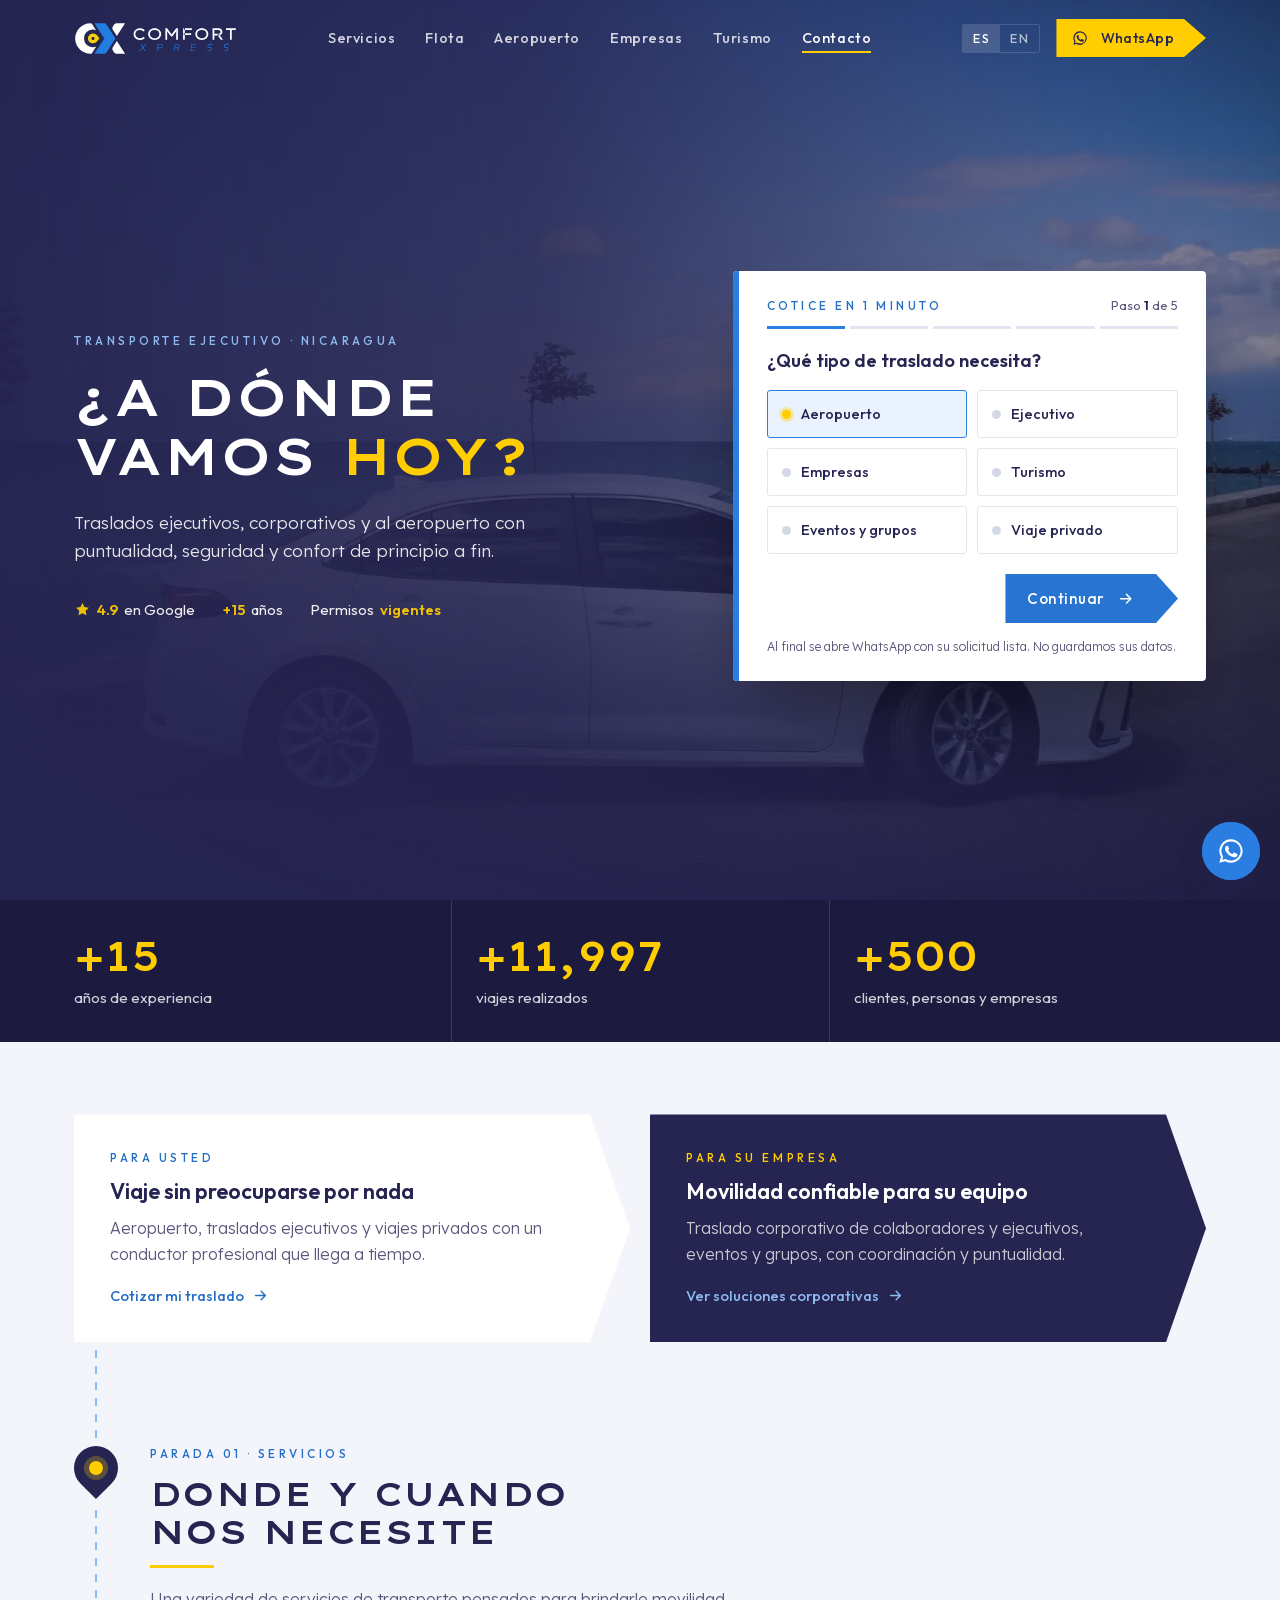
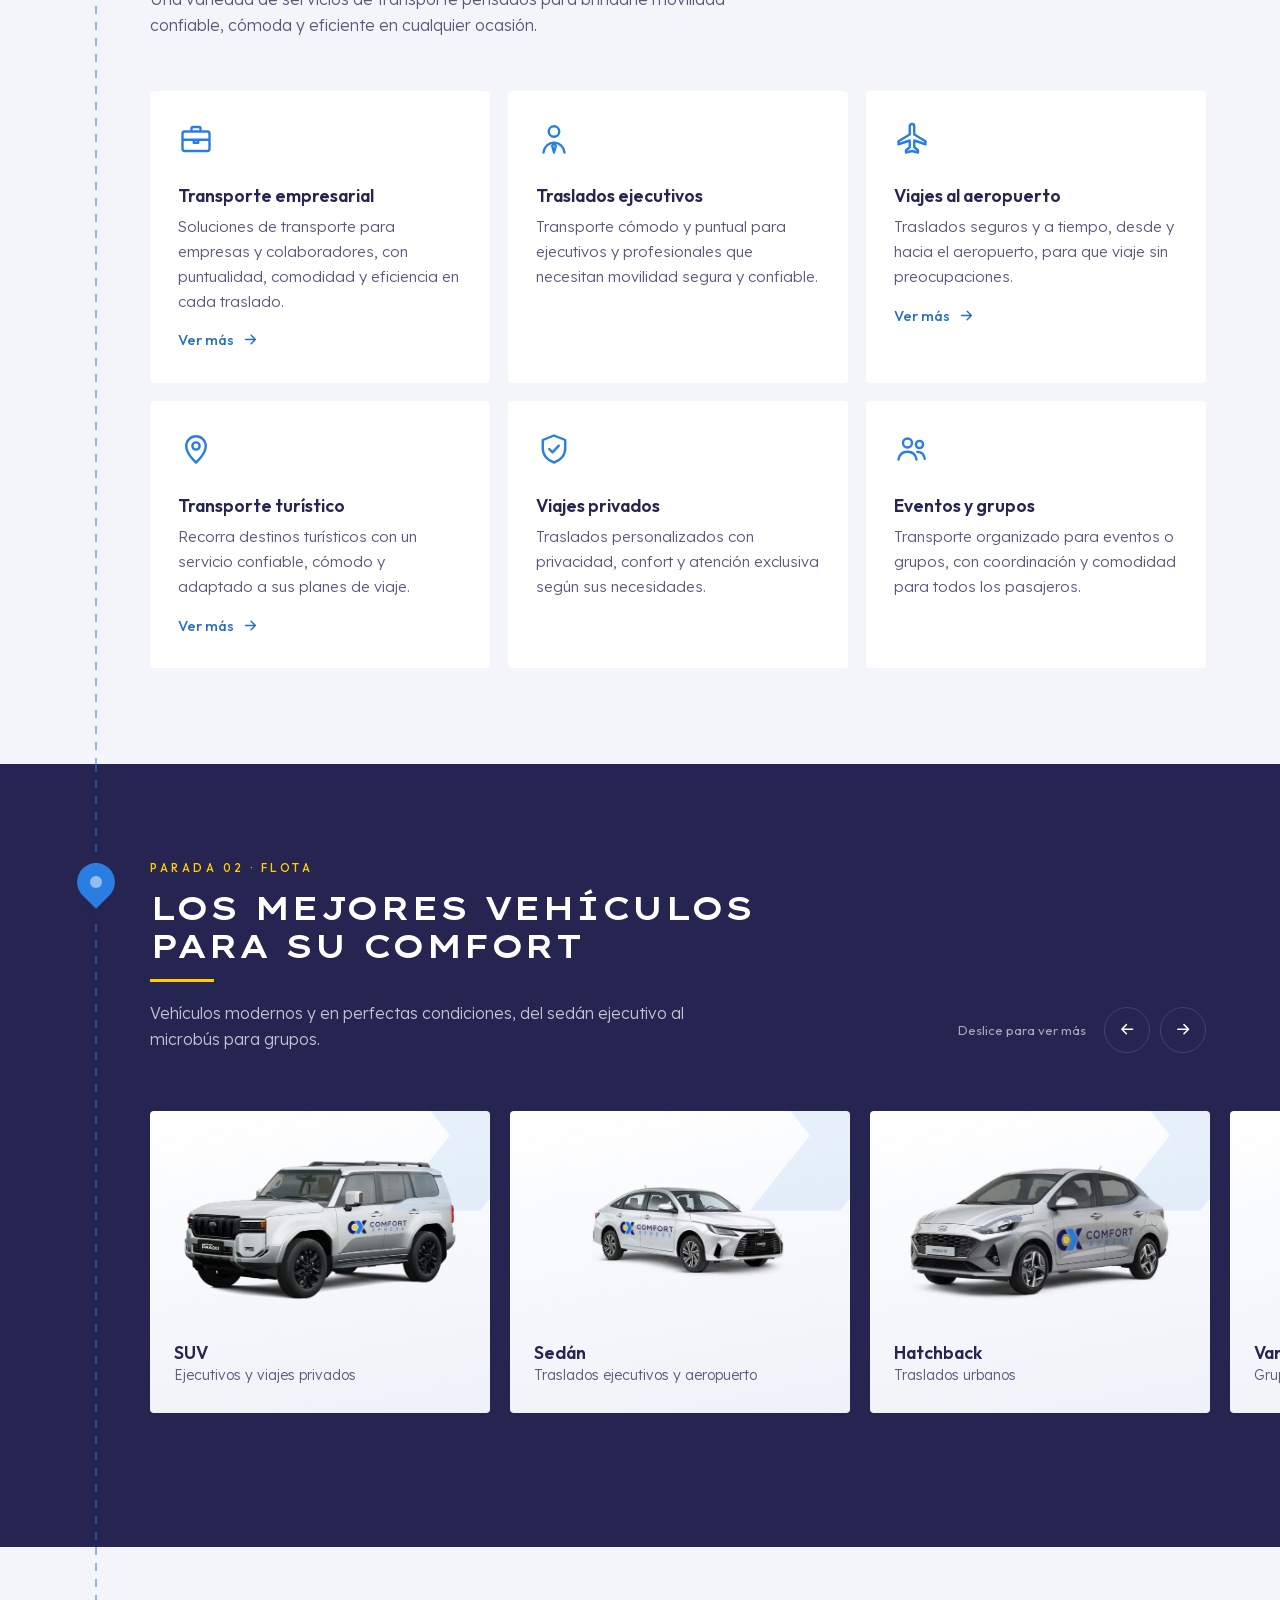
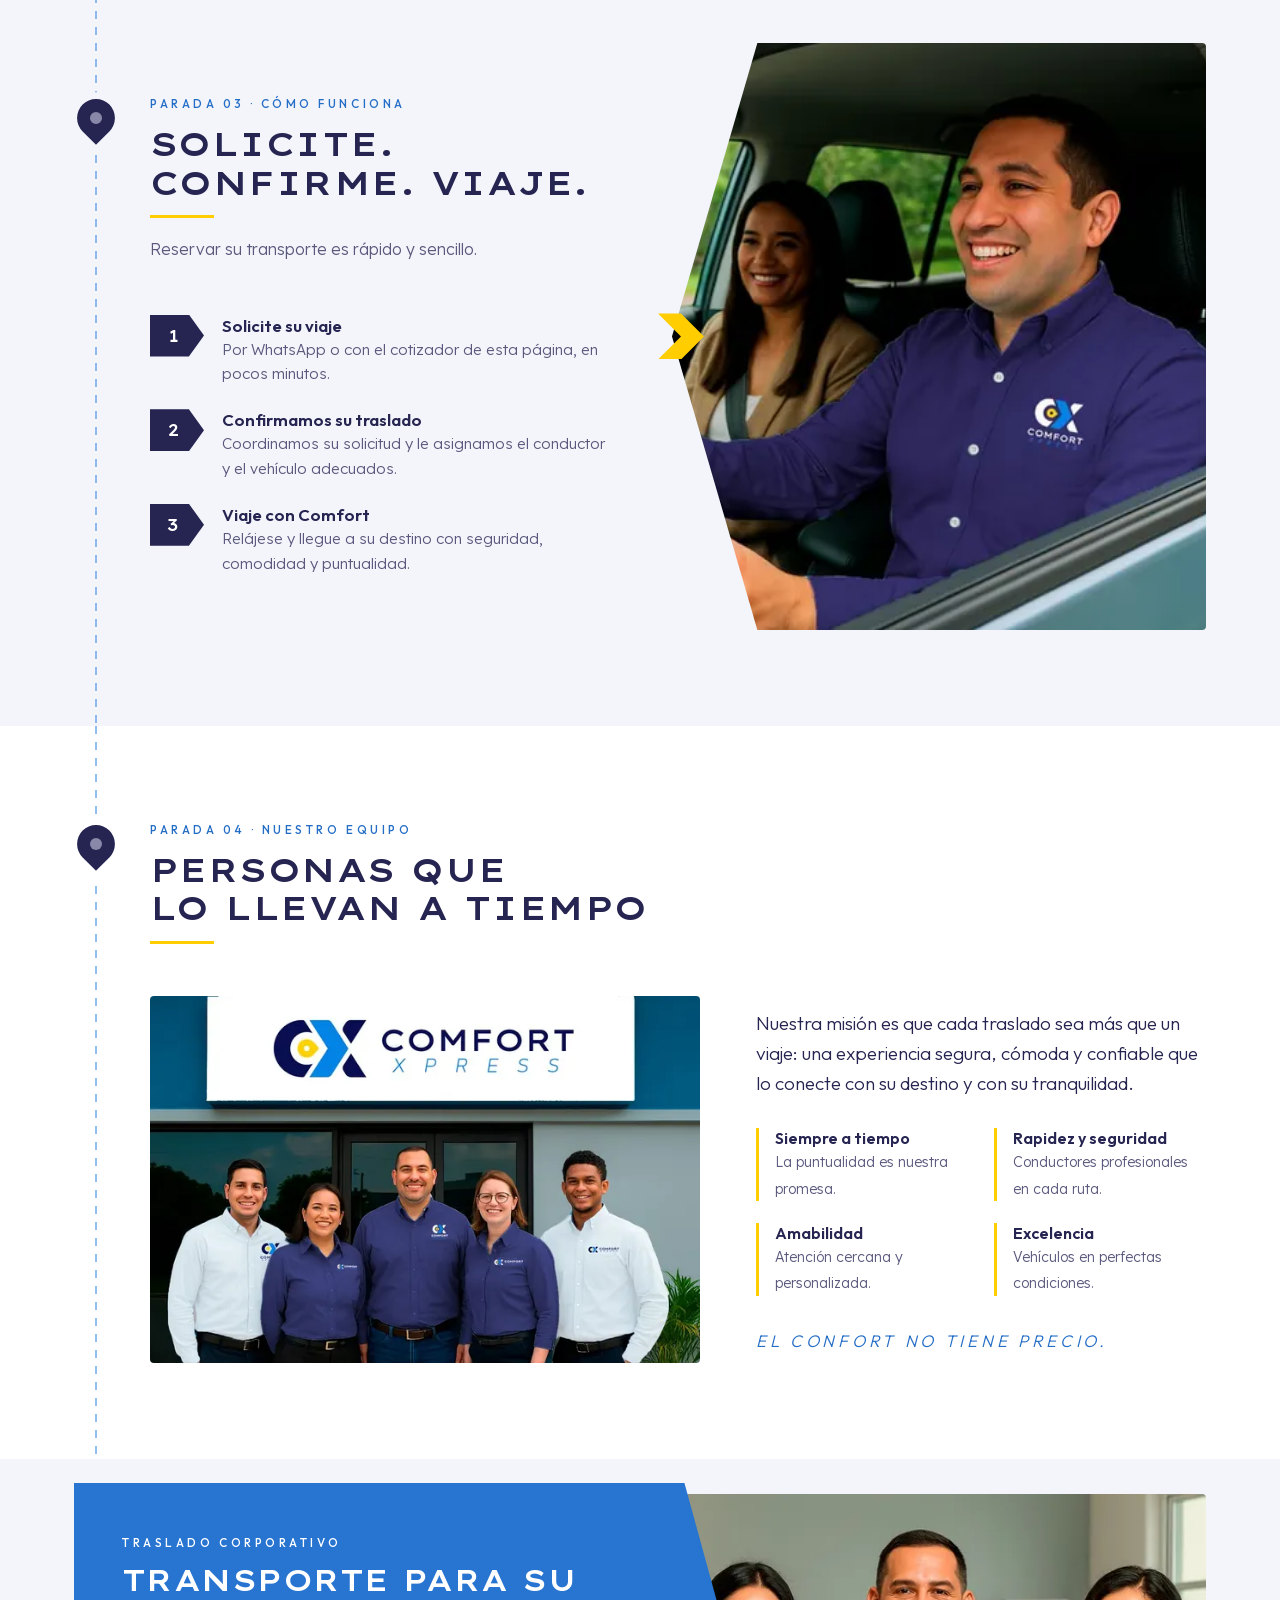
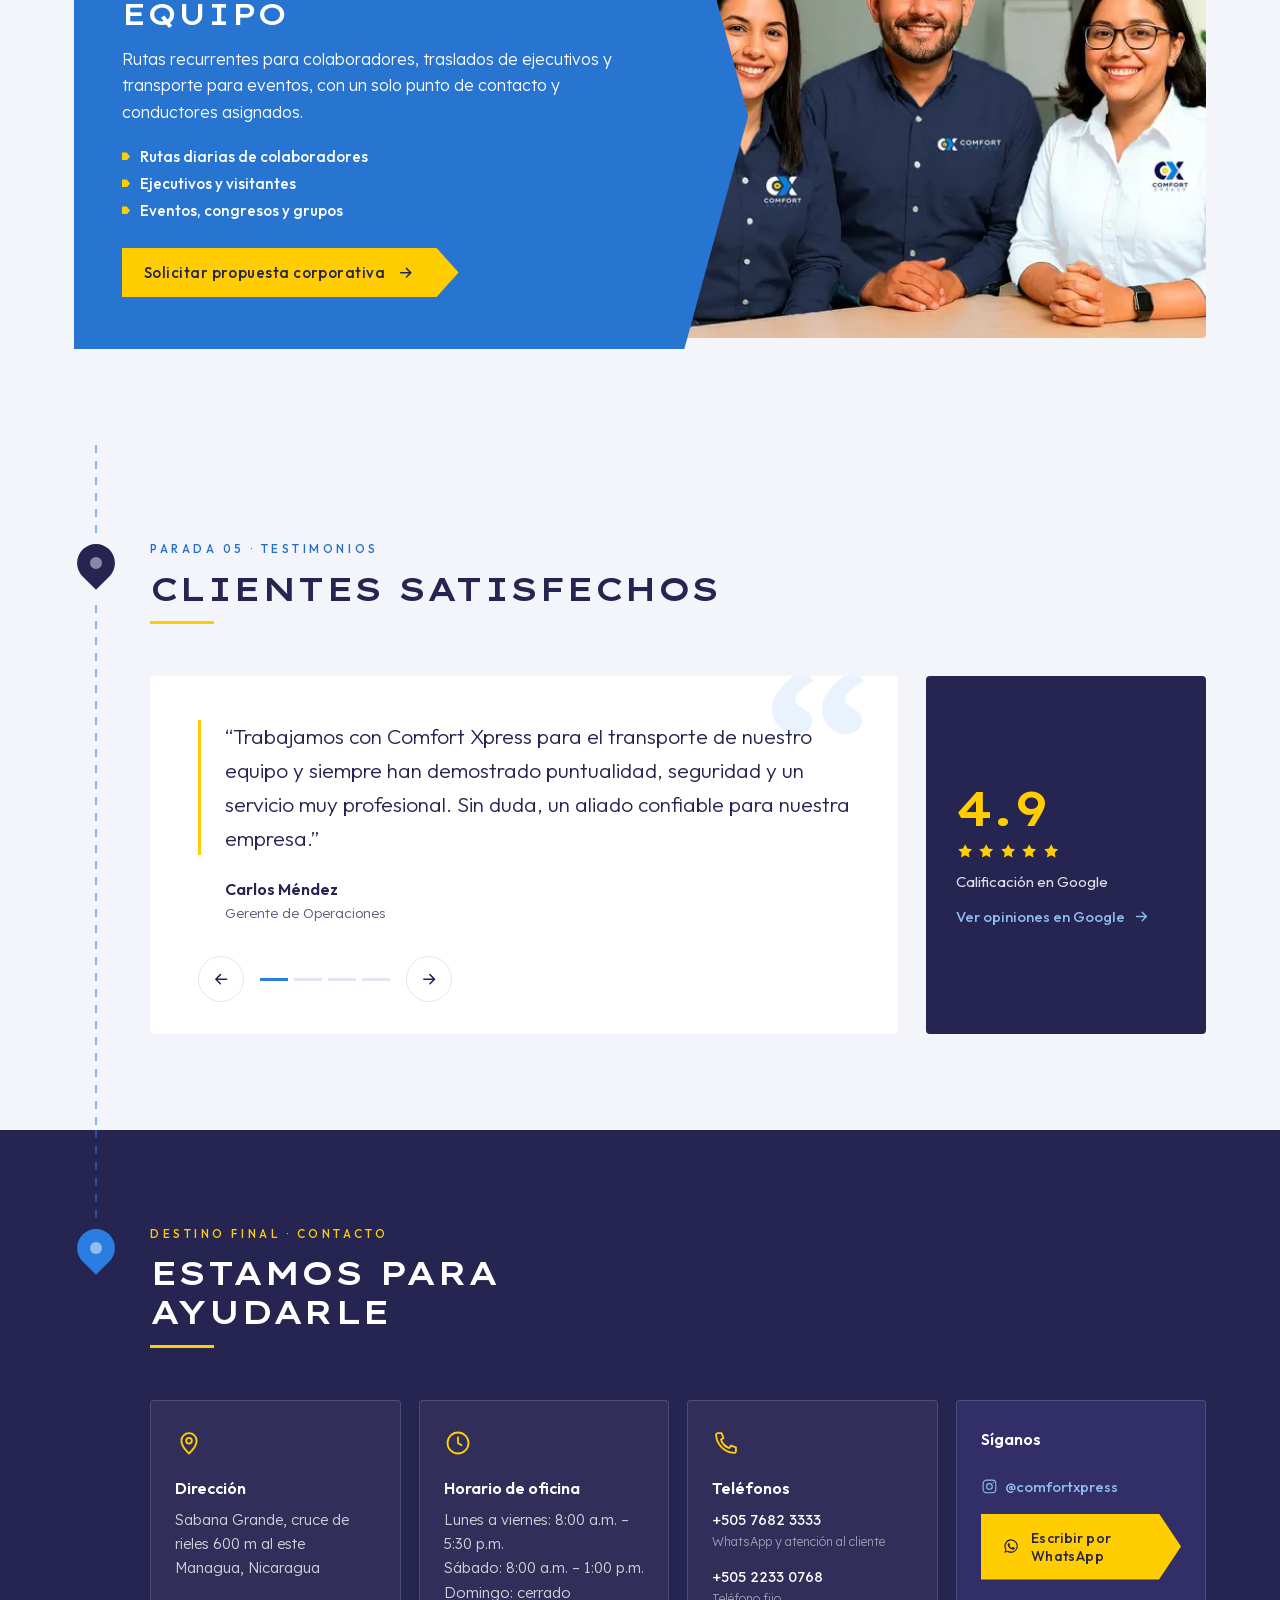
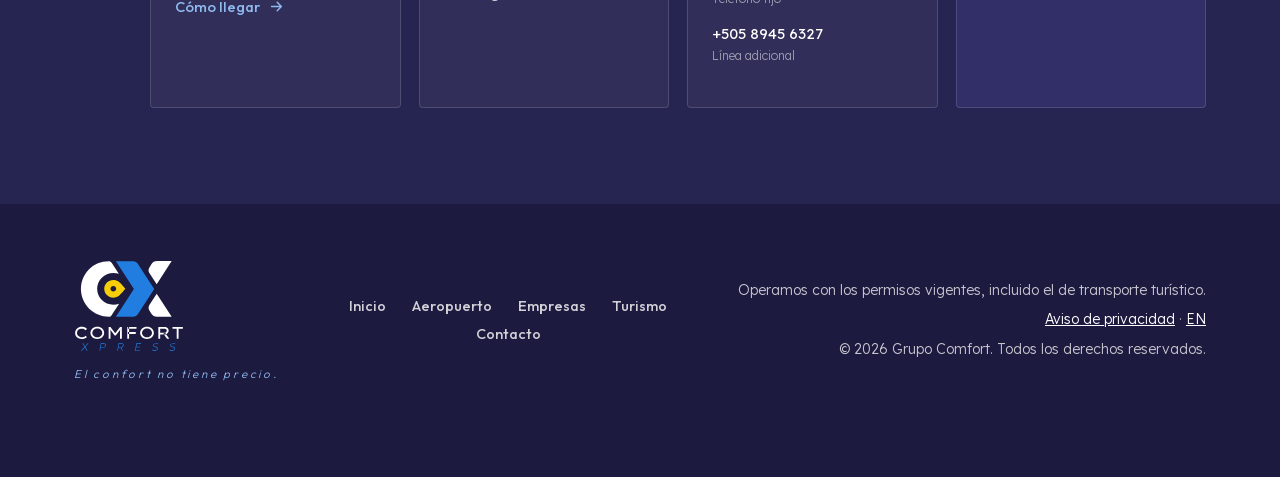
<file: index.html>
<!doctype html>
<html lang="es" class="no-js">
<head>
<meta charset="utf-8">
<meta name="viewport" content="width=device-width, initial-scale=1">
<title>Transporte Ejecutivo y Aeropuerto en Nicaragua | Comfort Xpress</title>
<meta name="description" content="Traslados ejecutivos, corporativos, turísticos y al aeropuerto en Managua y toda Nicaragua. Más de 15 años de experiencia, conductores profesionales y reserva por WhatsApp.">
<meta name="theme-color" content="#262451">
<link rel="canonical" href="https://jorgeeke-source.github.io/comfort-xpress/">
<link rel="alternate" hreflang="es" href="https://jorgeeke-source.github.io/comfort-xpress/">
<link rel="alternate" hreflang="en" href="https://jorgeeke-source.github.io/comfort-xpress/en/">
<link rel="alternate" hreflang="x-default" href="https://jorgeeke-source.github.io/comfort-xpress/">
<meta property="og:type" content="website">
<meta property="og:locale" content="es_NI">
<meta property="og:title" content="Transporte Ejecutivo y Aeropuerto en Nicaragua | Comfort Xpress">
<meta property="og:description" content="Traslados ejecutivos, corporativos, turísticos y al aeropuerto en Managua y toda Nicaragua. Más de 15 años de experiencia, conductores profesionales y reserva por WhatsApp.">
<meta property="og:image" content="https://jorgeeke-source.github.io/comfort-xpress/img/auto-corolla-costa-1200.webp">
<link rel="icon" href="favicon.svg" type="image/svg+xml">
<link rel="apple-touch-icon" href="apple-touch-icon.png">
<link rel="preload" href="fonts/lexend.woff2" as="font" type="font/woff2" crossorigin>
<link rel="preload" href="fonts/lexend-peta.woff2" as="font" type="font/woff2" crossorigin>
<link rel="preload" as="image" href="img/auto-corolla-costa-1200.webp" imagesrcset="img/auto-corolla-costa-640.webp 640w, img/auto-corolla-costa-1200.webp 1200w" imagesizes="100vw">
<link rel="stylesheet" href="css/estilos.css?v=20261024">
<script>document.documentElement.className='js';</script>
<script type="application/ld+json">{"@context": "https://schema.org", "@type": "LocalBusiness", "name": "Comfort Xpress", "description": "Traslados ejecutivos, corporativos, turísticos y al aeropuerto en Managua y toda Nicaragua. Más de 15 años de experiencia, conductores profesionales y reserva por WhatsApp.", "telephone": "+505 7682 3333", "image": "https://jorgeeke-source.github.io/comfort-xpress/img/auto-corolla-costa-1200.webp", "address": {"@type": "PostalAddress", "streetAddress": "Sabana Grande, cruce de rieles 600 m al este", "addressLocality": "Managua", "addressCountry": "NI"}, "openingHoursSpecification": [{"@type": "OpeningHoursSpecification", "dayOfWeek": ["Monday", "Tuesday", "Wednesday", "Thursday", "Friday"], "opens": "08:00", "closes": "17:30"}, {"@type": "OpeningHoursSpecification", "dayOfWeek": "Saturday", "opens": "08:00", "closes": "13:00"}], "sameAs": ["https://www.instagram.com/comfortxpress"], "url": "https://jorgeeke-source.github.io/comfort-xpress/"}</script>
</head>
<body>
<a class="saltar" href="#contenido">Saltar al contenido</a>

<svg width="0" height="0" style="position:absolute" aria-hidden="true">
  <symbol id="i-wa" viewBox="0 0 24 24"><path fill="currentColor" d="M12 2a10 10 0 0 0-8.6 15.1L2 22l5-1.3A10 10 0 1 0 12 2Zm0 18.2a8.2 8.2 0 0 1-4.2-1.2l-.3-.2-3 .8.8-2.9-.2-.3A8.2 8.2 0 1 1 12 20.2Zm4.5-6.1c-.2-.1-1.5-.7-1.7-.8-.2-.1-.4-.1-.6.1l-.8 1c-.1.2-.3.2-.5.1a6.7 6.7 0 0 1-3.3-2.9c-.3-.4.2-.4.7-1.4.1-.2 0-.3 0-.4l-.8-1.8c-.2-.5-.4-.4-.6-.4h-.5a1 1 0 0 0-.7.3 3 3 0 0 0-.9 2.2 5.2 5.2 0 0 0 1.1 2.7 11.8 11.8 0 0 0 4.5 4c1.7.7 2.4.8 3.2.6a2.8 2.8 0 0 0 1.8-1.3c.2-.6.2-1.1.2-1.3-.1-.1-.3-.2-.5-.3Z"/></symbol>
  <symbol id="i-empresa" viewBox="0 0 24 24"><g fill="none" stroke="currentColor" stroke-width="1.6" stroke-linejoin="round"><rect x="3" y="7" width="18" height="13" rx="1.5"/><path d="M9 7V5a1 1 0 0 1 1-1h4a1 1 0 0 1 1 1v2M3 12.5h18M10.5 12.5v2h3v-2"/></g></symbol>
  <symbol id="i-ejecutivo" viewBox="0 0 24 24"><g fill="none" stroke="currentColor" stroke-width="1.6" stroke-linejoin="round" stroke-linecap="round"><circle cx="12" cy="7" r="3.5"/><path d="M5 21c.6-4 3.3-6.5 7-6.5s6.4 2.5 7 6.5"/><path d="m12 14.5 1.2 2.2L12 21l-1.2-4.3z"/></g></symbol>
  <symbol id="i-aeropuerto" viewBox="0 0 24 24"><path fill="none" stroke="currentColor" stroke-width="1.6" stroke-linejoin="round" d="M10.5 3.5c0-.8.7-1.5 1.5-1.5s1.5.7 1.5 1.5V9l7.5 4.5v2L13.5 13v4.5l2.5 2V21L12 20l-4 1v-1.5l2.5-2V13L3 15.5v-2L10.5 9z"/></symbol>
  <symbol id="i-turismo" viewBox="0 0 24 24"><g fill="none" stroke="currentColor" stroke-width="1.6" stroke-linecap="round" stroke-linejoin="round"><path d="M12 21s-6.5-5.6-6.5-11a6.5 6.5 0 0 1 13 0c0 5.4-6.5 11-6.5 11Z"/><circle cx="12" cy="10" r="2.4"/></g></symbol>
  <symbol id="i-privado" viewBox="0 0 24 24"><g fill="none" stroke="currentColor" stroke-width="1.6" stroke-linejoin="round"><path d="M12 3 4.5 6v5.5c0 4.6 3.2 8.2 7.5 9.5 4.3-1.3 7.5-4.9 7.5-9.5V6z"/><path d="m8.8 12 2.2 2.2 4.2-4.4" stroke-linecap="round"/></g></symbol>
  <symbol id="i-grupo" viewBox="0 0 24 24"><g fill="none" stroke="currentColor" stroke-width="1.6" stroke-linecap="round"><circle cx="9" cy="8" r="3"/><circle cx="17" cy="9" r="2.4"/><path d="M3 19c.5-3.3 2.8-5.2 6-5.2s5.5 1.9 6 5.2M15.5 13.9c2.8.1 4.6 1.8 5 4.6"/></g></symbol>
  <symbol id="i-flecha" viewBox="0 0 24 24"><path fill="none" stroke="currentColor" stroke-width="2" stroke-linecap="round" stroke-linejoin="round" d="M5 12h14m-6-6 6 6-6 6"/></symbol>
  <symbol id="i-ig" viewBox="0 0 24 24"><g fill="none" stroke="currentColor" stroke-width="1.6"><rect x="3" y="3" width="18" height="18" rx="5"/><circle cx="12" cy="12" r="4"/><circle cx="17.3" cy="6.7" r=".9" fill="currentColor" stroke="none"/></g></symbol>
  <symbol id="i-pin" viewBox="0 0 24 24"><g fill="none" stroke="currentColor" stroke-width="1.6"><path d="M12 21s-6.5-5.6-6.5-11a6.5 6.5 0 0 1 13 0c0 5.4-6.5 11-6.5 11Z"/><circle cx="12" cy="10" r="2.4"/></g></symbol>
  <symbol id="i-reloj" viewBox="0 0 24 24"><g fill="none" stroke="currentColor" stroke-width="1.6" stroke-linecap="round"><circle cx="12" cy="12" r="9"/><path d="M12 7v5l3 2"/></g></symbol>
  <symbol id="i-tel" viewBox="0 0 24 24"><path fill="none" stroke="currentColor" stroke-width="1.6" stroke-linejoin="round" d="M5 3.5h3.2l1.6 4.2-2.1 1.4a11 11 0 0 0 7.2 7.2l1.4-2.1 4.2 1.6V19a1.5 1.5 0 0 1-1.6 1.5A16.5 16.5 0 0 1 3.5 5.1 1.5 1.5 0 0 1 5 3.5Z"/></symbol>
  <symbol id="i-estrella" viewBox="0 0 24 24"><path fill="currentColor" d="m12 2.8 2.8 5.8 6.3.9-4.6 4.4 1.1 6.3L12 17.2l-5.6 3 1.1-6.3-4.6-4.4 6.3-.9z"/></symbol>
</svg>

<!-- ============ BARRA ============ -->
<header class="barra" id="barra">
  <div class="wrap barra-in">
    <a class="barra-logo" href="./" aria-label="Comfort Xpress">
      <img src="img/cx-horizontal-color-negativo.svg" alt="Comfort Xpress" width="146" height="33">
    </a>
    <nav class="menu" id="menu" aria-label="Principal">
      <a href="#servicios">Servicios</a>
      <a href="#flota">Flota</a>
      <a href="aeropuerto/">Aeropuerto</a>
      <a href="empresas/">Empresas</a>
      <a href="turismo/">Turismo</a>
      <a href="#contacto">Contacto</a>
      <a class="menu-idioma" href="en/" hreflang="en" lang="en">English</a>
    </nav>
    <div class="barra-acciones">
      <div class="idioma" role="group" aria-label="Cambiar idioma a inglés">
        <span class="on" aria-current="true">ES</span>
        <a href="en/" hreflang="en" lang="en">EN</a>
      </div>
      <a class="btn btn-amarillo btn-sm" href="https://wa.me/50576823333?text=Hola%2C%20Comfort%20Xpress.%20Quisiera%20informaci%C3%B3n%20sobre%20sus%20servicios%20de%20transporte." target="_blank" rel="noopener">
        <svg class="ico"><use href="#i-wa"/></svg><span class="solo-escritorio">WhatsApp</span>
      </a>
      <button class="hamburguesa" id="hamburguesa" aria-expanded="false" aria-controls="menu" aria-label="Abrir menú" data-abrir="Abrir menú" data-cerrar="Cerrar menú"><span></span><span></span></button>
    </div>
  </div>
</header>

<main id="contenido">

<!-- ============ HERO ============ -->
<section class="hero" id="inicio">
  <picture class="hero-foto">
    <source type="image/webp" srcset="img/auto-corolla-costa-640.webp 640w, img/auto-corolla-costa-1200.webp 1200w, img/auto-corolla-costa-1600.webp 1600w" sizes="100vw">
    <img src="img/auto-corolla-costa-1200.webp" alt="Sedán blanco de Comfort Xpress en una carretera junto al mar" width="1600" height="1087" fetchpriority="high">
  </picture>
  <div class="hero-velo" aria-hidden="true"></div>
  <div class="wrap hero-grid">
    <div class="hero-txt">
      <p class="etq etq-claro">Transporte ejecutivo · Nicaragua</p>
      <h1 class="titulo hero-titulo">¿A dónde<br>vamos <em>hoy?</em></h1>
      <p class="hero-lead">Traslados ejecutivos, corporativos y al aeropuerto con puntualidad, seguridad y confort de principio a fin.</p>
      <ul class="confianza">
        <li><svg class="ico ico-amarillo"><use href="#i-estrella"/></svg><b>4.9</b> en Google</li>
        <li><b>+15</b> años</li>
        <li>Permisos <b>vigentes</b></li>
      </ul>
    </div>

    <!-- Cotizador -->
    <form class="cotizador" id="cotizador" novalidate aria-labelledby="cot-titulo">
      <div class="cot-cab">
        <p class="etq" id="cot-titulo">Cotice en 1 minuto</p>
        <p class="cot-contador" aria-live="polite"><span>Paso</span> <b id="cot-n">1</b> de 5</p>
      </div>
      <div class="cot-barra" aria-hidden="true"><span></span><span></span><span></span><span></span><span></span></div>

      <div class="cot-fallback">
        <p>Escríbanos por WhatsApp y le cotizamos en minutos.</p>
        <a class="btn" href="https://wa.me/50576823333?text=Hola%2C%20Comfort%20Xpress.%20Quisiera%20informaci%C3%B3n%20sobre%20sus%20servicios%20de%20transporte." target="_blank" rel="noopener"><svg class="ico"><use href="#i-wa"/></svg>Enviar por WhatsApp</a>
      </div>

      <fieldset class="cot-paso activo" data-paso="1">
        <legend class="cot-pregunta">¿Qué tipo de traslado necesita?</legend>
        <div class="cot-opciones">
          <label class="cot-op"><input type="radio" name="servicio" value="Aeropuerto" checked><span><i aria-hidden="true"></i>Aeropuerto</span></label><label class="cot-op"><input type="radio" name="servicio" value="Ejecutivo"><span><i aria-hidden="true"></i>Ejecutivo</span></label><label class="cot-op"><input type="radio" name="servicio" value="Empresas"><span><i aria-hidden="true"></i>Empresas</span></label><label class="cot-op"><input type="radio" name="servicio" value="Turismo"><span><i aria-hidden="true"></i>Turismo</span></label><label class="cot-op"><input type="radio" name="servicio" value="Eventos y grupos"><span><i aria-hidden="true"></i>Eventos y grupos</span></label><label class="cot-op"><input type="radio" name="servicio" value="Viaje privado"><span><i aria-hidden="true"></i>Viaje privado</span></label>
        </div>
      </fieldset>

      <fieldset class="cot-paso" data-paso="2" hidden>
        <legend class="cot-pregunta">¿Cuándo lo necesita?</legend>
        <div class="cot-fila">
          <label class="campo"><span>Fecha</span><input type="date" name="fecha" required></label>
          <label class="campo"><span>Hora</span><input type="time" name="hora" required></label>
        </div>
        <div class="cot-opciones cot-opciones-2">
          <label class="cot-op"><input type="radio" name="tipo" value="Solo ida" checked><span><i aria-hidden="true"></i>Solo ida</span></label>
          <label class="cot-op"><input type="radio" name="tipo" value="Ida y vuelta"><span><i aria-hidden="true"></i>Ida y vuelta</span></label>
        </div>
      </fieldset>

      <fieldset class="cot-paso" data-paso="3" hidden>
        <legend class="cot-pregunta">¿Cuántas personas viajan?</legend>
        <div class="contador">
          <button type="button" class="contador-btn" data-delta="-1" aria-label="Restar un pasajero">−</button>
          <label class="contador-campo"><span class="sr">Pasajeros</span><input type="number" name="pasajeros" value="1" min="1" max="60" inputmode="numeric"></label>
          <button type="button" class="contador-btn" data-delta="1" aria-label="Sumar un pasajero">+</button>
        </div>
        <p class="contador-txt">Pasajeros</p>
      </fieldset>

      <fieldset class="cot-paso" data-paso="4" hidden>
        <legend class="cot-pregunta">¿Desde dónde y hacia dónde?</legend>
        <label class="campo"><span>Origen</span><input type="text" name="origen" placeholder="Ej.: Aeropuerto Augusto C. Sandino" required autocomplete="off"></label>
        <label class="campo"><span>Destino</span><input type="text" name="destino" placeholder="Ej.: Hotel en Managua" required autocomplete="off"></label>
      </fieldset>

      <fieldset class="cot-paso" data-paso="5" hidden>
        <legend class="cot-pregunta">¿A nombre de quién?</legend>
        <label class="campo"><span>Nombre</span><input type="text" name="nombre" required autocomplete="name"></label>
        <label class="campo"><span>Empresa (opcional)</span><input type="text" name="empresa" autocomplete="organization"></label>
      </fieldset>

      <p class="cot-error" id="cot-error" role="alert" hidden>Complete este paso para continuar.</p>

      <div class="cot-acciones">
        <button type="button" class="btn-texto" id="cot-atras" hidden>← Atrás</button>
        <button type="submit" class="btn" id="cot-siguiente"><span>Continuar</span><svg class="ico flecha"><use href="#i-flecha"/></svg></button>
      </div>
      <p class="cot-nota">Al final se abre WhatsApp con su solicitud lista. No guardamos sus datos.</p>
    </form>
  </div>
</section>

<!-- ============ CIFRAS ============ -->
<section class="cifras" aria-label="Comfort Xpress">
  <div class="wrap cifras-in">
    <div class="cifra"><b><span>+</span><span class="cuenta" data-a="15">15</span></b><span>años de experiencia</span></div><div class="cifra"><b><span>+</span><span class="cuenta" data-a="12,000">12,000</span></b><span>viajes realizados</span></div><div class="cifra"><b><span>+</span><span class="cuenta" data-a="500">500</span></b><span>clientes, personas y empresas</span></div>
  </div>
</section>

<!-- ============ DOS CAMINOS ============ -->
<section class="caminos">
  <div class="wrap caminos-in">
    <a class="camino" href="#cotizador" data-servicio="0">
      <p class="etq">Para usted</p>
      <h2 class="camino-titulo">Viaje sin preocuparse por nada</h2>
      <p>Aeropuerto, traslados ejecutivos y viajes privados con un conductor profesional que llega a tiempo.</p>
      <span class="camino-cta">Cotizar mi traslado <svg class="ico flecha"><use href="#i-flecha"/></svg></span>
    </a>
    <a class="camino camino-empresa" href="empresas/">
      <p class="etq">Para su empresa</p>
      <h2 class="camino-titulo">Movilidad confiable para su equipo</h2>
      <p>Traslado corporativo de colaboradores y ejecutivos, eventos y grupos, con coordinación y puntualidad.</p>
      <span class="camino-cta">Ver soluciones corporativas <svg class="ico flecha"><use href="#i-flecha"/></svg></span>
    </a>
  </div>
</section>

<!-- ============ PARADA 01 · SERVICIOS ============ -->
<section class="tramo" id="servicios">
  <div class="wrap">
    <header class="cabeza">
      <span class="pin" aria-hidden="true"></span>
      <div>
        <p class="etq">Parada 01 · Servicios</p>
        <h2 class="titulo subraya">Donde y cuando<br>nos necesite</h2>
        <p class="cabeza-intro">Una variedad de servicios de transporte pensados para brindarle movilidad confiable, cómoda y eficiente en cualquier ocasión.</p>
      </div>
    </header>
    <div class="servicios-grid">
      <article class="servicio aparece">
        <svg class="servicio-ico" aria-hidden="true"><use href="#i-empresa"/></svg>
        <h3>Transporte empresarial</h3>
        <p>Soluciones de transporte para empresas y colaboradores, con puntualidad, comodidad y eficiencia en cada traslado.</p>
        <a class="enlace servicio-enlace" href="empresas/">Ver más <svg class="ico flecha"><use href="#i-flecha"/></svg></a>
      </article><article class="servicio aparece">
        <svg class="servicio-ico" aria-hidden="true"><use href="#i-ejecutivo"/></svg>
        <h3>Traslados ejecutivos</h3>
        <p>Transporte cómodo y puntual para ejecutivos y profesionales que necesitan movilidad segura y confiable.</p>
        
      </article><article class="servicio aparece">
        <svg class="servicio-ico" aria-hidden="true"><use href="#i-aeropuerto"/></svg>
        <h3>Viajes al aeropuerto</h3>
        <p>Traslados seguros y a tiempo, desde y hacia el aeropuerto, para que viaje sin preocupaciones.</p>
        <a class="enlace servicio-enlace" href="aeropuerto/">Ver más <svg class="ico flecha"><use href="#i-flecha"/></svg></a>
      </article><article class="servicio aparece">
        <svg class="servicio-ico" aria-hidden="true"><use href="#i-turismo"/></svg>
        <h3>Transporte turístico</h3>
        <p>Recorra destinos turísticos con un servicio confiable, cómodo y adaptado a sus planes de viaje.</p>
        <a class="enlace servicio-enlace" href="turismo/">Ver más <svg class="ico flecha"><use href="#i-flecha"/></svg></a>
      </article><article class="servicio aparece">
        <svg class="servicio-ico" aria-hidden="true"><use href="#i-privado"/></svg>
        <h3>Viajes privados</h3>
        <p>Traslados personalizados con privacidad, confort y atención exclusiva según sus necesidades.</p>
        
      </article><article class="servicio aparece">
        <svg class="servicio-ico" aria-hidden="true"><use href="#i-grupo"/></svg>
        <h3>Eventos y grupos</h3>
        <p>Transporte organizado para eventos o grupos, con coordinación y comodidad para todos los pasajeros.</p>
        
      </article>
    </div>
  </div>
</section>

<!-- ============ PARADA 02 · FLOTA ============ -->
<section class="tramo tramo-oscuro" id="flota">
  <div class="wrap">
    <header class="cabeza cabeza-fila">
      <span class="pin" aria-hidden="true"></span>
      <div>
        <p class="etq etq-amarillo">Parada 02 · Flota</p>
        <h2 class="titulo subraya">Los mejores vehículos<br>para su comfort</h2>
        <p class="cabeza-intro">Vehículos modernos y en perfectas condiciones, del sedán ejecutivo al microbús para grupos.</p>
      </div>
      <div class="carril-ctrl">
        <span class="carril-ayuda">Deslice para ver más</span>
        <button type="button" class="redondo" data-carril="-1" aria-label="Vehículo anterior"><svg class="ico" style="transform:scaleX(-1)"><use href="#i-flecha"/></svg></button>
        <button type="button" class="redondo" data-carril="1" aria-label="Vehículo siguiente"><svg class="ico"><use href="#i-flecha"/></svg></button>
      </div>
    </header>
  </div>
  <div class="carril" id="carril" tabindex="0" aria-label="Flota">
    <article class="auto">
      <div class="auto-img"><img src="img/vehiculo-suv-toyota-prado-640.webp" alt="SUV blanca con el logo de Comfort Xpress" loading="lazy" width="640" height="420"></div>
      <h3>SUV</h3>
      <p>Ejecutivos y viajes privados</p>
    </article><article class="auto">
      <div class="auto-img"><img src="img/vehiculo-sedan-toyota-640.webp" alt="Sedán blanco con el logo de Comfort Xpress" loading="lazy" width="640" height="420"></div>
      <h3>Sedán</h3>
      <p>Traslados ejecutivos y aeropuerto</p>
    </article><article class="auto">
      <div class="auto-img"><img src="img/vehiculo-hatchback-hyundai-640.webp" alt="Hatchback gris con el logo de Comfort Xpress" loading="lazy" width="640" height="420"></div>
      <h3>Hatchback</h3>
      <p>Traslados urbanos</p>
    </article><article class="auto">
      <div class="auto-img"><img src="img/vehiculo-van-toyota-hiace-640.webp" alt="Van blanca con el logo de Comfort Xpress" loading="lazy" width="640" height="420"></div>
      <h3>Van</h3>
      <p>Grupos y aeropuerto</p>
    </article><article class="auto">
      <div class="auto-img"><img src="img/vehiculo-microbus-toyota-coaster-640.webp" alt="Microbús blanco con el logo de Comfort Xpress" loading="lazy" width="640" height="420"></div>
      <h3>Microbús</h3>
      <p>Eventos y colaboradores</p>
    </article><article class="auto">
      <div class="auto-img"><img src="img/vehiculo-pickup-isuzu-640.webp" alt="Pick-up blanca con el logo de Comfort Xpress" loading="lazy" width="640" height="420"></div>
      <h3>Pick-up</h3>
      <p>Turismo y rutas exigentes</p>
    </article>
  </div>
</section>

<!-- ============ PARADA 03 · CÓMO FUNCIONA ============ -->
<section class="tramo" id="como">
  <div class="wrap como-grid">
    <div>
      <header class="cabeza">
        <span class="pin" aria-hidden="true"></span>
        <div>
          <p class="etq">Parada 03 · Cómo funciona</p>
          <h2 class="titulo subraya">Solicite.<br>Confirme. Viaje.</h2>
          <p class="cabeza-intro">Reservar su transporte es rápido y sencillo.</p>
        </div>
      </header>
      <ol class="pasos">
        <li class="paso aparece"><span class="paso-n">1</span><div><h3>Solicite su viaje</h3><p>Por WhatsApp o con el cotizador de esta página, en pocos minutos.</p></div></li><li class="paso aparece"><span class="paso-n">2</span><div><h3>Confirmamos su traslado</h3><p>Coordinamos su solicitud y le asignamos el conductor y el vehículo adecuados.</p></div></li><li class="paso aparece"><span class="paso-n">3</span><div><h3>Viaje con Comfort</h3><p>Relájese y llegue a su destino con seguridad, comodidad y puntualidad.</p></div></li>
      </ol>
    </div>
    <figure class="foto-chevron aparece">
      <img src="img/conductor-con-pasajera-1200.webp" srcset="img/conductor-con-pasajera-640.webp 640w, img/conductor-con-pasajera-1200.webp 1200w" sizes="(max-width: 860px) 100vw, 560px" alt="Conductor de Comfort Xpress con uniforme llevando a una pasajera" loading="lazy" width="1200" height="800">
    </figure>
  </div>
</section>

<!-- ============ PARADA 04 · EQUIPO ============ -->
<section class="tramo tramo-blanco" id="equipo">
  <div class="wrap">
    <header class="cabeza">
      <span class="pin" aria-hidden="true"></span>
      <div>
        <p class="etq">Parada 04 · Nuestro equipo</p>
        <h2 class="titulo subraya">Personas que<br>lo llevan a tiempo</h2>
      </div>
    </header>
    <div class="equipo-grid">
      <figure class="equipo-foto aparece">
        <img src="img/equipo-frente-a-oficina-1200.webp" srcset="img/equipo-frente-a-oficina-640.webp 640w, img/equipo-frente-a-oficina-1200.webp 1200w" sizes="(max-width: 860px) 100vw, 640px" alt="Equipo de Comfort Xpress con uniforme frente a la oficina" loading="lazy" width="1200" height="800">
      </figure>
      <div class="equipo-txt">
        <p class="equipo-mision">Nuestra misión es que cada traslado sea más que un viaje: una experiencia segura, cómoda y confiable que lo conecte con su destino y con su tranquilidad.</p>
        <ul class="valores">
          <li class="aparece"><b>Siempre a tiempo</b><span>La puntualidad es nuestra promesa.</span></li><li class="aparece"><b>Rapidez y seguridad</b><span>Conductores profesionales en cada ruta.</span></li><li class="aparece"><b>Amabilidad</b><span>Atención cercana y personalizada.</span></li><li class="aparece"><b>Excelencia</b><span>Vehículos en perfectas condiciones.</span></li>
        </ul>
        <p class="lema">El confort no tiene precio.</p>
      </div>
    </div>
  </div>
</section>

<!-- ============ EMPRESAS ============ -->
<section class="empresas" id="empresas">
  <div class="wrap empresas-in">
    <div class="empresas-cinta aparece">
      <p class="etq etq-claro">Traslado corporativo</p>
      <h2 class="titulo">Transporte para su equipo</h2>
      <p>Rutas recurrentes para colaboradores, traslados de ejecutivos y transporte para eventos, con un solo punto de contacto y conductores asignados.</p>
      <ul class="empresas-puntos"><li>Rutas diarias de colaboradores</li><li>Ejecutivos y visitantes</li><li>Eventos, congresos y grupos</li></ul>
      <a class="btn btn-amarillo" href="https://wa.me/50576823333?text=Hola%2C%20Comfort%20Xpress.%20Represento%20a%20una%20empresa%20y%20quisiera%20una%20propuesta%20de%20transporte%20corporativo." target="_blank" rel="noopener"><span>Solicitar propuesta corporativa</span><svg class="ico flecha"><use href="#i-flecha"/></svg></a>
    </div>
    <figure class="empresas-foto">
      <img src="img/equipo-trio-oficina-1200.webp" srcset="img/equipo-trio-oficina-640.webp 640w, img/equipo-trio-oficina-1200.webp 1200w" sizes="(max-width: 860px) 100vw, 600px" alt="Equipo de Comfort Xpress en la oficina" loading="lazy" width="1200" height="800">
    </figure>
  </div>
</section>

<!-- ============ PARADA 05 · TESTIMONIOS ============ -->
<section class="tramo" id="testimonios">
  <div class="wrap">
    <header class="cabeza">
      <span class="pin" aria-hidden="true"></span>
      <div>
        <p class="etq">Parada 05 · Testimonios</p>
        <h2 class="titulo subraya">Clientes satisfechos</h2>
      </div>
    </header>
    <div class="testi-grid">
      <div class="testi" id="testi" aria-roledescription="carousel">
        <div class="testi-pista">
          <figure class="testi-item" aria-roledescription="slide" aria-label="1 / 4">
            <blockquote>“Trabajamos con Comfort Xpress para el transporte de nuestro equipo y siempre han demostrado puntualidad, seguridad y un servicio muy profesional. Sin duda, un aliado confiable para nuestra empresa.”</blockquote>
            <figcaption><b>Carlos Méndez</b><span>Gerente de Operaciones</span></figcaption>
          </figure><figure class="testi-item" aria-roledescription="slide" aria-label="2 / 4">
            <blockquote>“Hemos utilizado Comfort Xpress para eventos corporativos y traslados al aeropuerto. El servicio es eficiente, cómodo y siempre cumplen con los tiempos establecidos.”</blockquote>
            <figcaption><b>Ana Gutiérrez</b><span>Gerente de Recursos Humanos</span></figcaption>
          </figure><figure class="testi-item" aria-roledescription="slide" aria-label="3 / 4">
            <blockquote>“Necesitábamos un servicio de transporte confiable para nuestros ejecutivos y Comfort Xpress superó nuestras expectativas. Puntuales, organizados y con gran atención al cliente.”</blockquote>
            <figcaption><b>Luis Rodríguez</b><span>Director Comercial</span></figcaption>
          </figure><figure class="testi-item" aria-roledescription="slide" aria-label="4 / 4">
            <blockquote>“El servicio es excelente. Los conductores son muy amables y los vehículos siempre están en perfectas condiciones. Comfort Xpress nos brinda tranquilidad en cada traslado.”</blockquote>
            <figcaption><b>María Fernández</b><span>Coordinadora Administrativa</span></figcaption>
          </figure>
        </div>
        <div class="testi-ctrl">
          <button type="button" class="redondo redondo-claro" data-testi="-1" aria-label="Testimonio anterior"><svg class="ico" style="transform:scaleX(-1)"><use href="#i-flecha"/></svg></button>
          <div class="testi-puntos"><button type="button" data-ir="0" aria-label="Ver testimonio 1"></button><button type="button" data-ir="1" aria-label="Ver testimonio 2"></button><button type="button" data-ir="2" aria-label="Ver testimonio 3"></button><button type="button" data-ir="3" aria-label="Ver testimonio 4"></button></div>
          <button type="button" class="redondo redondo-claro" data-testi="1" aria-label="Testimonio siguiente"><svg class="ico"><use href="#i-flecha"/></svg></button>
        </div>
      </div>
      <a class="google" href="https://www.google.com/maps/search/?api=1&amp;query=Comfort+Xpress+Sabana+Grande+Managua" target="_blank" rel="noopener">
        <span class="google-nota">4.9</span>
        <span class="google-estrellas" aria-hidden="true"><svg class="ico"><use href="#i-estrella"/></svg><svg class="ico"><use href="#i-estrella"/></svg><svg class="ico"><use href="#i-estrella"/></svg><svg class="ico"><use href="#i-estrella"/></svg><svg class="ico"><use href="#i-estrella"/></svg></span>
        <span>Calificación en Google</span>
        <span class="camino-cta">Ver opiniones en Google <svg class="ico flecha"><use href="#i-flecha"/></svg></span>
      </a>
    </div>
  </div>
</section>

<!-- ============ DESTINO · CONTACTO ============ -->
<section class="tramo tramo-oscuro tramo-final" id="contacto">
  <div class="wrap">
    <header class="cabeza">
      <span class="pin pin-final" aria-hidden="true"></span>
      <div>
        <p class="etq etq-amarillo">Destino final · Contacto</p>
        <h2 class="titulo subraya">Estamos para<br>ayudarle</h2>
      </div>
    </header>
    <div class="contacto-grid">
      <div class="dato aparece">
        <svg class="ico dato-ico"><use href="#i-pin"/></svg>
        <h3>Dirección</h3>
        <p>Sabana Grande, cruce de rieles 600 m al este<br>Managua, Nicaragua</p>
        <a class="enlace" href="https://www.google.com/maps/search/?api=1&amp;query=Comfort+Xpress+Sabana+Grande+Managua" target="_blank" rel="noopener">Cómo llegar <svg class="ico flecha"><use href="#i-flecha"/></svg></a>
      </div>
      <div class="dato aparece">
        <svg class="ico dato-ico"><use href="#i-reloj"/></svg>
        <h3>Horario de oficina</h3>
        <p>Lunes a viernes: 8:00 a.m. – 5:30 p.m.<br>Sábado: 8:00 a.m. – 1:00 p.m.<br>Domingo: cerrado</p>
      </div>
      <div class="dato aparece">
        <svg class="ico dato-ico"><use href="#i-tel"/></svg>
        <h3>Teléfonos</h3>
        <p><a href="https://wa.me/50576823333" target="_blank" rel="noopener">+505 7682 3333</a><small>WhatsApp y atención al cliente</small></p>
        <p><a href="tel:+50522330768">+505 2233 0768</a><small>Teléfono fijo</small></p>
        <p><a href="tel:+50589456327">+505 8945 6327</a><small>Línea adicional</small></p>
      </div>
      <div class="dato dato-cta aparece">
        <h3>Síganos</h3>
        <a class="enlace" href="https://www.instagram.com/comfortxpress" target="_blank" rel="noopener"><svg class="ico"><use href="#i-ig"/></svg> @comfortxpress</a>
        <a class="btn btn-amarillo" href="https://wa.me/50576823333?text=Hola%2C%20Comfort%20Xpress.%20Quisiera%20informaci%C3%B3n%20sobre%20sus%20servicios%20de%20transporte." target="_blank" rel="noopener"><svg class="ico"><use href="#i-wa"/></svg><span>Escribir por WhatsApp</span></a>
      </div>
    </div>
  </div>
</section>

</main>

<!-- ============ PIE ============ -->
<footer class="pie">
  <div class="wrap pie-in">
    <div class="pie-marca">
      <img src="img/cx-vertical-color-negativo.svg" alt="Comfort Xpress" width="120" height="100" loading="lazy">
      <p class="sub">El confort no tiene precio.</p>
    </div>
    <nav class="pie-nav" aria-label="Pie">
      <a href="./">Inicio</a>
      <a href="aeropuerto/">Aeropuerto</a>
      <a href="empresas/">Empresas</a>
      <a href="turismo/">Turismo</a>
      <a href="#contacto">Contacto</a>
    </nav>
    <div class="pie-legal">
      <p>Operamos con los permisos vigentes, incluido el de transporte turístico.</p>
      <p><a href="privacidad/">Aviso de privacidad</a> · <a href="en/" hreflang="en" lang="en">EN</a></p>
      <p>© 2026 Grupo Comfort. Todos los derechos reservados.</p>
    </div>
  </div>
</footer>

<a class="flotante" href="https://wa.me/50576823333?text=Hola%2C%20Comfort%20Xpress.%20Quisiera%20informaci%C3%B3n%20sobre%20sus%20servicios%20de%20transporte." target="_blank" rel="noopener" aria-label="Escríbanos por WhatsApp">
  <svg class="ico"><use href="#i-wa"/></svg>
</a>

<script type="application/json" id="i18n">{"wa": "50576823333", "lang": "es", "etq": "Cotice en 1 minuto", "paso": "Paso", "de": "de", "p1": "¿Qué tipo de traslado necesita?", "p2": "¿Cuándo lo necesita?", "p3": "¿Cuántas personas viajan?", "p4": "¿Desde dónde y hacia dónde?", "p5": "¿A nombre de quién?", "servicios": ["Aeropuerto", "Ejecutivo", "Empresas", "Turismo", "Eventos y grupos", "Viaje privado"], "fecha": "Fecha", "hora": "Hora", "ida": "Solo ida", "idavuelta": "Ida y vuelta", "pasajeros": "Pasajeros", "menos": "Restar un pasajero", "mas": "Sumar un pasajero", "origen": "Origen", "origen_ph": "Ej.: Aeropuerto Augusto C. Sandino", "destino": "Destino", "destino_ph": "Ej.: Hotel en Managua", "nombre": "Nombre", "empresa": "Empresa (opcional)", "siguiente": "Continuar", "atras": "Atrás", "enviar": "Enviar por WhatsApp", "falta": "Complete este paso para continuar.", "nota": "Al final se abre WhatsApp con su solicitud lista. No guardamos sus datos.", "fallback": "Escríbanos por WhatsApp y le cotizamos en minutos.", "msg_saludo": "Hola, Comfort Xpress. Quiero cotizar un traslado:", "msg_servicio": "Servicio", "msg_fecha": "Fecha", "msg_tipo": "Tipo", "msg_pasajeros": "Pasajeros", "msg_origen": "Origen", "msg_destino": "Destino", "msg_nombre": "Nombre", "msg_empresa": "Empresa"}</script>
<script src="js/main.js?v=20261024" defer></script>
</body>
</html>
</file>
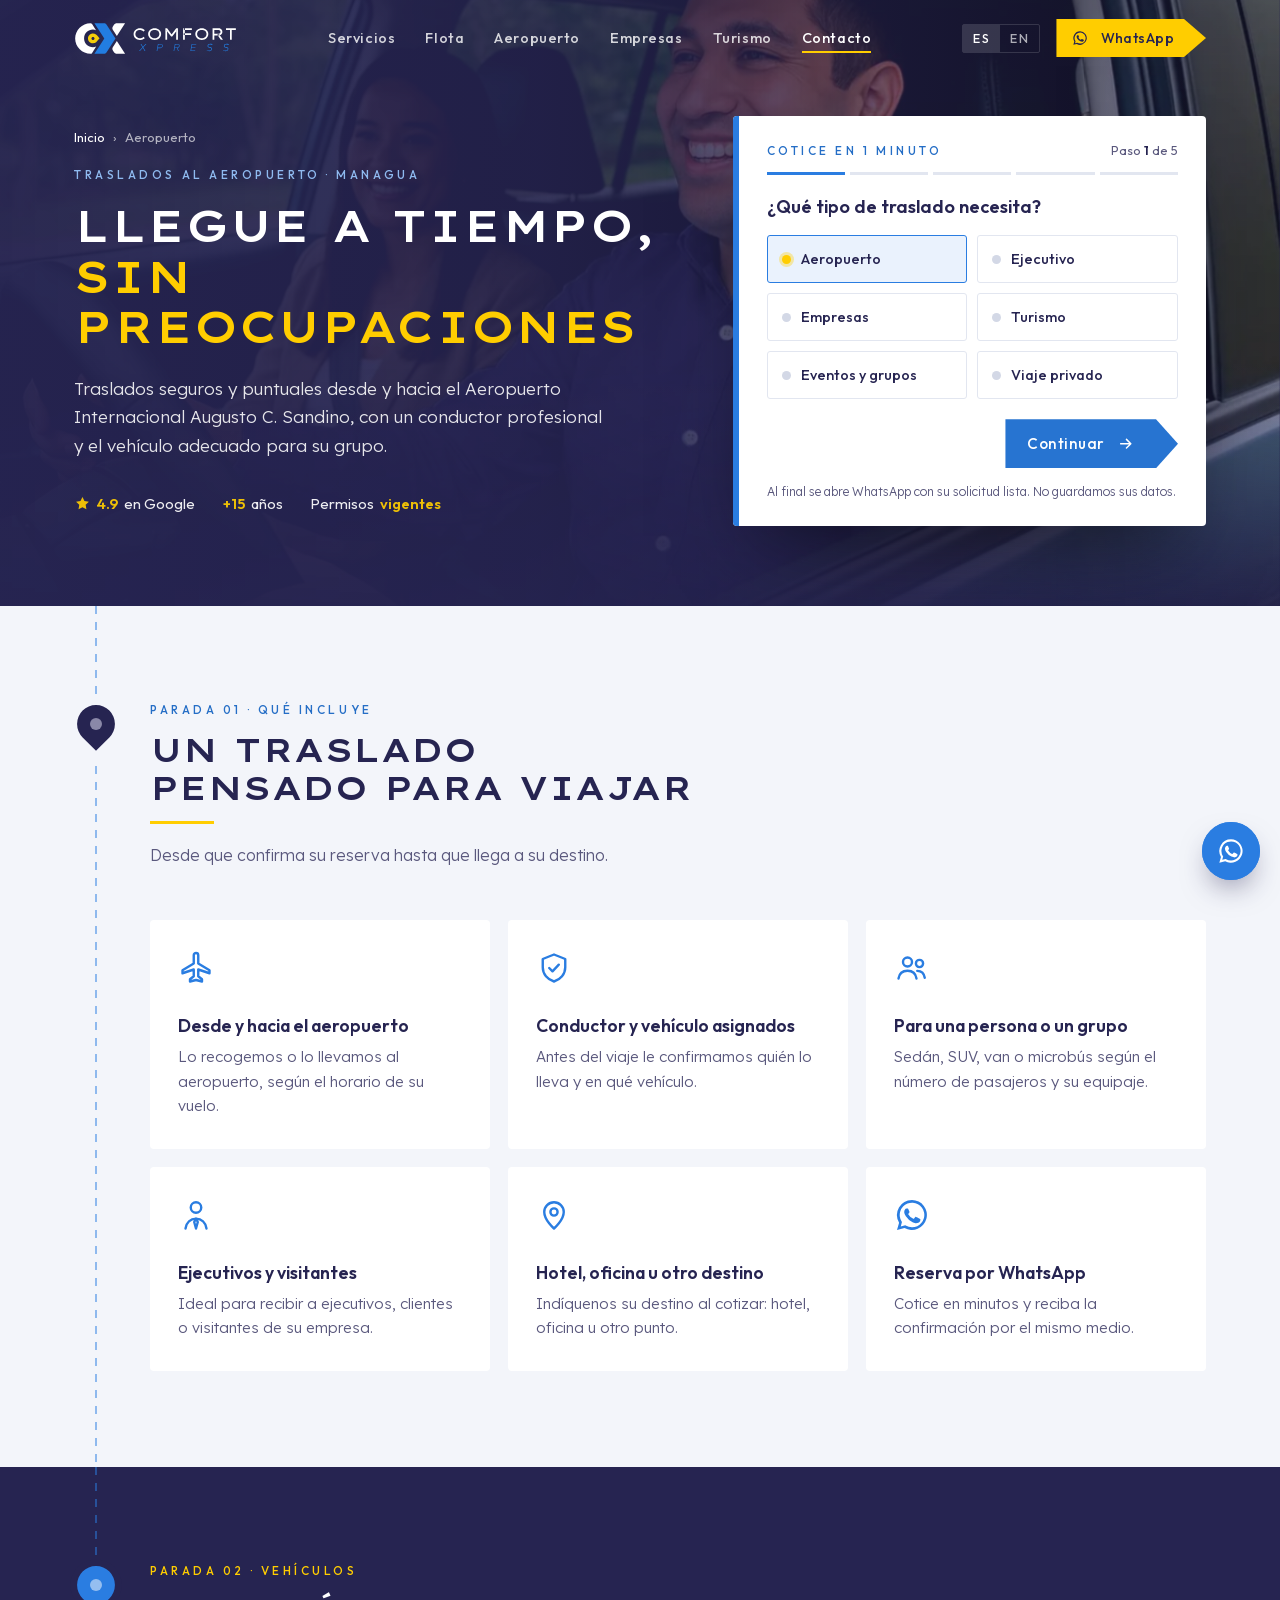
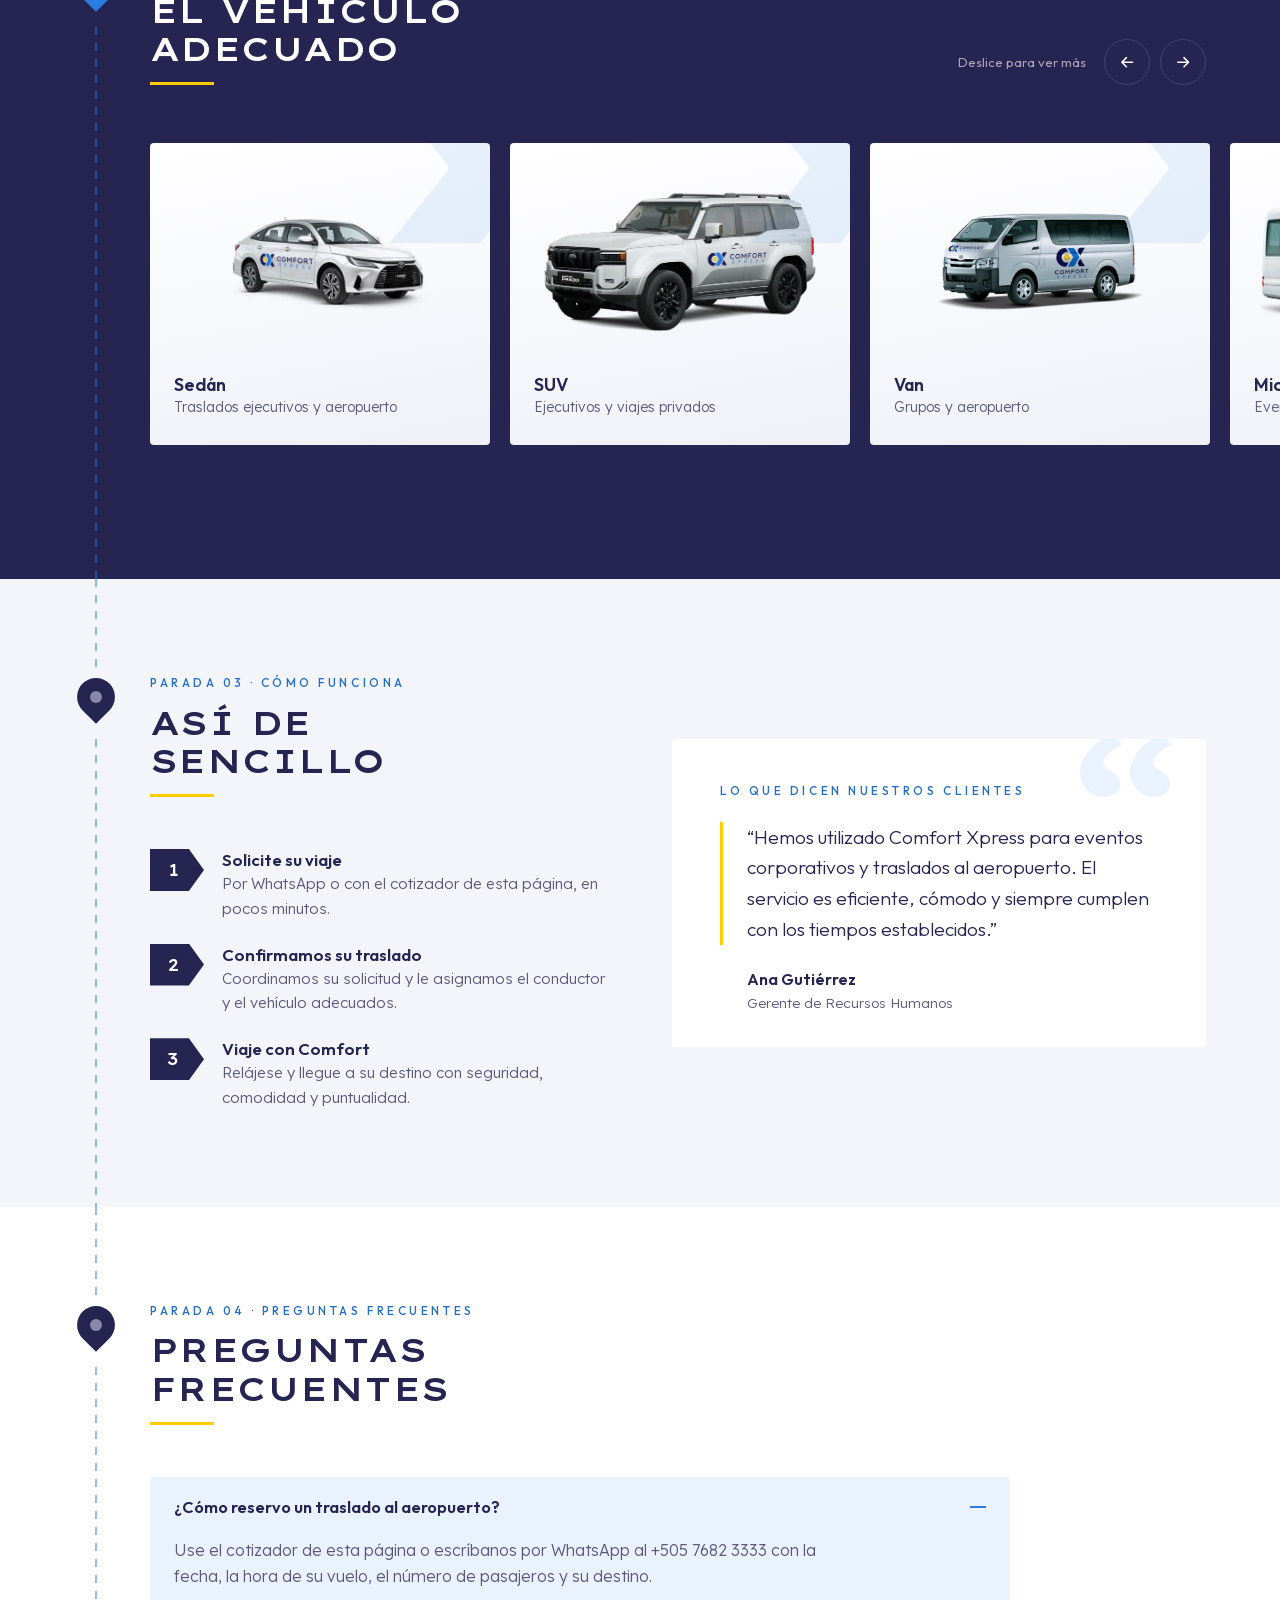
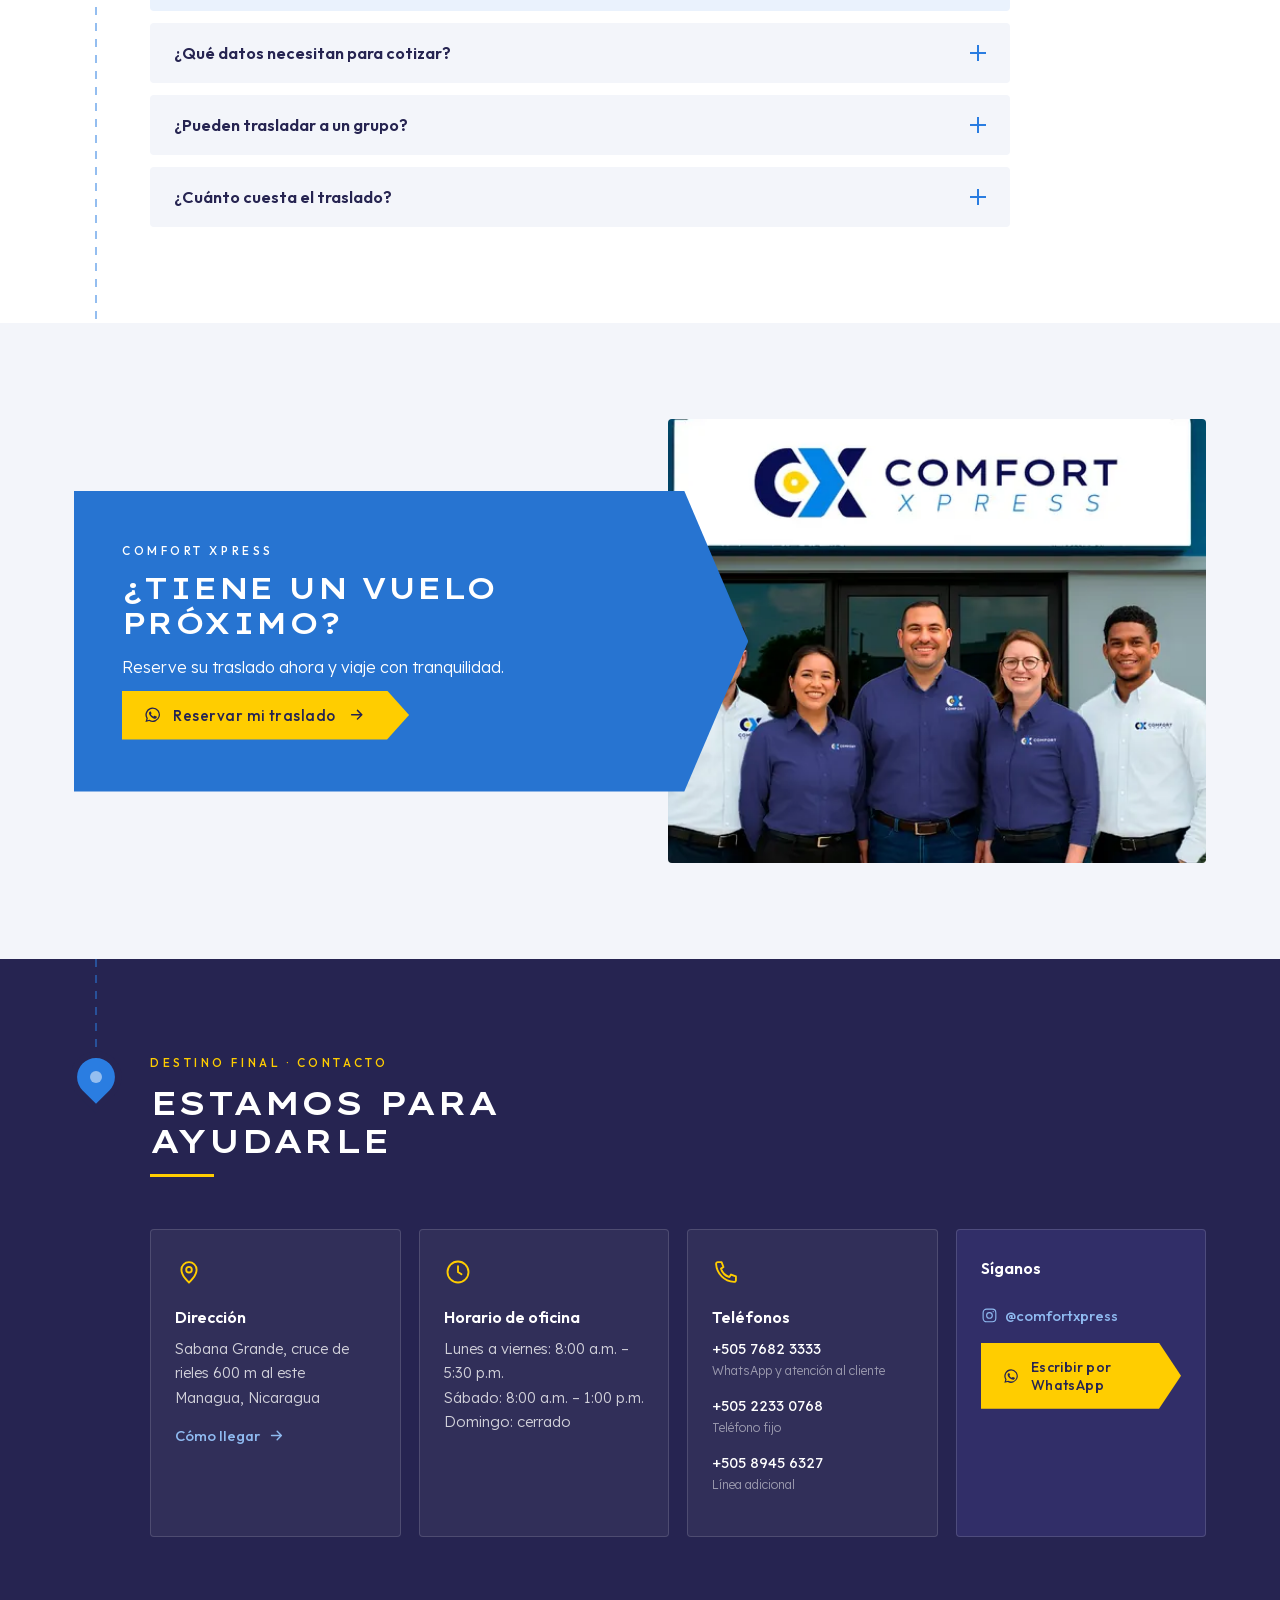
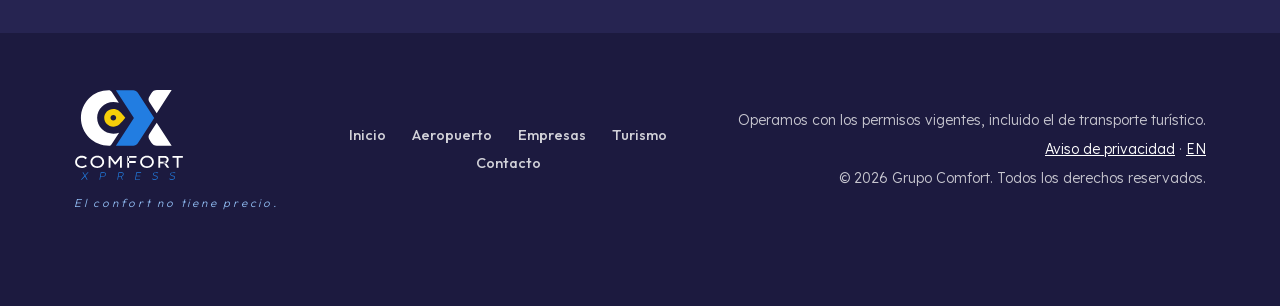
<file: aeropuerto/index.html>
<!doctype html>
<html lang="es" class="no-js">
<head>
<meta charset="utf-8">
<meta name="viewport" content="width=device-width, initial-scale=1">
<title>Traslados al Aeropuerto de Managua | Comfort Xpress</title>
<meta name="description" content="Traslados seguros y puntuales desde y hacia el Aeropuerto Internacional Augusto C. Sandino. Conductores profesionales y vehículos para una persona o grupos. Cotice por WhatsApp.">
<meta name="theme-color" content="#262451">
<link rel="canonical" href="https://jorgeeke-source.github.io/comfort-xpress/aeropuerto/">
<link rel="alternate" hreflang="es" href="https://jorgeeke-source.github.io/comfort-xpress/aeropuerto/">
<link rel="alternate" hreflang="en" href="https://jorgeeke-source.github.io/comfort-xpress/en/airport/">
<link rel="alternate" hreflang="x-default" href="https://jorgeeke-source.github.io/comfort-xpress/aeropuerto/">
<meta property="og:type" content="website">
<meta property="og:locale" content="es_NI">
<meta property="og:title" content="Traslados al Aeropuerto de Managua | Comfort Xpress">
<meta property="og:description" content="Traslados seguros y puntuales desde y hacia el Aeropuerto Internacional Augusto C. Sandino. Conductores profesionales y vehículos para una persona o grupos. Cotice por WhatsApp.">
<meta property="og:image" content="https://jorgeeke-source.github.io/comfort-xpress/img/conductor-con-pasajera-1200.webp">
<link rel="icon" href="../favicon.svg" type="image/svg+xml">
<link rel="apple-touch-icon" href="../apple-touch-icon.png">
<link rel="preload" href="../fonts/lexend.woff2" as="font" type="font/woff2" crossorigin>
<link rel="preload" href="../fonts/lexend-peta.woff2" as="font" type="font/woff2" crossorigin>
<link rel="preload" as="image" href="../img/conductor-con-pasajera-1200.webp" imagesrcset="../img/conductor-con-pasajera-640.webp 640w, ../img/conductor-con-pasajera-1200.webp 1200w" imagesizes="100vw">
<link rel="stylesheet" href="../css/estilos.css?v=20261024">
<script>document.documentElement.className='js';</script>

</head>
<body>
<a class="saltar" href="#contenido">Saltar al contenido</a>

<svg width="0" height="0" style="position:absolute" aria-hidden="true">
  <symbol id="i-wa" viewBox="0 0 24 24"><path fill="currentColor" d="M12 2a10 10 0 0 0-8.6 15.1L2 22l5-1.3A10 10 0 1 0 12 2Zm0 18.2a8.2 8.2 0 0 1-4.2-1.2l-.3-.2-3 .8.8-2.9-.2-.3A8.2 8.2 0 1 1 12 20.2Zm4.5-6.1c-.2-.1-1.5-.7-1.7-.8-.2-.1-.4-.1-.6.1l-.8 1c-.1.2-.3.2-.5.1a6.7 6.7 0 0 1-3.3-2.9c-.3-.4.2-.4.7-1.4.1-.2 0-.3 0-.4l-.8-1.8c-.2-.5-.4-.4-.6-.4h-.5a1 1 0 0 0-.7.3 3 3 0 0 0-.9 2.2 5.2 5.2 0 0 0 1.1 2.7 11.8 11.8 0 0 0 4.5 4c1.7.7 2.4.8 3.2.6a2.8 2.8 0 0 0 1.8-1.3c.2-.6.2-1.1.2-1.3-.1-.1-.3-.2-.5-.3Z"/></symbol>
  <symbol id="i-empresa" viewBox="0 0 24 24"><g fill="none" stroke="currentColor" stroke-width="1.6" stroke-linejoin="round"><rect x="3" y="7" width="18" height="13" rx="1.5"/><path d="M9 7V5a1 1 0 0 1 1-1h4a1 1 0 0 1 1 1v2M3 12.5h18M10.5 12.5v2h3v-2"/></g></symbol>
  <symbol id="i-ejecutivo" viewBox="0 0 24 24"><g fill="none" stroke="currentColor" stroke-width="1.6" stroke-linejoin="round" stroke-linecap="round"><circle cx="12" cy="7" r="3.5"/><path d="M5 21c.6-4 3.3-6.5 7-6.5s6.4 2.5 7 6.5"/><path d="m12 14.5 1.2 2.2L12 21l-1.2-4.3z"/></g></symbol>
  <symbol id="i-aeropuerto" viewBox="0 0 24 24"><path fill="none" stroke="currentColor" stroke-width="1.6" stroke-linejoin="round" d="M10.5 3.5c0-.8.7-1.5 1.5-1.5s1.5.7 1.5 1.5V9l7.5 4.5v2L13.5 13v4.5l2.5 2V21L12 20l-4 1v-1.5l2.5-2V13L3 15.5v-2L10.5 9z"/></symbol>
  <symbol id="i-turismo" viewBox="0 0 24 24"><g fill="none" stroke="currentColor" stroke-width="1.6" stroke-linecap="round" stroke-linejoin="round"><path d="M12 21s-6.5-5.6-6.5-11a6.5 6.5 0 0 1 13 0c0 5.4-6.5 11-6.5 11Z"/><circle cx="12" cy="10" r="2.4"/></g></symbol>
  <symbol id="i-privado" viewBox="0 0 24 24"><g fill="none" stroke="currentColor" stroke-width="1.6" stroke-linejoin="round"><path d="M12 3 4.5 6v5.5c0 4.6 3.2 8.2 7.5 9.5 4.3-1.3 7.5-4.9 7.5-9.5V6z"/><path d="m8.8 12 2.2 2.2 4.2-4.4" stroke-linecap="round"/></g></symbol>
  <symbol id="i-grupo" viewBox="0 0 24 24"><g fill="none" stroke="currentColor" stroke-width="1.6" stroke-linecap="round"><circle cx="9" cy="8" r="3"/><circle cx="17" cy="9" r="2.4"/><path d="M3 19c.5-3.3 2.8-5.2 6-5.2s5.5 1.9 6 5.2M15.5 13.9c2.8.1 4.6 1.8 5 4.6"/></g></symbol>
  <symbol id="i-flecha" viewBox="0 0 24 24"><path fill="none" stroke="currentColor" stroke-width="2" stroke-linecap="round" stroke-linejoin="round" d="M5 12h14m-6-6 6 6-6 6"/></symbol>
  <symbol id="i-ig" viewBox="0 0 24 24"><g fill="none" stroke="currentColor" stroke-width="1.6"><rect x="3" y="3" width="18" height="18" rx="5"/><circle cx="12" cy="12" r="4"/><circle cx="17.3" cy="6.7" r=".9" fill="currentColor" stroke="none"/></g></symbol>
  <symbol id="i-pin" viewBox="0 0 24 24"><g fill="none" stroke="currentColor" stroke-width="1.6"><path d="M12 21s-6.5-5.6-6.5-11a6.5 6.5 0 0 1 13 0c0 5.4-6.5 11-6.5 11Z"/><circle cx="12" cy="10" r="2.4"/></g></symbol>
  <symbol id="i-reloj" viewBox="0 0 24 24"><g fill="none" stroke="currentColor" stroke-width="1.6" stroke-linecap="round"><circle cx="12" cy="12" r="9"/><path d="M12 7v5l3 2"/></g></symbol>
  <symbol id="i-tel" viewBox="0 0 24 24"><path fill="none" stroke="currentColor" stroke-width="1.6" stroke-linejoin="round" d="M5 3.5h3.2l1.6 4.2-2.1 1.4a11 11 0 0 0 7.2 7.2l1.4-2.1 4.2 1.6V19a1.5 1.5 0 0 1-1.6 1.5A16.5 16.5 0 0 1 3.5 5.1 1.5 1.5 0 0 1 5 3.5Z"/></symbol>
  <symbol id="i-estrella" viewBox="0 0 24 24"><path fill="currentColor" d="m12 2.8 2.8 5.8 6.3.9-4.6 4.4 1.1 6.3L12 17.2l-5.6 3 1.1-6.3-4.6-4.4 6.3-.9z"/></symbol>
</svg>

<!-- ============ BARRA ============ -->
<header class="barra" id="barra">
  <div class="wrap barra-in">
    <a class="barra-logo" href=".././" aria-label="Comfort Xpress">
      <img src="../img/cx-horizontal-color-negativo.svg" alt="Comfort Xpress" width="146" height="33">
    </a>
    <nav class="menu" id="menu" aria-label="Principal">
      <a href="../#servicios">Servicios</a>
      <a href="../#flota">Flota</a>
      <a href="../aeropuerto/">Aeropuerto</a>
      <a href="../empresas/">Empresas</a>
      <a href="../turismo/">Turismo</a>
      <a href="#contacto">Contacto</a>
      <a class="menu-idioma" href="../en/airport/" hreflang="en" lang="en">English</a>
    </nav>
    <div class="barra-acciones">
      <div class="idioma" role="group" aria-label="Cambiar idioma a inglés">
        <span class="on" aria-current="true">ES</span>
        <a href="../en/airport/" hreflang="en" lang="en">EN</a>
      </div>
      <a class="btn btn-amarillo btn-sm" href="https://wa.me/50576823333?text=Hola%2C%20Comfort%20Xpress.%20Quisiera%20informaci%C3%B3n%20sobre%20sus%20servicios%20de%20transporte." target="_blank" rel="noopener">
        <svg class="ico"><use href="#i-wa"/></svg><span class="solo-escritorio">WhatsApp</span>
      </a>
      <button class="hamburguesa" id="hamburguesa" aria-expanded="false" aria-controls="menu" aria-label="Abrir menú" data-abrir="Abrir menú" data-cerrar="Cerrar menú"><span></span><span></span></button>
    </div>
  </div>
</header>

<main id="contenido">

<!-- ============ HERO DE SERVICIO ============ -->
<section class="hero hero-sub" id="inicio">
  <picture class="hero-foto">
    <source type="image/webp" srcset="../img/conductor-con-pasajera-640.webp 640w, ../img/conductor-con-pasajera-1200.webp 1200w" sizes="100vw">
    <img src="../img/conductor-con-pasajera-1200.webp" alt="Conductor de Comfort Xpress con uniforme llevando a una pasajera" width="1200" height="800" fetchpriority="high">
  </picture>
  <div class="hero-velo" aria-hidden="true"></div>
  <div class="wrap hero-grid">
    <div class="hero-txt">
      <nav class="migas" aria-label="Breadcrumb"><a href=".././">Inicio</a><span aria-hidden="true">›</span><span aria-current="page">Aeropuerto</span></nav>
      <p class="etq etq-claro">Traslados al aeropuerto · Managua</p>
      <h1 class="titulo hero-titulo">Llegue a tiempo,<br><em>sin preocupaciones</em></h1>
      <p class="hero-lead">Traslados seguros y puntuales desde y hacia el Aeropuerto Internacional Augusto C. Sandino, con un conductor profesional y el vehículo adecuado para su grupo.</p>
      <ul class="confianza">
        <li><svg class="ico ico-amarillo"><use href="#i-estrella"/></svg><b>4.9</b> en Google</li>
        <li><b>+15</b> años</li>
        <li>Permisos <b>vigentes</b></li>
      </ul>
    </div>

    <!-- Cotizador -->
    <form class="cotizador" id="cotizador" novalidate aria-labelledby="cot-titulo">
      <div class="cot-cab">
        <p class="etq" id="cot-titulo">Cotice en 1 minuto</p>
        <p class="cot-contador" aria-live="polite"><span>Paso</span> <b id="cot-n">1</b> de 5</p>
      </div>
      <div class="cot-barra" aria-hidden="true"><span></span><span></span><span></span><span></span><span></span></div>

      <div class="cot-fallback">
        <p>Escríbanos por WhatsApp y le cotizamos en minutos.</p>
        <a class="btn" href="https://wa.me/50576823333?text=Hola%2C%20Comfort%20Xpress.%20Quisiera%20informaci%C3%B3n%20sobre%20sus%20servicios%20de%20transporte." target="_blank" rel="noopener"><svg class="ico"><use href="#i-wa"/></svg>Enviar por WhatsApp</a>
      </div>

      <fieldset class="cot-paso activo" data-paso="1">
        <legend class="cot-pregunta">¿Qué tipo de traslado necesita?</legend>
        <div class="cot-opciones">
          <label class="cot-op"><input type="radio" name="servicio" value="Aeropuerto" checked><span><i aria-hidden="true"></i>Aeropuerto</span></label><label class="cot-op"><input type="radio" name="servicio" value="Ejecutivo"><span><i aria-hidden="true"></i>Ejecutivo</span></label><label class="cot-op"><input type="radio" name="servicio" value="Empresas"><span><i aria-hidden="true"></i>Empresas</span></label><label class="cot-op"><input type="radio" name="servicio" value="Turismo"><span><i aria-hidden="true"></i>Turismo</span></label><label class="cot-op"><input type="radio" name="servicio" value="Eventos y grupos"><span><i aria-hidden="true"></i>Eventos y grupos</span></label><label class="cot-op"><input type="radio" name="servicio" value="Viaje privado"><span><i aria-hidden="true"></i>Viaje privado</span></label>
        </div>
      </fieldset>

      <fieldset class="cot-paso" data-paso="2" hidden>
        <legend class="cot-pregunta">¿Cuándo lo necesita?</legend>
        <div class="cot-fila">
          <label class="campo"><span>Fecha</span><input type="date" name="fecha" required></label>
          <label class="campo"><span>Hora</span><input type="time" name="hora" required></label>
        </div>
        <div class="cot-opciones cot-opciones-2">
          <label class="cot-op"><input type="radio" name="tipo" value="Solo ida" checked><span><i aria-hidden="true"></i>Solo ida</span></label>
          <label class="cot-op"><input type="radio" name="tipo" value="Ida y vuelta"><span><i aria-hidden="true"></i>Ida y vuelta</span></label>
        </div>
      </fieldset>

      <fieldset class="cot-paso" data-paso="3" hidden>
        <legend class="cot-pregunta">¿Cuántas personas viajan?</legend>
        <div class="contador">
          <button type="button" class="contador-btn" data-delta="-1" aria-label="Restar un pasajero">−</button>
          <label class="contador-campo"><span class="sr">Pasajeros</span><input type="number" name="pasajeros" value="1" min="1" max="60" inputmode="numeric"></label>
          <button type="button" class="contador-btn" data-delta="1" aria-label="Sumar un pasajero">+</button>
        </div>
        <p class="contador-txt">Pasajeros</p>
      </fieldset>

      <fieldset class="cot-paso" data-paso="4" hidden>
        <legend class="cot-pregunta">¿Desde dónde y hacia dónde?</legend>
        <label class="campo"><span>Origen</span><input type="text" name="origen" placeholder="Ej.: Aeropuerto Augusto C. Sandino" required autocomplete="off"></label>
        <label class="campo"><span>Destino</span><input type="text" name="destino" placeholder="Ej.: Hotel en Managua" required autocomplete="off"></label>
      </fieldset>

      <fieldset class="cot-paso" data-paso="5" hidden>
        <legend class="cot-pregunta">¿A nombre de quién?</legend>
        <label class="campo"><span>Nombre</span><input type="text" name="nombre" required autocomplete="name"></label>
        <label class="campo"><span>Empresa (opcional)</span><input type="text" name="empresa" autocomplete="organization"></label>
      </fieldset>

      <p class="cot-error" id="cot-error" role="alert" hidden>Complete este paso para continuar.</p>

      <div class="cot-acciones">
        <button type="button" class="btn-texto" id="cot-atras" hidden>← Atrás</button>
        <button type="submit" class="btn" id="cot-siguiente"><span>Continuar</span><svg class="ico flecha"><use href="#i-flecha"/></svg></button>
      </div>
      <p class="cot-nota">Al final se abre WhatsApp con su solicitud lista. No guardamos sus datos.</p>
    </form>
  </div>
</section>

<!-- ============ PARADA 01 · QUÉ INCLUYE ============ -->
<section class="tramo" id="servicios">
  <div class="wrap">
    <header class="cabeza">
      <span class="pin" aria-hidden="true"></span>
      <div>
        <p class="etq">Parada 01 · Qué incluye</p>
        <h2 class="titulo subraya">Un traslado<br>pensado para viajar</h2>
        <p class="cabeza-intro">Desde que confirma su reserva hasta que llega a su destino.</p>
      </div>
    </header>
    <div class="servicios-grid">
      <article class="servicio aparece">
        <svg class="servicio-ico" aria-hidden="true"><use href="#i-aeropuerto"/></svg>
        <h3>Desde y hacia el aeropuerto</h3>
        <p>Lo recogemos o lo llevamos al aeropuerto, según el horario de su vuelo.</p>
      </article><article class="servicio aparece">
        <svg class="servicio-ico" aria-hidden="true"><use href="#i-privado"/></svg>
        <h3>Conductor y vehículo asignados</h3>
        <p>Antes del viaje le confirmamos quién lo lleva y en qué vehículo.</p>
      </article><article class="servicio aparece">
        <svg class="servicio-ico" aria-hidden="true"><use href="#i-grupo"/></svg>
        <h3>Para una persona o un grupo</h3>
        <p>Sedán, SUV, van o microbús según el número de pasajeros y su equipaje.</p>
      </article><article class="servicio aparece">
        <svg class="servicio-ico" aria-hidden="true"><use href="#i-ejecutivo"/></svg>
        <h3>Ejecutivos y visitantes</h3>
        <p>Ideal para recibir a ejecutivos, clientes o visitantes de su empresa.</p>
      </article><article class="servicio aparece">
        <svg class="servicio-ico" aria-hidden="true"><use href="#i-turismo"/></svg>
        <h3>Hotel, oficina u otro destino</h3>
        <p>Indíquenos su destino al cotizar: hotel, oficina u otro punto.</p>
      </article><article class="servicio aparece">
        <svg class="servicio-ico" aria-hidden="true"><use href="#i-wa"/></svg>
        <h3>Reserva por WhatsApp</h3>
        <p>Cotice en minutos y reciba la confirmación por el mismo medio.</p>
      </article>
    </div>
  </div>
</section>

<!-- ============ PARADA 02 · VEHÍCULOS ============ -->
<section class="tramo tramo-oscuro" id="flota">
  <div class="wrap">
    <header class="cabeza cabeza-fila">
      <span class="pin" aria-hidden="true"></span>
      <div>
        <p class="etq etq-amarillo">Parada 02 · Vehículos</p>
        <h2 class="titulo subraya">El vehículo<br>adecuado</h2>
      </div>
      <div class="carril-ctrl">
        <span class="carril-ayuda">Deslice para ver más</span>
        <button type="button" class="redondo" data-carril="-1" aria-label="Vehículo anterior"><svg class="ico" style="transform:scaleX(-1)"><use href="#i-flecha"/></svg></button>
        <button type="button" class="redondo" data-carril="1" aria-label="Vehículo siguiente"><svg class="ico"><use href="#i-flecha"/></svg></button>
      </div>
    </header>
  </div>
  <div class="carril" id="carril" tabindex="0" aria-label="Flota">
    <article class="auto">
      <div class="auto-img"><img src="../img/vehiculo-sedan-toyota-640.webp" alt="Sedán blanco con el logo de Comfort Xpress" loading="lazy" width="640" height="420"></div>
      <h3>Sedán</h3>
      <p>Traslados ejecutivos y aeropuerto</p>
    </article><article class="auto">
      <div class="auto-img"><img src="../img/vehiculo-suv-toyota-prado-640.webp" alt="SUV blanca con el logo de Comfort Xpress" loading="lazy" width="640" height="420"></div>
      <h3>SUV</h3>
      <p>Ejecutivos y viajes privados</p>
    </article><article class="auto">
      <div class="auto-img"><img src="../img/vehiculo-van-toyota-hiace-640.webp" alt="Van blanca con el logo de Comfort Xpress" loading="lazy" width="640" height="420"></div>
      <h3>Van</h3>
      <p>Grupos y aeropuerto</p>
    </article><article class="auto">
      <div class="auto-img"><img src="../img/vehiculo-microbus-toyota-coaster-640.webp" alt="Microbús blanco con el logo de Comfort Xpress" loading="lazy" width="640" height="420"></div>
      <h3>Microbús</h3>
      <p>Eventos y colaboradores</p>
    </article>
  </div>
</section>

<!-- ============ PARADA 03 · CÓMO FUNCIONA ============ -->
<section class="tramo" id="como">
  <div class="wrap como-grid">
    <div>
      <header class="cabeza">
        <span class="pin" aria-hidden="true"></span>
        <div>
          <p class="etq">Parada 03 · Cómo funciona</p>
          <h2 class="titulo subraya">Así de<br>sencillo</h2>
        </div>
      </header>
      <ol class="pasos">
        <li class="paso aparece"><span class="paso-n">1</span><div><h3>Solicite su viaje</h3><p>Por WhatsApp o con el cotizador de esta página, en pocos minutos.</p></div></li><li class="paso aparece"><span class="paso-n">2</span><div><h3>Confirmamos su traslado</h3><p>Coordinamos su solicitud y le asignamos el conductor y el vehículo adecuados.</p></div></li><li class="paso aparece"><span class="paso-n">3</span><div><h3>Viaje con Comfort</h3><p>Relájese y llegue a su destino con seguridad, comodidad y puntualidad.</p></div></li>
      </ol>
    </div>
    <figure class="testi testi-solo aparece">
      <p class="etq">Lo que dicen nuestros clientes</p>
      <blockquote>“Hemos utilizado Comfort Xpress para eventos corporativos y traslados al aeropuerto. El servicio es eficiente, cómodo y siempre cumplen con los tiempos establecidos.”</blockquote>
      <figcaption><b>Ana Gutiérrez</b><span>Gerente de Recursos Humanos</span></figcaption>
    </figure>
  </div>
</section>

<!-- ============ PARADA 04 · PREGUNTAS ============ -->
<section class="tramo tramo-blanco" id="preguntas">
  <div class="wrap">
    <header class="cabeza">
      <span class="pin" aria-hidden="true"></span>
      <div>
        <p class="etq">Parada 04 · Preguntas frecuentes</p>
        <h2 class="titulo subraya">Preguntas<br>frecuentes</h2>
      </div>
    </header>
    <div class="faq">
      <details class="faq-item aparece" open>
        <summary>¿Cómo reservo un traslado al aeropuerto?<span class="faq-mas" aria-hidden="true"></span></summary>
        <p>Use el cotizador de esta página o escríbanos por WhatsApp al +505 7682 3333 con la fecha, la hora de su vuelo, el número de pasajeros y su destino.</p>
      </details><details class="faq-item aparece">
        <summary>¿Qué datos necesitan para cotizar?<span class="faq-mas" aria-hidden="true"></span></summary>
        <p>El tipo de traslado, la fecha y la hora, el número de pasajeros, el punto de origen y el destino. Con eso le enviamos la cotización.</p>
      </details><details class="faq-item aparece">
        <summary>¿Pueden trasladar a un grupo?<span class="faq-mas" aria-hidden="true"></span></summary>
        <p>Sí. Contamos con vans y microbuses para grupos, además de sedanes y SUV para viajes individuales o ejecutivos.</p>
      </details><details class="faq-item aparece">
        <summary>¿Cuánto cuesta el traslado?<span class="faq-mas" aria-hidden="true"></span></summary>
        <p>Cada traslado se cotiza según la ruta, la fecha y el número de pasajeros. Solicite su cotización sin compromiso.</p>
      </details>
    </div>
  </div>
</section>

<!-- ============ LLAMADO A LA ACCIÓN ============ -->
<section class="empresas" id="reservar">
  <div class="wrap empresas-in">
    <div class="empresas-cinta aparece">
      <p class="etq etq-claro">Comfort Xpress</p>
      <h2 class="titulo">¿Tiene un vuelo próximo?</h2>
      <p>Reserve su traslado ahora y viaje con tranquilidad.</p>
      <p class="cta-espacio"></p>
      <a class="btn btn-amarillo" href="https://wa.me/50576823333?text=Hola%2C%20Comfort%20Xpress.%20Quisiera%20cotizar%20un%20traslado%20al%20aeropuerto." target="_blank" rel="noopener"><svg class="ico"><use href="#i-wa"/></svg><span>Reservar mi traslado</span><svg class="ico flecha"><use href="#i-flecha"/></svg></a>
    </div>
    <figure class="empresas-foto">
      <img src="../img/equipo-frente-a-oficina-1200.webp" srcset="../img/equipo-frente-a-oficina-640.webp 640w, ../img/equipo-frente-a-oficina-1200.webp 1200w" sizes="(max-width: 860px) 100vw, 600px" alt="Equipo de Comfort Xpress frente a la oficina" loading="lazy" width="1200" height="800">
    </figure>
  </div>
</section>

<!-- ============ DESTINO · CONTACTO ============ -->
<section class="tramo tramo-oscuro tramo-final" id="contacto">
  <div class="wrap">
    <header class="cabeza">
      <span class="pin pin-final" aria-hidden="true"></span>
      <div>
        <p class="etq etq-amarillo">Destino final · Contacto</p>
        <h2 class="titulo subraya">Estamos para<br>ayudarle</h2>
      </div>
    </header>
    <div class="contacto-grid">
      <div class="dato aparece">
        <svg class="ico dato-ico"><use href="#i-pin"/></svg>
        <h3>Dirección</h3>
        <p>Sabana Grande, cruce de rieles 600 m al este<br>Managua, Nicaragua</p>
        <a class="enlace" href="https://www.google.com/maps/search/?api=1&amp;query=Comfort+Xpress+Sabana+Grande+Managua" target="_blank" rel="noopener">Cómo llegar <svg class="ico flecha"><use href="#i-flecha"/></svg></a>
      </div>
      <div class="dato aparece">
        <svg class="ico dato-ico"><use href="#i-reloj"/></svg>
        <h3>Horario de oficina</h3>
        <p>Lunes a viernes: 8:00 a.m. – 5:30 p.m.<br>Sábado: 8:00 a.m. – 1:00 p.m.<br>Domingo: cerrado</p>
      </div>
      <div class="dato aparece">
        <svg class="ico dato-ico"><use href="#i-tel"/></svg>
        <h3>Teléfonos</h3>
        <p><a href="https://wa.me/50576823333" target="_blank" rel="noopener">+505 7682 3333</a><small>WhatsApp y atención al cliente</small></p>
        <p><a href="tel:+50522330768">+505 2233 0768</a><small>Teléfono fijo</small></p>
        <p><a href="tel:+50589456327">+505 8945 6327</a><small>Línea adicional</small></p>
      </div>
      <div class="dato dato-cta aparece">
        <h3>Síganos</h3>
        <a class="enlace" href="https://www.instagram.com/comfortxpress" target="_blank" rel="noopener"><svg class="ico"><use href="#i-ig"/></svg> @comfortxpress</a>
        <a class="btn btn-amarillo" href="https://wa.me/50576823333?text=Hola%2C%20Comfort%20Xpress.%20Quisiera%20informaci%C3%B3n%20sobre%20sus%20servicios%20de%20transporte." target="_blank" rel="noopener"><svg class="ico"><use href="#i-wa"/></svg><span>Escribir por WhatsApp</span></a>
      </div>
    </div>
  </div>
</section>

</main>

<!-- ============ PIE ============ -->
<footer class="pie">
  <div class="wrap pie-in">
    <div class="pie-marca">
      <img src="../img/cx-vertical-color-negativo.svg" alt="Comfort Xpress" width="120" height="100" loading="lazy">
      <p class="sub">El confort no tiene precio.</p>
    </div>
    <nav class="pie-nav" aria-label="Pie">
      <a href=".././">Inicio</a>
      <a href="../aeropuerto/">Aeropuerto</a>
      <a href="../empresas/">Empresas</a>
      <a href="../turismo/">Turismo</a>
      <a href="#contacto">Contacto</a>
    </nav>
    <div class="pie-legal">
      <p>Operamos con los permisos vigentes, incluido el de transporte turístico.</p>
      <p><a href="../privacidad/">Aviso de privacidad</a> · <a href="../en/airport/" hreflang="en" lang="en">EN</a></p>
      <p>© 2026 Grupo Comfort. Todos los derechos reservados.</p>
    </div>
  </div>
</footer>

<a class="flotante" href="https://wa.me/50576823333?text=Hola%2C%20Comfort%20Xpress.%20Quisiera%20informaci%C3%B3n%20sobre%20sus%20servicios%20de%20transporte." target="_blank" rel="noopener" aria-label="Escríbanos por WhatsApp">
  <svg class="ico"><use href="#i-wa"/></svg>
</a>

<script type="application/json" id="i18n">{"wa": "50576823333", "lang": "es", "etq": "Cotice en 1 minuto", "paso": "Paso", "de": "de", "p1": "¿Qué tipo de traslado necesita?", "p2": "¿Cuándo lo necesita?", "p3": "¿Cuántas personas viajan?", "p4": "¿Desde dónde y hacia dónde?", "p5": "¿A nombre de quién?", "servicios": ["Aeropuerto", "Ejecutivo", "Empresas", "Turismo", "Eventos y grupos", "Viaje privado"], "fecha": "Fecha", "hora": "Hora", "ida": "Solo ida", "idavuelta": "Ida y vuelta", "pasajeros": "Pasajeros", "menos": "Restar un pasajero", "mas": "Sumar un pasajero", "origen": "Origen", "origen_ph": "Ej.: Aeropuerto Augusto C. Sandino", "destino": "Destino", "destino_ph": "Ej.: Hotel en Managua", "nombre": "Nombre", "empresa": "Empresa (opcional)", "siguiente": "Continuar", "atras": "Atrás", "enviar": "Enviar por WhatsApp", "falta": "Complete este paso para continuar.", "nota": "Al final se abre WhatsApp con su solicitud lista. No guardamos sus datos.", "fallback": "Escríbanos por WhatsApp y le cotizamos en minutos.", "msg_saludo": "Hola, Comfort Xpress. Quiero cotizar un traslado:", "msg_servicio": "Servicio", "msg_fecha": "Fecha", "msg_tipo": "Tipo", "msg_pasajeros": "Pasajeros", "msg_origen": "Origen", "msg_destino": "Destino", "msg_nombre": "Nombre", "msg_empresa": "Empresa"}</script>
<script src="../js/main.js?v=20261024" defer></script>
</body>
</html>
</file>
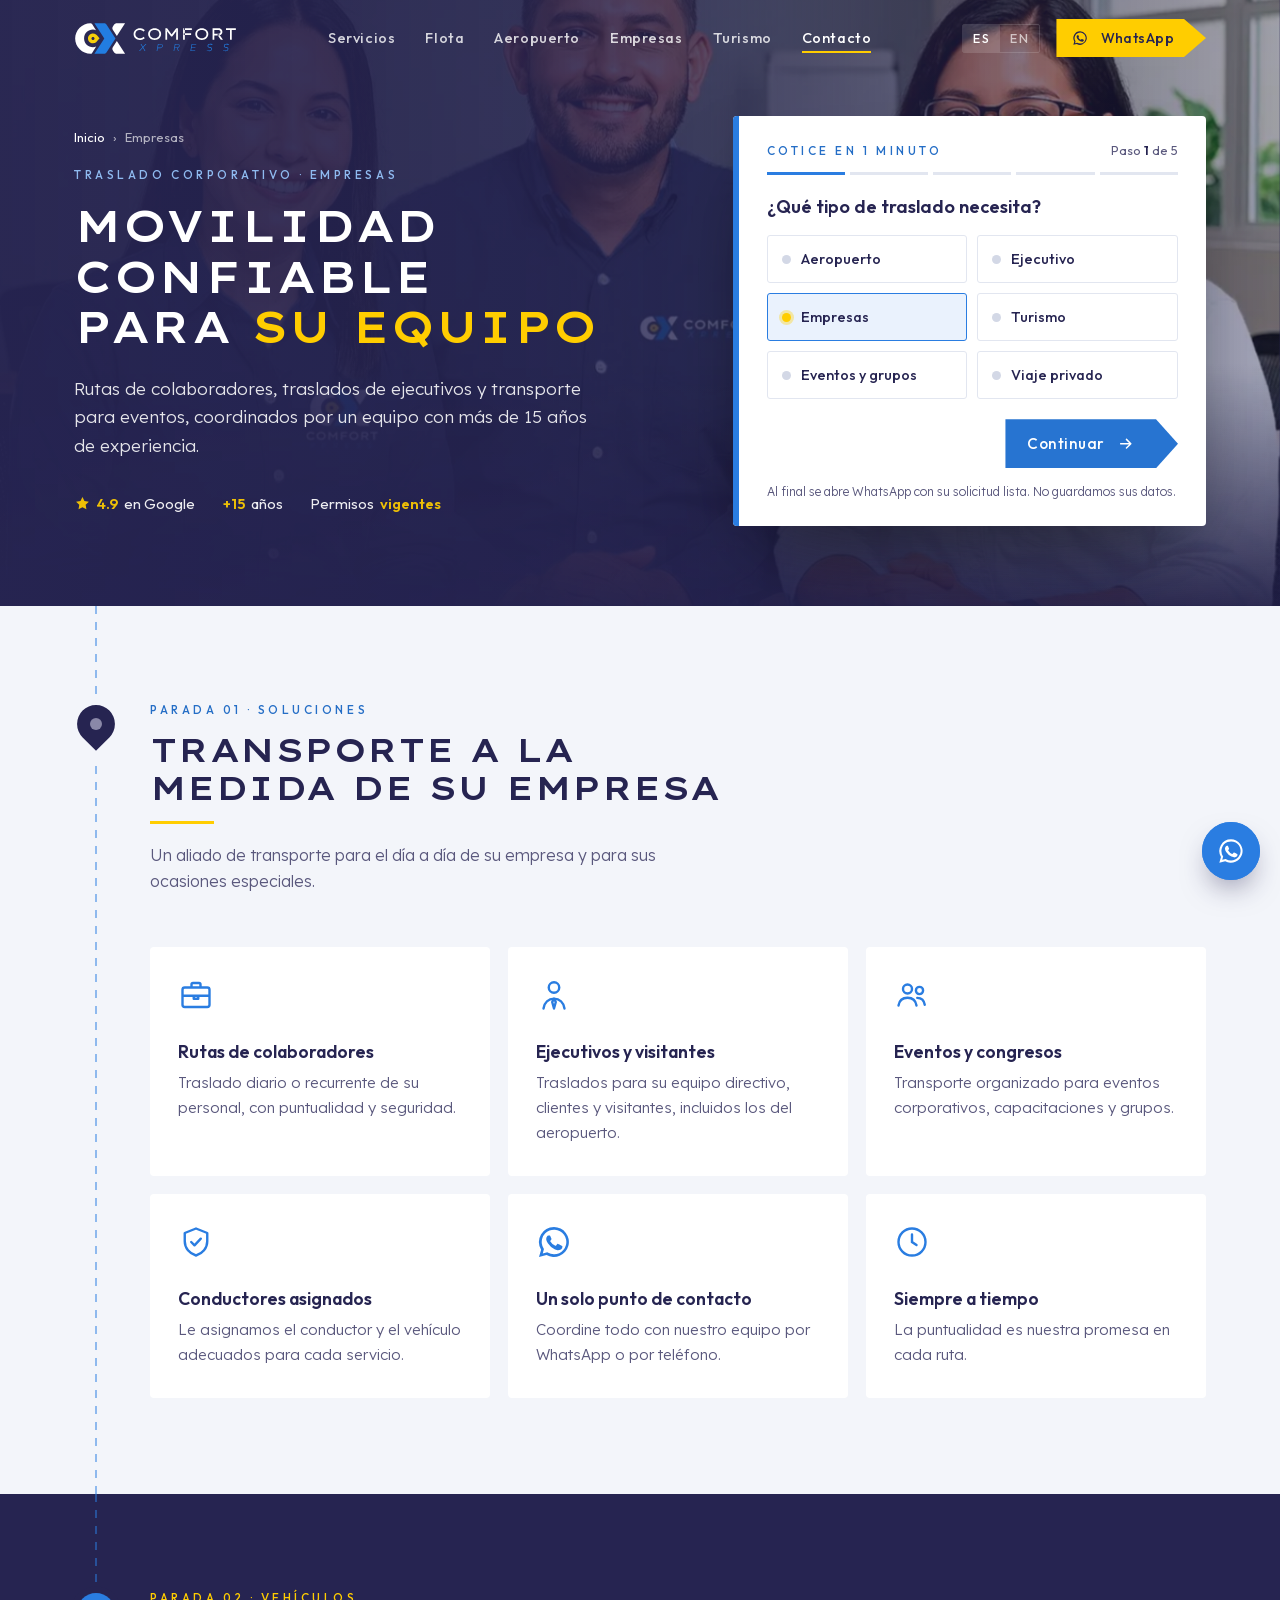
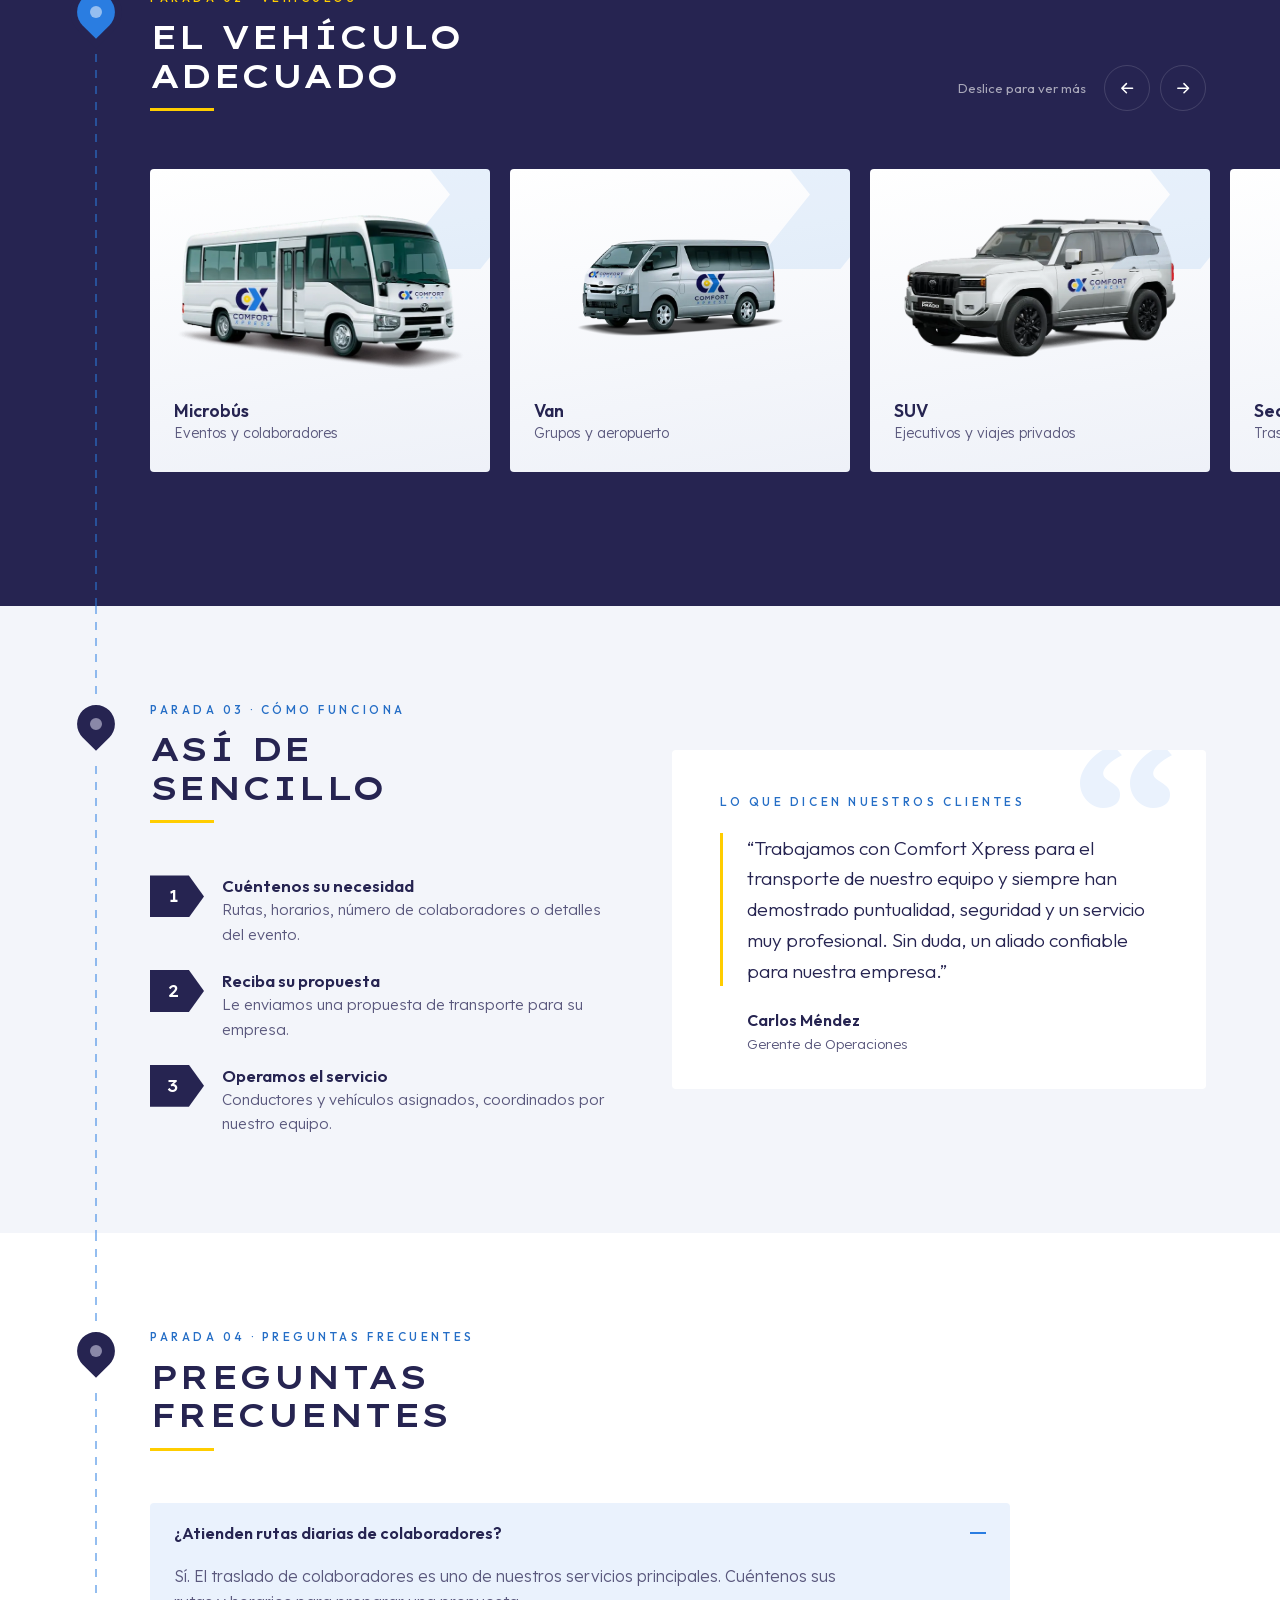
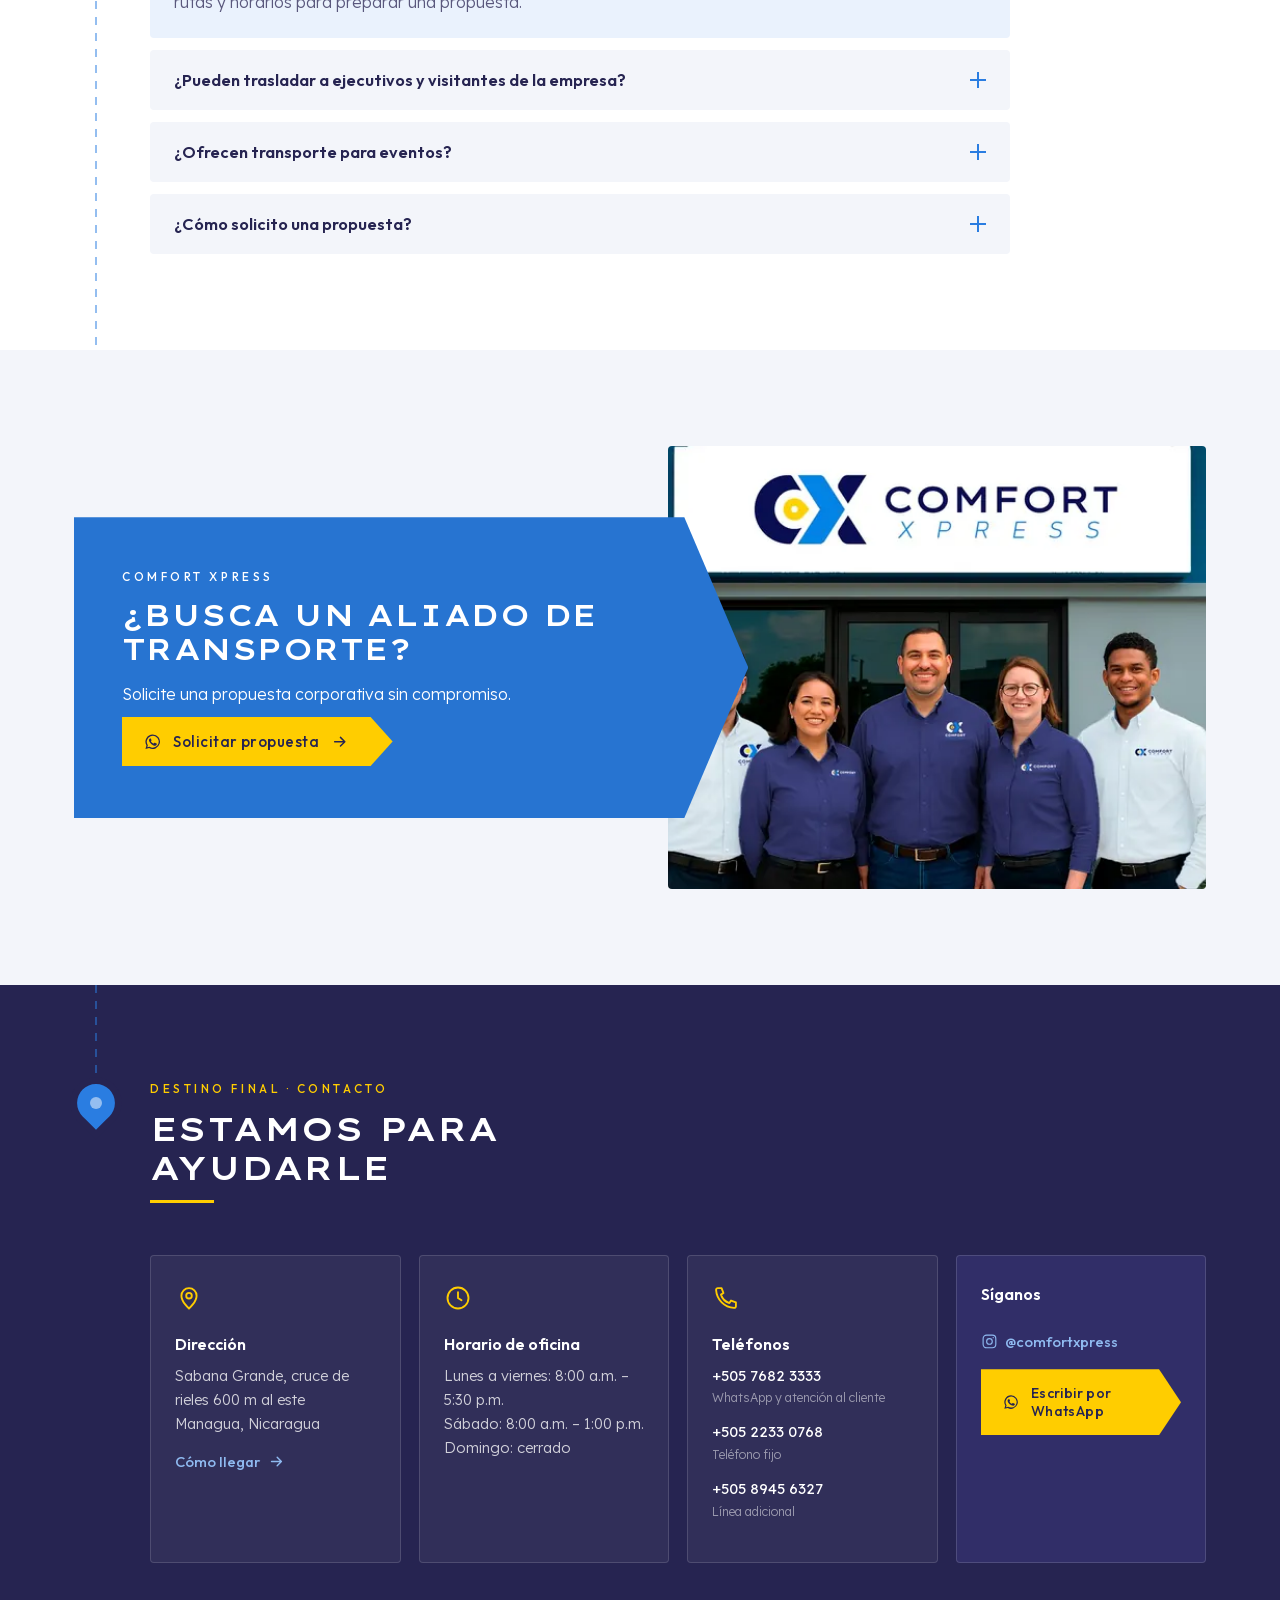
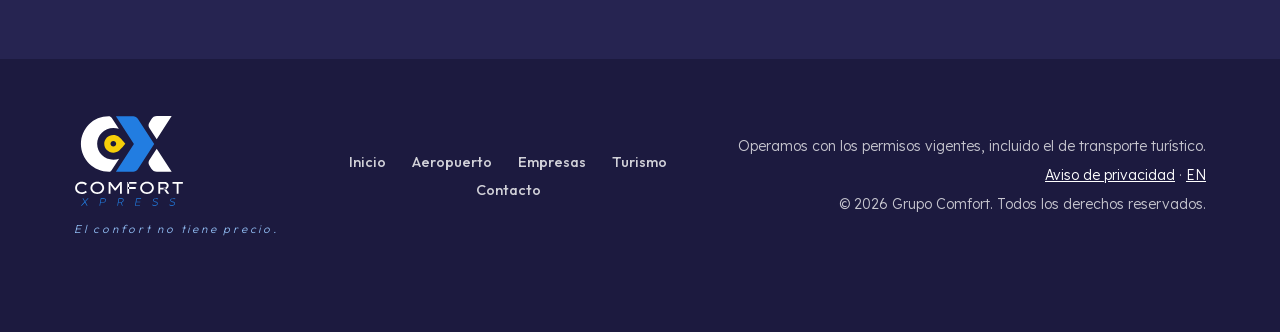
<file: empresas/index.html>
<!doctype html>
<html lang="es" class="no-js">
<head>
<meta charset="utf-8">
<meta name="viewport" content="width=device-width, initial-scale=1">
<title>Transporte Empresarial y de Colaboradores en Nicaragua | Comfort Xpress</title>
<meta name="description" content="Traslado corporativo para empresas en Managua: rutas de colaboradores, ejecutivos y visitantes, eventos y grupos. Conductores asignados y un solo punto de contacto.">
<meta name="theme-color" content="#262451">
<link rel="canonical" href="https://jorgeeke-source.github.io/comfort-xpress/empresas/">
<link rel="alternate" hreflang="es" href="https://jorgeeke-source.github.io/comfort-xpress/empresas/">
<link rel="alternate" hreflang="en" href="https://jorgeeke-source.github.io/comfort-xpress/en/corporate/">
<link rel="alternate" hreflang="x-default" href="https://jorgeeke-source.github.io/comfort-xpress/empresas/">
<meta property="og:type" content="website">
<meta property="og:locale" content="es_NI">
<meta property="og:title" content="Transporte Empresarial y de Colaboradores en Nicaragua | Comfort Xpress">
<meta property="og:description" content="Traslado corporativo para empresas en Managua: rutas de colaboradores, ejecutivos y visitantes, eventos y grupos. Conductores asignados y un solo punto de contacto.">
<meta property="og:image" content="https://jorgeeke-source.github.io/comfort-xpress/img/equipo-trio-oficina-1200.webp">
<link rel="icon" href="../favicon.svg" type="image/svg+xml">
<link rel="apple-touch-icon" href="../apple-touch-icon.png">
<link rel="preload" href="../fonts/lexend.woff2" as="font" type="font/woff2" crossorigin>
<link rel="preload" href="../fonts/lexend-peta.woff2" as="font" type="font/woff2" crossorigin>
<link rel="preload" as="image" href="../img/equipo-trio-oficina-1200.webp" imagesrcset="../img/equipo-trio-oficina-640.webp 640w, ../img/equipo-trio-oficina-1200.webp 1200w" imagesizes="100vw">
<link rel="stylesheet" href="../css/estilos.css?v=20261024">
<script>document.documentElement.className='js';</script>

</head>
<body>
<a class="saltar" href="#contenido">Saltar al contenido</a>

<svg width="0" height="0" style="position:absolute" aria-hidden="true">
  <symbol id="i-wa" viewBox="0 0 24 24"><path fill="currentColor" d="M12 2a10 10 0 0 0-8.6 15.1L2 22l5-1.3A10 10 0 1 0 12 2Zm0 18.2a8.2 8.2 0 0 1-4.2-1.2l-.3-.2-3 .8.8-2.9-.2-.3A8.2 8.2 0 1 1 12 20.2Zm4.5-6.1c-.2-.1-1.5-.7-1.7-.8-.2-.1-.4-.1-.6.1l-.8 1c-.1.2-.3.2-.5.1a6.7 6.7 0 0 1-3.3-2.9c-.3-.4.2-.4.7-1.4.1-.2 0-.3 0-.4l-.8-1.8c-.2-.5-.4-.4-.6-.4h-.5a1 1 0 0 0-.7.3 3 3 0 0 0-.9 2.2 5.2 5.2 0 0 0 1.1 2.7 11.8 11.8 0 0 0 4.5 4c1.7.7 2.4.8 3.2.6a2.8 2.8 0 0 0 1.8-1.3c.2-.6.2-1.1.2-1.3-.1-.1-.3-.2-.5-.3Z"/></symbol>
  <symbol id="i-empresa" viewBox="0 0 24 24"><g fill="none" stroke="currentColor" stroke-width="1.6" stroke-linejoin="round"><rect x="3" y="7" width="18" height="13" rx="1.5"/><path d="M9 7V5a1 1 0 0 1 1-1h4a1 1 0 0 1 1 1v2M3 12.5h18M10.5 12.5v2h3v-2"/></g></symbol>
  <symbol id="i-ejecutivo" viewBox="0 0 24 24"><g fill="none" stroke="currentColor" stroke-width="1.6" stroke-linejoin="round" stroke-linecap="round"><circle cx="12" cy="7" r="3.5"/><path d="M5 21c.6-4 3.3-6.5 7-6.5s6.4 2.5 7 6.5"/><path d="m12 14.5 1.2 2.2L12 21l-1.2-4.3z"/></g></symbol>
  <symbol id="i-aeropuerto" viewBox="0 0 24 24"><path fill="none" stroke="currentColor" stroke-width="1.6" stroke-linejoin="round" d="M10.5 3.5c0-.8.7-1.5 1.5-1.5s1.5.7 1.5 1.5V9l7.5 4.5v2L13.5 13v4.5l2.5 2V21L12 20l-4 1v-1.5l2.5-2V13L3 15.5v-2L10.5 9z"/></symbol>
  <symbol id="i-turismo" viewBox="0 0 24 24"><g fill="none" stroke="currentColor" stroke-width="1.6" stroke-linecap="round" stroke-linejoin="round"><path d="M12 21s-6.5-5.6-6.5-11a6.5 6.5 0 0 1 13 0c0 5.4-6.5 11-6.5 11Z"/><circle cx="12" cy="10" r="2.4"/></g></symbol>
  <symbol id="i-privado" viewBox="0 0 24 24"><g fill="none" stroke="currentColor" stroke-width="1.6" stroke-linejoin="round"><path d="M12 3 4.5 6v5.5c0 4.6 3.2 8.2 7.5 9.5 4.3-1.3 7.5-4.9 7.5-9.5V6z"/><path d="m8.8 12 2.2 2.2 4.2-4.4" stroke-linecap="round"/></g></symbol>
  <symbol id="i-grupo" viewBox="0 0 24 24"><g fill="none" stroke="currentColor" stroke-width="1.6" stroke-linecap="round"><circle cx="9" cy="8" r="3"/><circle cx="17" cy="9" r="2.4"/><path d="M3 19c.5-3.3 2.8-5.2 6-5.2s5.5 1.9 6 5.2M15.5 13.9c2.8.1 4.6 1.8 5 4.6"/></g></symbol>
  <symbol id="i-flecha" viewBox="0 0 24 24"><path fill="none" stroke="currentColor" stroke-width="2" stroke-linecap="round" stroke-linejoin="round" d="M5 12h14m-6-6 6 6-6 6"/></symbol>
  <symbol id="i-ig" viewBox="0 0 24 24"><g fill="none" stroke="currentColor" stroke-width="1.6"><rect x="3" y="3" width="18" height="18" rx="5"/><circle cx="12" cy="12" r="4"/><circle cx="17.3" cy="6.7" r=".9" fill="currentColor" stroke="none"/></g></symbol>
  <symbol id="i-pin" viewBox="0 0 24 24"><g fill="none" stroke="currentColor" stroke-width="1.6"><path d="M12 21s-6.5-5.6-6.5-11a6.5 6.5 0 0 1 13 0c0 5.4-6.5 11-6.5 11Z"/><circle cx="12" cy="10" r="2.4"/></g></symbol>
  <symbol id="i-reloj" viewBox="0 0 24 24"><g fill="none" stroke="currentColor" stroke-width="1.6" stroke-linecap="round"><circle cx="12" cy="12" r="9"/><path d="M12 7v5l3 2"/></g></symbol>
  <symbol id="i-tel" viewBox="0 0 24 24"><path fill="none" stroke="currentColor" stroke-width="1.6" stroke-linejoin="round" d="M5 3.5h3.2l1.6 4.2-2.1 1.4a11 11 0 0 0 7.2 7.2l1.4-2.1 4.2 1.6V19a1.5 1.5 0 0 1-1.6 1.5A16.5 16.5 0 0 1 3.5 5.1 1.5 1.5 0 0 1 5 3.5Z"/></symbol>
  <symbol id="i-estrella" viewBox="0 0 24 24"><path fill="currentColor" d="m12 2.8 2.8 5.8 6.3.9-4.6 4.4 1.1 6.3L12 17.2l-5.6 3 1.1-6.3-4.6-4.4 6.3-.9z"/></symbol>
</svg>

<!-- ============ BARRA ============ -->
<header class="barra" id="barra">
  <div class="wrap barra-in">
    <a class="barra-logo" href=".././" aria-label="Comfort Xpress">
      <img src="../img/cx-horizontal-color-negativo.svg" alt="Comfort Xpress" width="146" height="33">
    </a>
    <nav class="menu" id="menu" aria-label="Principal">
      <a href="../#servicios">Servicios</a>
      <a href="../#flota">Flota</a>
      <a href="../aeropuerto/">Aeropuerto</a>
      <a href="../empresas/">Empresas</a>
      <a href="../turismo/">Turismo</a>
      <a href="#contacto">Contacto</a>
      <a class="menu-idioma" href="../en/corporate/" hreflang="en" lang="en">English</a>
    </nav>
    <div class="barra-acciones">
      <div class="idioma" role="group" aria-label="Cambiar idioma a inglés">
        <span class="on" aria-current="true">ES</span>
        <a href="../en/corporate/" hreflang="en" lang="en">EN</a>
      </div>
      <a class="btn btn-amarillo btn-sm" href="https://wa.me/50576823333?text=Hola%2C%20Comfort%20Xpress.%20Quisiera%20informaci%C3%B3n%20sobre%20sus%20servicios%20de%20transporte." target="_blank" rel="noopener">
        <svg class="ico"><use href="#i-wa"/></svg><span class="solo-escritorio">WhatsApp</span>
      </a>
      <button class="hamburguesa" id="hamburguesa" aria-expanded="false" aria-controls="menu" aria-label="Abrir menú" data-abrir="Abrir menú" data-cerrar="Cerrar menú"><span></span><span></span></button>
    </div>
  </div>
</header>

<main id="contenido">

<!-- ============ HERO DE SERVICIO ============ -->
<section class="hero hero-sub" id="inicio">
  <picture class="hero-foto">
    <source type="image/webp" srcset="../img/equipo-trio-oficina-640.webp 640w, ../img/equipo-trio-oficina-1200.webp 1200w" sizes="100vw">
    <img src="../img/equipo-trio-oficina-1200.webp" alt="Equipo de Comfort Xpress en la oficina" width="1200" height="800" fetchpriority="high">
  </picture>
  <div class="hero-velo" aria-hidden="true"></div>
  <div class="wrap hero-grid">
    <div class="hero-txt">
      <nav class="migas" aria-label="Breadcrumb"><a href=".././">Inicio</a><span aria-hidden="true">›</span><span aria-current="page">Empresas</span></nav>
      <p class="etq etq-claro">Traslado corporativo · Empresas</p>
      <h1 class="titulo hero-titulo">Movilidad confiable<br>para <em>su equipo</em></h1>
      <p class="hero-lead">Rutas de colaboradores, traslados de ejecutivos y transporte para eventos, coordinados por un equipo con más de 15 años de experiencia.</p>
      <ul class="confianza">
        <li><svg class="ico ico-amarillo"><use href="#i-estrella"/></svg><b>4.9</b> en Google</li>
        <li><b>+15</b> años</li>
        <li>Permisos <b>vigentes</b></li>
      </ul>
    </div>

    <!-- Cotizador -->
    <form class="cotizador" id="cotizador" novalidate aria-labelledby="cot-titulo">
      <div class="cot-cab">
        <p class="etq" id="cot-titulo">Cotice en 1 minuto</p>
        <p class="cot-contador" aria-live="polite"><span>Paso</span> <b id="cot-n">1</b> de 5</p>
      </div>
      <div class="cot-barra" aria-hidden="true"><span></span><span></span><span></span><span></span><span></span></div>

      <div class="cot-fallback">
        <p>Escríbanos por WhatsApp y le cotizamos en minutos.</p>
        <a class="btn" href="https://wa.me/50576823333?text=Hola%2C%20Comfort%20Xpress.%20Quisiera%20informaci%C3%B3n%20sobre%20sus%20servicios%20de%20transporte." target="_blank" rel="noopener"><svg class="ico"><use href="#i-wa"/></svg>Enviar por WhatsApp</a>
      </div>

      <fieldset class="cot-paso activo" data-paso="1">
        <legend class="cot-pregunta">¿Qué tipo de traslado necesita?</legend>
        <div class="cot-opciones">
          <label class="cot-op"><input type="radio" name="servicio" value="Aeropuerto"><span><i aria-hidden="true"></i>Aeropuerto</span></label><label class="cot-op"><input type="radio" name="servicio" value="Ejecutivo"><span><i aria-hidden="true"></i>Ejecutivo</span></label><label class="cot-op"><input type="radio" name="servicio" value="Empresas" checked><span><i aria-hidden="true"></i>Empresas</span></label><label class="cot-op"><input type="radio" name="servicio" value="Turismo"><span><i aria-hidden="true"></i>Turismo</span></label><label class="cot-op"><input type="radio" name="servicio" value="Eventos y grupos"><span><i aria-hidden="true"></i>Eventos y grupos</span></label><label class="cot-op"><input type="radio" name="servicio" value="Viaje privado"><span><i aria-hidden="true"></i>Viaje privado</span></label>
        </div>
      </fieldset>

      <fieldset class="cot-paso" data-paso="2" hidden>
        <legend class="cot-pregunta">¿Cuándo lo necesita?</legend>
        <div class="cot-fila">
          <label class="campo"><span>Fecha</span><input type="date" name="fecha" required></label>
          <label class="campo"><span>Hora</span><input type="time" name="hora" required></label>
        </div>
        <div class="cot-opciones cot-opciones-2">
          <label class="cot-op"><input type="radio" name="tipo" value="Solo ida" checked><span><i aria-hidden="true"></i>Solo ida</span></label>
          <label class="cot-op"><input type="radio" name="tipo" value="Ida y vuelta"><span><i aria-hidden="true"></i>Ida y vuelta</span></label>
        </div>
      </fieldset>

      <fieldset class="cot-paso" data-paso="3" hidden>
        <legend class="cot-pregunta">¿Cuántas personas viajan?</legend>
        <div class="contador">
          <button type="button" class="contador-btn" data-delta="-1" aria-label="Restar un pasajero">−</button>
          <label class="contador-campo"><span class="sr">Pasajeros</span><input type="number" name="pasajeros" value="1" min="1" max="60" inputmode="numeric"></label>
          <button type="button" class="contador-btn" data-delta="1" aria-label="Sumar un pasajero">+</button>
        </div>
        <p class="contador-txt">Pasajeros</p>
      </fieldset>

      <fieldset class="cot-paso" data-paso="4" hidden>
        <legend class="cot-pregunta">¿Desde dónde y hacia dónde?</legend>
        <label class="campo"><span>Origen</span><input type="text" name="origen" placeholder="Ej.: Aeropuerto Augusto C. Sandino" required autocomplete="off"></label>
        <label class="campo"><span>Destino</span><input type="text" name="destino" placeholder="Ej.: Hotel en Managua" required autocomplete="off"></label>
      </fieldset>

      <fieldset class="cot-paso" data-paso="5" hidden>
        <legend class="cot-pregunta">¿A nombre de quién?</legend>
        <label class="campo"><span>Nombre</span><input type="text" name="nombre" required autocomplete="name"></label>
        <label class="campo"><span>Empresa (opcional)</span><input type="text" name="empresa" autocomplete="organization"></label>
      </fieldset>

      <p class="cot-error" id="cot-error" role="alert" hidden>Complete este paso para continuar.</p>

      <div class="cot-acciones">
        <button type="button" class="btn-texto" id="cot-atras" hidden>← Atrás</button>
        <button type="submit" class="btn" id="cot-siguiente"><span>Continuar</span><svg class="ico flecha"><use href="#i-flecha"/></svg></button>
      </div>
      <p class="cot-nota">Al final se abre WhatsApp con su solicitud lista. No guardamos sus datos.</p>
    </form>
  </div>
</section>

<!-- ============ PARADA 01 · QUÉ INCLUYE ============ -->
<section class="tramo" id="servicios">
  <div class="wrap">
    <header class="cabeza">
      <span class="pin" aria-hidden="true"></span>
      <div>
        <p class="etq">Parada 01 · Soluciones</p>
        <h2 class="titulo subraya">Transporte a la<br>medida de su empresa</h2>
        <p class="cabeza-intro">Un aliado de transporte para el día a día de su empresa y para sus ocasiones especiales.</p>
      </div>
    </header>
    <div class="servicios-grid">
      <article class="servicio aparece">
        <svg class="servicio-ico" aria-hidden="true"><use href="#i-empresa"/></svg>
        <h3>Rutas de colaboradores</h3>
        <p>Traslado diario o recurrente de su personal, con puntualidad y seguridad.</p>
      </article><article class="servicio aparece">
        <svg class="servicio-ico" aria-hidden="true"><use href="#i-ejecutivo"/></svg>
        <h3>Ejecutivos y visitantes</h3>
        <p>Traslados para su equipo directivo, clientes y visitantes, incluidos los del aeropuerto.</p>
      </article><article class="servicio aparece">
        <svg class="servicio-ico" aria-hidden="true"><use href="#i-grupo"/></svg>
        <h3>Eventos y congresos</h3>
        <p>Transporte organizado para eventos corporativos, capacitaciones y grupos.</p>
      </article><article class="servicio aparece">
        <svg class="servicio-ico" aria-hidden="true"><use href="#i-privado"/></svg>
        <h3>Conductores asignados</h3>
        <p>Le asignamos el conductor y el vehículo adecuados para cada servicio.</p>
      </article><article class="servicio aparece">
        <svg class="servicio-ico" aria-hidden="true"><use href="#i-wa"/></svg>
        <h3>Un solo punto de contacto</h3>
        <p>Coordine todo con nuestro equipo por WhatsApp o por teléfono.</p>
      </article><article class="servicio aparece">
        <svg class="servicio-ico" aria-hidden="true"><use href="#i-reloj"/></svg>
        <h3>Siempre a tiempo</h3>
        <p>La puntualidad es nuestra promesa en cada ruta.</p>
      </article>
    </div>
  </div>
</section>

<!-- ============ PARADA 02 · VEHÍCULOS ============ -->
<section class="tramo tramo-oscuro" id="flota">
  <div class="wrap">
    <header class="cabeza cabeza-fila">
      <span class="pin" aria-hidden="true"></span>
      <div>
        <p class="etq etq-amarillo">Parada 02 · Vehículos</p>
        <h2 class="titulo subraya">El vehículo<br>adecuado</h2>
      </div>
      <div class="carril-ctrl">
        <span class="carril-ayuda">Deslice para ver más</span>
        <button type="button" class="redondo" data-carril="-1" aria-label="Vehículo anterior"><svg class="ico" style="transform:scaleX(-1)"><use href="#i-flecha"/></svg></button>
        <button type="button" class="redondo" data-carril="1" aria-label="Vehículo siguiente"><svg class="ico"><use href="#i-flecha"/></svg></button>
      </div>
    </header>
  </div>
  <div class="carril" id="carril" tabindex="0" aria-label="Flota">
    <article class="auto">
      <div class="auto-img"><img src="../img/vehiculo-microbus-toyota-coaster-640.webp" alt="Microbús blanco con el logo de Comfort Xpress" loading="lazy" width="640" height="420"></div>
      <h3>Microbús</h3>
      <p>Eventos y colaboradores</p>
    </article><article class="auto">
      <div class="auto-img"><img src="../img/vehiculo-van-toyota-hiace-640.webp" alt="Van blanca con el logo de Comfort Xpress" loading="lazy" width="640" height="420"></div>
      <h3>Van</h3>
      <p>Grupos y aeropuerto</p>
    </article><article class="auto">
      <div class="auto-img"><img src="../img/vehiculo-suv-toyota-prado-640.webp" alt="SUV blanca con el logo de Comfort Xpress" loading="lazy" width="640" height="420"></div>
      <h3>SUV</h3>
      <p>Ejecutivos y viajes privados</p>
    </article><article class="auto">
      <div class="auto-img"><img src="../img/vehiculo-sedan-toyota-640.webp" alt="Sedán blanco con el logo de Comfort Xpress" loading="lazy" width="640" height="420"></div>
      <h3>Sedán</h3>
      <p>Traslados ejecutivos y aeropuerto</p>
    </article>
  </div>
</section>

<!-- ============ PARADA 03 · CÓMO FUNCIONA ============ -->
<section class="tramo" id="como">
  <div class="wrap como-grid">
    <div>
      <header class="cabeza">
        <span class="pin" aria-hidden="true"></span>
        <div>
          <p class="etq">Parada 03 · Cómo funciona</p>
          <h2 class="titulo subraya">Así de<br>sencillo</h2>
        </div>
      </header>
      <ol class="pasos">
        <li class="paso aparece"><span class="paso-n">1</span><div><h3>Cuéntenos su necesidad</h3><p>Rutas, horarios, número de colaboradores o detalles del evento.</p></div></li><li class="paso aparece"><span class="paso-n">2</span><div><h3>Reciba su propuesta</h3><p>Le enviamos una propuesta de transporte para su empresa.</p></div></li><li class="paso aparece"><span class="paso-n">3</span><div><h3>Operamos el servicio</h3><p>Conductores y vehículos asignados, coordinados por nuestro equipo.</p></div></li>
      </ol>
    </div>
    <figure class="testi testi-solo aparece">
      <p class="etq">Lo que dicen nuestros clientes</p>
      <blockquote>“Trabajamos con Comfort Xpress para el transporte de nuestro equipo y siempre han demostrado puntualidad, seguridad y un servicio muy profesional. Sin duda, un aliado confiable para nuestra empresa.”</blockquote>
      <figcaption><b>Carlos Méndez</b><span>Gerente de Operaciones</span></figcaption>
    </figure>
  </div>
</section>

<!-- ============ PARADA 04 · PREGUNTAS ============ -->
<section class="tramo tramo-blanco" id="preguntas">
  <div class="wrap">
    <header class="cabeza">
      <span class="pin" aria-hidden="true"></span>
      <div>
        <p class="etq">Parada 04 · Preguntas frecuentes</p>
        <h2 class="titulo subraya">Preguntas<br>frecuentes</h2>
      </div>
    </header>
    <div class="faq">
      <details class="faq-item aparece" open>
        <summary>¿Atienden rutas diarias de colaboradores?<span class="faq-mas" aria-hidden="true"></span></summary>
        <p>Sí. El traslado de colaboradores es uno de nuestros servicios principales. Cuéntenos sus rutas y horarios para preparar una propuesta.</p>
      </details><details class="faq-item aparece">
        <summary>¿Pueden trasladar a ejecutivos y visitantes de la empresa?<span class="faq-mas" aria-hidden="true"></span></summary>
        <p>Sí. Realizamos traslados ejecutivos, incluidos los traslados desde y hacia el aeropuerto.</p>
      </details><details class="faq-item aparece">
        <summary>¿Ofrecen transporte para eventos?<span class="faq-mas" aria-hidden="true"></span></summary>
        <p>Sí. Coordinamos el transporte de grupos para eventos corporativos, congresos y capacitaciones.</p>
      </details><details class="faq-item aparece">
        <summary>¿Cómo solicito una propuesta?<span class="faq-mas" aria-hidden="true"></span></summary>
        <p>Escríbanos por WhatsApp al +505 7682 3333 o use el cotizador de esta página indicando el nombre de su empresa.</p>
      </details>
    </div>
  </div>
</section>

<!-- ============ LLAMADO A LA ACCIÓN ============ -->
<section class="empresas" id="reservar">
  <div class="wrap empresas-in">
    <div class="empresas-cinta aparece">
      <p class="etq etq-claro">Comfort Xpress</p>
      <h2 class="titulo">¿Busca un aliado de transporte?</h2>
      <p>Solicite una propuesta corporativa sin compromiso.</p>
      <p class="cta-espacio"></p>
      <a class="btn btn-amarillo" href="https://wa.me/50576823333?text=Hola%2C%20Comfort%20Xpress.%20Represento%20a%20una%20empresa%20y%20quisiera%20una%20propuesta%20de%20transporte%20corporativo." target="_blank" rel="noopener"><svg class="ico"><use href="#i-wa"/></svg><span>Solicitar propuesta</span><svg class="ico flecha"><use href="#i-flecha"/></svg></a>
    </div>
    <figure class="empresas-foto">
      <img src="../img/equipo-frente-a-oficina-1200.webp" srcset="../img/equipo-frente-a-oficina-640.webp 640w, ../img/equipo-frente-a-oficina-1200.webp 1200w" sizes="(max-width: 860px) 100vw, 600px" alt="Equipo de Comfort Xpress frente a la oficina" loading="lazy" width="1200" height="800">
    </figure>
  </div>
</section>

<!-- ============ DESTINO · CONTACTO ============ -->
<section class="tramo tramo-oscuro tramo-final" id="contacto">
  <div class="wrap">
    <header class="cabeza">
      <span class="pin pin-final" aria-hidden="true"></span>
      <div>
        <p class="etq etq-amarillo">Destino final · Contacto</p>
        <h2 class="titulo subraya">Estamos para<br>ayudarle</h2>
      </div>
    </header>
    <div class="contacto-grid">
      <div class="dato aparece">
        <svg class="ico dato-ico"><use href="#i-pin"/></svg>
        <h3>Dirección</h3>
        <p>Sabana Grande, cruce de rieles 600 m al este<br>Managua, Nicaragua</p>
        <a class="enlace" href="https://www.google.com/maps/search/?api=1&amp;query=Comfort+Xpress+Sabana+Grande+Managua" target="_blank" rel="noopener">Cómo llegar <svg class="ico flecha"><use href="#i-flecha"/></svg></a>
      </div>
      <div class="dato aparece">
        <svg class="ico dato-ico"><use href="#i-reloj"/></svg>
        <h3>Horario de oficina</h3>
        <p>Lunes a viernes: 8:00 a.m. – 5:30 p.m.<br>Sábado: 8:00 a.m. – 1:00 p.m.<br>Domingo: cerrado</p>
      </div>
      <div class="dato aparece">
        <svg class="ico dato-ico"><use href="#i-tel"/></svg>
        <h3>Teléfonos</h3>
        <p><a href="https://wa.me/50576823333" target="_blank" rel="noopener">+505 7682 3333</a><small>WhatsApp y atención al cliente</small></p>
        <p><a href="tel:+50522330768">+505 2233 0768</a><small>Teléfono fijo</small></p>
        <p><a href="tel:+50589456327">+505 8945 6327</a><small>Línea adicional</small></p>
      </div>
      <div class="dato dato-cta aparece">
        <h3>Síganos</h3>
        <a class="enlace" href="https://www.instagram.com/comfortxpress" target="_blank" rel="noopener"><svg class="ico"><use href="#i-ig"/></svg> @comfortxpress</a>
        <a class="btn btn-amarillo" href="https://wa.me/50576823333?text=Hola%2C%20Comfort%20Xpress.%20Quisiera%20informaci%C3%B3n%20sobre%20sus%20servicios%20de%20transporte." target="_blank" rel="noopener"><svg class="ico"><use href="#i-wa"/></svg><span>Escribir por WhatsApp</span></a>
      </div>
    </div>
  </div>
</section>

</main>

<!-- ============ PIE ============ -->
<footer class="pie">
  <div class="wrap pie-in">
    <div class="pie-marca">
      <img src="../img/cx-vertical-color-negativo.svg" alt="Comfort Xpress" width="120" height="100" loading="lazy">
      <p class="sub">El confort no tiene precio.</p>
    </div>
    <nav class="pie-nav" aria-label="Pie">
      <a href=".././">Inicio</a>
      <a href="../aeropuerto/">Aeropuerto</a>
      <a href="../empresas/">Empresas</a>
      <a href="../turismo/">Turismo</a>
      <a href="#contacto">Contacto</a>
    </nav>
    <div class="pie-legal">
      <p>Operamos con los permisos vigentes, incluido el de transporte turístico.</p>
      <p><a href="../privacidad/">Aviso de privacidad</a> · <a href="../en/corporate/" hreflang="en" lang="en">EN</a></p>
      <p>© 2026 Grupo Comfort. Todos los derechos reservados.</p>
    </div>
  </div>
</footer>

<a class="flotante" href="https://wa.me/50576823333?text=Hola%2C%20Comfort%20Xpress.%20Quisiera%20informaci%C3%B3n%20sobre%20sus%20servicios%20de%20transporte." target="_blank" rel="noopener" aria-label="Escríbanos por WhatsApp">
  <svg class="ico"><use href="#i-wa"/></svg>
</a>

<script type="application/json" id="i18n">{"wa": "50576823333", "lang": "es", "etq": "Cotice en 1 minuto", "paso": "Paso", "de": "de", "p1": "¿Qué tipo de traslado necesita?", "p2": "¿Cuándo lo necesita?", "p3": "¿Cuántas personas viajan?", "p4": "¿Desde dónde y hacia dónde?", "p5": "¿A nombre de quién?", "servicios": ["Aeropuerto", "Ejecutivo", "Empresas", "Turismo", "Eventos y grupos", "Viaje privado"], "fecha": "Fecha", "hora": "Hora", "ida": "Solo ida", "idavuelta": "Ida y vuelta", "pasajeros": "Pasajeros", "menos": "Restar un pasajero", "mas": "Sumar un pasajero", "origen": "Origen", "origen_ph": "Ej.: Aeropuerto Augusto C. Sandino", "destino": "Destino", "destino_ph": "Ej.: Hotel en Managua", "nombre": "Nombre", "empresa": "Empresa (opcional)", "siguiente": "Continuar", "atras": "Atrás", "enviar": "Enviar por WhatsApp", "falta": "Complete este paso para continuar.", "nota": "Al final se abre WhatsApp con su solicitud lista. No guardamos sus datos.", "fallback": "Escríbanos por WhatsApp y le cotizamos en minutos.", "msg_saludo": "Hola, Comfort Xpress. Quiero cotizar un traslado:", "msg_servicio": "Servicio", "msg_fecha": "Fecha", "msg_tipo": "Tipo", "msg_pasajeros": "Pasajeros", "msg_origen": "Origen", "msg_destino": "Destino", "msg_nombre": "Nombre", "msg_empresa": "Empresa"}</script>
<script src="../js/main.js?v=20261024" defer></script>
</body>
</html>
</file>
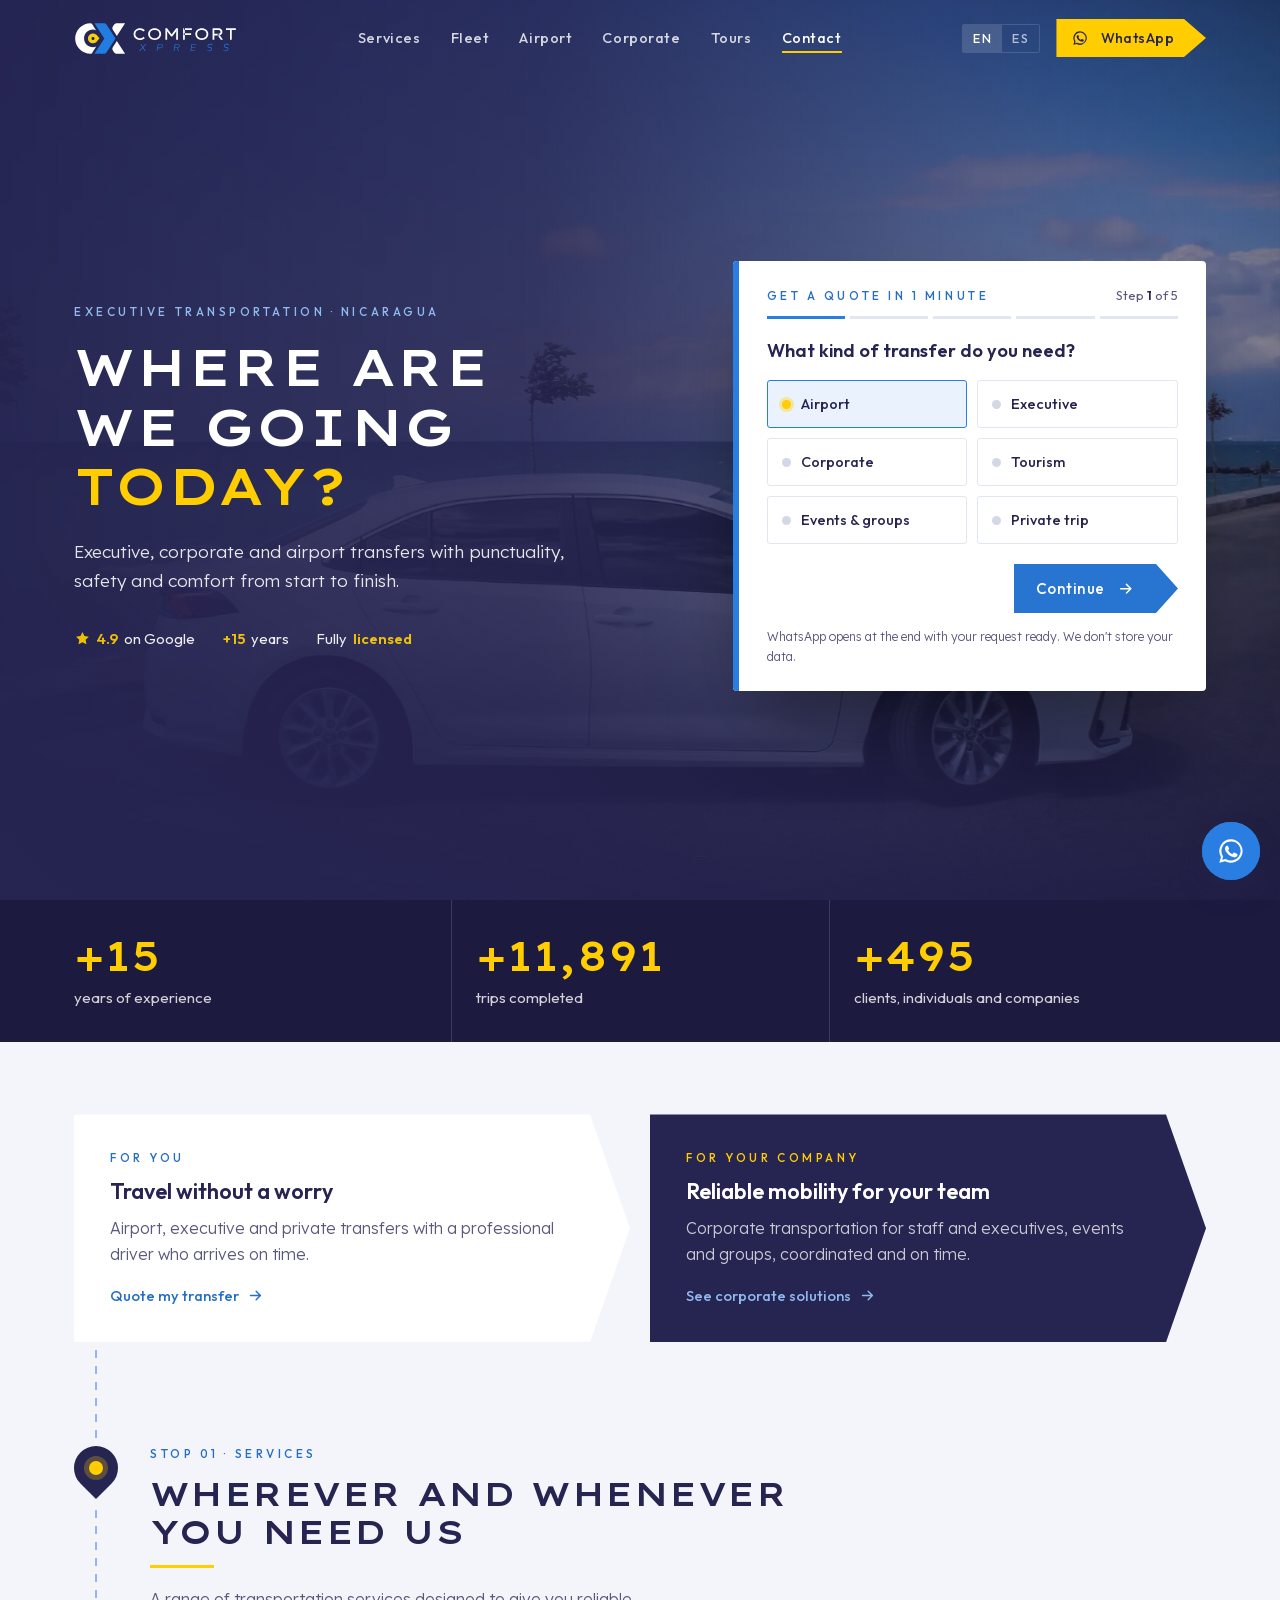
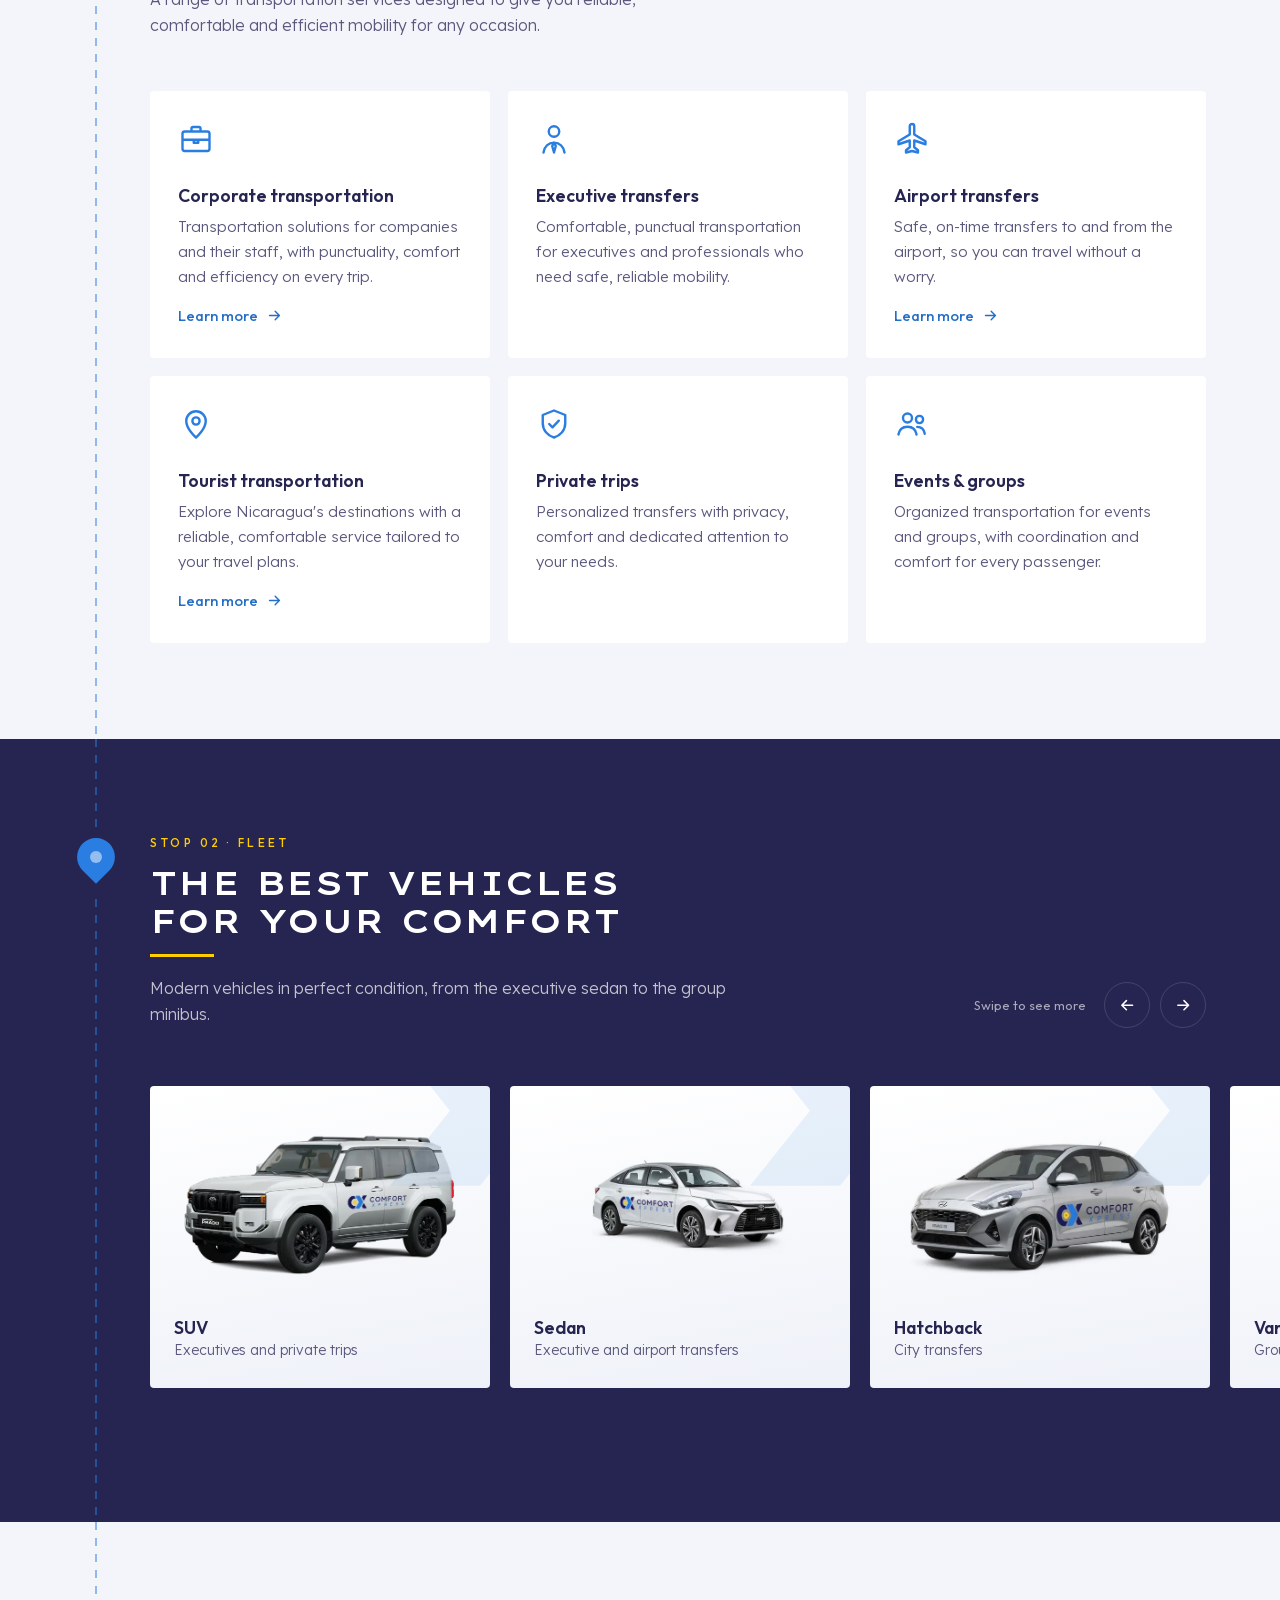
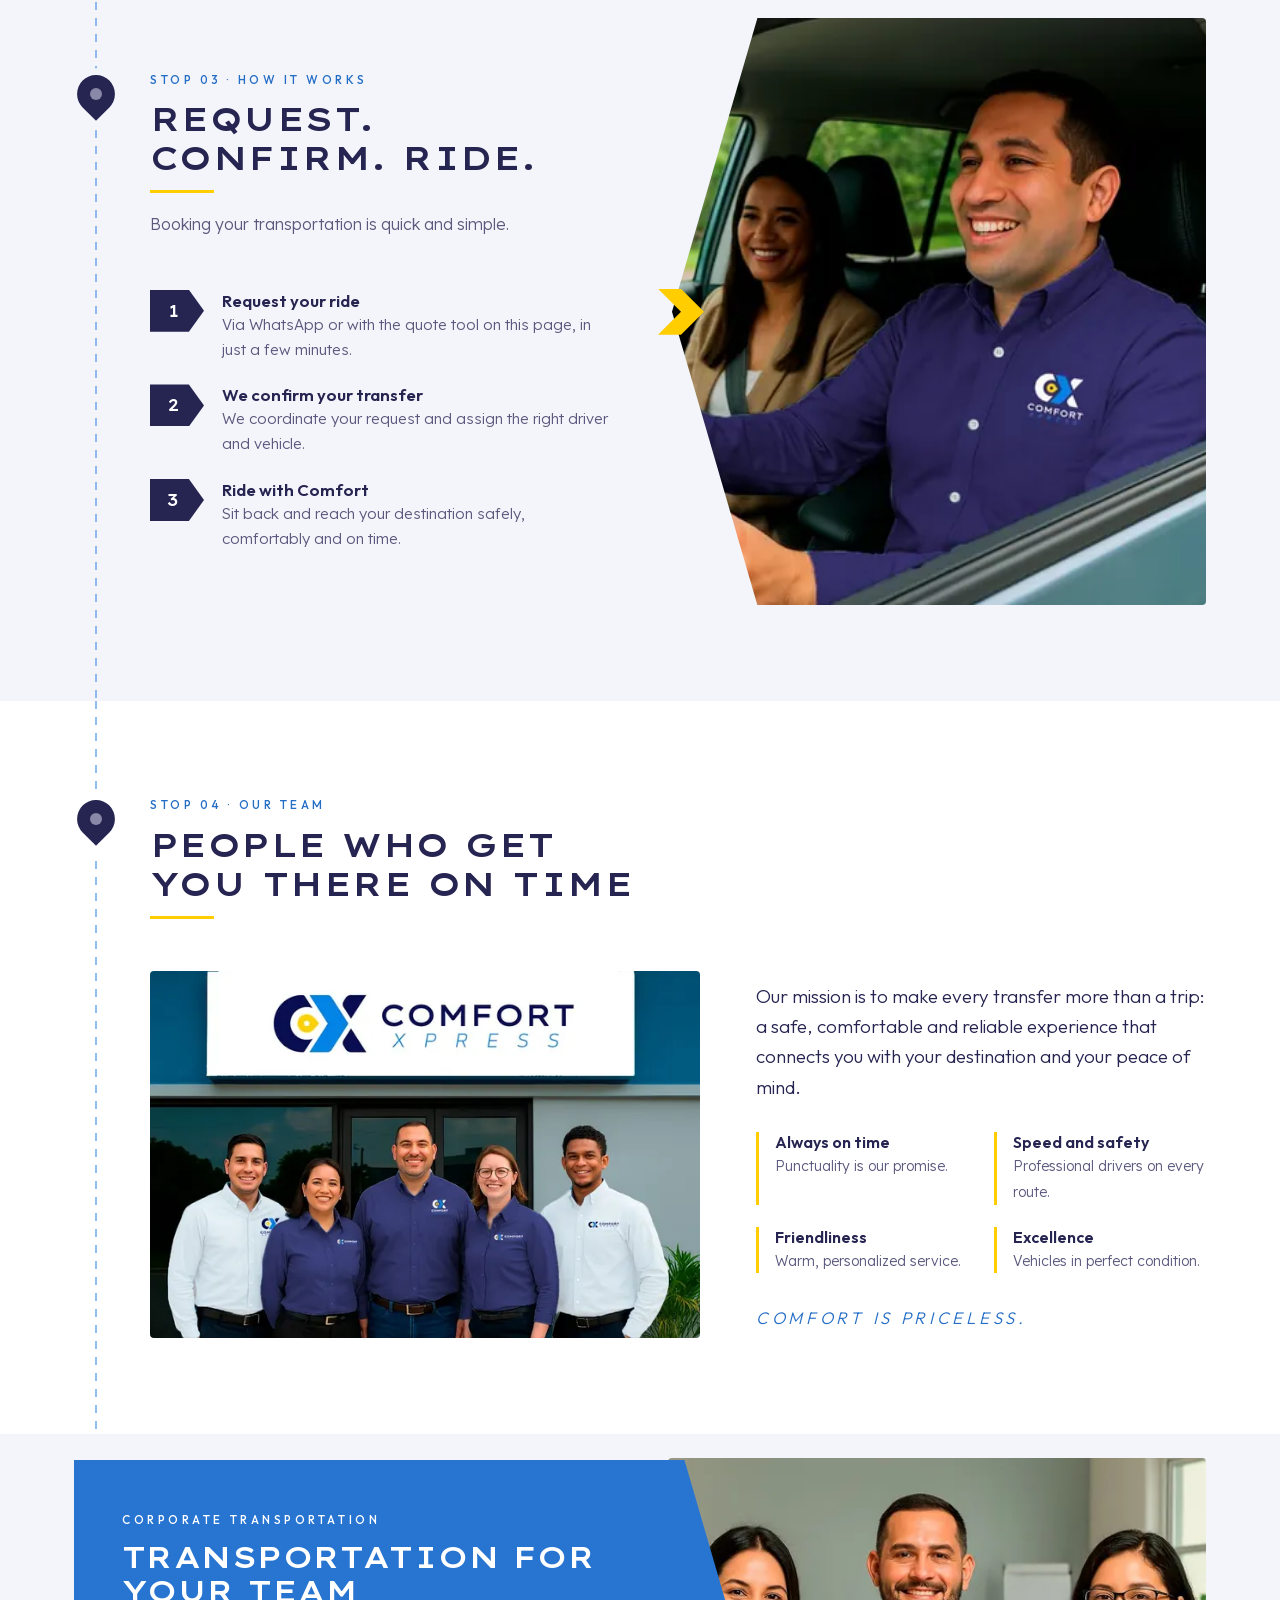
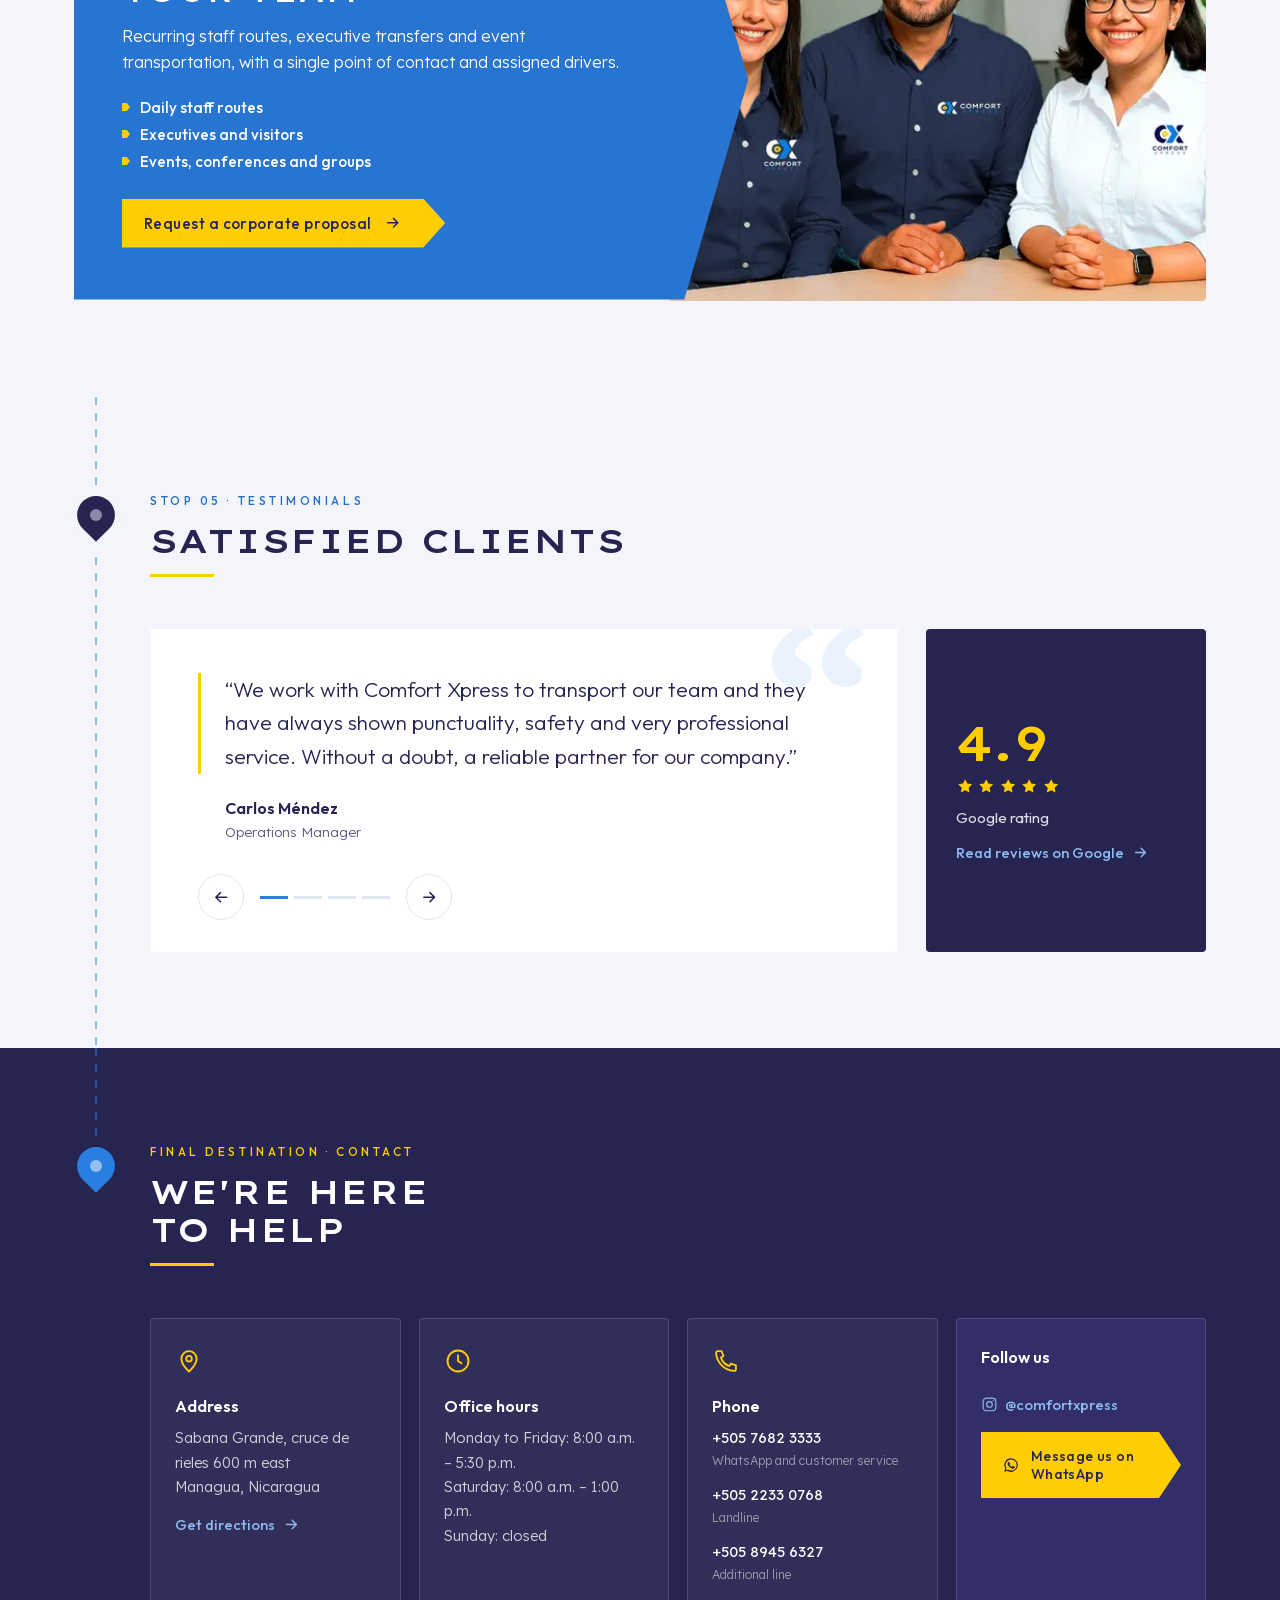
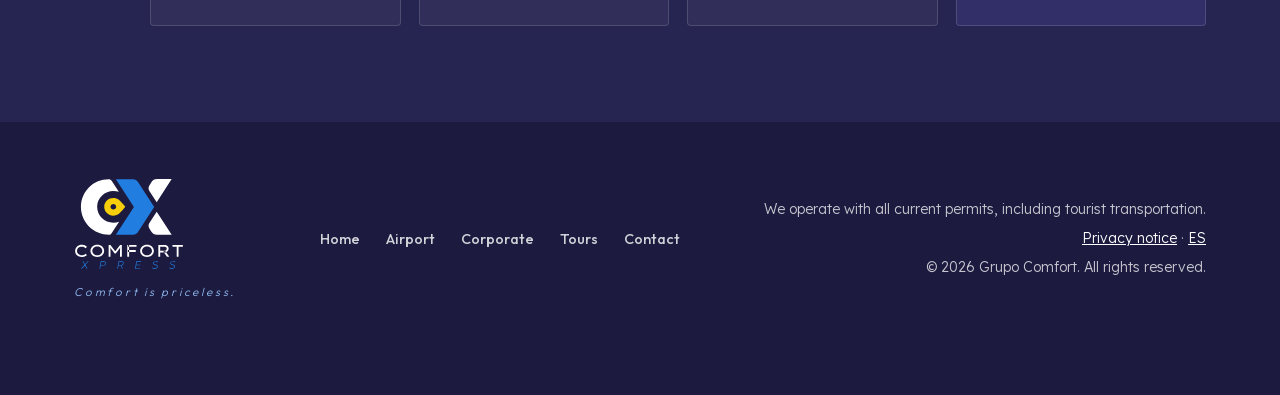
<file: en/index.html>
<!doctype html>
<html lang="en" class="no-js">
<head>
<meta charset="utf-8">
<meta name="viewport" content="width=device-width, initial-scale=1">
<title>Executive &amp; Airport Transportation in Nicaragua | Comfort Xpress</title>
<meta name="description" content="Executive, corporate, tourist and airport transfers in Managua and throughout Nicaragua. Over 15 years of experience, professional drivers and WhatsApp booking.">
<meta name="theme-color" content="#262451">
<link rel="canonical" href="https://jorgeeke-source.github.io/comfort-xpress/en/">
<link rel="alternate" hreflang="es" href="https://jorgeeke-source.github.io/comfort-xpress/">
<link rel="alternate" hreflang="en" href="https://jorgeeke-source.github.io/comfort-xpress/en/">
<link rel="alternate" hreflang="x-default" href="https://jorgeeke-source.github.io/comfort-xpress/">
<meta property="og:type" content="website">
<meta property="og:locale" content="en_US">
<meta property="og:title" content="Executive &amp; Airport Transportation in Nicaragua | Comfort Xpress">
<meta property="og:description" content="Executive, corporate, tourist and airport transfers in Managua and throughout Nicaragua. Over 15 years of experience, professional drivers and WhatsApp booking.">
<meta property="og:image" content="https://jorgeeke-source.github.io/comfort-xpress/img/auto-corolla-costa-1200.webp">
<link rel="icon" href="../favicon.svg" type="image/svg+xml">
<link rel="apple-touch-icon" href="../apple-touch-icon.png">
<link rel="preload" href="../fonts/lexend.woff2" as="font" type="font/woff2" crossorigin>
<link rel="preload" href="../fonts/lexend-peta.woff2" as="font" type="font/woff2" crossorigin>
<link rel="preload" as="image" href="../img/auto-corolla-costa-1200.webp" imagesrcset="../img/auto-corolla-costa-640.webp 640w, ../img/auto-corolla-costa-1200.webp 1200w" imagesizes="100vw">
<link rel="stylesheet" href="../css/estilos.css?v=20261024">
<script>document.documentElement.className='js';</script>
<script type="application/ld+json">{"@context": "https://schema.org", "@type": "LocalBusiness", "name": "Comfort Xpress", "description": "Executive, corporate, tourist and airport transfers in Managua and throughout Nicaragua. Over 15 years of experience, professional drivers and WhatsApp booking.", "telephone": "+505 7682 3333", "image": "https://jorgeeke-source.github.io/comfort-xpress/img/auto-corolla-costa-1200.webp", "address": {"@type": "PostalAddress", "streetAddress": "Sabana Grande, cruce de rieles 600 m al este", "addressLocality": "Managua", "addressCountry": "NI"}, "openingHoursSpecification": [{"@type": "OpeningHoursSpecification", "dayOfWeek": ["Monday", "Tuesday", "Wednesday", "Thursday", "Friday"], "opens": "08:00", "closes": "17:30"}, {"@type": "OpeningHoursSpecification", "dayOfWeek": "Saturday", "opens": "08:00", "closes": "13:00"}], "sameAs": ["https://www.instagram.com/comfortxpress"], "url": "https://jorgeeke-source.github.io/comfort-xpress/"}</script>
</head>
<body>
<a class="saltar" href="#contenido">Skip to content</a>

<svg width="0" height="0" style="position:absolute" aria-hidden="true">
  <symbol id="i-wa" viewBox="0 0 24 24"><path fill="currentColor" d="M12 2a10 10 0 0 0-8.6 15.1L2 22l5-1.3A10 10 0 1 0 12 2Zm0 18.2a8.2 8.2 0 0 1-4.2-1.2l-.3-.2-3 .8.8-2.9-.2-.3A8.2 8.2 0 1 1 12 20.2Zm4.5-6.1c-.2-.1-1.5-.7-1.7-.8-.2-.1-.4-.1-.6.1l-.8 1c-.1.2-.3.2-.5.1a6.7 6.7 0 0 1-3.3-2.9c-.3-.4.2-.4.7-1.4.1-.2 0-.3 0-.4l-.8-1.8c-.2-.5-.4-.4-.6-.4h-.5a1 1 0 0 0-.7.3 3 3 0 0 0-.9 2.2 5.2 5.2 0 0 0 1.1 2.7 11.8 11.8 0 0 0 4.5 4c1.7.7 2.4.8 3.2.6a2.8 2.8 0 0 0 1.8-1.3c.2-.6.2-1.1.2-1.3-.1-.1-.3-.2-.5-.3Z"/></symbol>
  <symbol id="i-empresa" viewBox="0 0 24 24"><g fill="none" stroke="currentColor" stroke-width="1.6" stroke-linejoin="round"><rect x="3" y="7" width="18" height="13" rx="1.5"/><path d="M9 7V5a1 1 0 0 1 1-1h4a1 1 0 0 1 1 1v2M3 12.5h18M10.5 12.5v2h3v-2"/></g></symbol>
  <symbol id="i-ejecutivo" viewBox="0 0 24 24"><g fill="none" stroke="currentColor" stroke-width="1.6" stroke-linejoin="round" stroke-linecap="round"><circle cx="12" cy="7" r="3.5"/><path d="M5 21c.6-4 3.3-6.5 7-6.5s6.4 2.5 7 6.5"/><path d="m12 14.5 1.2 2.2L12 21l-1.2-4.3z"/></g></symbol>
  <symbol id="i-aeropuerto" viewBox="0 0 24 24"><path fill="none" stroke="currentColor" stroke-width="1.6" stroke-linejoin="round" d="M10.5 3.5c0-.8.7-1.5 1.5-1.5s1.5.7 1.5 1.5V9l7.5 4.5v2L13.5 13v4.5l2.5 2V21L12 20l-4 1v-1.5l2.5-2V13L3 15.5v-2L10.5 9z"/></symbol>
  <symbol id="i-turismo" viewBox="0 0 24 24"><g fill="none" stroke="currentColor" stroke-width="1.6" stroke-linecap="round" stroke-linejoin="round"><path d="M12 21s-6.5-5.6-6.5-11a6.5 6.5 0 0 1 13 0c0 5.4-6.5 11-6.5 11Z"/><circle cx="12" cy="10" r="2.4"/></g></symbol>
  <symbol id="i-privado" viewBox="0 0 24 24"><g fill="none" stroke="currentColor" stroke-width="1.6" stroke-linejoin="round"><path d="M12 3 4.5 6v5.5c0 4.6 3.2 8.2 7.5 9.5 4.3-1.3 7.5-4.9 7.5-9.5V6z"/><path d="m8.8 12 2.2 2.2 4.2-4.4" stroke-linecap="round"/></g></symbol>
  <symbol id="i-grupo" viewBox="0 0 24 24"><g fill="none" stroke="currentColor" stroke-width="1.6" stroke-linecap="round"><circle cx="9" cy="8" r="3"/><circle cx="17" cy="9" r="2.4"/><path d="M3 19c.5-3.3 2.8-5.2 6-5.2s5.5 1.9 6 5.2M15.5 13.9c2.8.1 4.6 1.8 5 4.6"/></g></symbol>
  <symbol id="i-flecha" viewBox="0 0 24 24"><path fill="none" stroke="currentColor" stroke-width="2" stroke-linecap="round" stroke-linejoin="round" d="M5 12h14m-6-6 6 6-6 6"/></symbol>
  <symbol id="i-ig" viewBox="0 0 24 24"><g fill="none" stroke="currentColor" stroke-width="1.6"><rect x="3" y="3" width="18" height="18" rx="5"/><circle cx="12" cy="12" r="4"/><circle cx="17.3" cy="6.7" r=".9" fill="currentColor" stroke="none"/></g></symbol>
  <symbol id="i-pin" viewBox="0 0 24 24"><g fill="none" stroke="currentColor" stroke-width="1.6"><path d="M12 21s-6.5-5.6-6.5-11a6.5 6.5 0 0 1 13 0c0 5.4-6.5 11-6.5 11Z"/><circle cx="12" cy="10" r="2.4"/></g></symbol>
  <symbol id="i-reloj" viewBox="0 0 24 24"><g fill="none" stroke="currentColor" stroke-width="1.6" stroke-linecap="round"><circle cx="12" cy="12" r="9"/><path d="M12 7v5l3 2"/></g></symbol>
  <symbol id="i-tel" viewBox="0 0 24 24"><path fill="none" stroke="currentColor" stroke-width="1.6" stroke-linejoin="round" d="M5 3.5h3.2l1.6 4.2-2.1 1.4a11 11 0 0 0 7.2 7.2l1.4-2.1 4.2 1.6V19a1.5 1.5 0 0 1-1.6 1.5A16.5 16.5 0 0 1 3.5 5.1 1.5 1.5 0 0 1 5 3.5Z"/></symbol>
  <symbol id="i-estrella" viewBox="0 0 24 24"><path fill="currentColor" d="m12 2.8 2.8 5.8 6.3.9-4.6 4.4 1.1 6.3L12 17.2l-5.6 3 1.1-6.3-4.6-4.4 6.3-.9z"/></symbol>
</svg>

<!-- ============ BARRA ============ -->
<header class="barra" id="barra">
  <div class="wrap barra-in">
    <a class="barra-logo" href="../en/./" aria-label="Comfort Xpress">
      <img src="../img/cx-horizontal-color-negativo.svg" alt="Comfort Xpress" width="146" height="33">
    </a>
    <nav class="menu" id="menu" aria-label="Principal">
      <a href="../en/#servicios">Services</a>
      <a href="../en/#flota">Fleet</a>
      <a href="../en/airport/">Airport</a>
      <a href="../en/corporate/">Corporate</a>
      <a href="../en/tours/">Tours</a>
      <a href="#contacto">Contact</a>
      <a class="menu-idioma" href="../" hreflang="es" lang="es">Español</a>
    </nav>
    <div class="barra-acciones">
      <div class="idioma" role="group" aria-label="Switch language to Spanish">
        <span class="on" aria-current="true">EN</span>
        <a href="../" hreflang="es" lang="es">ES</a>
      </div>
      <a class="btn btn-amarillo btn-sm" href="https://wa.me/50576823333?text=Hello%2C%20Comfort%20Xpress.%20I%27d%20like%20information%20about%20your%20transportation%20services." target="_blank" rel="noopener">
        <svg class="ico"><use href="#i-wa"/></svg><span class="solo-escritorio">WhatsApp</span>
      </a>
      <button class="hamburguesa" id="hamburguesa" aria-expanded="false" aria-controls="menu" aria-label="Open menu" data-abrir="Open menu" data-cerrar="Close menu"><span></span><span></span></button>
    </div>
  </div>
</header>

<main id="contenido">

<!-- ============ HERO ============ -->
<section class="hero" id="inicio">
  <picture class="hero-foto">
    <source type="image/webp" srcset="../img/auto-corolla-costa-640.webp 640w, ../img/auto-corolla-costa-1200.webp 1200w, ../img/auto-corolla-costa-1600.webp 1600w" sizes="100vw">
    <img src="../img/auto-corolla-costa-1200.webp" alt="White Comfort Xpress sedan on a seaside road" width="1600" height="1087" fetchpriority="high">
  </picture>
  <div class="hero-velo" aria-hidden="true"></div>
  <div class="wrap hero-grid">
    <div class="hero-txt">
      <p class="etq etq-claro">Executive transportation · Nicaragua</p>
      <h1 class="titulo hero-titulo">Where are<br>we going <em>today?</em></h1>
      <p class="hero-lead">Executive, corporate and airport transfers with punctuality, safety and comfort from start to finish.</p>
      <ul class="confianza">
        <li><svg class="ico ico-amarillo"><use href="#i-estrella"/></svg><b>4.9</b> on Google</li>
        <li><b>+15</b> years</li>
        <li>Fully <b>licensed</b></li>
      </ul>
    </div>

    <!-- Cotizador -->
    <form class="cotizador" id="cotizador" novalidate aria-labelledby="cot-titulo">
      <div class="cot-cab">
        <p class="etq" id="cot-titulo">Get a quote in 1 minute</p>
        <p class="cot-contador" aria-live="polite"><span>Step</span> <b id="cot-n">1</b> of 5</p>
      </div>
      <div class="cot-barra" aria-hidden="true"><span></span><span></span><span></span><span></span><span></span></div>

      <div class="cot-fallback">
        <p>Message us on WhatsApp and we&#x27;ll quote you in minutes.</p>
        <a class="btn" href="https://wa.me/50576823333?text=Hello%2C%20Comfort%20Xpress.%20I%27d%20like%20information%20about%20your%20transportation%20services." target="_blank" rel="noopener"><svg class="ico"><use href="#i-wa"/></svg>Send via WhatsApp</a>
      </div>

      <fieldset class="cot-paso activo" data-paso="1">
        <legend class="cot-pregunta">What kind of transfer do you need?</legend>
        <div class="cot-opciones">
          <label class="cot-op"><input type="radio" name="servicio" value="Airport" checked><span><i aria-hidden="true"></i>Airport</span></label><label class="cot-op"><input type="radio" name="servicio" value="Executive"><span><i aria-hidden="true"></i>Executive</span></label><label class="cot-op"><input type="radio" name="servicio" value="Corporate"><span><i aria-hidden="true"></i>Corporate</span></label><label class="cot-op"><input type="radio" name="servicio" value="Tourism"><span><i aria-hidden="true"></i>Tourism</span></label><label class="cot-op"><input type="radio" name="servicio" value="Events &amp; groups"><span><i aria-hidden="true"></i>Events &amp; groups</span></label><label class="cot-op"><input type="radio" name="servicio" value="Private trip"><span><i aria-hidden="true"></i>Private trip</span></label>
        </div>
      </fieldset>

      <fieldset class="cot-paso" data-paso="2" hidden>
        <legend class="cot-pregunta">When do you need it?</legend>
        <div class="cot-fila">
          <label class="campo"><span>Date</span><input type="date" name="fecha" required></label>
          <label class="campo"><span>Time</span><input type="time" name="hora" required></label>
        </div>
        <div class="cot-opciones cot-opciones-2">
          <label class="cot-op"><input type="radio" name="tipo" value="One way" checked><span><i aria-hidden="true"></i>One way</span></label>
          <label class="cot-op"><input type="radio" name="tipo" value="Round trip"><span><i aria-hidden="true"></i>Round trip</span></label>
        </div>
      </fieldset>

      <fieldset class="cot-paso" data-paso="3" hidden>
        <legend class="cot-pregunta">How many people are traveling?</legend>
        <div class="contador">
          <button type="button" class="contador-btn" data-delta="-1" aria-label="Remove one passenger">−</button>
          <label class="contador-campo"><span class="sr">Passengers</span><input type="number" name="pasajeros" value="1" min="1" max="60" inputmode="numeric"></label>
          <button type="button" class="contador-btn" data-delta="1" aria-label="Add one passenger">+</button>
        </div>
        <p class="contador-txt">Passengers</p>
      </fieldset>

      <fieldset class="cot-paso" data-paso="4" hidden>
        <legend class="cot-pregunta">From where, and to where?</legend>
        <label class="campo"><span>Pick-up</span><input type="text" name="origen" placeholder="e.g. Augusto C. Sandino Airport" required autocomplete="off"></label>
        <label class="campo"><span>Drop-off</span><input type="text" name="destino" placeholder="e.g. Hotel in Managua" required autocomplete="off"></label>
      </fieldset>

      <fieldset class="cot-paso" data-paso="5" hidden>
        <legend class="cot-pregunta">Who is the booking for?</legend>
        <label class="campo"><span>Name</span><input type="text" name="nombre" required autocomplete="name"></label>
        <label class="campo"><span>Company (optional)</span><input type="text" name="empresa" autocomplete="organization"></label>
      </fieldset>

      <p class="cot-error" id="cot-error" role="alert" hidden>Please complete this step to continue.</p>

      <div class="cot-acciones">
        <button type="button" class="btn-texto" id="cot-atras" hidden>← Back</button>
        <button type="submit" class="btn" id="cot-siguiente"><span>Continue</span><svg class="ico flecha"><use href="#i-flecha"/></svg></button>
      </div>
      <p class="cot-nota">WhatsApp opens at the end with your request ready. We don&#x27;t store your data.</p>
    </form>
  </div>
</section>

<!-- ============ CIFRAS ============ -->
<section class="cifras" aria-label="Comfort Xpress">
  <div class="wrap cifras-in">
    <div class="cifra"><b><span>+</span><span class="cuenta" data-a="15">15</span></b><span>years of experience</span></div><div class="cifra"><b><span>+</span><span class="cuenta" data-a="12,000">12,000</span></b><span>trips completed</span></div><div class="cifra"><b><span>+</span><span class="cuenta" data-a="500">500</span></b><span>clients, individuals and companies</span></div>
  </div>
</section>

<!-- ============ DOS CAMINOS ============ -->
<section class="caminos">
  <div class="wrap caminos-in">
    <a class="camino" href="#cotizador" data-servicio="0">
      <p class="etq">For you</p>
      <h2 class="camino-titulo">Travel without a worry</h2>
      <p>Airport, executive and private transfers with a professional driver who arrives on time.</p>
      <span class="camino-cta">Quote my transfer <svg class="ico flecha"><use href="#i-flecha"/></svg></span>
    </a>
    <a class="camino camino-empresa" href="../en/corporate/">
      <p class="etq">For your company</p>
      <h2 class="camino-titulo">Reliable mobility for your team</h2>
      <p>Corporate transportation for staff and executives, events and groups, coordinated and on time.</p>
      <span class="camino-cta">See corporate solutions <svg class="ico flecha"><use href="#i-flecha"/></svg></span>
    </a>
  </div>
</section>

<!-- ============ PARADA 01 · SERVICIOS ============ -->
<section class="tramo" id="servicios">
  <div class="wrap">
    <header class="cabeza">
      <span class="pin" aria-hidden="true"></span>
      <div>
        <p class="etq">Stop 01 · Services</p>
        <h2 class="titulo subraya">Wherever and whenever<br>you need us</h2>
        <p class="cabeza-intro">A range of transportation services designed to give you reliable, comfortable and efficient mobility for any occasion.</p>
      </div>
    </header>
    <div class="servicios-grid">
      <article class="servicio aparece">
        <svg class="servicio-ico" aria-hidden="true"><use href="#i-empresa"/></svg>
        <h3>Corporate transportation</h3>
        <p>Transportation solutions for companies and their staff, with punctuality, comfort and efficiency on every trip.</p>
        <a class="enlace servicio-enlace" href="../en/corporate/">Learn more <svg class="ico flecha"><use href="#i-flecha"/></svg></a>
      </article><article class="servicio aparece">
        <svg class="servicio-ico" aria-hidden="true"><use href="#i-ejecutivo"/></svg>
        <h3>Executive transfers</h3>
        <p>Comfortable, punctual transportation for executives and professionals who need safe, reliable mobility.</p>
        
      </article><article class="servicio aparece">
        <svg class="servicio-ico" aria-hidden="true"><use href="#i-aeropuerto"/></svg>
        <h3>Airport transfers</h3>
        <p>Safe, on-time transfers to and from the airport, so you can travel without a worry.</p>
        <a class="enlace servicio-enlace" href="../en/airport/">Learn more <svg class="ico flecha"><use href="#i-flecha"/></svg></a>
      </article><article class="servicio aparece">
        <svg class="servicio-ico" aria-hidden="true"><use href="#i-turismo"/></svg>
        <h3>Tourist transportation</h3>
        <p>Explore Nicaragua&#x27;s destinations with a reliable, comfortable service tailored to your travel plans.</p>
        <a class="enlace servicio-enlace" href="../en/tours/">Learn more <svg class="ico flecha"><use href="#i-flecha"/></svg></a>
      </article><article class="servicio aparece">
        <svg class="servicio-ico" aria-hidden="true"><use href="#i-privado"/></svg>
        <h3>Private trips</h3>
        <p>Personalized transfers with privacy, comfort and dedicated attention to your needs.</p>
        
      </article><article class="servicio aparece">
        <svg class="servicio-ico" aria-hidden="true"><use href="#i-grupo"/></svg>
        <h3>Events &amp; groups</h3>
        <p>Organized transportation for events and groups, with coordination and comfort for every passenger.</p>
        
      </article>
    </div>
  </div>
</section>

<!-- ============ PARADA 02 · FLOTA ============ -->
<section class="tramo tramo-oscuro" id="flota">
  <div class="wrap">
    <header class="cabeza cabeza-fila">
      <span class="pin" aria-hidden="true"></span>
      <div>
        <p class="etq etq-amarillo">Stop 02 · Fleet</p>
        <h2 class="titulo subraya">The best vehicles<br>for your comfort</h2>
        <p class="cabeza-intro">Modern vehicles in perfect condition, from the executive sedan to the group minibus.</p>
      </div>
      <div class="carril-ctrl">
        <span class="carril-ayuda">Swipe to see more</span>
        <button type="button" class="redondo" data-carril="-1" aria-label="Previous vehicle"><svg class="ico" style="transform:scaleX(-1)"><use href="#i-flecha"/></svg></button>
        <button type="button" class="redondo" data-carril="1" aria-label="Next vehicle"><svg class="ico"><use href="#i-flecha"/></svg></button>
      </div>
    </header>
  </div>
  <div class="carril" id="carril" tabindex="0" aria-label="Fleet">
    <article class="auto">
      <div class="auto-img"><img src="../img/vehiculo-suv-toyota-prado-640.webp" alt="White SUV with the Comfort Xpress logo" loading="lazy" width="640" height="420"></div>
      <h3>SUV</h3>
      <p>Executives and private trips</p>
    </article><article class="auto">
      <div class="auto-img"><img src="../img/vehiculo-sedan-toyota-640.webp" alt="White sedan with the Comfort Xpress logo" loading="lazy" width="640" height="420"></div>
      <h3>Sedan</h3>
      <p>Executive and airport transfers</p>
    </article><article class="auto">
      <div class="auto-img"><img src="../img/vehiculo-hatchback-hyundai-640.webp" alt="Grey hatchback with the Comfort Xpress logo" loading="lazy" width="640" height="420"></div>
      <h3>Hatchback</h3>
      <p>City transfers</p>
    </article><article class="auto">
      <div class="auto-img"><img src="../img/vehiculo-van-toyota-hiace-640.webp" alt="White van with the Comfort Xpress logo" loading="lazy" width="640" height="420"></div>
      <h3>Van</h3>
      <p>Groups and airport</p>
    </article><article class="auto">
      <div class="auto-img"><img src="../img/vehiculo-microbus-toyota-coaster-640.webp" alt="White minibus with the Comfort Xpress logo" loading="lazy" width="640" height="420"></div>
      <h3>Minibus</h3>
      <p>Events and staff</p>
    </article><article class="auto">
      <div class="auto-img"><img src="../img/vehiculo-pickup-isuzu-640.webp" alt="White pickup truck with the Comfort Xpress logo" loading="lazy" width="640" height="420"></div>
      <h3>Pickup</h3>
      <p>Tours and rough roads</p>
    </article>
  </div>
</section>

<!-- ============ PARADA 03 · CÓMO FUNCIONA ============ -->
<section class="tramo" id="como">
  <div class="wrap como-grid">
    <div>
      <header class="cabeza">
        <span class="pin" aria-hidden="true"></span>
        <div>
          <p class="etq">Stop 03 · How it works</p>
          <h2 class="titulo subraya">Request.<br>Confirm. Ride.</h2>
          <p class="cabeza-intro">Booking your transportation is quick and simple.</p>
        </div>
      </header>
      <ol class="pasos">
        <li class="paso aparece"><span class="paso-n">1</span><div><h3>Request your ride</h3><p>Via WhatsApp or with the quote tool on this page, in just a few minutes.</p></div></li><li class="paso aparece"><span class="paso-n">2</span><div><h3>We confirm your transfer</h3><p>We coordinate your request and assign the right driver and vehicle.</p></div></li><li class="paso aparece"><span class="paso-n">3</span><div><h3>Ride with Comfort</h3><p>Sit back and reach your destination safely, comfortably and on time.</p></div></li>
      </ol>
    </div>
    <figure class="foto-chevron aparece">
      <img src="../img/conductor-con-pasajera-1200.webp" srcset="../img/conductor-con-pasajera-640.webp 640w, ../img/conductor-con-pasajera-1200.webp 1200w" sizes="(max-width: 860px) 100vw, 560px" alt="Uniformed Comfort Xpress driver with a passenger" loading="lazy" width="1200" height="800">
    </figure>
  </div>
</section>

<!-- ============ PARADA 04 · EQUIPO ============ -->
<section class="tramo tramo-blanco" id="equipo">
  <div class="wrap">
    <header class="cabeza">
      <span class="pin" aria-hidden="true"></span>
      <div>
        <p class="etq">Stop 04 · Our team</p>
        <h2 class="titulo subraya">People who get<br>you there on time</h2>
      </div>
    </header>
    <div class="equipo-grid">
      <figure class="equipo-foto aparece">
        <img src="../img/equipo-frente-a-oficina-1200.webp" srcset="../img/equipo-frente-a-oficina-640.webp 640w, ../img/equipo-frente-a-oficina-1200.webp 1200w" sizes="(max-width: 860px) 100vw, 640px" alt="Uniformed Comfort Xpress team in front of the office" loading="lazy" width="1200" height="800">
      </figure>
      <div class="equipo-txt">
        <p class="equipo-mision">Our mission is to make every transfer more than a trip: a safe, comfortable and reliable experience that connects you with your destination and your peace of mind.</p>
        <ul class="valores">
          <li class="aparece"><b>Always on time</b><span>Punctuality is our promise.</span></li><li class="aparece"><b>Speed and safety</b><span>Professional drivers on every route.</span></li><li class="aparece"><b>Friendliness</b><span>Warm, personalized service.</span></li><li class="aparece"><b>Excellence</b><span>Vehicles in perfect condition.</span></li>
        </ul>
        <p class="lema">Comfort is priceless.</p>
      </div>
    </div>
  </div>
</section>

<!-- ============ EMPRESAS ============ -->
<section class="empresas" id="empresas">
  <div class="wrap empresas-in">
    <div class="empresas-cinta aparece">
      <p class="etq etq-claro">Corporate transportation</p>
      <h2 class="titulo">Transportation for your team</h2>
      <p>Recurring staff routes, executive transfers and event transportation, with a single point of contact and assigned drivers.</p>
      <ul class="empresas-puntos"><li>Daily staff routes</li><li>Executives and visitors</li><li>Events, conferences and groups</li></ul>
      <a class="btn btn-amarillo" href="https://wa.me/50576823333?text=Hello%2C%20Comfort%20Xpress.%20I%20represent%20a%20company%20and%20would%20like%20a%20corporate%20transportation%20proposal." target="_blank" rel="noopener"><span>Request a corporate proposal</span><svg class="ico flecha"><use href="#i-flecha"/></svg></a>
    </div>
    <figure class="empresas-foto">
      <img src="../img/equipo-trio-oficina-1200.webp" srcset="../img/equipo-trio-oficina-640.webp 640w, ../img/equipo-trio-oficina-1200.webp 1200w" sizes="(max-width: 860px) 100vw, 600px" alt="Comfort Xpress team at the office" loading="lazy" width="1200" height="800">
    </figure>
  </div>
</section>

<!-- ============ PARADA 05 · TESTIMONIOS ============ -->
<section class="tramo" id="testimonios">
  <div class="wrap">
    <header class="cabeza">
      <span class="pin" aria-hidden="true"></span>
      <div>
        <p class="etq">Stop 05 · Testimonials</p>
        <h2 class="titulo subraya">Satisfied clients</h2>
      </div>
    </header>
    <div class="testi-grid">
      <div class="testi" id="testi" aria-roledescription="carousel">
        <div class="testi-pista">
          <figure class="testi-item" aria-roledescription="slide" aria-label="1 / 4">
            <blockquote>“We work with Comfort Xpress to transport our team and they have always shown punctuality, safety and very professional service. Without a doubt, a reliable partner for our company.”</blockquote>
            <figcaption><b>Carlos Méndez</b><span>Operations Manager</span></figcaption>
          </figure><figure class="testi-item" aria-roledescription="slide" aria-label="2 / 4">
            <blockquote>“We have used Comfort Xpress for corporate events and airport transfers. The service is efficient, comfortable and always on schedule.”</blockquote>
            <figcaption><b>Ana Gutiérrez</b><span>Human Resources Manager</span></figcaption>
          </figure><figure class="testi-item" aria-roledescription="slide" aria-label="3 / 4">
            <blockquote>“We needed a reliable transportation service for our executives and Comfort Xpress exceeded our expectations. Punctual, organized and with great customer service.”</blockquote>
            <figcaption><b>Luis Rodríguez</b><span>Sales Director</span></figcaption>
          </figure><figure class="testi-item" aria-roledescription="slide" aria-label="4 / 4">
            <blockquote>“The service is excellent. The drivers are very friendly and the vehicles are always in perfect condition. Comfort Xpress gives us peace of mind on every trip.”</blockquote>
            <figcaption><b>María Fernández</b><span>Administrative Coordinator</span></figcaption>
          </figure>
        </div>
        <div class="testi-ctrl">
          <button type="button" class="redondo redondo-claro" data-testi="-1" aria-label="Previous testimonial"><svg class="ico" style="transform:scaleX(-1)"><use href="#i-flecha"/></svg></button>
          <div class="testi-puntos"><button type="button" data-ir="0" aria-label="Show testimonial 1"></button><button type="button" data-ir="1" aria-label="Show testimonial 2"></button><button type="button" data-ir="2" aria-label="Show testimonial 3"></button><button type="button" data-ir="3" aria-label="Show testimonial 4"></button></div>
          <button type="button" class="redondo redondo-claro" data-testi="1" aria-label="Next testimonial"><svg class="ico"><use href="#i-flecha"/></svg></button>
        </div>
      </div>
      <a class="google" href="https://www.google.com/maps/search/?api=1&amp;query=Comfort+Xpress+Sabana+Grande+Managua" target="_blank" rel="noopener">
        <span class="google-nota">4.9</span>
        <span class="google-estrellas" aria-hidden="true"><svg class="ico"><use href="#i-estrella"/></svg><svg class="ico"><use href="#i-estrella"/></svg><svg class="ico"><use href="#i-estrella"/></svg><svg class="ico"><use href="#i-estrella"/></svg><svg class="ico"><use href="#i-estrella"/></svg></span>
        <span>Google rating</span>
        <span class="camino-cta">Read reviews on Google <svg class="ico flecha"><use href="#i-flecha"/></svg></span>
      </a>
    </div>
  </div>
</section>

<!-- ============ DESTINO · CONTACTO ============ -->
<section class="tramo tramo-oscuro tramo-final" id="contacto">
  <div class="wrap">
    <header class="cabeza">
      <span class="pin pin-final" aria-hidden="true"></span>
      <div>
        <p class="etq etq-amarillo">Final destination · Contact</p>
        <h2 class="titulo subraya">We're here<br>to help</h2>
      </div>
    </header>
    <div class="contacto-grid">
      <div class="dato aparece">
        <svg class="ico dato-ico"><use href="#i-pin"/></svg>
        <h3>Address</h3>
        <p>Sabana Grande, cruce de rieles 600 m east<br>Managua, Nicaragua</p>
        <a class="enlace" href="https://www.google.com/maps/search/?api=1&amp;query=Comfort+Xpress+Sabana+Grande+Managua" target="_blank" rel="noopener">Get directions <svg class="ico flecha"><use href="#i-flecha"/></svg></a>
      </div>
      <div class="dato aparece">
        <svg class="ico dato-ico"><use href="#i-reloj"/></svg>
        <h3>Office hours</h3>
        <p>Monday to Friday: 8:00 a.m. – 5:30 p.m.<br>Saturday: 8:00 a.m. – 1:00 p.m.<br>Sunday: closed</p>
      </div>
      <div class="dato aparece">
        <svg class="ico dato-ico"><use href="#i-tel"/></svg>
        <h3>Phone</h3>
        <p><a href="https://wa.me/50576823333" target="_blank" rel="noopener">+505 7682 3333</a><small>WhatsApp and customer service</small></p>
        <p><a href="tel:+50522330768">+505 2233 0768</a><small>Landline</small></p>
        <p><a href="tel:+50589456327">+505 8945 6327</a><small>Additional line</small></p>
      </div>
      <div class="dato dato-cta aparece">
        <h3>Follow us</h3>
        <a class="enlace" href="https://www.instagram.com/comfortxpress" target="_blank" rel="noopener"><svg class="ico"><use href="#i-ig"/></svg> @comfortxpress</a>
        <a class="btn btn-amarillo" href="https://wa.me/50576823333?text=Hello%2C%20Comfort%20Xpress.%20I%27d%20like%20information%20about%20your%20transportation%20services." target="_blank" rel="noopener"><svg class="ico"><use href="#i-wa"/></svg><span>Message us on WhatsApp</span></a>
      </div>
    </div>
  </div>
</section>

</main>

<!-- ============ PIE ============ -->
<footer class="pie">
  <div class="wrap pie-in">
    <div class="pie-marca">
      <img src="../img/cx-vertical-color-negativo.svg" alt="Comfort Xpress" width="120" height="100" loading="lazy">
      <p class="sub">Comfort is priceless.</p>
    </div>
    <nav class="pie-nav" aria-label="Pie">
      <a href="../en/./">Home</a>
      <a href="../en/airport/">Airport</a>
      <a href="../en/corporate/">Corporate</a>
      <a href="../en/tours/">Tours</a>
      <a href="#contacto">Contact</a>
    </nav>
    <div class="pie-legal">
      <p>We operate with all current permits, including tourist transportation.</p>
      <p><a href="../en/privacy/">Privacy notice</a> · <a href="../" hreflang="es" lang="es">ES</a></p>
      <p>© 2026 Grupo Comfort. All rights reserved.</p>
    </div>
  </div>
</footer>

<a class="flotante" href="https://wa.me/50576823333?text=Hello%2C%20Comfort%20Xpress.%20I%27d%20like%20information%20about%20your%20transportation%20services." target="_blank" rel="noopener" aria-label="Message us on WhatsApp">
  <svg class="ico"><use href="#i-wa"/></svg>
</a>

<script type="application/json" id="i18n">{"wa": "50576823333", "lang": "en", "etq": "Get a quote in 1 minute", "paso": "Step", "de": "of", "p1": "What kind of transfer do you need?", "p2": "When do you need it?", "p3": "How many people are traveling?", "p4": "From where, and to where?", "p5": "Who is the booking for?", "servicios": ["Airport", "Executive", "Corporate", "Tourism", "Events & groups", "Private trip"], "fecha": "Date", "hora": "Time", "ida": "One way", "idavuelta": "Round trip", "pasajeros": "Passengers", "menos": "Remove one passenger", "mas": "Add one passenger", "origen": "Pick-up", "origen_ph": "e.g. Augusto C. Sandino Airport", "destino": "Drop-off", "destino_ph": "e.g. Hotel in Managua", "nombre": "Name", "empresa": "Company (optional)", "siguiente": "Continue", "atras": "Back", "enviar": "Send via WhatsApp", "falta": "Please complete this step to continue.", "nota": "WhatsApp opens at the end with your request ready. We don't store your data.", "fallback": "Message us on WhatsApp and we'll quote you in minutes.", "msg_saludo": "Hello, Comfort Xpress. I'd like a quote for a transfer:", "msg_servicio": "Service", "msg_fecha": "Date", "msg_tipo": "Type", "msg_pasajeros": "Passengers", "msg_origen": "Pick-up", "msg_destino": "Drop-off", "msg_nombre": "Name", "msg_empresa": "Company"}</script>
<script src="../js/main.js?v=20261024" defer></script>
</body>
</html>
</file>
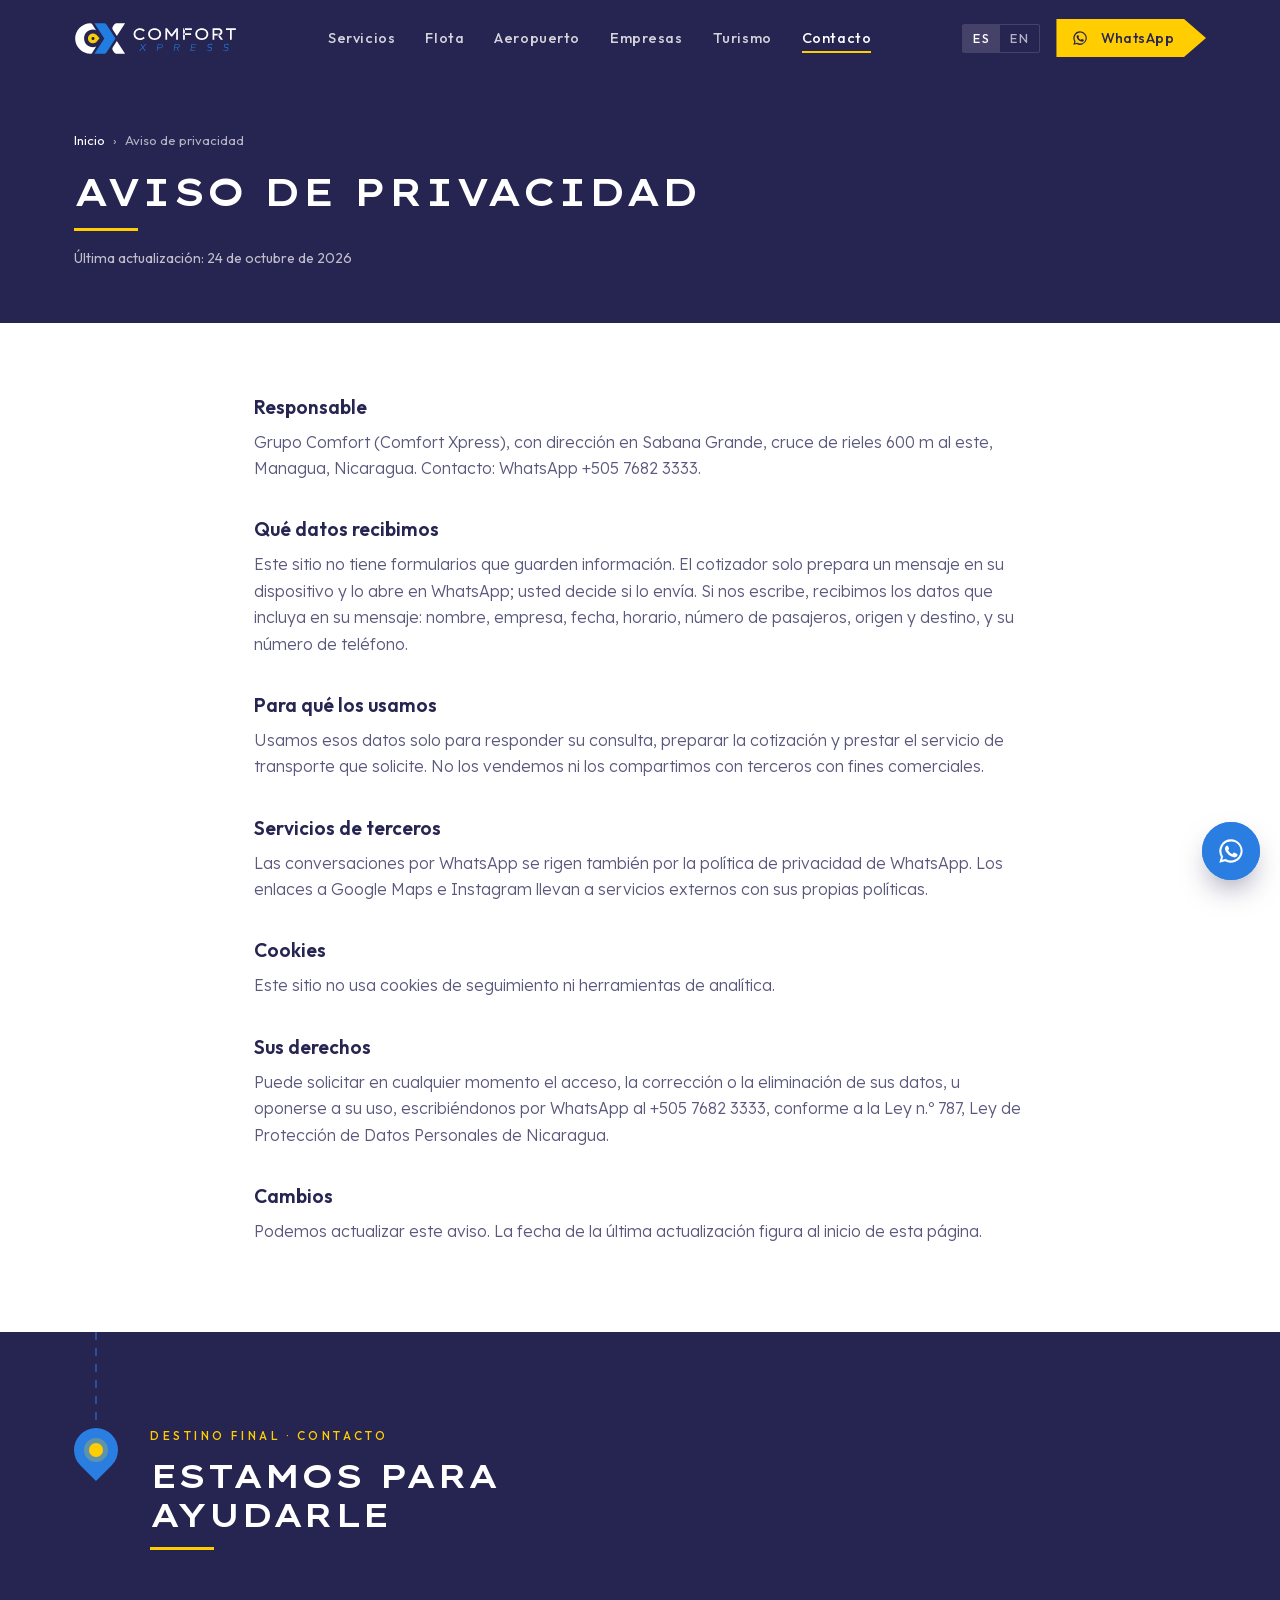
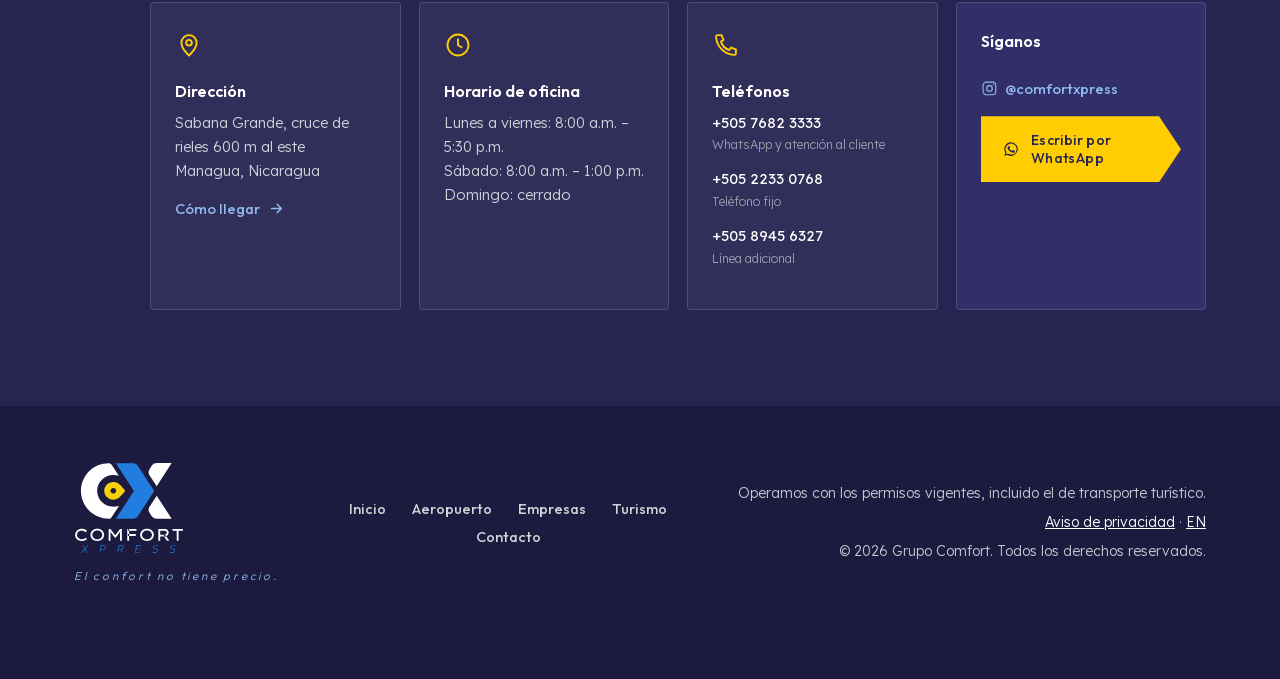
<file: privacidad/index.html>
<!doctype html>
<html lang="es" class="no-js">
<head>
<meta charset="utf-8">
<meta name="viewport" content="width=device-width, initial-scale=1">
<title>Aviso de privacidad | Comfort Xpress</title>
<meta name="description" content="Cómo trata Comfort Xpress los datos personales de quienes visitan su sitio web y solicitan cotizaciones.">
<meta name="theme-color" content="#262451">
<link rel="canonical" href="https://jorgeeke-source.github.io/comfort-xpress/privacidad/">
<link rel="alternate" hreflang="es" href="https://jorgeeke-source.github.io/comfort-xpress/privacidad/">
<link rel="alternate" hreflang="en" href="https://jorgeeke-source.github.io/comfort-xpress/en/privacy/">
<link rel="alternate" hreflang="x-default" href="https://jorgeeke-source.github.io/comfort-xpress/privacidad/">
<meta property="og:type" content="website">
<meta property="og:locale" content="es_NI">
<meta property="og:title" content="Aviso de privacidad | Comfort Xpress">
<meta property="og:description" content="Cómo trata Comfort Xpress los datos personales de quienes visitan su sitio web y solicitan cotizaciones.">
<meta property="og:image" content="https://jorgeeke-source.github.io/comfort-xpress/img/auto-corolla-costa-1200.webp">
<link rel="icon" href="../favicon.svg" type="image/svg+xml">
<link rel="apple-touch-icon" href="../apple-touch-icon.png">
<link rel="preload" href="../fonts/lexend.woff2" as="font" type="font/woff2" crossorigin>
<link rel="preload" href="../fonts/lexend-peta.woff2" as="font" type="font/woff2" crossorigin>

<link rel="stylesheet" href="../css/estilos.css?v=20261024">
<script>document.documentElement.className='js';</script>

</head>
<body>
<a class="saltar" href="#contenido">Saltar al contenido</a>

<svg width="0" height="0" style="position:absolute" aria-hidden="true">
  <symbol id="i-wa" viewBox="0 0 24 24"><path fill="currentColor" d="M12 2a10 10 0 0 0-8.6 15.1L2 22l5-1.3A10 10 0 1 0 12 2Zm0 18.2a8.2 8.2 0 0 1-4.2-1.2l-.3-.2-3 .8.8-2.9-.2-.3A8.2 8.2 0 1 1 12 20.2Zm4.5-6.1c-.2-.1-1.5-.7-1.7-.8-.2-.1-.4-.1-.6.1l-.8 1c-.1.2-.3.2-.5.1a6.7 6.7 0 0 1-3.3-2.9c-.3-.4.2-.4.7-1.4.1-.2 0-.3 0-.4l-.8-1.8c-.2-.5-.4-.4-.6-.4h-.5a1 1 0 0 0-.7.3 3 3 0 0 0-.9 2.2 5.2 5.2 0 0 0 1.1 2.7 11.8 11.8 0 0 0 4.5 4c1.7.7 2.4.8 3.2.6a2.8 2.8 0 0 0 1.8-1.3c.2-.6.2-1.1.2-1.3-.1-.1-.3-.2-.5-.3Z"/></symbol>
  <symbol id="i-empresa" viewBox="0 0 24 24"><g fill="none" stroke="currentColor" stroke-width="1.6" stroke-linejoin="round"><rect x="3" y="7" width="18" height="13" rx="1.5"/><path d="M9 7V5a1 1 0 0 1 1-1h4a1 1 0 0 1 1 1v2M3 12.5h18M10.5 12.5v2h3v-2"/></g></symbol>
  <symbol id="i-ejecutivo" viewBox="0 0 24 24"><g fill="none" stroke="currentColor" stroke-width="1.6" stroke-linejoin="round" stroke-linecap="round"><circle cx="12" cy="7" r="3.5"/><path d="M5 21c.6-4 3.3-6.5 7-6.5s6.4 2.5 7 6.5"/><path d="m12 14.5 1.2 2.2L12 21l-1.2-4.3z"/></g></symbol>
  <symbol id="i-aeropuerto" viewBox="0 0 24 24"><path fill="none" stroke="currentColor" stroke-width="1.6" stroke-linejoin="round" d="M10.5 3.5c0-.8.7-1.5 1.5-1.5s1.5.7 1.5 1.5V9l7.5 4.5v2L13.5 13v4.5l2.5 2V21L12 20l-4 1v-1.5l2.5-2V13L3 15.5v-2L10.5 9z"/></symbol>
  <symbol id="i-turismo" viewBox="0 0 24 24"><g fill="none" stroke="currentColor" stroke-width="1.6" stroke-linecap="round" stroke-linejoin="round"><path d="M12 21s-6.5-5.6-6.5-11a6.5 6.5 0 0 1 13 0c0 5.4-6.5 11-6.5 11Z"/><circle cx="12" cy="10" r="2.4"/></g></symbol>
  <symbol id="i-privado" viewBox="0 0 24 24"><g fill="none" stroke="currentColor" stroke-width="1.6" stroke-linejoin="round"><path d="M12 3 4.5 6v5.5c0 4.6 3.2 8.2 7.5 9.5 4.3-1.3 7.5-4.9 7.5-9.5V6z"/><path d="m8.8 12 2.2 2.2 4.2-4.4" stroke-linecap="round"/></g></symbol>
  <symbol id="i-grupo" viewBox="0 0 24 24"><g fill="none" stroke="currentColor" stroke-width="1.6" stroke-linecap="round"><circle cx="9" cy="8" r="3"/><circle cx="17" cy="9" r="2.4"/><path d="M3 19c.5-3.3 2.8-5.2 6-5.2s5.5 1.9 6 5.2M15.5 13.9c2.8.1 4.6 1.8 5 4.6"/></g></symbol>
  <symbol id="i-flecha" viewBox="0 0 24 24"><path fill="none" stroke="currentColor" stroke-width="2" stroke-linecap="round" stroke-linejoin="round" d="M5 12h14m-6-6 6 6-6 6"/></symbol>
  <symbol id="i-ig" viewBox="0 0 24 24"><g fill="none" stroke="currentColor" stroke-width="1.6"><rect x="3" y="3" width="18" height="18" rx="5"/><circle cx="12" cy="12" r="4"/><circle cx="17.3" cy="6.7" r=".9" fill="currentColor" stroke="none"/></g></symbol>
  <symbol id="i-pin" viewBox="0 0 24 24"><g fill="none" stroke="currentColor" stroke-width="1.6"><path d="M12 21s-6.5-5.6-6.5-11a6.5 6.5 0 0 1 13 0c0 5.4-6.5 11-6.5 11Z"/><circle cx="12" cy="10" r="2.4"/></g></symbol>
  <symbol id="i-reloj" viewBox="0 0 24 24"><g fill="none" stroke="currentColor" stroke-width="1.6" stroke-linecap="round"><circle cx="12" cy="12" r="9"/><path d="M12 7v5l3 2"/></g></symbol>
  <symbol id="i-tel" viewBox="0 0 24 24"><path fill="none" stroke="currentColor" stroke-width="1.6" stroke-linejoin="round" d="M5 3.5h3.2l1.6 4.2-2.1 1.4a11 11 0 0 0 7.2 7.2l1.4-2.1 4.2 1.6V19a1.5 1.5 0 0 1-1.6 1.5A16.5 16.5 0 0 1 3.5 5.1 1.5 1.5 0 0 1 5 3.5Z"/></symbol>
  <symbol id="i-estrella" viewBox="0 0 24 24"><path fill="currentColor" d="m12 2.8 2.8 5.8 6.3.9-4.6 4.4 1.1 6.3L12 17.2l-5.6 3 1.1-6.3-4.6-4.4 6.3-.9z"/></symbol>
</svg>

<!-- ============ BARRA ============ -->
<header class="barra" id="barra">
  <div class="wrap barra-in">
    <a class="barra-logo" href=".././" aria-label="Comfort Xpress">
      <img src="../img/cx-horizontal-color-negativo.svg" alt="Comfort Xpress" width="146" height="33">
    </a>
    <nav class="menu" id="menu" aria-label="Principal">
      <a href="../#servicios">Servicios</a>
      <a href="../#flota">Flota</a>
      <a href="../aeropuerto/">Aeropuerto</a>
      <a href="../empresas/">Empresas</a>
      <a href="../turismo/">Turismo</a>
      <a href="#contacto">Contacto</a>
      <a class="menu-idioma" href="../en/privacy/" hreflang="en" lang="en">English</a>
    </nav>
    <div class="barra-acciones">
      <div class="idioma" role="group" aria-label="Cambiar idioma a inglés">
        <span class="on" aria-current="true">ES</span>
        <a href="../en/privacy/" hreflang="en" lang="en">EN</a>
      </div>
      <a class="btn btn-amarillo btn-sm" href="https://wa.me/50576823333?text=Hola%2C%20Comfort%20Xpress.%20Quisiera%20informaci%C3%B3n%20sobre%20sus%20servicios%20de%20transporte." target="_blank" rel="noopener">
        <svg class="ico"><use href="#i-wa"/></svg><span class="solo-escritorio">WhatsApp</span>
      </a>
      <button class="hamburguesa" id="hamburguesa" aria-expanded="false" aria-controls="menu" aria-label="Abrir menú" data-abrir="Abrir menú" data-cerrar="Cerrar menú"><span></span><span></span></button>
    </div>
  </div>
</header>

<main id="contenido">

<section class="legal-cab">
  <div class="wrap">
    <nav class="migas" aria-label="Breadcrumb"><a href=".././">Inicio</a><span aria-hidden="true">›</span><span aria-current="page">Aviso de privacidad</span></nav>
    <h1 class="titulo subraya">Aviso de privacidad</h1>
    <p class="legal-fecha">Última actualización: 24 de octubre de 2026</p>
  </div>
</section>

<article class="legal">
  <div class="wrap legal-in">
    <section>
      <h2>Responsable</h2>
      <p>Grupo Comfort (Comfort Xpress), con dirección en Sabana Grande, cruce de rieles 600 m al este, Managua, Nicaragua. Contacto: WhatsApp +505 7682 3333.</p>
    </section><section>
      <h2>Qué datos recibimos</h2>
      <p>Este sitio no tiene formularios que guarden información. El cotizador solo prepara un mensaje en su dispositivo y lo abre en WhatsApp; usted decide si lo envía. Si nos escribe, recibimos los datos que incluya en su mensaje: nombre, empresa, fecha, horario, número de pasajeros, origen y destino, y su número de teléfono.</p>
    </section><section>
      <h2>Para qué los usamos</h2>
      <p>Usamos esos datos solo para responder su consulta, preparar la cotización y prestar el servicio de transporte que solicite. No los vendemos ni los compartimos con terceros con fines comerciales.</p>
    </section><section>
      <h2>Servicios de terceros</h2>
      <p>Las conversaciones por WhatsApp se rigen también por la política de privacidad de WhatsApp. Los enlaces a Google Maps e Instagram llevan a servicios externos con sus propias políticas.</p>
    </section><section>
      <h2>Cookies</h2>
      <p>Este sitio no usa cookies de seguimiento ni herramientas de analítica.</p>
    </section><section>
      <h2>Sus derechos</h2>
      <p>Puede solicitar en cualquier momento el acceso, la corrección o la eliminación de sus datos, u oponerse a su uso, escribiéndonos por WhatsApp al +505 7682 3333, conforme a la Ley n.º 787, Ley de Protección de Datos Personales de Nicaragua.</p>
    </section><section>
      <h2>Cambios</h2>
      <p>Podemos actualizar este aviso. La fecha de la última actualización figura al inicio de esta página.</p>
    </section>
  </div>
</article>

<!-- ============ DESTINO · CONTACTO ============ -->
<section class="tramo tramo-oscuro tramo-final" id="contacto">
  <div class="wrap">
    <header class="cabeza">
      <span class="pin pin-final" aria-hidden="true"></span>
      <div>
        <p class="etq etq-amarillo">Destino final · Contacto</p>
        <h2 class="titulo subraya">Estamos para<br>ayudarle</h2>
      </div>
    </header>
    <div class="contacto-grid">
      <div class="dato aparece">
        <svg class="ico dato-ico"><use href="#i-pin"/></svg>
        <h3>Dirección</h3>
        <p>Sabana Grande, cruce de rieles 600 m al este<br>Managua, Nicaragua</p>
        <a class="enlace" href="https://www.google.com/maps/search/?api=1&amp;query=Comfort+Xpress+Sabana+Grande+Managua" target="_blank" rel="noopener">Cómo llegar <svg class="ico flecha"><use href="#i-flecha"/></svg></a>
      </div>
      <div class="dato aparece">
        <svg class="ico dato-ico"><use href="#i-reloj"/></svg>
        <h3>Horario de oficina</h3>
        <p>Lunes a viernes: 8:00 a.m. – 5:30 p.m.<br>Sábado: 8:00 a.m. – 1:00 p.m.<br>Domingo: cerrado</p>
      </div>
      <div class="dato aparece">
        <svg class="ico dato-ico"><use href="#i-tel"/></svg>
        <h3>Teléfonos</h3>
        <p><a href="https://wa.me/50576823333" target="_blank" rel="noopener">+505 7682 3333</a><small>WhatsApp y atención al cliente</small></p>
        <p><a href="tel:+50522330768">+505 2233 0768</a><small>Teléfono fijo</small></p>
        <p><a href="tel:+50589456327">+505 8945 6327</a><small>Línea adicional</small></p>
      </div>
      <div class="dato dato-cta aparece">
        <h3>Síganos</h3>
        <a class="enlace" href="https://www.instagram.com/comfortxpress" target="_blank" rel="noopener"><svg class="ico"><use href="#i-ig"/></svg> @comfortxpress</a>
        <a class="btn btn-amarillo" href="https://wa.me/50576823333?text=Hola%2C%20Comfort%20Xpress.%20Quisiera%20informaci%C3%B3n%20sobre%20sus%20servicios%20de%20transporte." target="_blank" rel="noopener"><svg class="ico"><use href="#i-wa"/></svg><span>Escribir por WhatsApp</span></a>
      </div>
    </div>
  </div>
</section>

</main>

<!-- ============ PIE ============ -->
<footer class="pie">
  <div class="wrap pie-in">
    <div class="pie-marca">
      <img src="../img/cx-vertical-color-negativo.svg" alt="Comfort Xpress" width="120" height="100" loading="lazy">
      <p class="sub">El confort no tiene precio.</p>
    </div>
    <nav class="pie-nav" aria-label="Pie">
      <a href=".././">Inicio</a>
      <a href="../aeropuerto/">Aeropuerto</a>
      <a href="../empresas/">Empresas</a>
      <a href="../turismo/">Turismo</a>
      <a href="#contacto">Contacto</a>
    </nav>
    <div class="pie-legal">
      <p>Operamos con los permisos vigentes, incluido el de transporte turístico.</p>
      <p><a href="../privacidad/">Aviso de privacidad</a> · <a href="../en/privacy/" hreflang="en" lang="en">EN</a></p>
      <p>© 2026 Grupo Comfort. Todos los derechos reservados.</p>
    </div>
  </div>
</footer>

<a class="flotante" href="https://wa.me/50576823333?text=Hola%2C%20Comfort%20Xpress.%20Quisiera%20informaci%C3%B3n%20sobre%20sus%20servicios%20de%20transporte." target="_blank" rel="noopener" aria-label="Escríbanos por WhatsApp">
  <svg class="ico"><use href="#i-wa"/></svg>
</a>

<script type="application/json" id="i18n">{"wa": "50576823333", "lang": "es", "etq": "Cotice en 1 minuto", "paso": "Paso", "de": "de", "p1": "¿Qué tipo de traslado necesita?", "p2": "¿Cuándo lo necesita?", "p3": "¿Cuántas personas viajan?", "p4": "¿Desde dónde y hacia dónde?", "p5": "¿A nombre de quién?", "servicios": ["Aeropuerto", "Ejecutivo", "Empresas", "Turismo", "Eventos y grupos", "Viaje privado"], "fecha": "Fecha", "hora": "Hora", "ida": "Solo ida", "idavuelta": "Ida y vuelta", "pasajeros": "Pasajeros", "menos": "Restar un pasajero", "mas": "Sumar un pasajero", "origen": "Origen", "origen_ph": "Ej.: Aeropuerto Augusto C. Sandino", "destino": "Destino", "destino_ph": "Ej.: Hotel en Managua", "nombre": "Nombre", "empresa": "Empresa (opcional)", "siguiente": "Continuar", "atras": "Atrás", "enviar": "Enviar por WhatsApp", "falta": "Complete este paso para continuar.", "nota": "Al final se abre WhatsApp con su solicitud lista. No guardamos sus datos.", "fallback": "Escríbanos por WhatsApp y le cotizamos en minutos.", "msg_saludo": "Hola, Comfort Xpress. Quiero cotizar un traslado:", "msg_servicio": "Servicio", "msg_fecha": "Fecha", "msg_tipo": "Tipo", "msg_pasajeros": "Pasajeros", "msg_origen": "Origen", "msg_destino": "Destino", "msg_nombre": "Nombre", "msg_empresa": "Empresa"}</script>
<script src="../js/main.js?v=20261024" defer></script>
</body>
</html>
</file>
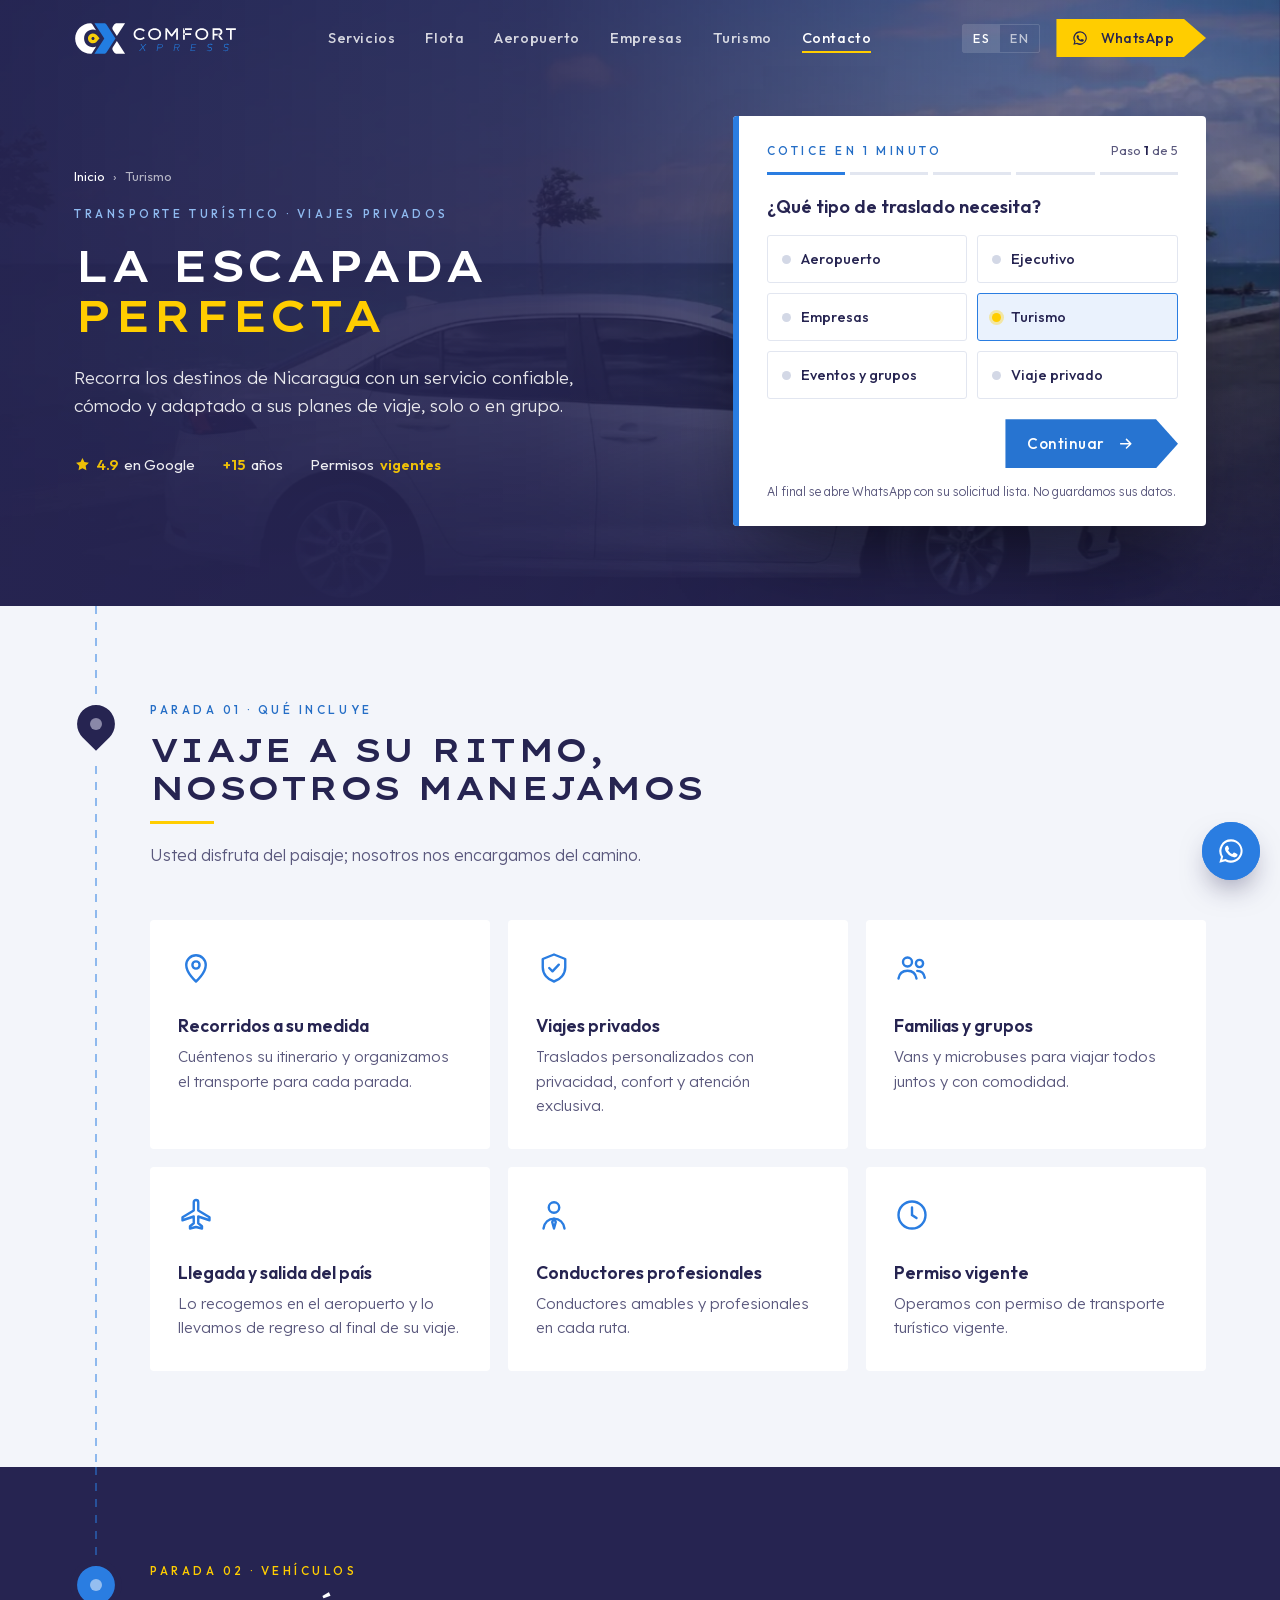
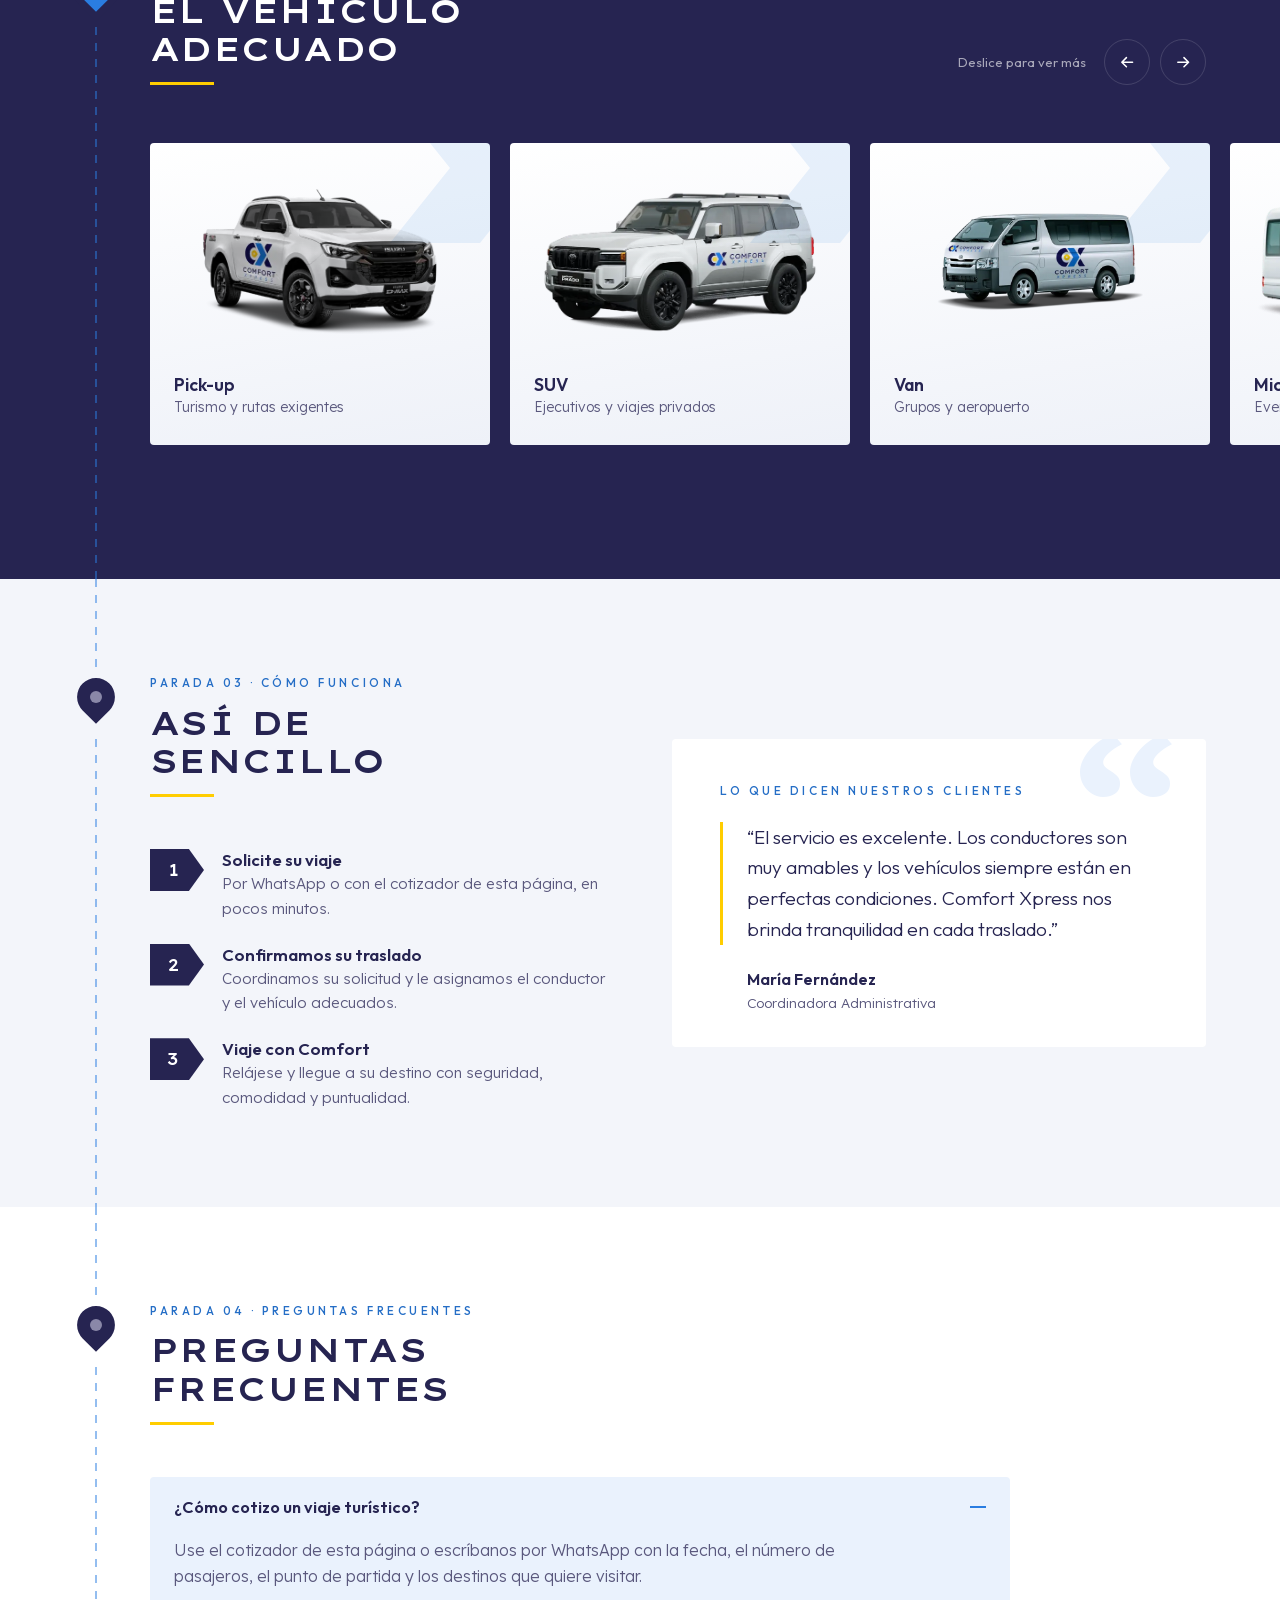
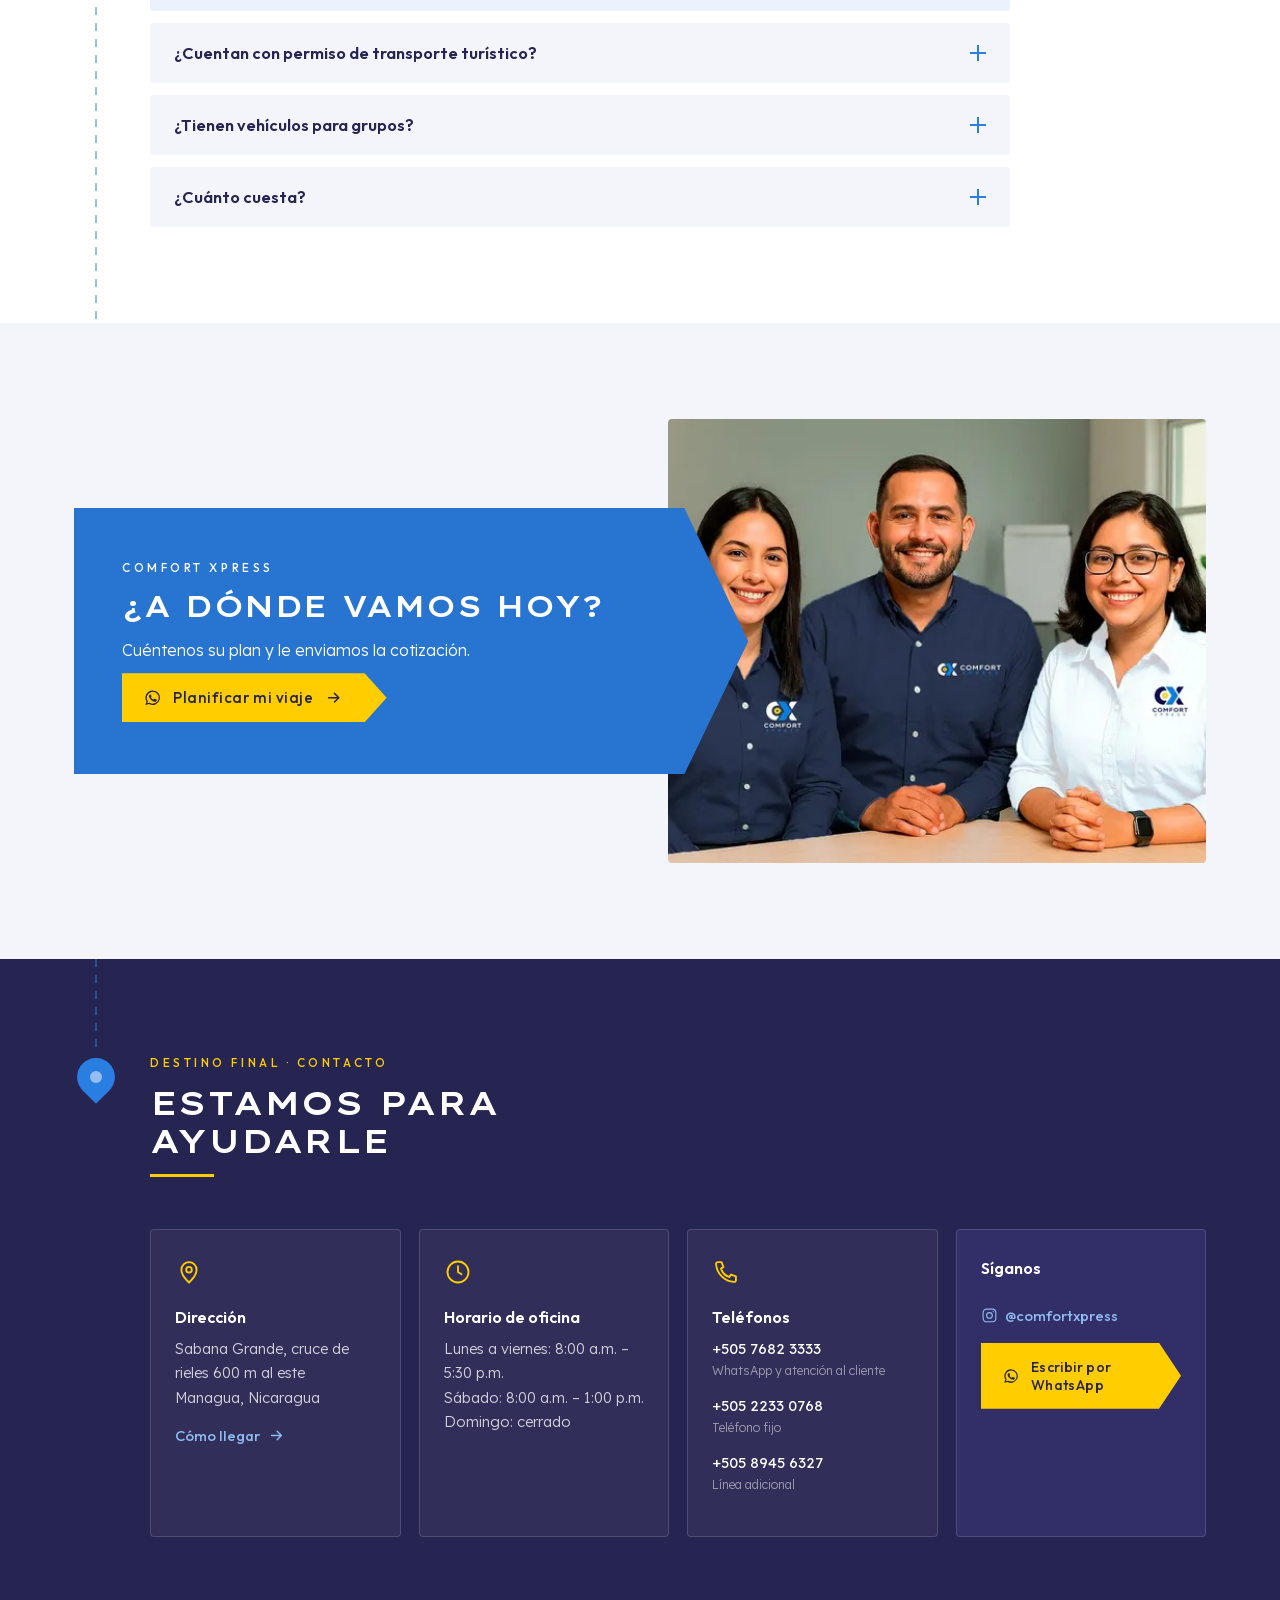
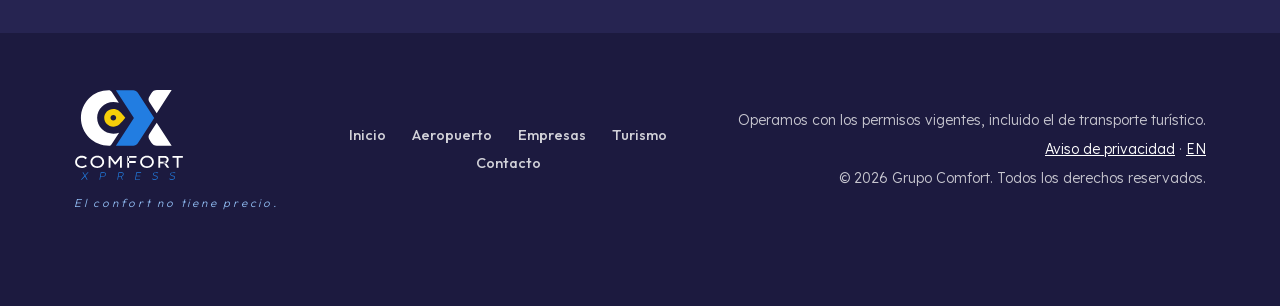
<file: turismo/index.html>
<!doctype html>
<html lang="es" class="no-js">
<head>
<meta charset="utf-8">
<meta name="viewport" content="width=device-width, initial-scale=1">
<title>Transporte Turístico y Viajes Privados en Nicaragua | Comfort Xpress</title>
<meta name="description" content="Recorra Nicaragua con transporte turístico y viajes privados: vehículos cómodos, conductores profesionales y permiso de transporte turístico vigente. Cotice por WhatsApp.">
<meta name="theme-color" content="#262451">
<link rel="canonical" href="https://jorgeeke-source.github.io/comfort-xpress/turismo/">
<link rel="alternate" hreflang="es" href="https://jorgeeke-source.github.io/comfort-xpress/turismo/">
<link rel="alternate" hreflang="en" href="https://jorgeeke-source.github.io/comfort-xpress/en/tours/">
<link rel="alternate" hreflang="x-default" href="https://jorgeeke-source.github.io/comfort-xpress/turismo/">
<meta property="og:type" content="website">
<meta property="og:locale" content="es_NI">
<meta property="og:title" content="Transporte Turístico y Viajes Privados en Nicaragua | Comfort Xpress">
<meta property="og:description" content="Recorra Nicaragua con transporte turístico y viajes privados: vehículos cómodos, conductores profesionales y permiso de transporte turístico vigente. Cotice por WhatsApp.">
<meta property="og:image" content="https://jorgeeke-source.github.io/comfort-xpress/img/auto-corolla-costa-1200.webp">
<link rel="icon" href="../favicon.svg" type="image/svg+xml">
<link rel="apple-touch-icon" href="../apple-touch-icon.png">
<link rel="preload" href="../fonts/lexend.woff2" as="font" type="font/woff2" crossorigin>
<link rel="preload" href="../fonts/lexend-peta.woff2" as="font" type="font/woff2" crossorigin>
<link rel="preload" as="image" href="../img/auto-corolla-costa-1200.webp" imagesrcset="../img/auto-corolla-costa-640.webp 640w, ../img/auto-corolla-costa-1200.webp 1200w" imagesizes="100vw">
<link rel="stylesheet" href="../css/estilos.css?v=20261024">
<script>document.documentElement.className='js';</script>

</head>
<body>
<a class="saltar" href="#contenido">Saltar al contenido</a>

<svg width="0" height="0" style="position:absolute" aria-hidden="true">
  <symbol id="i-wa" viewBox="0 0 24 24"><path fill="currentColor" d="M12 2a10 10 0 0 0-8.6 15.1L2 22l5-1.3A10 10 0 1 0 12 2Zm0 18.2a8.2 8.2 0 0 1-4.2-1.2l-.3-.2-3 .8.8-2.9-.2-.3A8.2 8.2 0 1 1 12 20.2Zm4.5-6.1c-.2-.1-1.5-.7-1.7-.8-.2-.1-.4-.1-.6.1l-.8 1c-.1.2-.3.2-.5.1a6.7 6.7 0 0 1-3.3-2.9c-.3-.4.2-.4.7-1.4.1-.2 0-.3 0-.4l-.8-1.8c-.2-.5-.4-.4-.6-.4h-.5a1 1 0 0 0-.7.3 3 3 0 0 0-.9 2.2 5.2 5.2 0 0 0 1.1 2.7 11.8 11.8 0 0 0 4.5 4c1.7.7 2.4.8 3.2.6a2.8 2.8 0 0 0 1.8-1.3c.2-.6.2-1.1.2-1.3-.1-.1-.3-.2-.5-.3Z"/></symbol>
  <symbol id="i-empresa" viewBox="0 0 24 24"><g fill="none" stroke="currentColor" stroke-width="1.6" stroke-linejoin="round"><rect x="3" y="7" width="18" height="13" rx="1.5"/><path d="M9 7V5a1 1 0 0 1 1-1h4a1 1 0 0 1 1 1v2M3 12.5h18M10.5 12.5v2h3v-2"/></g></symbol>
  <symbol id="i-ejecutivo" viewBox="0 0 24 24"><g fill="none" stroke="currentColor" stroke-width="1.6" stroke-linejoin="round" stroke-linecap="round"><circle cx="12" cy="7" r="3.5"/><path d="M5 21c.6-4 3.3-6.5 7-6.5s6.4 2.5 7 6.5"/><path d="m12 14.5 1.2 2.2L12 21l-1.2-4.3z"/></g></symbol>
  <symbol id="i-aeropuerto" viewBox="0 0 24 24"><path fill="none" stroke="currentColor" stroke-width="1.6" stroke-linejoin="round" d="M10.5 3.5c0-.8.7-1.5 1.5-1.5s1.5.7 1.5 1.5V9l7.5 4.5v2L13.5 13v4.5l2.5 2V21L12 20l-4 1v-1.5l2.5-2V13L3 15.5v-2L10.5 9z"/></symbol>
  <symbol id="i-turismo" viewBox="0 0 24 24"><g fill="none" stroke="currentColor" stroke-width="1.6" stroke-linecap="round" stroke-linejoin="round"><path d="M12 21s-6.5-5.6-6.5-11a6.5 6.5 0 0 1 13 0c0 5.4-6.5 11-6.5 11Z"/><circle cx="12" cy="10" r="2.4"/></g></symbol>
  <symbol id="i-privado" viewBox="0 0 24 24"><g fill="none" stroke="currentColor" stroke-width="1.6" stroke-linejoin="round"><path d="M12 3 4.5 6v5.5c0 4.6 3.2 8.2 7.5 9.5 4.3-1.3 7.5-4.9 7.5-9.5V6z"/><path d="m8.8 12 2.2 2.2 4.2-4.4" stroke-linecap="round"/></g></symbol>
  <symbol id="i-grupo" viewBox="0 0 24 24"><g fill="none" stroke="currentColor" stroke-width="1.6" stroke-linecap="round"><circle cx="9" cy="8" r="3"/><circle cx="17" cy="9" r="2.4"/><path d="M3 19c.5-3.3 2.8-5.2 6-5.2s5.5 1.9 6 5.2M15.5 13.9c2.8.1 4.6 1.8 5 4.6"/></g></symbol>
  <symbol id="i-flecha" viewBox="0 0 24 24"><path fill="none" stroke="currentColor" stroke-width="2" stroke-linecap="round" stroke-linejoin="round" d="M5 12h14m-6-6 6 6-6 6"/></symbol>
  <symbol id="i-ig" viewBox="0 0 24 24"><g fill="none" stroke="currentColor" stroke-width="1.6"><rect x="3" y="3" width="18" height="18" rx="5"/><circle cx="12" cy="12" r="4"/><circle cx="17.3" cy="6.7" r=".9" fill="currentColor" stroke="none"/></g></symbol>
  <symbol id="i-pin" viewBox="0 0 24 24"><g fill="none" stroke="currentColor" stroke-width="1.6"><path d="M12 21s-6.5-5.6-6.5-11a6.5 6.5 0 0 1 13 0c0 5.4-6.5 11-6.5 11Z"/><circle cx="12" cy="10" r="2.4"/></g></symbol>
  <symbol id="i-reloj" viewBox="0 0 24 24"><g fill="none" stroke="currentColor" stroke-width="1.6" stroke-linecap="round"><circle cx="12" cy="12" r="9"/><path d="M12 7v5l3 2"/></g></symbol>
  <symbol id="i-tel" viewBox="0 0 24 24"><path fill="none" stroke="currentColor" stroke-width="1.6" stroke-linejoin="round" d="M5 3.5h3.2l1.6 4.2-2.1 1.4a11 11 0 0 0 7.2 7.2l1.4-2.1 4.2 1.6V19a1.5 1.5 0 0 1-1.6 1.5A16.5 16.5 0 0 1 3.5 5.1 1.5 1.5 0 0 1 5 3.5Z"/></symbol>
  <symbol id="i-estrella" viewBox="0 0 24 24"><path fill="currentColor" d="m12 2.8 2.8 5.8 6.3.9-4.6 4.4 1.1 6.3L12 17.2l-5.6 3 1.1-6.3-4.6-4.4 6.3-.9z"/></symbol>
</svg>

<!-- ============ BARRA ============ -->
<header class="barra" id="barra">
  <div class="wrap barra-in">
    <a class="barra-logo" href=".././" aria-label="Comfort Xpress">
      <img src="../img/cx-horizontal-color-negativo.svg" alt="Comfort Xpress" width="146" height="33">
    </a>
    <nav class="menu" id="menu" aria-label="Principal">
      <a href="../#servicios">Servicios</a>
      <a href="../#flota">Flota</a>
      <a href="../aeropuerto/">Aeropuerto</a>
      <a href="../empresas/">Empresas</a>
      <a href="../turismo/">Turismo</a>
      <a href="#contacto">Contacto</a>
      <a class="menu-idioma" href="../en/tours/" hreflang="en" lang="en">English</a>
    </nav>
    <div class="barra-acciones">
      <div class="idioma" role="group" aria-label="Cambiar idioma a inglés">
        <span class="on" aria-current="true">ES</span>
        <a href="../en/tours/" hreflang="en" lang="en">EN</a>
      </div>
      <a class="btn btn-amarillo btn-sm" href="https://wa.me/50576823333?text=Hola%2C%20Comfort%20Xpress.%20Quisiera%20informaci%C3%B3n%20sobre%20sus%20servicios%20de%20transporte." target="_blank" rel="noopener">
        <svg class="ico"><use href="#i-wa"/></svg><span class="solo-escritorio">WhatsApp</span>
      </a>
      <button class="hamburguesa" id="hamburguesa" aria-expanded="false" aria-controls="menu" aria-label="Abrir menú" data-abrir="Abrir menú" data-cerrar="Cerrar menú"><span></span><span></span></button>
    </div>
  </div>
</header>

<main id="contenido">

<!-- ============ HERO DE SERVICIO ============ -->
<section class="hero hero-sub" id="inicio">
  <picture class="hero-foto">
    <source type="image/webp" srcset="../img/auto-corolla-costa-640.webp 640w, ../img/auto-corolla-costa-1200.webp 1200w" sizes="100vw">
    <img src="../img/auto-corolla-costa-1200.webp" alt="Sedán blanco de Comfort Xpress en una carretera junto al mar" width="1200" height="800" fetchpriority="high">
  </picture>
  <div class="hero-velo" aria-hidden="true"></div>
  <div class="wrap hero-grid">
    <div class="hero-txt">
      <nav class="migas" aria-label="Breadcrumb"><a href=".././">Inicio</a><span aria-hidden="true">›</span><span aria-current="page">Turismo</span></nav>
      <p class="etq etq-claro">Transporte turístico · Viajes privados</p>
      <h1 class="titulo hero-titulo">La escapada<br><em>perfecta</em></h1>
      <p class="hero-lead">Recorra los destinos de Nicaragua con un servicio confiable, cómodo y adaptado a sus planes de viaje, solo o en grupo.</p>
      <ul class="confianza">
        <li><svg class="ico ico-amarillo"><use href="#i-estrella"/></svg><b>4.9</b> en Google</li>
        <li><b>+15</b> años</li>
        <li>Permisos <b>vigentes</b></li>
      </ul>
    </div>

    <!-- Cotizador -->
    <form class="cotizador" id="cotizador" novalidate aria-labelledby="cot-titulo">
      <div class="cot-cab">
        <p class="etq" id="cot-titulo">Cotice en 1 minuto</p>
        <p class="cot-contador" aria-live="polite"><span>Paso</span> <b id="cot-n">1</b> de 5</p>
      </div>
      <div class="cot-barra" aria-hidden="true"><span></span><span></span><span></span><span></span><span></span></div>

      <div class="cot-fallback">
        <p>Escríbanos por WhatsApp y le cotizamos en minutos.</p>
        <a class="btn" href="https://wa.me/50576823333?text=Hola%2C%20Comfort%20Xpress.%20Quisiera%20informaci%C3%B3n%20sobre%20sus%20servicios%20de%20transporte." target="_blank" rel="noopener"><svg class="ico"><use href="#i-wa"/></svg>Enviar por WhatsApp</a>
      </div>

      <fieldset class="cot-paso activo" data-paso="1">
        <legend class="cot-pregunta">¿Qué tipo de traslado necesita?</legend>
        <div class="cot-opciones">
          <label class="cot-op"><input type="radio" name="servicio" value="Aeropuerto"><span><i aria-hidden="true"></i>Aeropuerto</span></label><label class="cot-op"><input type="radio" name="servicio" value="Ejecutivo"><span><i aria-hidden="true"></i>Ejecutivo</span></label><label class="cot-op"><input type="radio" name="servicio" value="Empresas"><span><i aria-hidden="true"></i>Empresas</span></label><label class="cot-op"><input type="radio" name="servicio" value="Turismo" checked><span><i aria-hidden="true"></i>Turismo</span></label><label class="cot-op"><input type="radio" name="servicio" value="Eventos y grupos"><span><i aria-hidden="true"></i>Eventos y grupos</span></label><label class="cot-op"><input type="radio" name="servicio" value="Viaje privado"><span><i aria-hidden="true"></i>Viaje privado</span></label>
        </div>
      </fieldset>

      <fieldset class="cot-paso" data-paso="2" hidden>
        <legend class="cot-pregunta">¿Cuándo lo necesita?</legend>
        <div class="cot-fila">
          <label class="campo"><span>Fecha</span><input type="date" name="fecha" required></label>
          <label class="campo"><span>Hora</span><input type="time" name="hora" required></label>
        </div>
        <div class="cot-opciones cot-opciones-2">
          <label class="cot-op"><input type="radio" name="tipo" value="Solo ida" checked><span><i aria-hidden="true"></i>Solo ida</span></label>
          <label class="cot-op"><input type="radio" name="tipo" value="Ida y vuelta"><span><i aria-hidden="true"></i>Ida y vuelta</span></label>
        </div>
      </fieldset>

      <fieldset class="cot-paso" data-paso="3" hidden>
        <legend class="cot-pregunta">¿Cuántas personas viajan?</legend>
        <div class="contador">
          <button type="button" class="contador-btn" data-delta="-1" aria-label="Restar un pasajero">−</button>
          <label class="contador-campo"><span class="sr">Pasajeros</span><input type="number" name="pasajeros" value="1" min="1" max="60" inputmode="numeric"></label>
          <button type="button" class="contador-btn" data-delta="1" aria-label="Sumar un pasajero">+</button>
        </div>
        <p class="contador-txt">Pasajeros</p>
      </fieldset>

      <fieldset class="cot-paso" data-paso="4" hidden>
        <legend class="cot-pregunta">¿Desde dónde y hacia dónde?</legend>
        <label class="campo"><span>Origen</span><input type="text" name="origen" placeholder="Ej.: Aeropuerto Augusto C. Sandino" required autocomplete="off"></label>
        <label class="campo"><span>Destino</span><input type="text" name="destino" placeholder="Ej.: Hotel en Managua" required autocomplete="off"></label>
      </fieldset>

      <fieldset class="cot-paso" data-paso="5" hidden>
        <legend class="cot-pregunta">¿A nombre de quién?</legend>
        <label class="campo"><span>Nombre</span><input type="text" name="nombre" required autocomplete="name"></label>
        <label class="campo"><span>Empresa (opcional)</span><input type="text" name="empresa" autocomplete="organization"></label>
      </fieldset>

      <p class="cot-error" id="cot-error" role="alert" hidden>Complete este paso para continuar.</p>

      <div class="cot-acciones">
        <button type="button" class="btn-texto" id="cot-atras" hidden>← Atrás</button>
        <button type="submit" class="btn" id="cot-siguiente"><span>Continuar</span><svg class="ico flecha"><use href="#i-flecha"/></svg></button>
      </div>
      <p class="cot-nota">Al final se abre WhatsApp con su solicitud lista. No guardamos sus datos.</p>
    </form>
  </div>
</section>

<!-- ============ PARADA 01 · QUÉ INCLUYE ============ -->
<section class="tramo" id="servicios">
  <div class="wrap">
    <header class="cabeza">
      <span class="pin" aria-hidden="true"></span>
      <div>
        <p class="etq">Parada 01 · Qué incluye</p>
        <h2 class="titulo subraya">Viaje a su ritmo,<br>nosotros manejamos</h2>
        <p class="cabeza-intro">Usted disfruta del paisaje; nosotros nos encargamos del camino.</p>
      </div>
    </header>
    <div class="servicios-grid">
      <article class="servicio aparece">
        <svg class="servicio-ico" aria-hidden="true"><use href="#i-turismo"/></svg>
        <h3>Recorridos a su medida</h3>
        <p>Cuéntenos su itinerario y organizamos el transporte para cada parada.</p>
      </article><article class="servicio aparece">
        <svg class="servicio-ico" aria-hidden="true"><use href="#i-privado"/></svg>
        <h3>Viajes privados</h3>
        <p>Traslados personalizados con privacidad, confort y atención exclusiva.</p>
      </article><article class="servicio aparece">
        <svg class="servicio-ico" aria-hidden="true"><use href="#i-grupo"/></svg>
        <h3>Familias y grupos</h3>
        <p>Vans y microbuses para viajar todos juntos y con comodidad.</p>
      </article><article class="servicio aparece">
        <svg class="servicio-ico" aria-hidden="true"><use href="#i-aeropuerto"/></svg>
        <h3>Llegada y salida del país</h3>
        <p>Lo recogemos en el aeropuerto y lo llevamos de regreso al final de su viaje.</p>
      </article><article class="servicio aparece">
        <svg class="servicio-ico" aria-hidden="true"><use href="#i-ejecutivo"/></svg>
        <h3>Conductores profesionales</h3>
        <p>Conductores amables y profesionales en cada ruta.</p>
      </article><article class="servicio aparece">
        <svg class="servicio-ico" aria-hidden="true"><use href="#i-reloj"/></svg>
        <h3>Permiso vigente</h3>
        <p>Operamos con permiso de transporte turístico vigente.</p>
      </article>
    </div>
  </div>
</section>

<!-- ============ PARADA 02 · VEHÍCULOS ============ -->
<section class="tramo tramo-oscuro" id="flota">
  <div class="wrap">
    <header class="cabeza cabeza-fila">
      <span class="pin" aria-hidden="true"></span>
      <div>
        <p class="etq etq-amarillo">Parada 02 · Vehículos</p>
        <h2 class="titulo subraya">El vehículo<br>adecuado</h2>
      </div>
      <div class="carril-ctrl">
        <span class="carril-ayuda">Deslice para ver más</span>
        <button type="button" class="redondo" data-carril="-1" aria-label="Vehículo anterior"><svg class="ico" style="transform:scaleX(-1)"><use href="#i-flecha"/></svg></button>
        <button type="button" class="redondo" data-carril="1" aria-label="Vehículo siguiente"><svg class="ico"><use href="#i-flecha"/></svg></button>
      </div>
    </header>
  </div>
  <div class="carril" id="carril" tabindex="0" aria-label="Flota">
    <article class="auto">
      <div class="auto-img"><img src="../img/vehiculo-pickup-isuzu-640.webp" alt="Pick-up blanca con el logo de Comfort Xpress" loading="lazy" width="640" height="420"></div>
      <h3>Pick-up</h3>
      <p>Turismo y rutas exigentes</p>
    </article><article class="auto">
      <div class="auto-img"><img src="../img/vehiculo-suv-toyota-prado-640.webp" alt="SUV blanca con el logo de Comfort Xpress" loading="lazy" width="640" height="420"></div>
      <h3>SUV</h3>
      <p>Ejecutivos y viajes privados</p>
    </article><article class="auto">
      <div class="auto-img"><img src="../img/vehiculo-van-toyota-hiace-640.webp" alt="Van blanca con el logo de Comfort Xpress" loading="lazy" width="640" height="420"></div>
      <h3>Van</h3>
      <p>Grupos y aeropuerto</p>
    </article><article class="auto">
      <div class="auto-img"><img src="../img/vehiculo-microbus-toyota-coaster-640.webp" alt="Microbús blanco con el logo de Comfort Xpress" loading="lazy" width="640" height="420"></div>
      <h3>Microbús</h3>
      <p>Eventos y colaboradores</p>
    </article>
  </div>
</section>

<!-- ============ PARADA 03 · CÓMO FUNCIONA ============ -->
<section class="tramo" id="como">
  <div class="wrap como-grid">
    <div>
      <header class="cabeza">
        <span class="pin" aria-hidden="true"></span>
        <div>
          <p class="etq">Parada 03 · Cómo funciona</p>
          <h2 class="titulo subraya">Así de<br>sencillo</h2>
        </div>
      </header>
      <ol class="pasos">
        <li class="paso aparece"><span class="paso-n">1</span><div><h3>Solicite su viaje</h3><p>Por WhatsApp o con el cotizador de esta página, en pocos minutos.</p></div></li><li class="paso aparece"><span class="paso-n">2</span><div><h3>Confirmamos su traslado</h3><p>Coordinamos su solicitud y le asignamos el conductor y el vehículo adecuados.</p></div></li><li class="paso aparece"><span class="paso-n">3</span><div><h3>Viaje con Comfort</h3><p>Relájese y llegue a su destino con seguridad, comodidad y puntualidad.</p></div></li>
      </ol>
    </div>
    <figure class="testi testi-solo aparece">
      <p class="etq">Lo que dicen nuestros clientes</p>
      <blockquote>“El servicio es excelente. Los conductores son muy amables y los vehículos siempre están en perfectas condiciones. Comfort Xpress nos brinda tranquilidad en cada traslado.”</blockquote>
      <figcaption><b>María Fernández</b><span>Coordinadora Administrativa</span></figcaption>
    </figure>
  </div>
</section>

<!-- ============ PARADA 04 · PREGUNTAS ============ -->
<section class="tramo tramo-blanco" id="preguntas">
  <div class="wrap">
    <header class="cabeza">
      <span class="pin" aria-hidden="true"></span>
      <div>
        <p class="etq">Parada 04 · Preguntas frecuentes</p>
        <h2 class="titulo subraya">Preguntas<br>frecuentes</h2>
      </div>
    </header>
    <div class="faq">
      <details class="faq-item aparece" open>
        <summary>¿Cómo cotizo un viaje turístico?<span class="faq-mas" aria-hidden="true"></span></summary>
        <p>Use el cotizador de esta página o escríbanos por WhatsApp con la fecha, el número de pasajeros, el punto de partida y los destinos que quiere visitar.</p>
      </details><details class="faq-item aparece">
        <summary>¿Cuentan con permiso de transporte turístico?<span class="faq-mas" aria-hidden="true"></span></summary>
        <p>Sí. Operamos con los permisos vigentes, incluido el de transporte turístico.</p>
      </details><details class="faq-item aparece">
        <summary>¿Tienen vehículos para grupos?<span class="faq-mas" aria-hidden="true"></span></summary>
        <p>Sí. Contamos con vans y microbuses para grupos, y con SUV o sedanes para viajes privados.</p>
      </details><details class="faq-item aparece">
        <summary>¿Cuánto cuesta?<span class="faq-mas" aria-hidden="true"></span></summary>
        <p>Cada viaje se cotiza según la ruta, la fecha y el número de pasajeros. Solicite su cotización sin compromiso.</p>
      </details>
    </div>
  </div>
</section>

<!-- ============ LLAMADO A LA ACCIÓN ============ -->
<section class="empresas" id="reservar">
  <div class="wrap empresas-in">
    <div class="empresas-cinta aparece">
      <p class="etq etq-claro">Comfort Xpress</p>
      <h2 class="titulo">¿A dónde vamos hoy?</h2>
      <p>Cuéntenos su plan y le enviamos la cotización.</p>
      <p class="cta-espacio"></p>
      <a class="btn btn-amarillo" href="https://wa.me/50576823333?text=Hola%2C%20Comfort%20Xpress.%20Quisiera%20cotizar%20transporte%20tur%C3%ADstico." target="_blank" rel="noopener"><svg class="ico"><use href="#i-wa"/></svg><span>Planificar mi viaje</span><svg class="ico flecha"><use href="#i-flecha"/></svg></a>
    </div>
    <figure class="empresas-foto">
      <img src="../img/equipo-trio-oficina-1200.webp" srcset="../img/equipo-trio-oficina-640.webp 640w, ../img/equipo-trio-oficina-1200.webp 1200w" sizes="(max-width: 860px) 100vw, 600px" alt="Equipo de Comfort Xpress en la oficina" loading="lazy" width="1200" height="800">
    </figure>
  </div>
</section>

<!-- ============ DESTINO · CONTACTO ============ -->
<section class="tramo tramo-oscuro tramo-final" id="contacto">
  <div class="wrap">
    <header class="cabeza">
      <span class="pin pin-final" aria-hidden="true"></span>
      <div>
        <p class="etq etq-amarillo">Destino final · Contacto</p>
        <h2 class="titulo subraya">Estamos para<br>ayudarle</h2>
      </div>
    </header>
    <div class="contacto-grid">
      <div class="dato aparece">
        <svg class="ico dato-ico"><use href="#i-pin"/></svg>
        <h3>Dirección</h3>
        <p>Sabana Grande, cruce de rieles 600 m al este<br>Managua, Nicaragua</p>
        <a class="enlace" href="https://www.google.com/maps/search/?api=1&amp;query=Comfort+Xpress+Sabana+Grande+Managua" target="_blank" rel="noopener">Cómo llegar <svg class="ico flecha"><use href="#i-flecha"/></svg></a>
      </div>
      <div class="dato aparece">
        <svg class="ico dato-ico"><use href="#i-reloj"/></svg>
        <h3>Horario de oficina</h3>
        <p>Lunes a viernes: 8:00 a.m. – 5:30 p.m.<br>Sábado: 8:00 a.m. – 1:00 p.m.<br>Domingo: cerrado</p>
      </div>
      <div class="dato aparece">
        <svg class="ico dato-ico"><use href="#i-tel"/></svg>
        <h3>Teléfonos</h3>
        <p><a href="https://wa.me/50576823333" target="_blank" rel="noopener">+505 7682 3333</a><small>WhatsApp y atención al cliente</small></p>
        <p><a href="tel:+50522330768">+505 2233 0768</a><small>Teléfono fijo</small></p>
        <p><a href="tel:+50589456327">+505 8945 6327</a><small>Línea adicional</small></p>
      </div>
      <div class="dato dato-cta aparece">
        <h3>Síganos</h3>
        <a class="enlace" href="https://www.instagram.com/comfortxpress" target="_blank" rel="noopener"><svg class="ico"><use href="#i-ig"/></svg> @comfortxpress</a>
        <a class="btn btn-amarillo" href="https://wa.me/50576823333?text=Hola%2C%20Comfort%20Xpress.%20Quisiera%20informaci%C3%B3n%20sobre%20sus%20servicios%20de%20transporte." target="_blank" rel="noopener"><svg class="ico"><use href="#i-wa"/></svg><span>Escribir por WhatsApp</span></a>
      </div>
    </div>
  </div>
</section>

</main>

<!-- ============ PIE ============ -->
<footer class="pie">
  <div class="wrap pie-in">
    <div class="pie-marca">
      <img src="../img/cx-vertical-color-negativo.svg" alt="Comfort Xpress" width="120" height="100" loading="lazy">
      <p class="sub">El confort no tiene precio.</p>
    </div>
    <nav class="pie-nav" aria-label="Pie">
      <a href=".././">Inicio</a>
      <a href="../aeropuerto/">Aeropuerto</a>
      <a href="../empresas/">Empresas</a>
      <a href="../turismo/">Turismo</a>
      <a href="#contacto">Contacto</a>
    </nav>
    <div class="pie-legal">
      <p>Operamos con los permisos vigentes, incluido el de transporte turístico.</p>
      <p><a href="../privacidad/">Aviso de privacidad</a> · <a href="../en/tours/" hreflang="en" lang="en">EN</a></p>
      <p>© 2026 Grupo Comfort. Todos los derechos reservados.</p>
    </div>
  </div>
</footer>

<a class="flotante" href="https://wa.me/50576823333?text=Hola%2C%20Comfort%20Xpress.%20Quisiera%20informaci%C3%B3n%20sobre%20sus%20servicios%20de%20transporte." target="_blank" rel="noopener" aria-label="Escríbanos por WhatsApp">
  <svg class="ico"><use href="#i-wa"/></svg>
</a>

<script type="application/json" id="i18n">{"wa": "50576823333", "lang": "es", "etq": "Cotice en 1 minuto", "paso": "Paso", "de": "de", "p1": "¿Qué tipo de traslado necesita?", "p2": "¿Cuándo lo necesita?", "p3": "¿Cuántas personas viajan?", "p4": "¿Desde dónde y hacia dónde?", "p5": "¿A nombre de quién?", "servicios": ["Aeropuerto", "Ejecutivo", "Empresas", "Turismo", "Eventos y grupos", "Viaje privado"], "fecha": "Fecha", "hora": "Hora", "ida": "Solo ida", "idavuelta": "Ida y vuelta", "pasajeros": "Pasajeros", "menos": "Restar un pasajero", "mas": "Sumar un pasajero", "origen": "Origen", "origen_ph": "Ej.: Aeropuerto Augusto C. Sandino", "destino": "Destino", "destino_ph": "Ej.: Hotel en Managua", "nombre": "Nombre", "empresa": "Empresa (opcional)", "siguiente": "Continuar", "atras": "Atrás", "enviar": "Enviar por WhatsApp", "falta": "Complete este paso para continuar.", "nota": "Al final se abre WhatsApp con su solicitud lista. No guardamos sus datos.", "fallback": "Escríbanos por WhatsApp y le cotizamos en minutos.", "msg_saludo": "Hola, Comfort Xpress. Quiero cotizar un traslado:", "msg_servicio": "Servicio", "msg_fecha": "Fecha", "msg_tipo": "Tipo", "msg_pasajeros": "Pasajeros", "msg_origen": "Origen", "msg_destino": "Destino", "msg_nombre": "Nombre", "msg_empresa": "Empresa"}</script>
<script src="../js/main.js?v=20261024" defer></script>
</body>
</html>
</file>
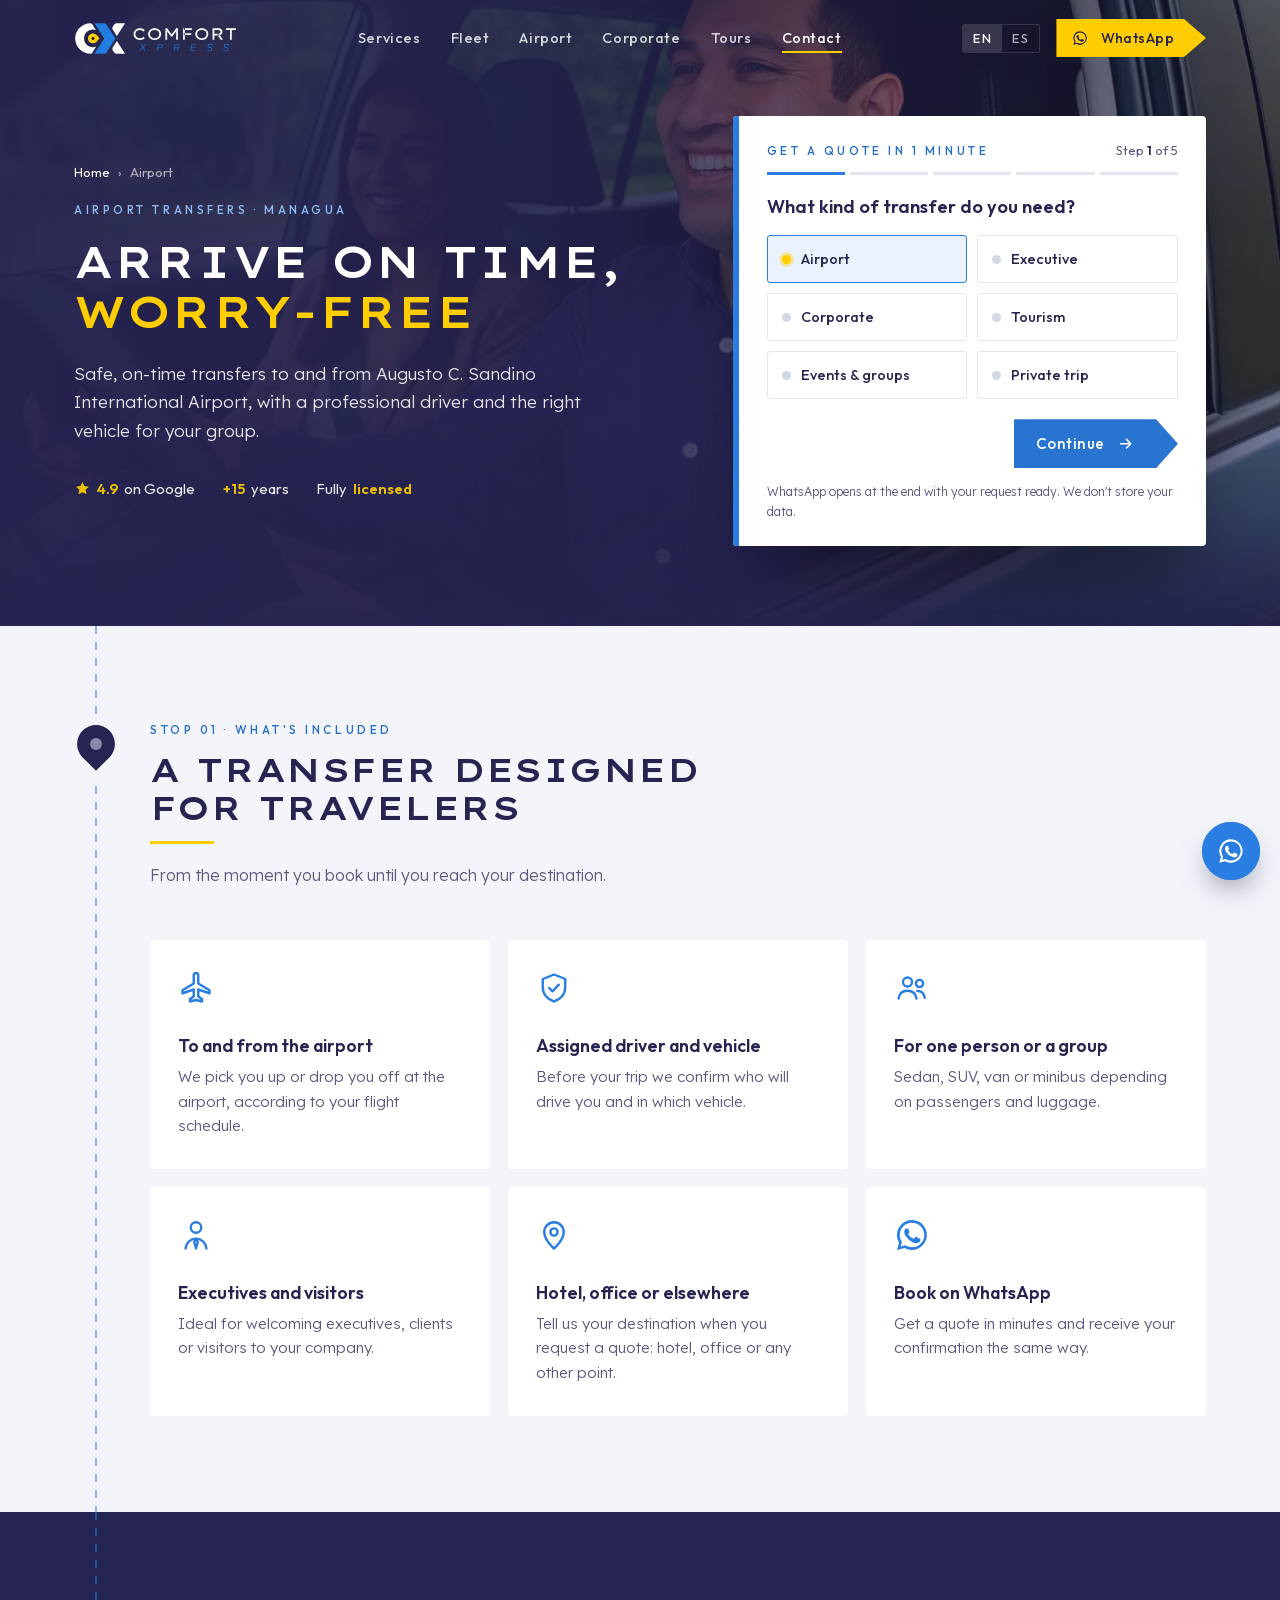
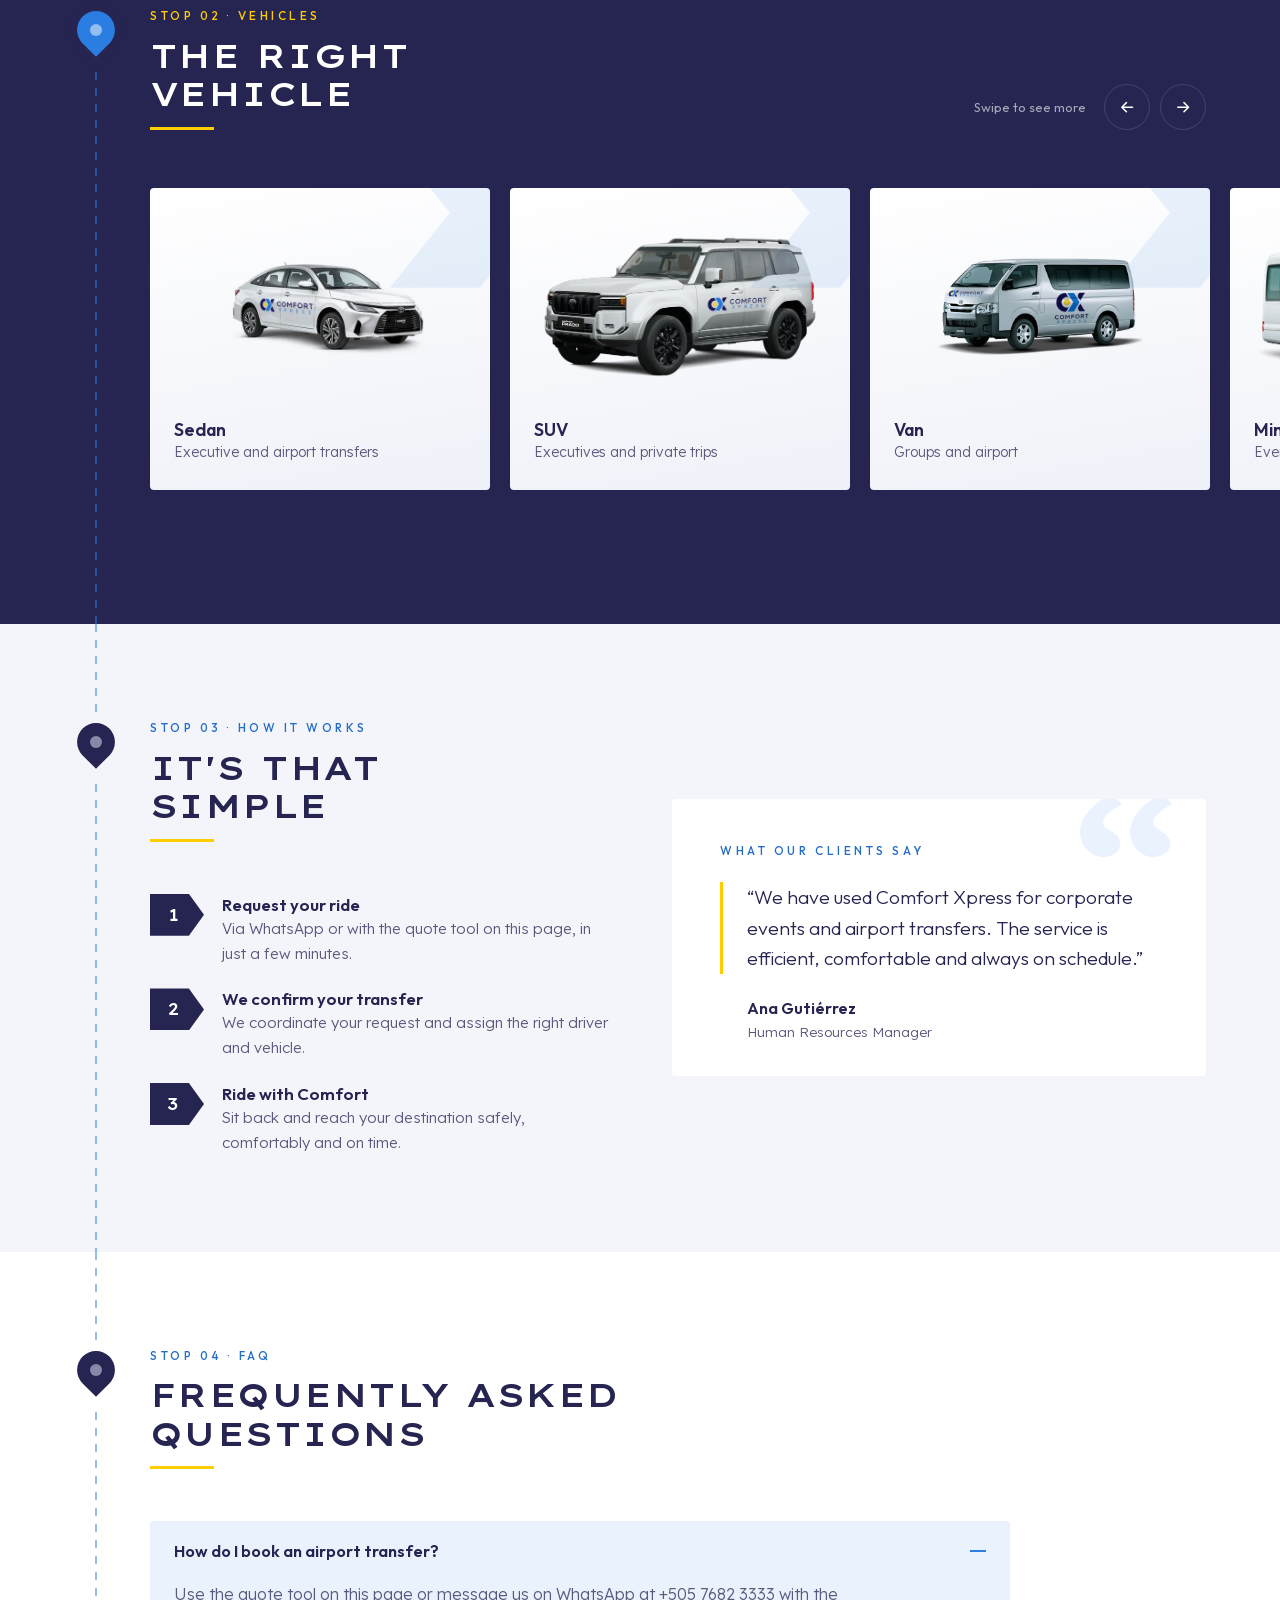
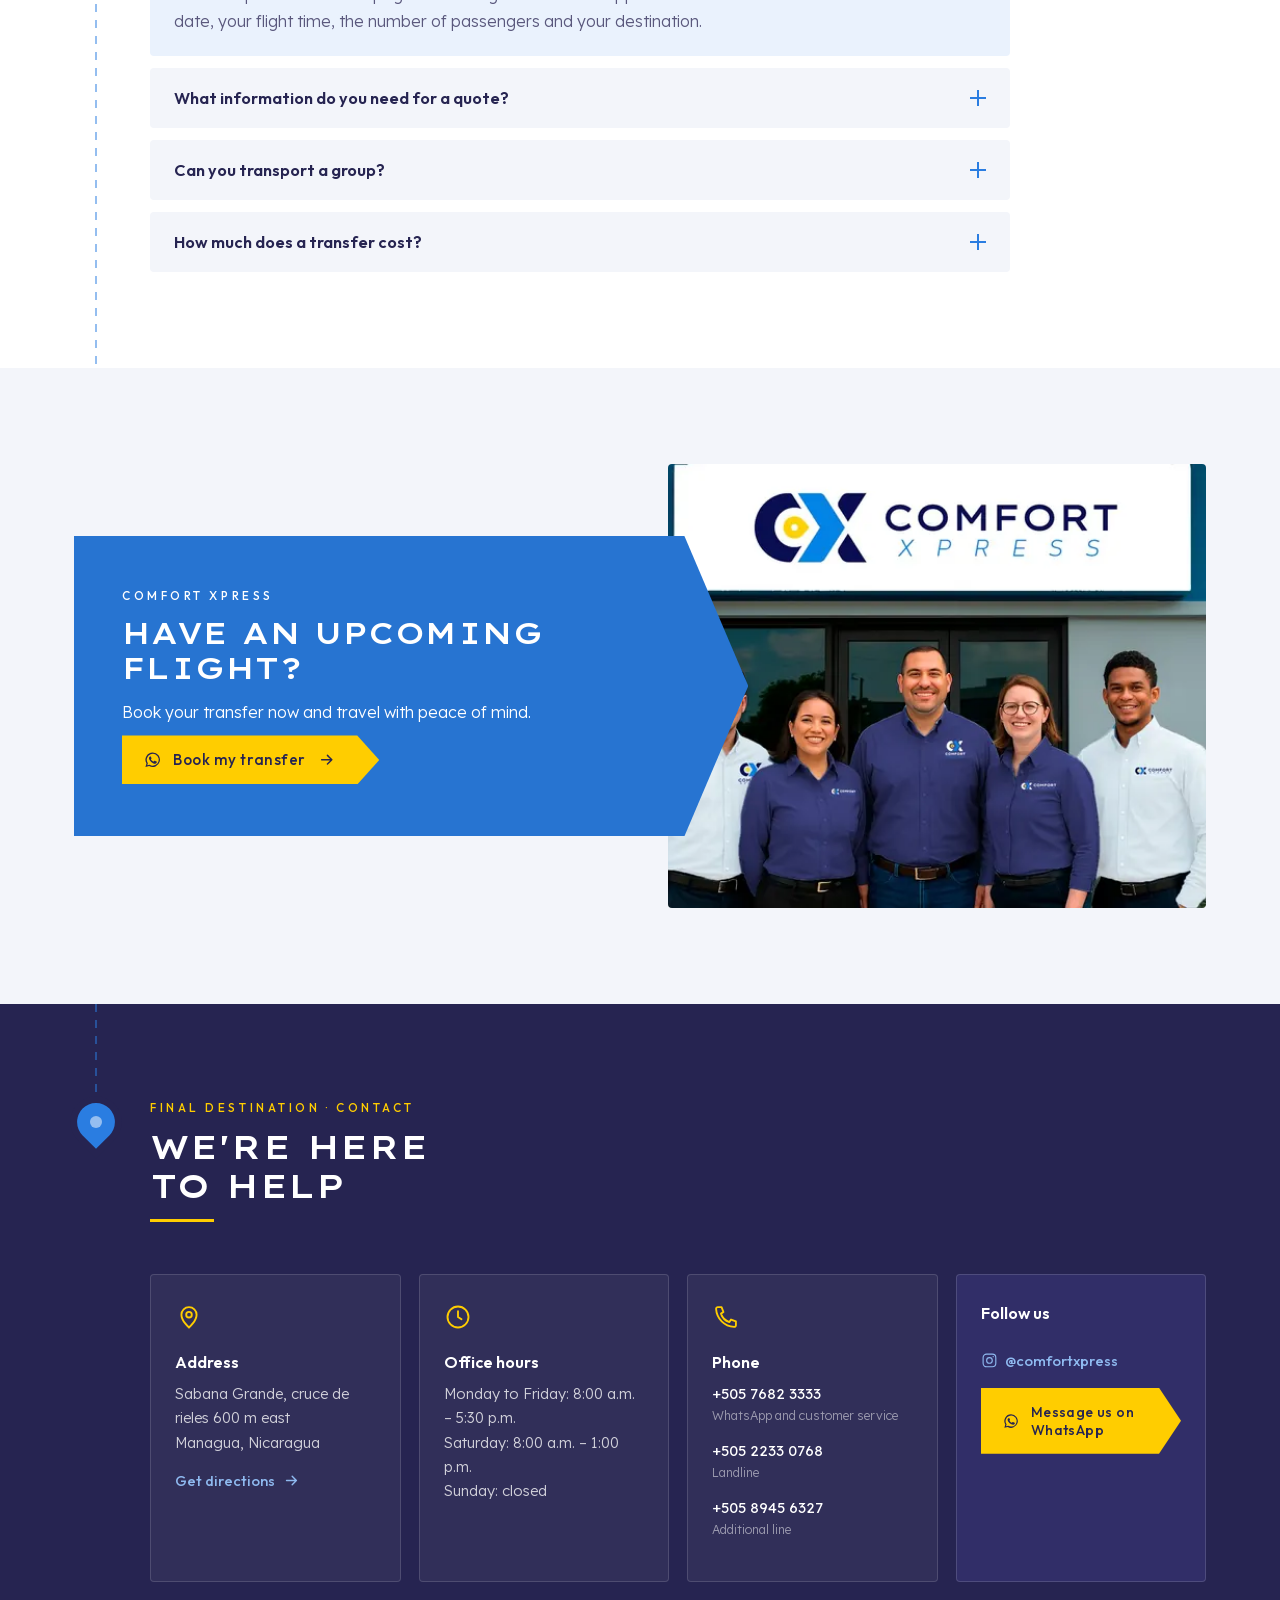
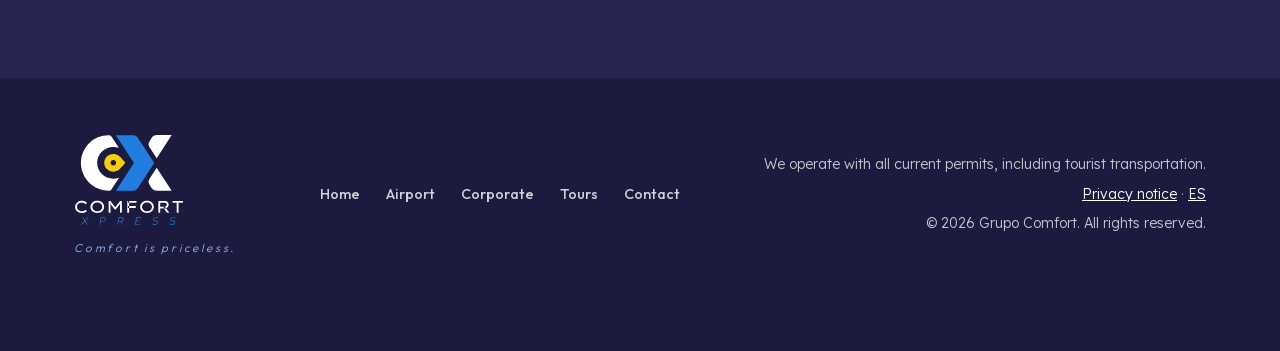
<file: en/airport/index.html>
<!doctype html>
<html lang="en" class="no-js">
<head>
<meta charset="utf-8">
<meta name="viewport" content="width=device-width, initial-scale=1">
<title>Managua Airport Transfers | Comfort Xpress</title>
<meta name="description" content="Safe, on-time transfers to and from Augusto C. Sandino International Airport. Professional drivers and vehicles for one person or groups. Get a quote on WhatsApp.">
<meta name="theme-color" content="#262451">
<link rel="canonical" href="https://jorgeeke-source.github.io/comfort-xpress/en/airport/">
<link rel="alternate" hreflang="es" href="https://jorgeeke-source.github.io/comfort-xpress/aeropuerto/">
<link rel="alternate" hreflang="en" href="https://jorgeeke-source.github.io/comfort-xpress/en/airport/">
<link rel="alternate" hreflang="x-default" href="https://jorgeeke-source.github.io/comfort-xpress/aeropuerto/">
<meta property="og:type" content="website">
<meta property="og:locale" content="en_US">
<meta property="og:title" content="Managua Airport Transfers | Comfort Xpress">
<meta property="og:description" content="Safe, on-time transfers to and from Augusto C. Sandino International Airport. Professional drivers and vehicles for one person or groups. Get a quote on WhatsApp.">
<meta property="og:image" content="https://jorgeeke-source.github.io/comfort-xpress/img/conductor-con-pasajera-1200.webp">
<link rel="icon" href="../../favicon.svg" type="image/svg+xml">
<link rel="apple-touch-icon" href="../../apple-touch-icon.png">
<link rel="preload" href="../../fonts/lexend.woff2" as="font" type="font/woff2" crossorigin>
<link rel="preload" href="../../fonts/lexend-peta.woff2" as="font" type="font/woff2" crossorigin>
<link rel="preload" as="image" href="../../img/conductor-con-pasajera-1200.webp" imagesrcset="../../img/conductor-con-pasajera-640.webp 640w, ../../img/conductor-con-pasajera-1200.webp 1200w" imagesizes="100vw">
<link rel="stylesheet" href="../../css/estilos.css?v=20261024">
<script>document.documentElement.className='js';</script>

</head>
<body>
<a class="saltar" href="#contenido">Skip to content</a>

<svg width="0" height="0" style="position:absolute" aria-hidden="true">
  <symbol id="i-wa" viewBox="0 0 24 24"><path fill="currentColor" d="M12 2a10 10 0 0 0-8.6 15.1L2 22l5-1.3A10 10 0 1 0 12 2Zm0 18.2a8.2 8.2 0 0 1-4.2-1.2l-.3-.2-3 .8.8-2.9-.2-.3A8.2 8.2 0 1 1 12 20.2Zm4.5-6.1c-.2-.1-1.5-.7-1.7-.8-.2-.1-.4-.1-.6.1l-.8 1c-.1.2-.3.2-.5.1a6.7 6.7 0 0 1-3.3-2.9c-.3-.4.2-.4.7-1.4.1-.2 0-.3 0-.4l-.8-1.8c-.2-.5-.4-.4-.6-.4h-.5a1 1 0 0 0-.7.3 3 3 0 0 0-.9 2.2 5.2 5.2 0 0 0 1.1 2.7 11.8 11.8 0 0 0 4.5 4c1.7.7 2.4.8 3.2.6a2.8 2.8 0 0 0 1.8-1.3c.2-.6.2-1.1.2-1.3-.1-.1-.3-.2-.5-.3Z"/></symbol>
  <symbol id="i-empresa" viewBox="0 0 24 24"><g fill="none" stroke="currentColor" stroke-width="1.6" stroke-linejoin="round"><rect x="3" y="7" width="18" height="13" rx="1.5"/><path d="M9 7V5a1 1 0 0 1 1-1h4a1 1 0 0 1 1 1v2M3 12.5h18M10.5 12.5v2h3v-2"/></g></symbol>
  <symbol id="i-ejecutivo" viewBox="0 0 24 24"><g fill="none" stroke="currentColor" stroke-width="1.6" stroke-linejoin="round" stroke-linecap="round"><circle cx="12" cy="7" r="3.5"/><path d="M5 21c.6-4 3.3-6.5 7-6.5s6.4 2.5 7 6.5"/><path d="m12 14.5 1.2 2.2L12 21l-1.2-4.3z"/></g></symbol>
  <symbol id="i-aeropuerto" viewBox="0 0 24 24"><path fill="none" stroke="currentColor" stroke-width="1.6" stroke-linejoin="round" d="M10.5 3.5c0-.8.7-1.5 1.5-1.5s1.5.7 1.5 1.5V9l7.5 4.5v2L13.5 13v4.5l2.5 2V21L12 20l-4 1v-1.5l2.5-2V13L3 15.5v-2L10.5 9z"/></symbol>
  <symbol id="i-turismo" viewBox="0 0 24 24"><g fill="none" stroke="currentColor" stroke-width="1.6" stroke-linecap="round" stroke-linejoin="round"><path d="M12 21s-6.5-5.6-6.5-11a6.5 6.5 0 0 1 13 0c0 5.4-6.5 11-6.5 11Z"/><circle cx="12" cy="10" r="2.4"/></g></symbol>
  <symbol id="i-privado" viewBox="0 0 24 24"><g fill="none" stroke="currentColor" stroke-width="1.6" stroke-linejoin="round"><path d="M12 3 4.5 6v5.5c0 4.6 3.2 8.2 7.5 9.5 4.3-1.3 7.5-4.9 7.5-9.5V6z"/><path d="m8.8 12 2.2 2.2 4.2-4.4" stroke-linecap="round"/></g></symbol>
  <symbol id="i-grupo" viewBox="0 0 24 24"><g fill="none" stroke="currentColor" stroke-width="1.6" stroke-linecap="round"><circle cx="9" cy="8" r="3"/><circle cx="17" cy="9" r="2.4"/><path d="M3 19c.5-3.3 2.8-5.2 6-5.2s5.5 1.9 6 5.2M15.5 13.9c2.8.1 4.6 1.8 5 4.6"/></g></symbol>
  <symbol id="i-flecha" viewBox="0 0 24 24"><path fill="none" stroke="currentColor" stroke-width="2" stroke-linecap="round" stroke-linejoin="round" d="M5 12h14m-6-6 6 6-6 6"/></symbol>
  <symbol id="i-ig" viewBox="0 0 24 24"><g fill="none" stroke="currentColor" stroke-width="1.6"><rect x="3" y="3" width="18" height="18" rx="5"/><circle cx="12" cy="12" r="4"/><circle cx="17.3" cy="6.7" r=".9" fill="currentColor" stroke="none"/></g></symbol>
  <symbol id="i-pin" viewBox="0 0 24 24"><g fill="none" stroke="currentColor" stroke-width="1.6"><path d="M12 21s-6.5-5.6-6.5-11a6.5 6.5 0 0 1 13 0c0 5.4-6.5 11-6.5 11Z"/><circle cx="12" cy="10" r="2.4"/></g></symbol>
  <symbol id="i-reloj" viewBox="0 0 24 24"><g fill="none" stroke="currentColor" stroke-width="1.6" stroke-linecap="round"><circle cx="12" cy="12" r="9"/><path d="M12 7v5l3 2"/></g></symbol>
  <symbol id="i-tel" viewBox="0 0 24 24"><path fill="none" stroke="currentColor" stroke-width="1.6" stroke-linejoin="round" d="M5 3.5h3.2l1.6 4.2-2.1 1.4a11 11 0 0 0 7.2 7.2l1.4-2.1 4.2 1.6V19a1.5 1.5 0 0 1-1.6 1.5A16.5 16.5 0 0 1 3.5 5.1 1.5 1.5 0 0 1 5 3.5Z"/></symbol>
  <symbol id="i-estrella" viewBox="0 0 24 24"><path fill="currentColor" d="m12 2.8 2.8 5.8 6.3.9-4.6 4.4 1.1 6.3L12 17.2l-5.6 3 1.1-6.3-4.6-4.4 6.3-.9z"/></symbol>
</svg>

<!-- ============ BARRA ============ -->
<header class="barra" id="barra">
  <div class="wrap barra-in">
    <a class="barra-logo" href="../../en/./" aria-label="Comfort Xpress">
      <img src="../../img/cx-horizontal-color-negativo.svg" alt="Comfort Xpress" width="146" height="33">
    </a>
    <nav class="menu" id="menu" aria-label="Principal">
      <a href="../../en/#servicios">Services</a>
      <a href="../../en/#flota">Fleet</a>
      <a href="../../en/airport/">Airport</a>
      <a href="../../en/corporate/">Corporate</a>
      <a href="../../en/tours/">Tours</a>
      <a href="#contacto">Contact</a>
      <a class="menu-idioma" href="../../aeropuerto/" hreflang="es" lang="es">Español</a>
    </nav>
    <div class="barra-acciones">
      <div class="idioma" role="group" aria-label="Switch language to Spanish">
        <span class="on" aria-current="true">EN</span>
        <a href="../../aeropuerto/" hreflang="es" lang="es">ES</a>
      </div>
      <a class="btn btn-amarillo btn-sm" href="https://wa.me/50576823333?text=Hello%2C%20Comfort%20Xpress.%20I%27d%20like%20information%20about%20your%20transportation%20services." target="_blank" rel="noopener">
        <svg class="ico"><use href="#i-wa"/></svg><span class="solo-escritorio">WhatsApp</span>
      </a>
      <button class="hamburguesa" id="hamburguesa" aria-expanded="false" aria-controls="menu" aria-label="Open menu" data-abrir="Open menu" data-cerrar="Close menu"><span></span><span></span></button>
    </div>
  </div>
</header>

<main id="contenido">

<!-- ============ HERO DE SERVICIO ============ -->
<section class="hero hero-sub" id="inicio">
  <picture class="hero-foto">
    <source type="image/webp" srcset="../../img/conductor-con-pasajera-640.webp 640w, ../../img/conductor-con-pasajera-1200.webp 1200w" sizes="100vw">
    <img src="../../img/conductor-con-pasajera-1200.webp" alt="Uniformed Comfort Xpress driver with a passenger" width="1200" height="800" fetchpriority="high">
  </picture>
  <div class="hero-velo" aria-hidden="true"></div>
  <div class="wrap hero-grid">
    <div class="hero-txt">
      <nav class="migas" aria-label="Breadcrumb"><a href="../../en/./">Home</a><span aria-hidden="true">›</span><span aria-current="page">Airport</span></nav>
      <p class="etq etq-claro">Airport transfers · Managua</p>
      <h1 class="titulo hero-titulo">Arrive on time,<br><em>worry-free</em></h1>
      <p class="hero-lead">Safe, on-time transfers to and from Augusto C. Sandino International Airport, with a professional driver and the right vehicle for your group.</p>
      <ul class="confianza">
        <li><svg class="ico ico-amarillo"><use href="#i-estrella"/></svg><b>4.9</b> on Google</li>
        <li><b>+15</b> years</li>
        <li>Fully <b>licensed</b></li>
      </ul>
    </div>

    <!-- Cotizador -->
    <form class="cotizador" id="cotizador" novalidate aria-labelledby="cot-titulo">
      <div class="cot-cab">
        <p class="etq" id="cot-titulo">Get a quote in 1 minute</p>
        <p class="cot-contador" aria-live="polite"><span>Step</span> <b id="cot-n">1</b> of 5</p>
      </div>
      <div class="cot-barra" aria-hidden="true"><span></span><span></span><span></span><span></span><span></span></div>

      <div class="cot-fallback">
        <p>Message us on WhatsApp and we&#x27;ll quote you in minutes.</p>
        <a class="btn" href="https://wa.me/50576823333?text=Hello%2C%20Comfort%20Xpress.%20I%27d%20like%20information%20about%20your%20transportation%20services." target="_blank" rel="noopener"><svg class="ico"><use href="#i-wa"/></svg>Send via WhatsApp</a>
      </div>

      <fieldset class="cot-paso activo" data-paso="1">
        <legend class="cot-pregunta">What kind of transfer do you need?</legend>
        <div class="cot-opciones">
          <label class="cot-op"><input type="radio" name="servicio" value="Airport" checked><span><i aria-hidden="true"></i>Airport</span></label><label class="cot-op"><input type="radio" name="servicio" value="Executive"><span><i aria-hidden="true"></i>Executive</span></label><label class="cot-op"><input type="radio" name="servicio" value="Corporate"><span><i aria-hidden="true"></i>Corporate</span></label><label class="cot-op"><input type="radio" name="servicio" value="Tourism"><span><i aria-hidden="true"></i>Tourism</span></label><label class="cot-op"><input type="radio" name="servicio" value="Events &amp; groups"><span><i aria-hidden="true"></i>Events &amp; groups</span></label><label class="cot-op"><input type="radio" name="servicio" value="Private trip"><span><i aria-hidden="true"></i>Private trip</span></label>
        </div>
      </fieldset>

      <fieldset class="cot-paso" data-paso="2" hidden>
        <legend class="cot-pregunta">When do you need it?</legend>
        <div class="cot-fila">
          <label class="campo"><span>Date</span><input type="date" name="fecha" required></label>
          <label class="campo"><span>Time</span><input type="time" name="hora" required></label>
        </div>
        <div class="cot-opciones cot-opciones-2">
          <label class="cot-op"><input type="radio" name="tipo" value="One way" checked><span><i aria-hidden="true"></i>One way</span></label>
          <label class="cot-op"><input type="radio" name="tipo" value="Round trip"><span><i aria-hidden="true"></i>Round trip</span></label>
        </div>
      </fieldset>

      <fieldset class="cot-paso" data-paso="3" hidden>
        <legend class="cot-pregunta">How many people are traveling?</legend>
        <div class="contador">
          <button type="button" class="contador-btn" data-delta="-1" aria-label="Remove one passenger">−</button>
          <label class="contador-campo"><span class="sr">Passengers</span><input type="number" name="pasajeros" value="1" min="1" max="60" inputmode="numeric"></label>
          <button type="button" class="contador-btn" data-delta="1" aria-label="Add one passenger">+</button>
        </div>
        <p class="contador-txt">Passengers</p>
      </fieldset>

      <fieldset class="cot-paso" data-paso="4" hidden>
        <legend class="cot-pregunta">From where, and to where?</legend>
        <label class="campo"><span>Pick-up</span><input type="text" name="origen" placeholder="e.g. Augusto C. Sandino Airport" required autocomplete="off"></label>
        <label class="campo"><span>Drop-off</span><input type="text" name="destino" placeholder="e.g. Hotel in Managua" required autocomplete="off"></label>
      </fieldset>

      <fieldset class="cot-paso" data-paso="5" hidden>
        <legend class="cot-pregunta">Who is the booking for?</legend>
        <label class="campo"><span>Name</span><input type="text" name="nombre" required autocomplete="name"></label>
        <label class="campo"><span>Company (optional)</span><input type="text" name="empresa" autocomplete="organization"></label>
      </fieldset>

      <p class="cot-error" id="cot-error" role="alert" hidden>Please complete this step to continue.</p>

      <div class="cot-acciones">
        <button type="button" class="btn-texto" id="cot-atras" hidden>← Back</button>
        <button type="submit" class="btn" id="cot-siguiente"><span>Continue</span><svg class="ico flecha"><use href="#i-flecha"/></svg></button>
      </div>
      <p class="cot-nota">WhatsApp opens at the end with your request ready. We don&#x27;t store your data.</p>
    </form>
  </div>
</section>

<!-- ============ PARADA 01 · QUÉ INCLUYE ============ -->
<section class="tramo" id="servicios">
  <div class="wrap">
    <header class="cabeza">
      <span class="pin" aria-hidden="true"></span>
      <div>
        <p class="etq">Stop 01 · What&#x27;s included</p>
        <h2 class="titulo subraya">A transfer designed<br>for travelers</h2>
        <p class="cabeza-intro">From the moment you book until you reach your destination.</p>
      </div>
    </header>
    <div class="servicios-grid">
      <article class="servicio aparece">
        <svg class="servicio-ico" aria-hidden="true"><use href="#i-aeropuerto"/></svg>
        <h3>To and from the airport</h3>
        <p>We pick you up or drop you off at the airport, according to your flight schedule.</p>
      </article><article class="servicio aparece">
        <svg class="servicio-ico" aria-hidden="true"><use href="#i-privado"/></svg>
        <h3>Assigned driver and vehicle</h3>
        <p>Before your trip we confirm who will drive you and in which vehicle.</p>
      </article><article class="servicio aparece">
        <svg class="servicio-ico" aria-hidden="true"><use href="#i-grupo"/></svg>
        <h3>For one person or a group</h3>
        <p>Sedan, SUV, van or minibus depending on passengers and luggage.</p>
      </article><article class="servicio aparece">
        <svg class="servicio-ico" aria-hidden="true"><use href="#i-ejecutivo"/></svg>
        <h3>Executives and visitors</h3>
        <p>Ideal for welcoming executives, clients or visitors to your company.</p>
      </article><article class="servicio aparece">
        <svg class="servicio-ico" aria-hidden="true"><use href="#i-turismo"/></svg>
        <h3>Hotel, office or elsewhere</h3>
        <p>Tell us your destination when you request a quote: hotel, office or any other point.</p>
      </article><article class="servicio aparece">
        <svg class="servicio-ico" aria-hidden="true"><use href="#i-wa"/></svg>
        <h3>Book on WhatsApp</h3>
        <p>Get a quote in minutes and receive your confirmation the same way.</p>
      </article>
    </div>
  </div>
</section>

<!-- ============ PARADA 02 · VEHÍCULOS ============ -->
<section class="tramo tramo-oscuro" id="flota">
  <div class="wrap">
    <header class="cabeza cabeza-fila">
      <span class="pin" aria-hidden="true"></span>
      <div>
        <p class="etq etq-amarillo">Stop 02 · Vehicles</p>
        <h2 class="titulo subraya">The right<br>vehicle</h2>
      </div>
      <div class="carril-ctrl">
        <span class="carril-ayuda">Swipe to see more</span>
        <button type="button" class="redondo" data-carril="-1" aria-label="Previous vehicle"><svg class="ico" style="transform:scaleX(-1)"><use href="#i-flecha"/></svg></button>
        <button type="button" class="redondo" data-carril="1" aria-label="Next vehicle"><svg class="ico"><use href="#i-flecha"/></svg></button>
      </div>
    </header>
  </div>
  <div class="carril" id="carril" tabindex="0" aria-label="Fleet">
    <article class="auto">
      <div class="auto-img"><img src="../../img/vehiculo-sedan-toyota-640.webp" alt="White sedan with the Comfort Xpress logo" loading="lazy" width="640" height="420"></div>
      <h3>Sedan</h3>
      <p>Executive and airport transfers</p>
    </article><article class="auto">
      <div class="auto-img"><img src="../../img/vehiculo-suv-toyota-prado-640.webp" alt="White SUV with the Comfort Xpress logo" loading="lazy" width="640" height="420"></div>
      <h3>SUV</h3>
      <p>Executives and private trips</p>
    </article><article class="auto">
      <div class="auto-img"><img src="../../img/vehiculo-van-toyota-hiace-640.webp" alt="White van with the Comfort Xpress logo" loading="lazy" width="640" height="420"></div>
      <h3>Van</h3>
      <p>Groups and airport</p>
    </article><article class="auto">
      <div class="auto-img"><img src="../../img/vehiculo-microbus-toyota-coaster-640.webp" alt="White minibus with the Comfort Xpress logo" loading="lazy" width="640" height="420"></div>
      <h3>Minibus</h3>
      <p>Events and staff</p>
    </article>
  </div>
</section>

<!-- ============ PARADA 03 · CÓMO FUNCIONA ============ -->
<section class="tramo" id="como">
  <div class="wrap como-grid">
    <div>
      <header class="cabeza">
        <span class="pin" aria-hidden="true"></span>
        <div>
          <p class="etq">Stop 03 · How it works</p>
          <h2 class="titulo subraya">It's that<br>simple</h2>
        </div>
      </header>
      <ol class="pasos">
        <li class="paso aparece"><span class="paso-n">1</span><div><h3>Request your ride</h3><p>Via WhatsApp or with the quote tool on this page, in just a few minutes.</p></div></li><li class="paso aparece"><span class="paso-n">2</span><div><h3>We confirm your transfer</h3><p>We coordinate your request and assign the right driver and vehicle.</p></div></li><li class="paso aparece"><span class="paso-n">3</span><div><h3>Ride with Comfort</h3><p>Sit back and reach your destination safely, comfortably and on time.</p></div></li>
      </ol>
    </div>
    <figure class="testi testi-solo aparece">
      <p class="etq">What our clients say</p>
      <blockquote>“We have used Comfort Xpress for corporate events and airport transfers. The service is efficient, comfortable and always on schedule.”</blockquote>
      <figcaption><b>Ana Gutiérrez</b><span>Human Resources Manager</span></figcaption>
    </figure>
  </div>
</section>

<!-- ============ PARADA 04 · PREGUNTAS ============ -->
<section class="tramo tramo-blanco" id="preguntas">
  <div class="wrap">
    <header class="cabeza">
      <span class="pin" aria-hidden="true"></span>
      <div>
        <p class="etq">Stop 04 · FAQ</p>
        <h2 class="titulo subraya">Frequently asked<br>questions</h2>
      </div>
    </header>
    <div class="faq">
      <details class="faq-item aparece" open>
        <summary>How do I book an airport transfer?<span class="faq-mas" aria-hidden="true"></span></summary>
        <p>Use the quote tool on this page or message us on WhatsApp at +505 7682 3333 with the date, your flight time, the number of passengers and your destination.</p>
      </details><details class="faq-item aparece">
        <summary>What information do you need for a quote?<span class="faq-mas" aria-hidden="true"></span></summary>
        <p>The type of transfer, date and time, number of passengers, pick-up point and destination. With that, we send you a quote.</p>
      </details><details class="faq-item aparece">
        <summary>Can you transport a group?<span class="faq-mas" aria-hidden="true"></span></summary>
        <p>Yes. We have vans and minibuses for groups, plus sedans and SUVs for individual or executive trips.</p>
      </details><details class="faq-item aparece">
        <summary>How much does a transfer cost?<span class="faq-mas" aria-hidden="true"></span></summary>
        <p>Each transfer is quoted based on the route, date and number of passengers. Request your no-obligation quote.</p>
      </details>
    </div>
  </div>
</section>

<!-- ============ LLAMADO A LA ACCIÓN ============ -->
<section class="empresas" id="reservar">
  <div class="wrap empresas-in">
    <div class="empresas-cinta aparece">
      <p class="etq etq-claro">Comfort Xpress</p>
      <h2 class="titulo">Have an upcoming flight?</h2>
      <p>Book your transfer now and travel with peace of mind.</p>
      <p class="cta-espacio"></p>
      <a class="btn btn-amarillo" href="https://wa.me/50576823333?text=Hello%2C%20Comfort%20Xpress.%20I%27d%20like%20a%20quote%20for%20an%20airport%20transfer." target="_blank" rel="noopener"><svg class="ico"><use href="#i-wa"/></svg><span>Book my transfer</span><svg class="ico flecha"><use href="#i-flecha"/></svg></a>
    </div>
    <figure class="empresas-foto">
      <img src="../../img/equipo-frente-a-oficina-1200.webp" srcset="../../img/equipo-frente-a-oficina-640.webp 640w, ../../img/equipo-frente-a-oficina-1200.webp 1200w" sizes="(max-width: 860px) 100vw, 600px" alt="Comfort Xpress team in front of the office" loading="lazy" width="1200" height="800">
    </figure>
  </div>
</section>

<!-- ============ DESTINO · CONTACTO ============ -->
<section class="tramo tramo-oscuro tramo-final" id="contacto">
  <div class="wrap">
    <header class="cabeza">
      <span class="pin pin-final" aria-hidden="true"></span>
      <div>
        <p class="etq etq-amarillo">Final destination · Contact</p>
        <h2 class="titulo subraya">We're here<br>to help</h2>
      </div>
    </header>
    <div class="contacto-grid">
      <div class="dato aparece">
        <svg class="ico dato-ico"><use href="#i-pin"/></svg>
        <h3>Address</h3>
        <p>Sabana Grande, cruce de rieles 600 m east<br>Managua, Nicaragua</p>
        <a class="enlace" href="https://www.google.com/maps/search/?api=1&amp;query=Comfort+Xpress+Sabana+Grande+Managua" target="_blank" rel="noopener">Get directions <svg class="ico flecha"><use href="#i-flecha"/></svg></a>
      </div>
      <div class="dato aparece">
        <svg class="ico dato-ico"><use href="#i-reloj"/></svg>
        <h3>Office hours</h3>
        <p>Monday to Friday: 8:00 a.m. – 5:30 p.m.<br>Saturday: 8:00 a.m. – 1:00 p.m.<br>Sunday: closed</p>
      </div>
      <div class="dato aparece">
        <svg class="ico dato-ico"><use href="#i-tel"/></svg>
        <h3>Phone</h3>
        <p><a href="https://wa.me/50576823333" target="_blank" rel="noopener">+505 7682 3333</a><small>WhatsApp and customer service</small></p>
        <p><a href="tel:+50522330768">+505 2233 0768</a><small>Landline</small></p>
        <p><a href="tel:+50589456327">+505 8945 6327</a><small>Additional line</small></p>
      </div>
      <div class="dato dato-cta aparece">
        <h3>Follow us</h3>
        <a class="enlace" href="https://www.instagram.com/comfortxpress" target="_blank" rel="noopener"><svg class="ico"><use href="#i-ig"/></svg> @comfortxpress</a>
        <a class="btn btn-amarillo" href="https://wa.me/50576823333?text=Hello%2C%20Comfort%20Xpress.%20I%27d%20like%20information%20about%20your%20transportation%20services." target="_blank" rel="noopener"><svg class="ico"><use href="#i-wa"/></svg><span>Message us on WhatsApp</span></a>
      </div>
    </div>
  </div>
</section>

</main>

<!-- ============ PIE ============ -->
<footer class="pie">
  <div class="wrap pie-in">
    <div class="pie-marca">
      <img src="../../img/cx-vertical-color-negativo.svg" alt="Comfort Xpress" width="120" height="100" loading="lazy">
      <p class="sub">Comfort is priceless.</p>
    </div>
    <nav class="pie-nav" aria-label="Pie">
      <a href="../../en/./">Home</a>
      <a href="../../en/airport/">Airport</a>
      <a href="../../en/corporate/">Corporate</a>
      <a href="../../en/tours/">Tours</a>
      <a href="#contacto">Contact</a>
    </nav>
    <div class="pie-legal">
      <p>We operate with all current permits, including tourist transportation.</p>
      <p><a href="../../en/privacy/">Privacy notice</a> · <a href="../../aeropuerto/" hreflang="es" lang="es">ES</a></p>
      <p>© 2026 Grupo Comfort. All rights reserved.</p>
    </div>
  </div>
</footer>

<a class="flotante" href="https://wa.me/50576823333?text=Hello%2C%20Comfort%20Xpress.%20I%27d%20like%20information%20about%20your%20transportation%20services." target="_blank" rel="noopener" aria-label="Message us on WhatsApp">
  <svg class="ico"><use href="#i-wa"/></svg>
</a>

<script type="application/json" id="i18n">{"wa": "50576823333", "lang": "en", "etq": "Get a quote in 1 minute", "paso": "Step", "de": "of", "p1": "What kind of transfer do you need?", "p2": "When do you need it?", "p3": "How many people are traveling?", "p4": "From where, and to where?", "p5": "Who is the booking for?", "servicios": ["Airport", "Executive", "Corporate", "Tourism", "Events & groups", "Private trip"], "fecha": "Date", "hora": "Time", "ida": "One way", "idavuelta": "Round trip", "pasajeros": "Passengers", "menos": "Remove one passenger", "mas": "Add one passenger", "origen": "Pick-up", "origen_ph": "e.g. Augusto C. Sandino Airport", "destino": "Drop-off", "destino_ph": "e.g. Hotel in Managua", "nombre": "Name", "empresa": "Company (optional)", "siguiente": "Continue", "atras": "Back", "enviar": "Send via WhatsApp", "falta": "Please complete this step to continue.", "nota": "WhatsApp opens at the end with your request ready. We don't store your data.", "fallback": "Message us on WhatsApp and we'll quote you in minutes.", "msg_saludo": "Hello, Comfort Xpress. I'd like a quote for a transfer:", "msg_servicio": "Service", "msg_fecha": "Date", "msg_tipo": "Type", "msg_pasajeros": "Passengers", "msg_origen": "Pick-up", "msg_destino": "Drop-off", "msg_nombre": "Name", "msg_empresa": "Company"}</script>
<script src="../../js/main.js?v=20261024" defer></script>
</body>
</html>
</file>
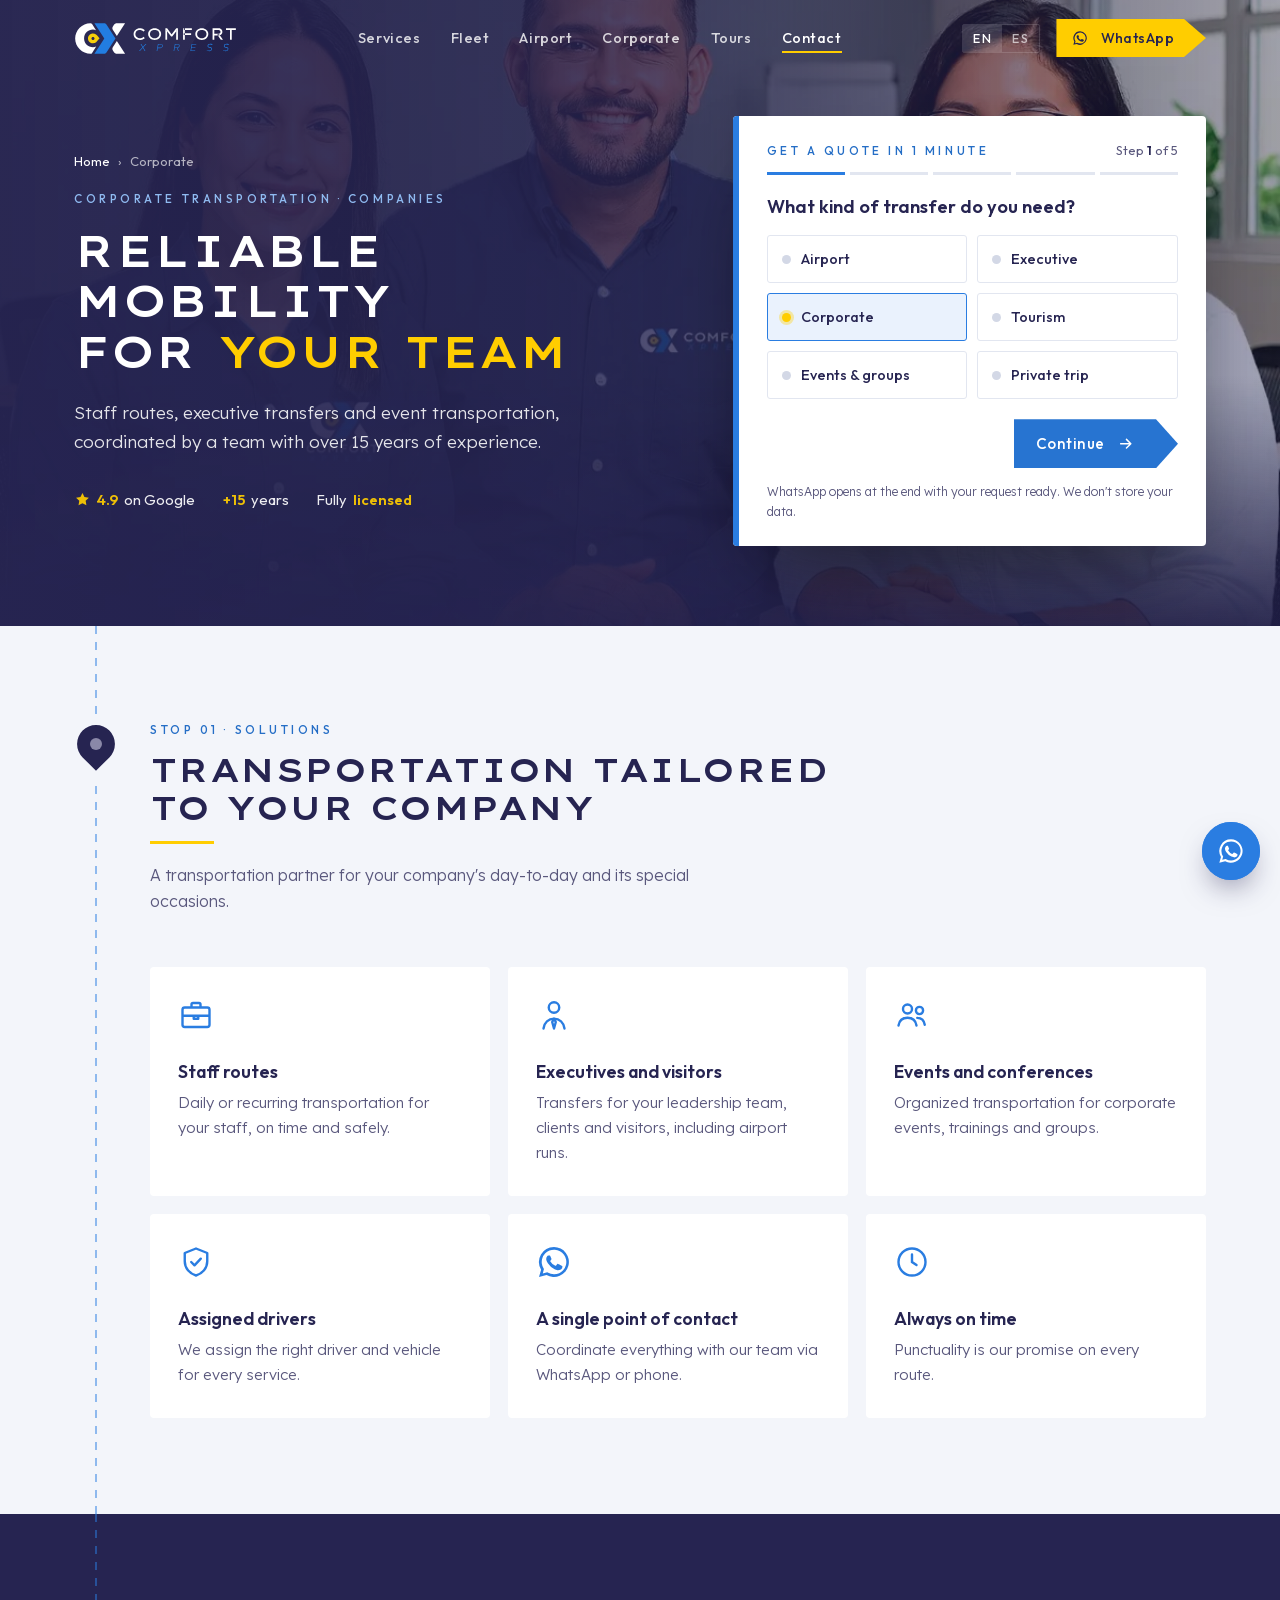
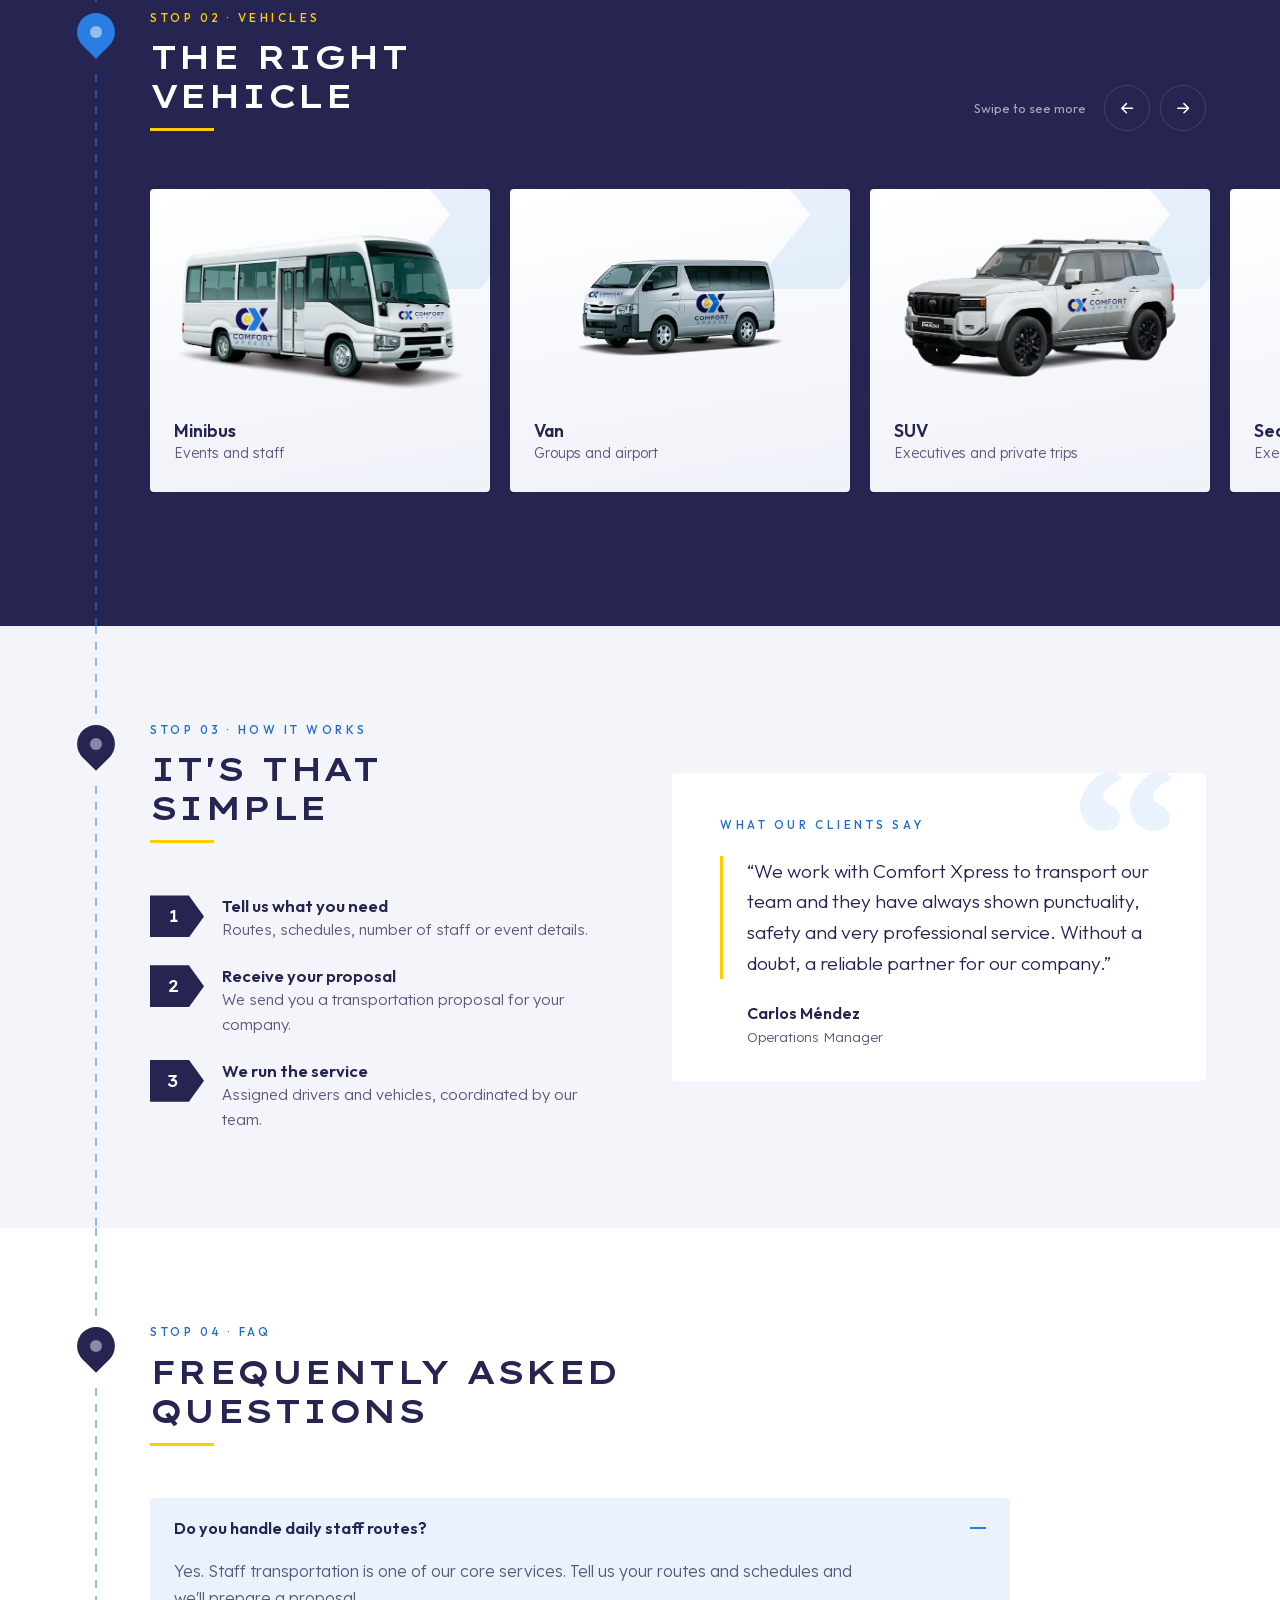
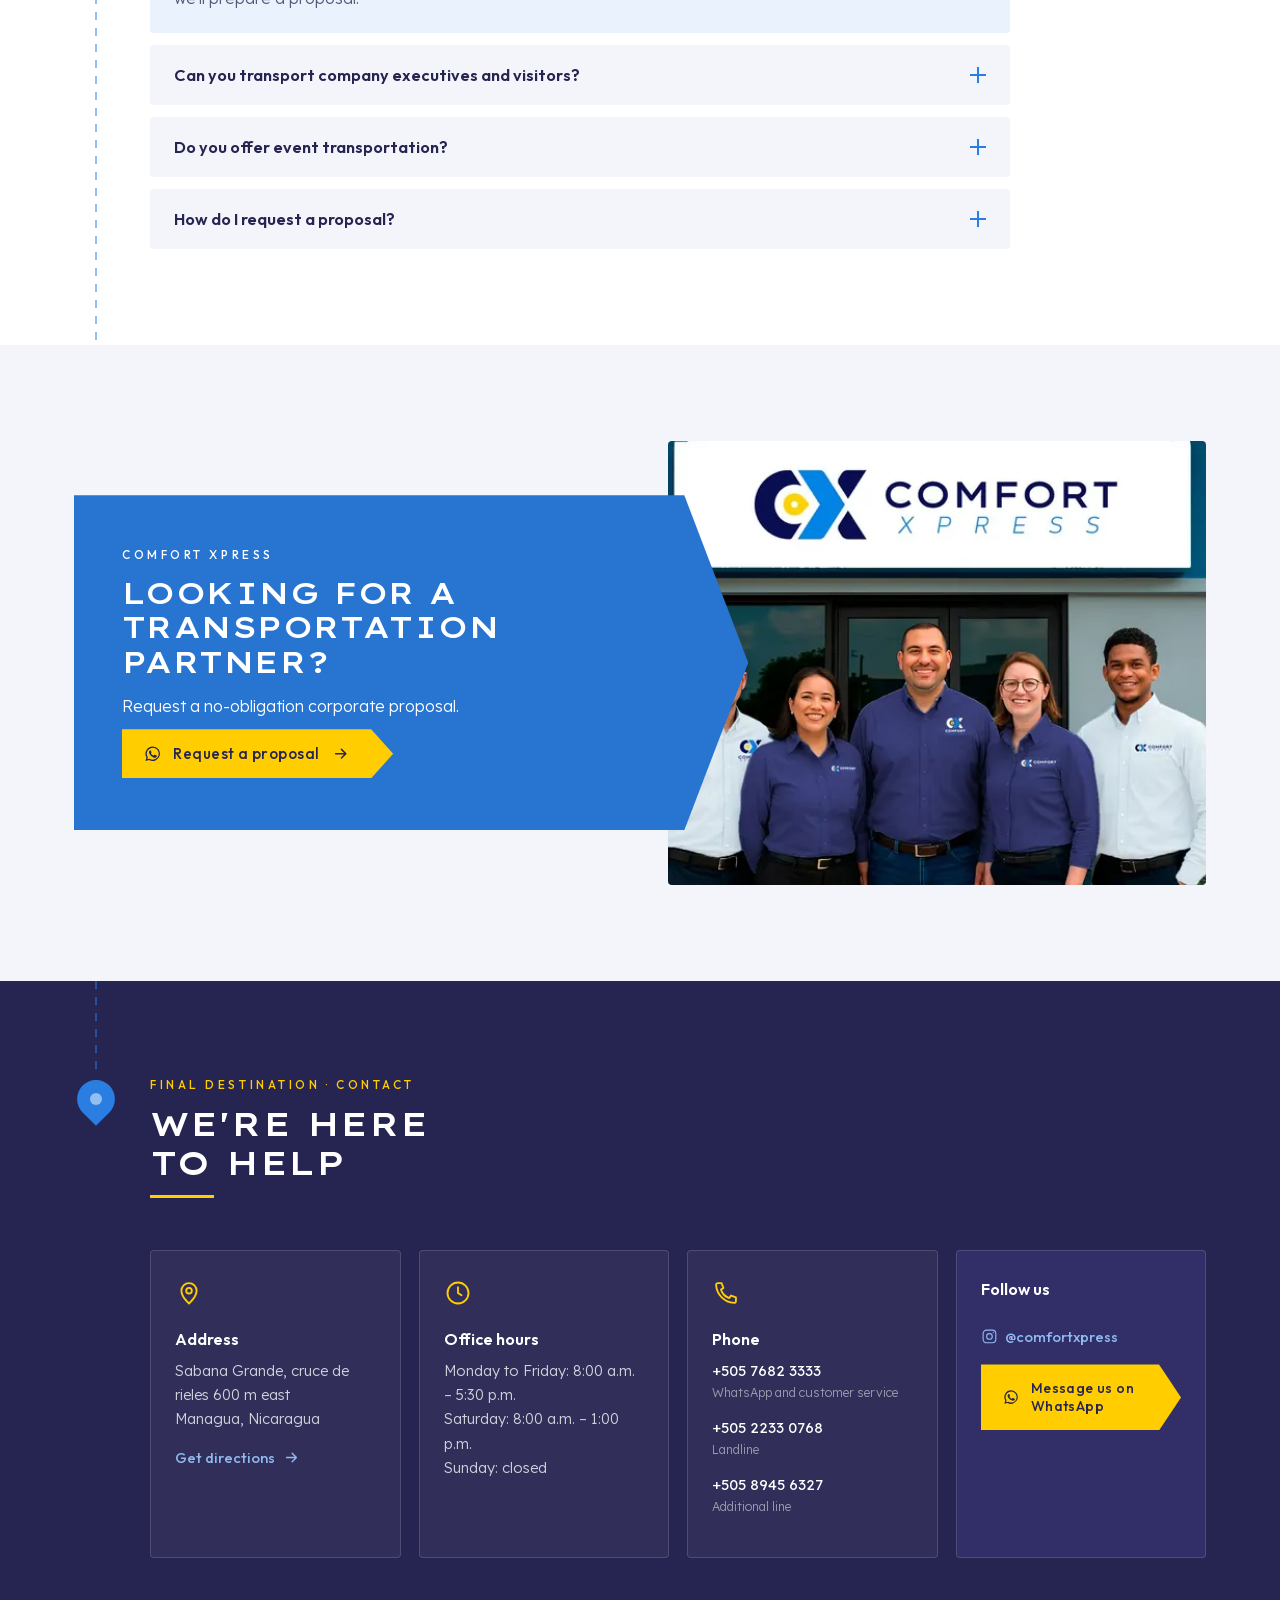
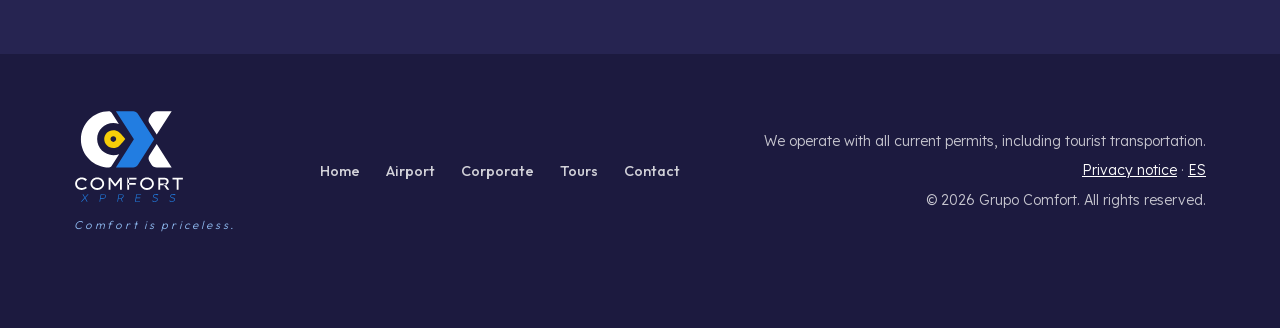
<file: en/corporate/index.html>
<!doctype html>
<html lang="en" class="no-js">
<head>
<meta charset="utf-8">
<meta name="viewport" content="width=device-width, initial-scale=1">
<title>Corporate &amp; Staff Transportation in Nicaragua | Comfort Xpress</title>
<meta name="description" content="Corporate transportation for companies in Managua: staff routes, executives and visitors, events and groups. Assigned drivers and a single point of contact.">
<meta name="theme-color" content="#262451">
<link rel="canonical" href="https://jorgeeke-source.github.io/comfort-xpress/en/corporate/">
<link rel="alternate" hreflang="es" href="https://jorgeeke-source.github.io/comfort-xpress/empresas/">
<link rel="alternate" hreflang="en" href="https://jorgeeke-source.github.io/comfort-xpress/en/corporate/">
<link rel="alternate" hreflang="x-default" href="https://jorgeeke-source.github.io/comfort-xpress/empresas/">
<meta property="og:type" content="website">
<meta property="og:locale" content="en_US">
<meta property="og:title" content="Corporate &amp; Staff Transportation in Nicaragua | Comfort Xpress">
<meta property="og:description" content="Corporate transportation for companies in Managua: staff routes, executives and visitors, events and groups. Assigned drivers and a single point of contact.">
<meta property="og:image" content="https://jorgeeke-source.github.io/comfort-xpress/img/equipo-trio-oficina-1200.webp">
<link rel="icon" href="../../favicon.svg" type="image/svg+xml">
<link rel="apple-touch-icon" href="../../apple-touch-icon.png">
<link rel="preload" href="../../fonts/lexend.woff2" as="font" type="font/woff2" crossorigin>
<link rel="preload" href="../../fonts/lexend-peta.woff2" as="font" type="font/woff2" crossorigin>
<link rel="preload" as="image" href="../../img/equipo-trio-oficina-1200.webp" imagesrcset="../../img/equipo-trio-oficina-640.webp 640w, ../../img/equipo-trio-oficina-1200.webp 1200w" imagesizes="100vw">
<link rel="stylesheet" href="../../css/estilos.css?v=20261024">
<script>document.documentElement.className='js';</script>

</head>
<body>
<a class="saltar" href="#contenido">Skip to content</a>

<svg width="0" height="0" style="position:absolute" aria-hidden="true">
  <symbol id="i-wa" viewBox="0 0 24 24"><path fill="currentColor" d="M12 2a10 10 0 0 0-8.6 15.1L2 22l5-1.3A10 10 0 1 0 12 2Zm0 18.2a8.2 8.2 0 0 1-4.2-1.2l-.3-.2-3 .8.8-2.9-.2-.3A8.2 8.2 0 1 1 12 20.2Zm4.5-6.1c-.2-.1-1.5-.7-1.7-.8-.2-.1-.4-.1-.6.1l-.8 1c-.1.2-.3.2-.5.1a6.7 6.7 0 0 1-3.3-2.9c-.3-.4.2-.4.7-1.4.1-.2 0-.3 0-.4l-.8-1.8c-.2-.5-.4-.4-.6-.4h-.5a1 1 0 0 0-.7.3 3 3 0 0 0-.9 2.2 5.2 5.2 0 0 0 1.1 2.7 11.8 11.8 0 0 0 4.5 4c1.7.7 2.4.8 3.2.6a2.8 2.8 0 0 0 1.8-1.3c.2-.6.2-1.1.2-1.3-.1-.1-.3-.2-.5-.3Z"/></symbol>
  <symbol id="i-empresa" viewBox="0 0 24 24"><g fill="none" stroke="currentColor" stroke-width="1.6" stroke-linejoin="round"><rect x="3" y="7" width="18" height="13" rx="1.5"/><path d="M9 7V5a1 1 0 0 1 1-1h4a1 1 0 0 1 1 1v2M3 12.5h18M10.5 12.5v2h3v-2"/></g></symbol>
  <symbol id="i-ejecutivo" viewBox="0 0 24 24"><g fill="none" stroke="currentColor" stroke-width="1.6" stroke-linejoin="round" stroke-linecap="round"><circle cx="12" cy="7" r="3.5"/><path d="M5 21c.6-4 3.3-6.5 7-6.5s6.4 2.5 7 6.5"/><path d="m12 14.5 1.2 2.2L12 21l-1.2-4.3z"/></g></symbol>
  <symbol id="i-aeropuerto" viewBox="0 0 24 24"><path fill="none" stroke="currentColor" stroke-width="1.6" stroke-linejoin="round" d="M10.5 3.5c0-.8.7-1.5 1.5-1.5s1.5.7 1.5 1.5V9l7.5 4.5v2L13.5 13v4.5l2.5 2V21L12 20l-4 1v-1.5l2.5-2V13L3 15.5v-2L10.5 9z"/></symbol>
  <symbol id="i-turismo" viewBox="0 0 24 24"><g fill="none" stroke="currentColor" stroke-width="1.6" stroke-linecap="round" stroke-linejoin="round"><path d="M12 21s-6.5-5.6-6.5-11a6.5 6.5 0 0 1 13 0c0 5.4-6.5 11-6.5 11Z"/><circle cx="12" cy="10" r="2.4"/></g></symbol>
  <symbol id="i-privado" viewBox="0 0 24 24"><g fill="none" stroke="currentColor" stroke-width="1.6" stroke-linejoin="round"><path d="M12 3 4.5 6v5.5c0 4.6 3.2 8.2 7.5 9.5 4.3-1.3 7.5-4.9 7.5-9.5V6z"/><path d="m8.8 12 2.2 2.2 4.2-4.4" stroke-linecap="round"/></g></symbol>
  <symbol id="i-grupo" viewBox="0 0 24 24"><g fill="none" stroke="currentColor" stroke-width="1.6" stroke-linecap="round"><circle cx="9" cy="8" r="3"/><circle cx="17" cy="9" r="2.4"/><path d="M3 19c.5-3.3 2.8-5.2 6-5.2s5.5 1.9 6 5.2M15.5 13.9c2.8.1 4.6 1.8 5 4.6"/></g></symbol>
  <symbol id="i-flecha" viewBox="0 0 24 24"><path fill="none" stroke="currentColor" stroke-width="2" stroke-linecap="round" stroke-linejoin="round" d="M5 12h14m-6-6 6 6-6 6"/></symbol>
  <symbol id="i-ig" viewBox="0 0 24 24"><g fill="none" stroke="currentColor" stroke-width="1.6"><rect x="3" y="3" width="18" height="18" rx="5"/><circle cx="12" cy="12" r="4"/><circle cx="17.3" cy="6.7" r=".9" fill="currentColor" stroke="none"/></g></symbol>
  <symbol id="i-pin" viewBox="0 0 24 24"><g fill="none" stroke="currentColor" stroke-width="1.6"><path d="M12 21s-6.5-5.6-6.5-11a6.5 6.5 0 0 1 13 0c0 5.4-6.5 11-6.5 11Z"/><circle cx="12" cy="10" r="2.4"/></g></symbol>
  <symbol id="i-reloj" viewBox="0 0 24 24"><g fill="none" stroke="currentColor" stroke-width="1.6" stroke-linecap="round"><circle cx="12" cy="12" r="9"/><path d="M12 7v5l3 2"/></g></symbol>
  <symbol id="i-tel" viewBox="0 0 24 24"><path fill="none" stroke="currentColor" stroke-width="1.6" stroke-linejoin="round" d="M5 3.5h3.2l1.6 4.2-2.1 1.4a11 11 0 0 0 7.2 7.2l1.4-2.1 4.2 1.6V19a1.5 1.5 0 0 1-1.6 1.5A16.5 16.5 0 0 1 3.5 5.1 1.5 1.5 0 0 1 5 3.5Z"/></symbol>
  <symbol id="i-estrella" viewBox="0 0 24 24"><path fill="currentColor" d="m12 2.8 2.8 5.8 6.3.9-4.6 4.4 1.1 6.3L12 17.2l-5.6 3 1.1-6.3-4.6-4.4 6.3-.9z"/></symbol>
</svg>

<!-- ============ BARRA ============ -->
<header class="barra" id="barra">
  <div class="wrap barra-in">
    <a class="barra-logo" href="../../en/./" aria-label="Comfort Xpress">
      <img src="../../img/cx-horizontal-color-negativo.svg" alt="Comfort Xpress" width="146" height="33">
    </a>
    <nav class="menu" id="menu" aria-label="Principal">
      <a href="../../en/#servicios">Services</a>
      <a href="../../en/#flota">Fleet</a>
      <a href="../../en/airport/">Airport</a>
      <a href="../../en/corporate/">Corporate</a>
      <a href="../../en/tours/">Tours</a>
      <a href="#contacto">Contact</a>
      <a class="menu-idioma" href="../../empresas/" hreflang="es" lang="es">Español</a>
    </nav>
    <div class="barra-acciones">
      <div class="idioma" role="group" aria-label="Switch language to Spanish">
        <span class="on" aria-current="true">EN</span>
        <a href="../../empresas/" hreflang="es" lang="es">ES</a>
      </div>
      <a class="btn btn-amarillo btn-sm" href="https://wa.me/50576823333?text=Hello%2C%20Comfort%20Xpress.%20I%27d%20like%20information%20about%20your%20transportation%20services." target="_blank" rel="noopener">
        <svg class="ico"><use href="#i-wa"/></svg><span class="solo-escritorio">WhatsApp</span>
      </a>
      <button class="hamburguesa" id="hamburguesa" aria-expanded="false" aria-controls="menu" aria-label="Open menu" data-abrir="Open menu" data-cerrar="Close menu"><span></span><span></span></button>
    </div>
  </div>
</header>

<main id="contenido">

<!-- ============ HERO DE SERVICIO ============ -->
<section class="hero hero-sub" id="inicio">
  <picture class="hero-foto">
    <source type="image/webp" srcset="../../img/equipo-trio-oficina-640.webp 640w, ../../img/equipo-trio-oficina-1200.webp 1200w" sizes="100vw">
    <img src="../../img/equipo-trio-oficina-1200.webp" alt="Comfort Xpress team at the office" width="1200" height="800" fetchpriority="high">
  </picture>
  <div class="hero-velo" aria-hidden="true"></div>
  <div class="wrap hero-grid">
    <div class="hero-txt">
      <nav class="migas" aria-label="Breadcrumb"><a href="../../en/./">Home</a><span aria-hidden="true">›</span><span aria-current="page">Corporate</span></nav>
      <p class="etq etq-claro">Corporate transportation · Companies</p>
      <h1 class="titulo hero-titulo">Reliable mobility<br>for <em>your team</em></h1>
      <p class="hero-lead">Staff routes, executive transfers and event transportation, coordinated by a team with over 15 years of experience.</p>
      <ul class="confianza">
        <li><svg class="ico ico-amarillo"><use href="#i-estrella"/></svg><b>4.9</b> on Google</li>
        <li><b>+15</b> years</li>
        <li>Fully <b>licensed</b></li>
      </ul>
    </div>

    <!-- Cotizador -->
    <form class="cotizador" id="cotizador" novalidate aria-labelledby="cot-titulo">
      <div class="cot-cab">
        <p class="etq" id="cot-titulo">Get a quote in 1 minute</p>
        <p class="cot-contador" aria-live="polite"><span>Step</span> <b id="cot-n">1</b> of 5</p>
      </div>
      <div class="cot-barra" aria-hidden="true"><span></span><span></span><span></span><span></span><span></span></div>

      <div class="cot-fallback">
        <p>Message us on WhatsApp and we&#x27;ll quote you in minutes.</p>
        <a class="btn" href="https://wa.me/50576823333?text=Hello%2C%20Comfort%20Xpress.%20I%27d%20like%20information%20about%20your%20transportation%20services." target="_blank" rel="noopener"><svg class="ico"><use href="#i-wa"/></svg>Send via WhatsApp</a>
      </div>

      <fieldset class="cot-paso activo" data-paso="1">
        <legend class="cot-pregunta">What kind of transfer do you need?</legend>
        <div class="cot-opciones">
          <label class="cot-op"><input type="radio" name="servicio" value="Airport"><span><i aria-hidden="true"></i>Airport</span></label><label class="cot-op"><input type="radio" name="servicio" value="Executive"><span><i aria-hidden="true"></i>Executive</span></label><label class="cot-op"><input type="radio" name="servicio" value="Corporate" checked><span><i aria-hidden="true"></i>Corporate</span></label><label class="cot-op"><input type="radio" name="servicio" value="Tourism"><span><i aria-hidden="true"></i>Tourism</span></label><label class="cot-op"><input type="radio" name="servicio" value="Events &amp; groups"><span><i aria-hidden="true"></i>Events &amp; groups</span></label><label class="cot-op"><input type="radio" name="servicio" value="Private trip"><span><i aria-hidden="true"></i>Private trip</span></label>
        </div>
      </fieldset>

      <fieldset class="cot-paso" data-paso="2" hidden>
        <legend class="cot-pregunta">When do you need it?</legend>
        <div class="cot-fila">
          <label class="campo"><span>Date</span><input type="date" name="fecha" required></label>
          <label class="campo"><span>Time</span><input type="time" name="hora" required></label>
        </div>
        <div class="cot-opciones cot-opciones-2">
          <label class="cot-op"><input type="radio" name="tipo" value="One way" checked><span><i aria-hidden="true"></i>One way</span></label>
          <label class="cot-op"><input type="radio" name="tipo" value="Round trip"><span><i aria-hidden="true"></i>Round trip</span></label>
        </div>
      </fieldset>

      <fieldset class="cot-paso" data-paso="3" hidden>
        <legend class="cot-pregunta">How many people are traveling?</legend>
        <div class="contador">
          <button type="button" class="contador-btn" data-delta="-1" aria-label="Remove one passenger">−</button>
          <label class="contador-campo"><span class="sr">Passengers</span><input type="number" name="pasajeros" value="1" min="1" max="60" inputmode="numeric"></label>
          <button type="button" class="contador-btn" data-delta="1" aria-label="Add one passenger">+</button>
        </div>
        <p class="contador-txt">Passengers</p>
      </fieldset>

      <fieldset class="cot-paso" data-paso="4" hidden>
        <legend class="cot-pregunta">From where, and to where?</legend>
        <label class="campo"><span>Pick-up</span><input type="text" name="origen" placeholder="e.g. Augusto C. Sandino Airport" required autocomplete="off"></label>
        <label class="campo"><span>Drop-off</span><input type="text" name="destino" placeholder="e.g. Hotel in Managua" required autocomplete="off"></label>
      </fieldset>

      <fieldset class="cot-paso" data-paso="5" hidden>
        <legend class="cot-pregunta">Who is the booking for?</legend>
        <label class="campo"><span>Name</span><input type="text" name="nombre" required autocomplete="name"></label>
        <label class="campo"><span>Company (optional)</span><input type="text" name="empresa" autocomplete="organization"></label>
      </fieldset>

      <p class="cot-error" id="cot-error" role="alert" hidden>Please complete this step to continue.</p>

      <div class="cot-acciones">
        <button type="button" class="btn-texto" id="cot-atras" hidden>← Back</button>
        <button type="submit" class="btn" id="cot-siguiente"><span>Continue</span><svg class="ico flecha"><use href="#i-flecha"/></svg></button>
      </div>
      <p class="cot-nota">WhatsApp opens at the end with your request ready. We don&#x27;t store your data.</p>
    </form>
  </div>
</section>

<!-- ============ PARADA 01 · QUÉ INCLUYE ============ -->
<section class="tramo" id="servicios">
  <div class="wrap">
    <header class="cabeza">
      <span class="pin" aria-hidden="true"></span>
      <div>
        <p class="etq">Stop 01 · Solutions</p>
        <h2 class="titulo subraya">Transportation tailored<br>to your company</h2>
        <p class="cabeza-intro">A transportation partner for your company&#x27;s day-to-day and its special occasions.</p>
      </div>
    </header>
    <div class="servicios-grid">
      <article class="servicio aparece">
        <svg class="servicio-ico" aria-hidden="true"><use href="#i-empresa"/></svg>
        <h3>Staff routes</h3>
        <p>Daily or recurring transportation for your staff, on time and safely.</p>
      </article><article class="servicio aparece">
        <svg class="servicio-ico" aria-hidden="true"><use href="#i-ejecutivo"/></svg>
        <h3>Executives and visitors</h3>
        <p>Transfers for your leadership team, clients and visitors, including airport runs.</p>
      </article><article class="servicio aparece">
        <svg class="servicio-ico" aria-hidden="true"><use href="#i-grupo"/></svg>
        <h3>Events and conferences</h3>
        <p>Organized transportation for corporate events, trainings and groups.</p>
      </article><article class="servicio aparece">
        <svg class="servicio-ico" aria-hidden="true"><use href="#i-privado"/></svg>
        <h3>Assigned drivers</h3>
        <p>We assign the right driver and vehicle for every service.</p>
      </article><article class="servicio aparece">
        <svg class="servicio-ico" aria-hidden="true"><use href="#i-wa"/></svg>
        <h3>A single point of contact</h3>
        <p>Coordinate everything with our team via WhatsApp or phone.</p>
      </article><article class="servicio aparece">
        <svg class="servicio-ico" aria-hidden="true"><use href="#i-reloj"/></svg>
        <h3>Always on time</h3>
        <p>Punctuality is our promise on every route.</p>
      </article>
    </div>
  </div>
</section>

<!-- ============ PARADA 02 · VEHÍCULOS ============ -->
<section class="tramo tramo-oscuro" id="flota">
  <div class="wrap">
    <header class="cabeza cabeza-fila">
      <span class="pin" aria-hidden="true"></span>
      <div>
        <p class="etq etq-amarillo">Stop 02 · Vehicles</p>
        <h2 class="titulo subraya">The right<br>vehicle</h2>
      </div>
      <div class="carril-ctrl">
        <span class="carril-ayuda">Swipe to see more</span>
        <button type="button" class="redondo" data-carril="-1" aria-label="Previous vehicle"><svg class="ico" style="transform:scaleX(-1)"><use href="#i-flecha"/></svg></button>
        <button type="button" class="redondo" data-carril="1" aria-label="Next vehicle"><svg class="ico"><use href="#i-flecha"/></svg></button>
      </div>
    </header>
  </div>
  <div class="carril" id="carril" tabindex="0" aria-label="Fleet">
    <article class="auto">
      <div class="auto-img"><img src="../../img/vehiculo-microbus-toyota-coaster-640.webp" alt="White minibus with the Comfort Xpress logo" loading="lazy" width="640" height="420"></div>
      <h3>Minibus</h3>
      <p>Events and staff</p>
    </article><article class="auto">
      <div class="auto-img"><img src="../../img/vehiculo-van-toyota-hiace-640.webp" alt="White van with the Comfort Xpress logo" loading="lazy" width="640" height="420"></div>
      <h3>Van</h3>
      <p>Groups and airport</p>
    </article><article class="auto">
      <div class="auto-img"><img src="../../img/vehiculo-suv-toyota-prado-640.webp" alt="White SUV with the Comfort Xpress logo" loading="lazy" width="640" height="420"></div>
      <h3>SUV</h3>
      <p>Executives and private trips</p>
    </article><article class="auto">
      <div class="auto-img"><img src="../../img/vehiculo-sedan-toyota-640.webp" alt="White sedan with the Comfort Xpress logo" loading="lazy" width="640" height="420"></div>
      <h3>Sedan</h3>
      <p>Executive and airport transfers</p>
    </article>
  </div>
</section>

<!-- ============ PARADA 03 · CÓMO FUNCIONA ============ -->
<section class="tramo" id="como">
  <div class="wrap como-grid">
    <div>
      <header class="cabeza">
        <span class="pin" aria-hidden="true"></span>
        <div>
          <p class="etq">Stop 03 · How it works</p>
          <h2 class="titulo subraya">It's that<br>simple</h2>
        </div>
      </header>
      <ol class="pasos">
        <li class="paso aparece"><span class="paso-n">1</span><div><h3>Tell us what you need</h3><p>Routes, schedules, number of staff or event details.</p></div></li><li class="paso aparece"><span class="paso-n">2</span><div><h3>Receive your proposal</h3><p>We send you a transportation proposal for your company.</p></div></li><li class="paso aparece"><span class="paso-n">3</span><div><h3>We run the service</h3><p>Assigned drivers and vehicles, coordinated by our team.</p></div></li>
      </ol>
    </div>
    <figure class="testi testi-solo aparece">
      <p class="etq">What our clients say</p>
      <blockquote>“We work with Comfort Xpress to transport our team and they have always shown punctuality, safety and very professional service. Without a doubt, a reliable partner for our company.”</blockquote>
      <figcaption><b>Carlos Méndez</b><span>Operations Manager</span></figcaption>
    </figure>
  </div>
</section>

<!-- ============ PARADA 04 · PREGUNTAS ============ -->
<section class="tramo tramo-blanco" id="preguntas">
  <div class="wrap">
    <header class="cabeza">
      <span class="pin" aria-hidden="true"></span>
      <div>
        <p class="etq">Stop 04 · FAQ</p>
        <h2 class="titulo subraya">Frequently asked<br>questions</h2>
      </div>
    </header>
    <div class="faq">
      <details class="faq-item aparece" open>
        <summary>Do you handle daily staff routes?<span class="faq-mas" aria-hidden="true"></span></summary>
        <p>Yes. Staff transportation is one of our core services. Tell us your routes and schedules and we&#x27;ll prepare a proposal.</p>
      </details><details class="faq-item aparece">
        <summary>Can you transport company executives and visitors?<span class="faq-mas" aria-hidden="true"></span></summary>
        <p>Yes. We provide executive transfers, including transfers to and from the airport.</p>
      </details><details class="faq-item aparece">
        <summary>Do you offer event transportation?<span class="faq-mas" aria-hidden="true"></span></summary>
        <p>Yes. We coordinate group transportation for corporate events, conferences and trainings.</p>
      </details><details class="faq-item aparece">
        <summary>How do I request a proposal?<span class="faq-mas" aria-hidden="true"></span></summary>
        <p>Message us on WhatsApp at +505 7682 3333 or use the quote tool on this page, including your company name.</p>
      </details>
    </div>
  </div>
</section>

<!-- ============ LLAMADO A LA ACCIÓN ============ -->
<section class="empresas" id="reservar">
  <div class="wrap empresas-in">
    <div class="empresas-cinta aparece">
      <p class="etq etq-claro">Comfort Xpress</p>
      <h2 class="titulo">Looking for a transportation partner?</h2>
      <p>Request a no-obligation corporate proposal.</p>
      <p class="cta-espacio"></p>
      <a class="btn btn-amarillo" href="https://wa.me/50576823333?text=Hello%2C%20Comfort%20Xpress.%20I%20represent%20a%20company%20and%20would%20like%20a%20corporate%20transportation%20proposal." target="_blank" rel="noopener"><svg class="ico"><use href="#i-wa"/></svg><span>Request a proposal</span><svg class="ico flecha"><use href="#i-flecha"/></svg></a>
    </div>
    <figure class="empresas-foto">
      <img src="../../img/equipo-frente-a-oficina-1200.webp" srcset="../../img/equipo-frente-a-oficina-640.webp 640w, ../../img/equipo-frente-a-oficina-1200.webp 1200w" sizes="(max-width: 860px) 100vw, 600px" alt="Comfort Xpress team in front of the office" loading="lazy" width="1200" height="800">
    </figure>
  </div>
</section>

<!-- ============ DESTINO · CONTACTO ============ -->
<section class="tramo tramo-oscuro tramo-final" id="contacto">
  <div class="wrap">
    <header class="cabeza">
      <span class="pin pin-final" aria-hidden="true"></span>
      <div>
        <p class="etq etq-amarillo">Final destination · Contact</p>
        <h2 class="titulo subraya">We're here<br>to help</h2>
      </div>
    </header>
    <div class="contacto-grid">
      <div class="dato aparece">
        <svg class="ico dato-ico"><use href="#i-pin"/></svg>
        <h3>Address</h3>
        <p>Sabana Grande, cruce de rieles 600 m east<br>Managua, Nicaragua</p>
        <a class="enlace" href="https://www.google.com/maps/search/?api=1&amp;query=Comfort+Xpress+Sabana+Grande+Managua" target="_blank" rel="noopener">Get directions <svg class="ico flecha"><use href="#i-flecha"/></svg></a>
      </div>
      <div class="dato aparece">
        <svg class="ico dato-ico"><use href="#i-reloj"/></svg>
        <h3>Office hours</h3>
        <p>Monday to Friday: 8:00 a.m. – 5:30 p.m.<br>Saturday: 8:00 a.m. – 1:00 p.m.<br>Sunday: closed</p>
      </div>
      <div class="dato aparece">
        <svg class="ico dato-ico"><use href="#i-tel"/></svg>
        <h3>Phone</h3>
        <p><a href="https://wa.me/50576823333" target="_blank" rel="noopener">+505 7682 3333</a><small>WhatsApp and customer service</small></p>
        <p><a href="tel:+50522330768">+505 2233 0768</a><small>Landline</small></p>
        <p><a href="tel:+50589456327">+505 8945 6327</a><small>Additional line</small></p>
      </div>
      <div class="dato dato-cta aparece">
        <h3>Follow us</h3>
        <a class="enlace" href="https://www.instagram.com/comfortxpress" target="_blank" rel="noopener"><svg class="ico"><use href="#i-ig"/></svg> @comfortxpress</a>
        <a class="btn btn-amarillo" href="https://wa.me/50576823333?text=Hello%2C%20Comfort%20Xpress.%20I%27d%20like%20information%20about%20your%20transportation%20services." target="_blank" rel="noopener"><svg class="ico"><use href="#i-wa"/></svg><span>Message us on WhatsApp</span></a>
      </div>
    </div>
  </div>
</section>

</main>

<!-- ============ PIE ============ -->
<footer class="pie">
  <div class="wrap pie-in">
    <div class="pie-marca">
      <img src="../../img/cx-vertical-color-negativo.svg" alt="Comfort Xpress" width="120" height="100" loading="lazy">
      <p class="sub">Comfort is priceless.</p>
    </div>
    <nav class="pie-nav" aria-label="Pie">
      <a href="../../en/./">Home</a>
      <a href="../../en/airport/">Airport</a>
      <a href="../../en/corporate/">Corporate</a>
      <a href="../../en/tours/">Tours</a>
      <a href="#contacto">Contact</a>
    </nav>
    <div class="pie-legal">
      <p>We operate with all current permits, including tourist transportation.</p>
      <p><a href="../../en/privacy/">Privacy notice</a> · <a href="../../empresas/" hreflang="es" lang="es">ES</a></p>
      <p>© 2026 Grupo Comfort. All rights reserved.</p>
    </div>
  </div>
</footer>

<a class="flotante" href="https://wa.me/50576823333?text=Hello%2C%20Comfort%20Xpress.%20I%27d%20like%20information%20about%20your%20transportation%20services." target="_blank" rel="noopener" aria-label="Message us on WhatsApp">
  <svg class="ico"><use href="#i-wa"/></svg>
</a>

<script type="application/json" id="i18n">{"wa": "50576823333", "lang": "en", "etq": "Get a quote in 1 minute", "paso": "Step", "de": "of", "p1": "What kind of transfer do you need?", "p2": "When do you need it?", "p3": "How many people are traveling?", "p4": "From where, and to where?", "p5": "Who is the booking for?", "servicios": ["Airport", "Executive", "Corporate", "Tourism", "Events & groups", "Private trip"], "fecha": "Date", "hora": "Time", "ida": "One way", "idavuelta": "Round trip", "pasajeros": "Passengers", "menos": "Remove one passenger", "mas": "Add one passenger", "origen": "Pick-up", "origen_ph": "e.g. Augusto C. Sandino Airport", "destino": "Drop-off", "destino_ph": "e.g. Hotel in Managua", "nombre": "Name", "empresa": "Company (optional)", "siguiente": "Continue", "atras": "Back", "enviar": "Send via WhatsApp", "falta": "Please complete this step to continue.", "nota": "WhatsApp opens at the end with your request ready. We don't store your data.", "fallback": "Message us on WhatsApp and we'll quote you in minutes.", "msg_saludo": "Hello, Comfort Xpress. I'd like a quote for a transfer:", "msg_servicio": "Service", "msg_fecha": "Date", "msg_tipo": "Type", "msg_pasajeros": "Passengers", "msg_origen": "Pick-up", "msg_destino": "Drop-off", "msg_nombre": "Name", "msg_empresa": "Company"}</script>
<script src="../../js/main.js?v=20261024" defer></script>
</body>
</html>
</file>
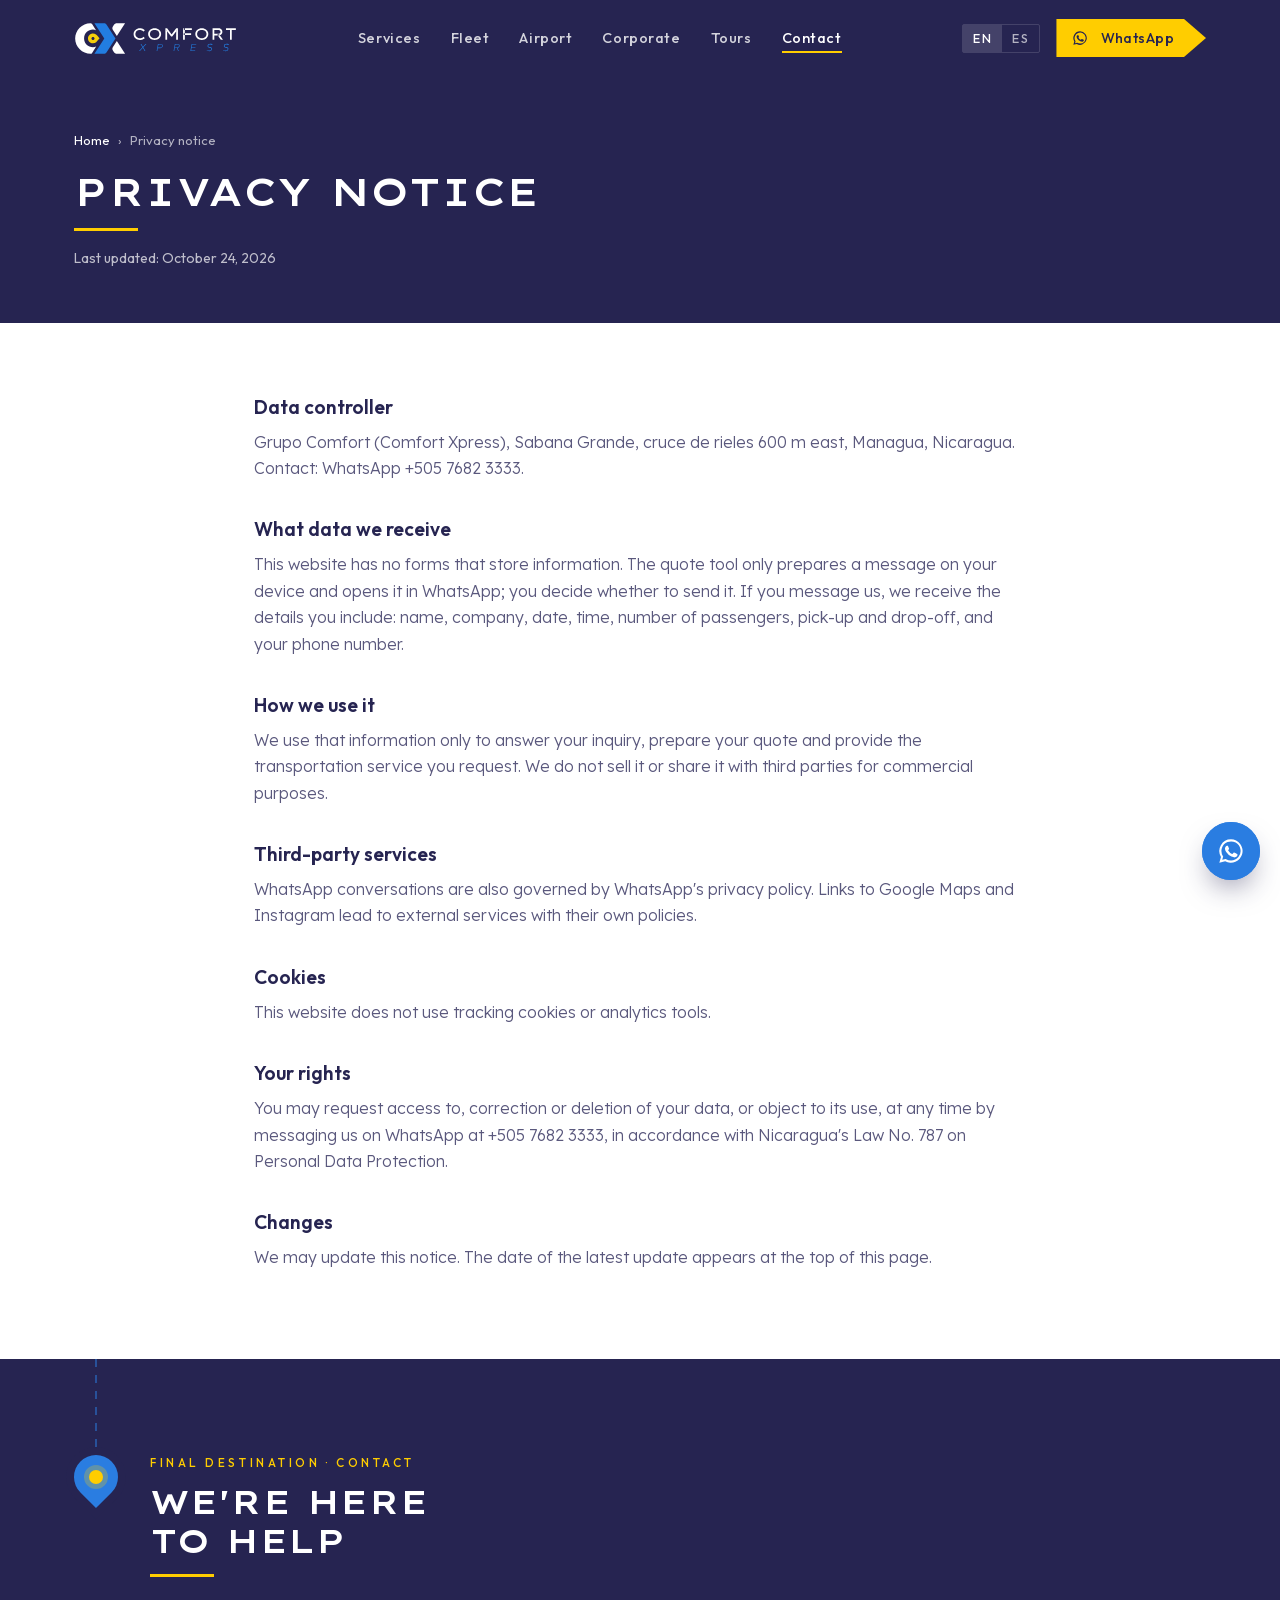
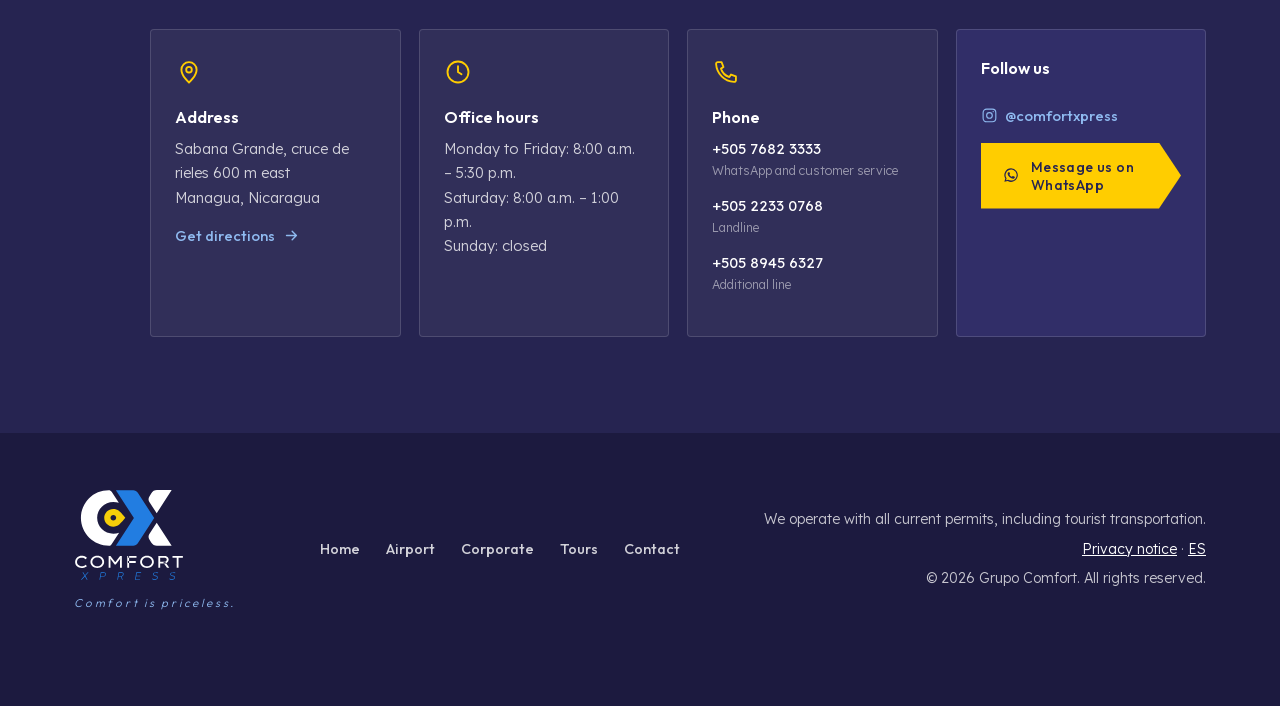
<file: en/privacy/index.html>
<!doctype html>
<html lang="en" class="no-js">
<head>
<meta charset="utf-8">
<meta name="viewport" content="width=device-width, initial-scale=1">
<title>Privacy notice | Comfort Xpress</title>
<meta name="description" content="How Comfort Xpress handles the personal data of website visitors and people who request quotes.">
<meta name="theme-color" content="#262451">
<link rel="canonical" href="https://jorgeeke-source.github.io/comfort-xpress/en/privacy/">
<link rel="alternate" hreflang="es" href="https://jorgeeke-source.github.io/comfort-xpress/privacidad/">
<link rel="alternate" hreflang="en" href="https://jorgeeke-source.github.io/comfort-xpress/en/privacy/">
<link rel="alternate" hreflang="x-default" href="https://jorgeeke-source.github.io/comfort-xpress/privacidad/">
<meta property="og:type" content="website">
<meta property="og:locale" content="en_US">
<meta property="og:title" content="Privacy notice | Comfort Xpress">
<meta property="og:description" content="How Comfort Xpress handles the personal data of website visitors and people who request quotes.">
<meta property="og:image" content="https://jorgeeke-source.github.io/comfort-xpress/img/auto-corolla-costa-1200.webp">
<link rel="icon" href="../../favicon.svg" type="image/svg+xml">
<link rel="apple-touch-icon" href="../../apple-touch-icon.png">
<link rel="preload" href="../../fonts/lexend.woff2" as="font" type="font/woff2" crossorigin>
<link rel="preload" href="../../fonts/lexend-peta.woff2" as="font" type="font/woff2" crossorigin>

<link rel="stylesheet" href="../../css/estilos.css?v=20261024">
<script>document.documentElement.className='js';</script>

</head>
<body>
<a class="saltar" href="#contenido">Skip to content</a>

<svg width="0" height="0" style="position:absolute" aria-hidden="true">
  <symbol id="i-wa" viewBox="0 0 24 24"><path fill="currentColor" d="M12 2a10 10 0 0 0-8.6 15.1L2 22l5-1.3A10 10 0 1 0 12 2Zm0 18.2a8.2 8.2 0 0 1-4.2-1.2l-.3-.2-3 .8.8-2.9-.2-.3A8.2 8.2 0 1 1 12 20.2Zm4.5-6.1c-.2-.1-1.5-.7-1.7-.8-.2-.1-.4-.1-.6.1l-.8 1c-.1.2-.3.2-.5.1a6.7 6.7 0 0 1-3.3-2.9c-.3-.4.2-.4.7-1.4.1-.2 0-.3 0-.4l-.8-1.8c-.2-.5-.4-.4-.6-.4h-.5a1 1 0 0 0-.7.3 3 3 0 0 0-.9 2.2 5.2 5.2 0 0 0 1.1 2.7 11.8 11.8 0 0 0 4.5 4c1.7.7 2.4.8 3.2.6a2.8 2.8 0 0 0 1.8-1.3c.2-.6.2-1.1.2-1.3-.1-.1-.3-.2-.5-.3Z"/></symbol>
  <symbol id="i-empresa" viewBox="0 0 24 24"><g fill="none" stroke="currentColor" stroke-width="1.6" stroke-linejoin="round"><rect x="3" y="7" width="18" height="13" rx="1.5"/><path d="M9 7V5a1 1 0 0 1 1-1h4a1 1 0 0 1 1 1v2M3 12.5h18M10.5 12.5v2h3v-2"/></g></symbol>
  <symbol id="i-ejecutivo" viewBox="0 0 24 24"><g fill="none" stroke="currentColor" stroke-width="1.6" stroke-linejoin="round" stroke-linecap="round"><circle cx="12" cy="7" r="3.5"/><path d="M5 21c.6-4 3.3-6.5 7-6.5s6.4 2.5 7 6.5"/><path d="m12 14.5 1.2 2.2L12 21l-1.2-4.3z"/></g></symbol>
  <symbol id="i-aeropuerto" viewBox="0 0 24 24"><path fill="none" stroke="currentColor" stroke-width="1.6" stroke-linejoin="round" d="M10.5 3.5c0-.8.7-1.5 1.5-1.5s1.5.7 1.5 1.5V9l7.5 4.5v2L13.5 13v4.5l2.5 2V21L12 20l-4 1v-1.5l2.5-2V13L3 15.5v-2L10.5 9z"/></symbol>
  <symbol id="i-turismo" viewBox="0 0 24 24"><g fill="none" stroke="currentColor" stroke-width="1.6" stroke-linecap="round" stroke-linejoin="round"><path d="M12 21s-6.5-5.6-6.5-11a6.5 6.5 0 0 1 13 0c0 5.4-6.5 11-6.5 11Z"/><circle cx="12" cy="10" r="2.4"/></g></symbol>
  <symbol id="i-privado" viewBox="0 0 24 24"><g fill="none" stroke="currentColor" stroke-width="1.6" stroke-linejoin="round"><path d="M12 3 4.5 6v5.5c0 4.6 3.2 8.2 7.5 9.5 4.3-1.3 7.5-4.9 7.5-9.5V6z"/><path d="m8.8 12 2.2 2.2 4.2-4.4" stroke-linecap="round"/></g></symbol>
  <symbol id="i-grupo" viewBox="0 0 24 24"><g fill="none" stroke="currentColor" stroke-width="1.6" stroke-linecap="round"><circle cx="9" cy="8" r="3"/><circle cx="17" cy="9" r="2.4"/><path d="M3 19c.5-3.3 2.8-5.2 6-5.2s5.5 1.9 6 5.2M15.5 13.9c2.8.1 4.6 1.8 5 4.6"/></g></symbol>
  <symbol id="i-flecha" viewBox="0 0 24 24"><path fill="none" stroke="currentColor" stroke-width="2" stroke-linecap="round" stroke-linejoin="round" d="M5 12h14m-6-6 6 6-6 6"/></symbol>
  <symbol id="i-ig" viewBox="0 0 24 24"><g fill="none" stroke="currentColor" stroke-width="1.6"><rect x="3" y="3" width="18" height="18" rx="5"/><circle cx="12" cy="12" r="4"/><circle cx="17.3" cy="6.7" r=".9" fill="currentColor" stroke="none"/></g></symbol>
  <symbol id="i-pin" viewBox="0 0 24 24"><g fill="none" stroke="currentColor" stroke-width="1.6"><path d="M12 21s-6.5-5.6-6.5-11a6.5 6.5 0 0 1 13 0c0 5.4-6.5 11-6.5 11Z"/><circle cx="12" cy="10" r="2.4"/></g></symbol>
  <symbol id="i-reloj" viewBox="0 0 24 24"><g fill="none" stroke="currentColor" stroke-width="1.6" stroke-linecap="round"><circle cx="12" cy="12" r="9"/><path d="M12 7v5l3 2"/></g></symbol>
  <symbol id="i-tel" viewBox="0 0 24 24"><path fill="none" stroke="currentColor" stroke-width="1.6" stroke-linejoin="round" d="M5 3.5h3.2l1.6 4.2-2.1 1.4a11 11 0 0 0 7.2 7.2l1.4-2.1 4.2 1.6V19a1.5 1.5 0 0 1-1.6 1.5A16.5 16.5 0 0 1 3.5 5.1 1.5 1.5 0 0 1 5 3.5Z"/></symbol>
  <symbol id="i-estrella" viewBox="0 0 24 24"><path fill="currentColor" d="m12 2.8 2.8 5.8 6.3.9-4.6 4.4 1.1 6.3L12 17.2l-5.6 3 1.1-6.3-4.6-4.4 6.3-.9z"/></symbol>
</svg>

<!-- ============ BARRA ============ -->
<header class="barra" id="barra">
  <div class="wrap barra-in">
    <a class="barra-logo" href="../../en/./" aria-label="Comfort Xpress">
      <img src="../../img/cx-horizontal-color-negativo.svg" alt="Comfort Xpress" width="146" height="33">
    </a>
    <nav class="menu" id="menu" aria-label="Principal">
      <a href="../../en/#servicios">Services</a>
      <a href="../../en/#flota">Fleet</a>
      <a href="../../en/airport/">Airport</a>
      <a href="../../en/corporate/">Corporate</a>
      <a href="../../en/tours/">Tours</a>
      <a href="#contacto">Contact</a>
      <a class="menu-idioma" href="../../privacidad/" hreflang="es" lang="es">Español</a>
    </nav>
    <div class="barra-acciones">
      <div class="idioma" role="group" aria-label="Switch language to Spanish">
        <span class="on" aria-current="true">EN</span>
        <a href="../../privacidad/" hreflang="es" lang="es">ES</a>
      </div>
      <a class="btn btn-amarillo btn-sm" href="https://wa.me/50576823333?text=Hello%2C%20Comfort%20Xpress.%20I%27d%20like%20information%20about%20your%20transportation%20services." target="_blank" rel="noopener">
        <svg class="ico"><use href="#i-wa"/></svg><span class="solo-escritorio">WhatsApp</span>
      </a>
      <button class="hamburguesa" id="hamburguesa" aria-expanded="false" aria-controls="menu" aria-label="Open menu" data-abrir="Open menu" data-cerrar="Close menu"><span></span><span></span></button>
    </div>
  </div>
</header>

<main id="contenido">

<section class="legal-cab">
  <div class="wrap">
    <nav class="migas" aria-label="Breadcrumb"><a href="../../en/./">Home</a><span aria-hidden="true">›</span><span aria-current="page">Privacy notice</span></nav>
    <h1 class="titulo subraya">Privacy notice</h1>
    <p class="legal-fecha">Last updated: October 24, 2026</p>
  </div>
</section>

<article class="legal">
  <div class="wrap legal-in">
    <section>
      <h2>Data controller</h2>
      <p>Grupo Comfort (Comfort Xpress), Sabana Grande, cruce de rieles 600 m east, Managua, Nicaragua. Contact: WhatsApp +505 7682 3333.</p>
    </section><section>
      <h2>What data we receive</h2>
      <p>This website has no forms that store information. The quote tool only prepares a message on your device and opens it in WhatsApp; you decide whether to send it. If you message us, we receive the details you include: name, company, date, time, number of passengers, pick-up and drop-off, and your phone number.</p>
    </section><section>
      <h2>How we use it</h2>
      <p>We use that information only to answer your inquiry, prepare your quote and provide the transportation service you request. We do not sell it or share it with third parties for commercial purposes.</p>
    </section><section>
      <h2>Third-party services</h2>
      <p>WhatsApp conversations are also governed by WhatsApp's privacy policy. Links to Google Maps and Instagram lead to external services with their own policies.</p>
    </section><section>
      <h2>Cookies</h2>
      <p>This website does not use tracking cookies or analytics tools.</p>
    </section><section>
      <h2>Your rights</h2>
      <p>You may request access to, correction or deletion of your data, or object to its use, at any time by messaging us on WhatsApp at +505 7682 3333, in accordance with Nicaragua's Law No. 787 on Personal Data Protection.</p>
    </section><section>
      <h2>Changes</h2>
      <p>We may update this notice. The date of the latest update appears at the top of this page.</p>
    </section>
  </div>
</article>

<!-- ============ DESTINO · CONTACTO ============ -->
<section class="tramo tramo-oscuro tramo-final" id="contacto">
  <div class="wrap">
    <header class="cabeza">
      <span class="pin pin-final" aria-hidden="true"></span>
      <div>
        <p class="etq etq-amarillo">Final destination · Contact</p>
        <h2 class="titulo subraya">We're here<br>to help</h2>
      </div>
    </header>
    <div class="contacto-grid">
      <div class="dato aparece">
        <svg class="ico dato-ico"><use href="#i-pin"/></svg>
        <h3>Address</h3>
        <p>Sabana Grande, cruce de rieles 600 m east<br>Managua, Nicaragua</p>
        <a class="enlace" href="https://www.google.com/maps/search/?api=1&amp;query=Comfort+Xpress+Sabana+Grande+Managua" target="_blank" rel="noopener">Get directions <svg class="ico flecha"><use href="#i-flecha"/></svg></a>
      </div>
      <div class="dato aparece">
        <svg class="ico dato-ico"><use href="#i-reloj"/></svg>
        <h3>Office hours</h3>
        <p>Monday to Friday: 8:00 a.m. – 5:30 p.m.<br>Saturday: 8:00 a.m. – 1:00 p.m.<br>Sunday: closed</p>
      </div>
      <div class="dato aparece">
        <svg class="ico dato-ico"><use href="#i-tel"/></svg>
        <h3>Phone</h3>
        <p><a href="https://wa.me/50576823333" target="_blank" rel="noopener">+505 7682 3333</a><small>WhatsApp and customer service</small></p>
        <p><a href="tel:+50522330768">+505 2233 0768</a><small>Landline</small></p>
        <p><a href="tel:+50589456327">+505 8945 6327</a><small>Additional line</small></p>
      </div>
      <div class="dato dato-cta aparece">
        <h3>Follow us</h3>
        <a class="enlace" href="https://www.instagram.com/comfortxpress" target="_blank" rel="noopener"><svg class="ico"><use href="#i-ig"/></svg> @comfortxpress</a>
        <a class="btn btn-amarillo" href="https://wa.me/50576823333?text=Hello%2C%20Comfort%20Xpress.%20I%27d%20like%20information%20about%20your%20transportation%20services." target="_blank" rel="noopener"><svg class="ico"><use href="#i-wa"/></svg><span>Message us on WhatsApp</span></a>
      </div>
    </div>
  </div>
</section>

</main>

<!-- ============ PIE ============ -->
<footer class="pie">
  <div class="wrap pie-in">
    <div class="pie-marca">
      <img src="../../img/cx-vertical-color-negativo.svg" alt="Comfort Xpress" width="120" height="100" loading="lazy">
      <p class="sub">Comfort is priceless.</p>
    </div>
    <nav class="pie-nav" aria-label="Pie">
      <a href="../../en/./">Home</a>
      <a href="../../en/airport/">Airport</a>
      <a href="../../en/corporate/">Corporate</a>
      <a href="../../en/tours/">Tours</a>
      <a href="#contacto">Contact</a>
    </nav>
    <div class="pie-legal">
      <p>We operate with all current permits, including tourist transportation.</p>
      <p><a href="../../en/privacy/">Privacy notice</a> · <a href="../../privacidad/" hreflang="es" lang="es">ES</a></p>
      <p>© 2026 Grupo Comfort. All rights reserved.</p>
    </div>
  </div>
</footer>

<a class="flotante" href="https://wa.me/50576823333?text=Hello%2C%20Comfort%20Xpress.%20I%27d%20like%20information%20about%20your%20transportation%20services." target="_blank" rel="noopener" aria-label="Message us on WhatsApp">
  <svg class="ico"><use href="#i-wa"/></svg>
</a>

<script type="application/json" id="i18n">{"wa": "50576823333", "lang": "en", "etq": "Get a quote in 1 minute", "paso": "Step", "de": "of", "p1": "What kind of transfer do you need?", "p2": "When do you need it?", "p3": "How many people are traveling?", "p4": "From where, and to where?", "p5": "Who is the booking for?", "servicios": ["Airport", "Executive", "Corporate", "Tourism", "Events & groups", "Private trip"], "fecha": "Date", "hora": "Time", "ida": "One way", "idavuelta": "Round trip", "pasajeros": "Passengers", "menos": "Remove one passenger", "mas": "Add one passenger", "origen": "Pick-up", "origen_ph": "e.g. Augusto C. Sandino Airport", "destino": "Drop-off", "destino_ph": "e.g. Hotel in Managua", "nombre": "Name", "empresa": "Company (optional)", "siguiente": "Continue", "atras": "Back", "enviar": "Send via WhatsApp", "falta": "Please complete this step to continue.", "nota": "WhatsApp opens at the end with your request ready. We don't store your data.", "fallback": "Message us on WhatsApp and we'll quote you in minutes.", "msg_saludo": "Hello, Comfort Xpress. I'd like a quote for a transfer:", "msg_servicio": "Service", "msg_fecha": "Date", "msg_tipo": "Type", "msg_pasajeros": "Passengers", "msg_origen": "Pick-up", "msg_destino": "Drop-off", "msg_nombre": "Name", "msg_empresa": "Company"}</script>
<script src="../../js/main.js?v=20261024" defer></script>
</body>
</html>
</file>
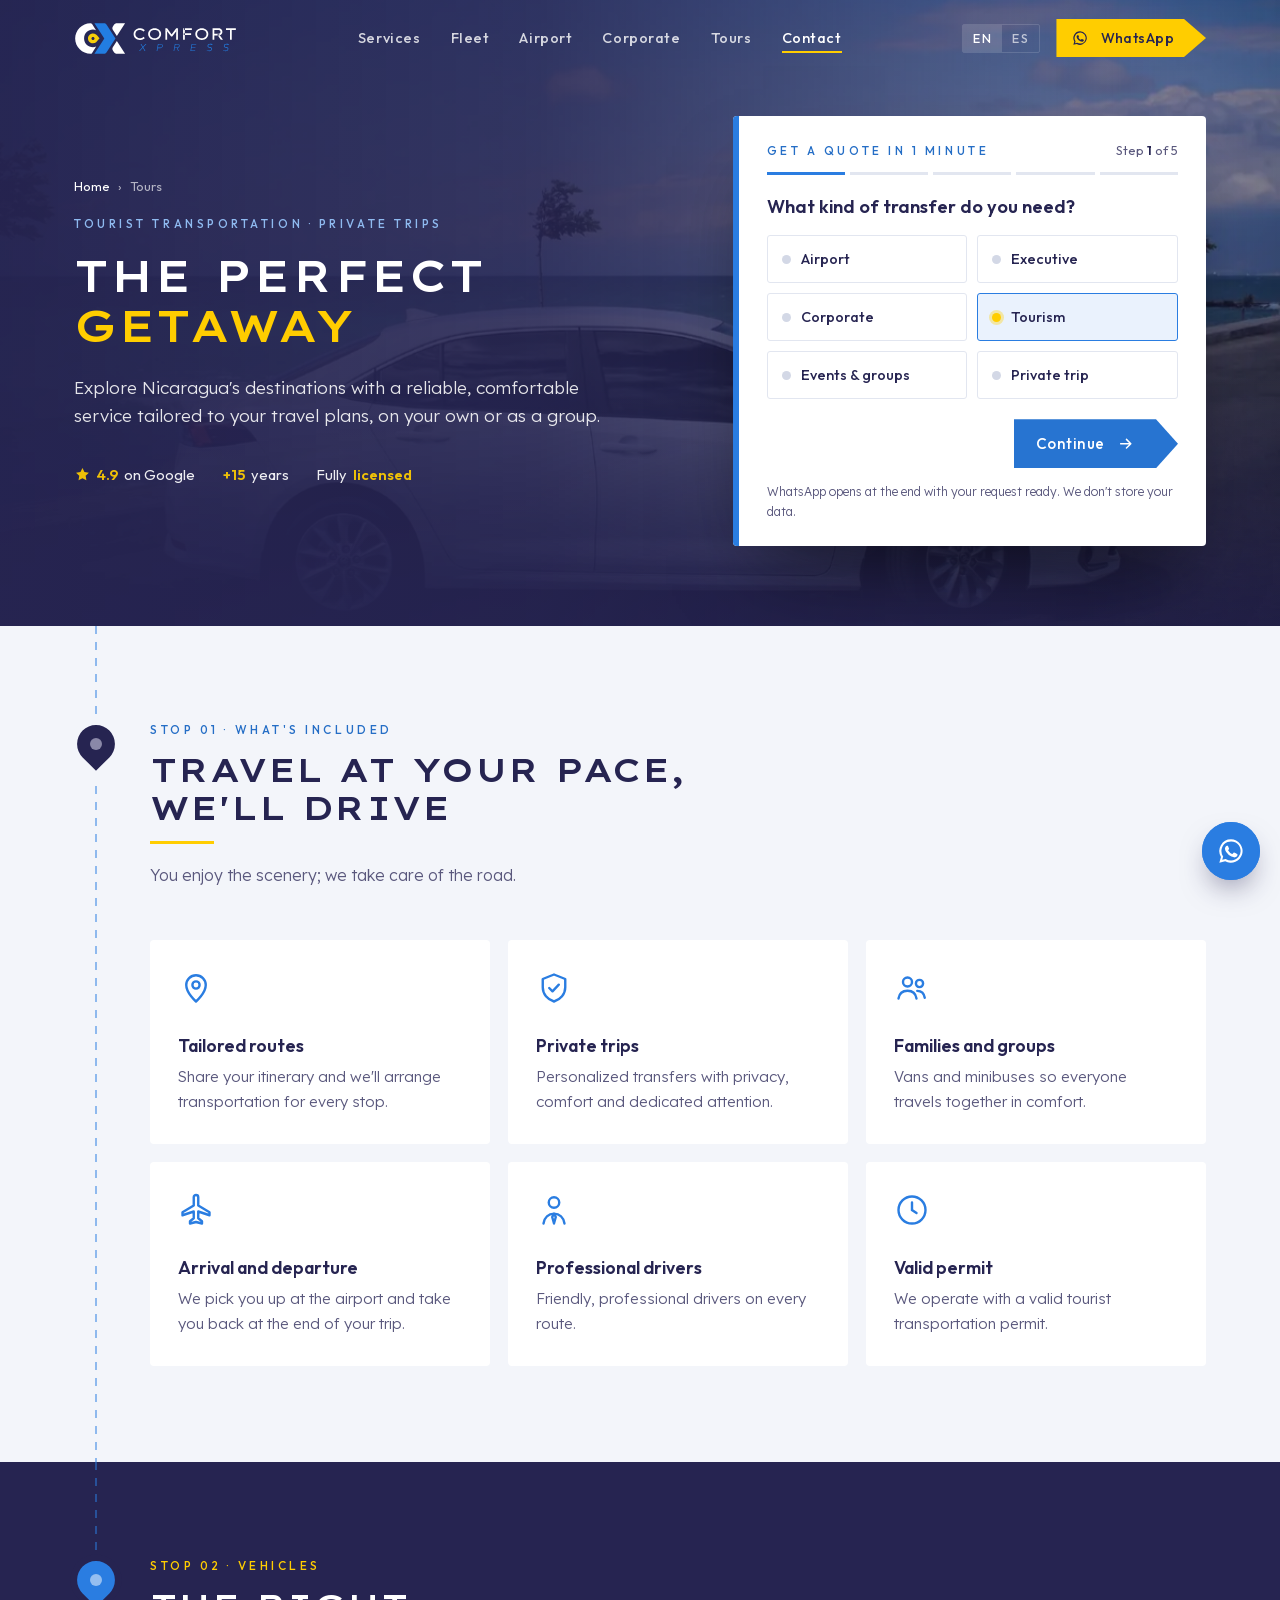
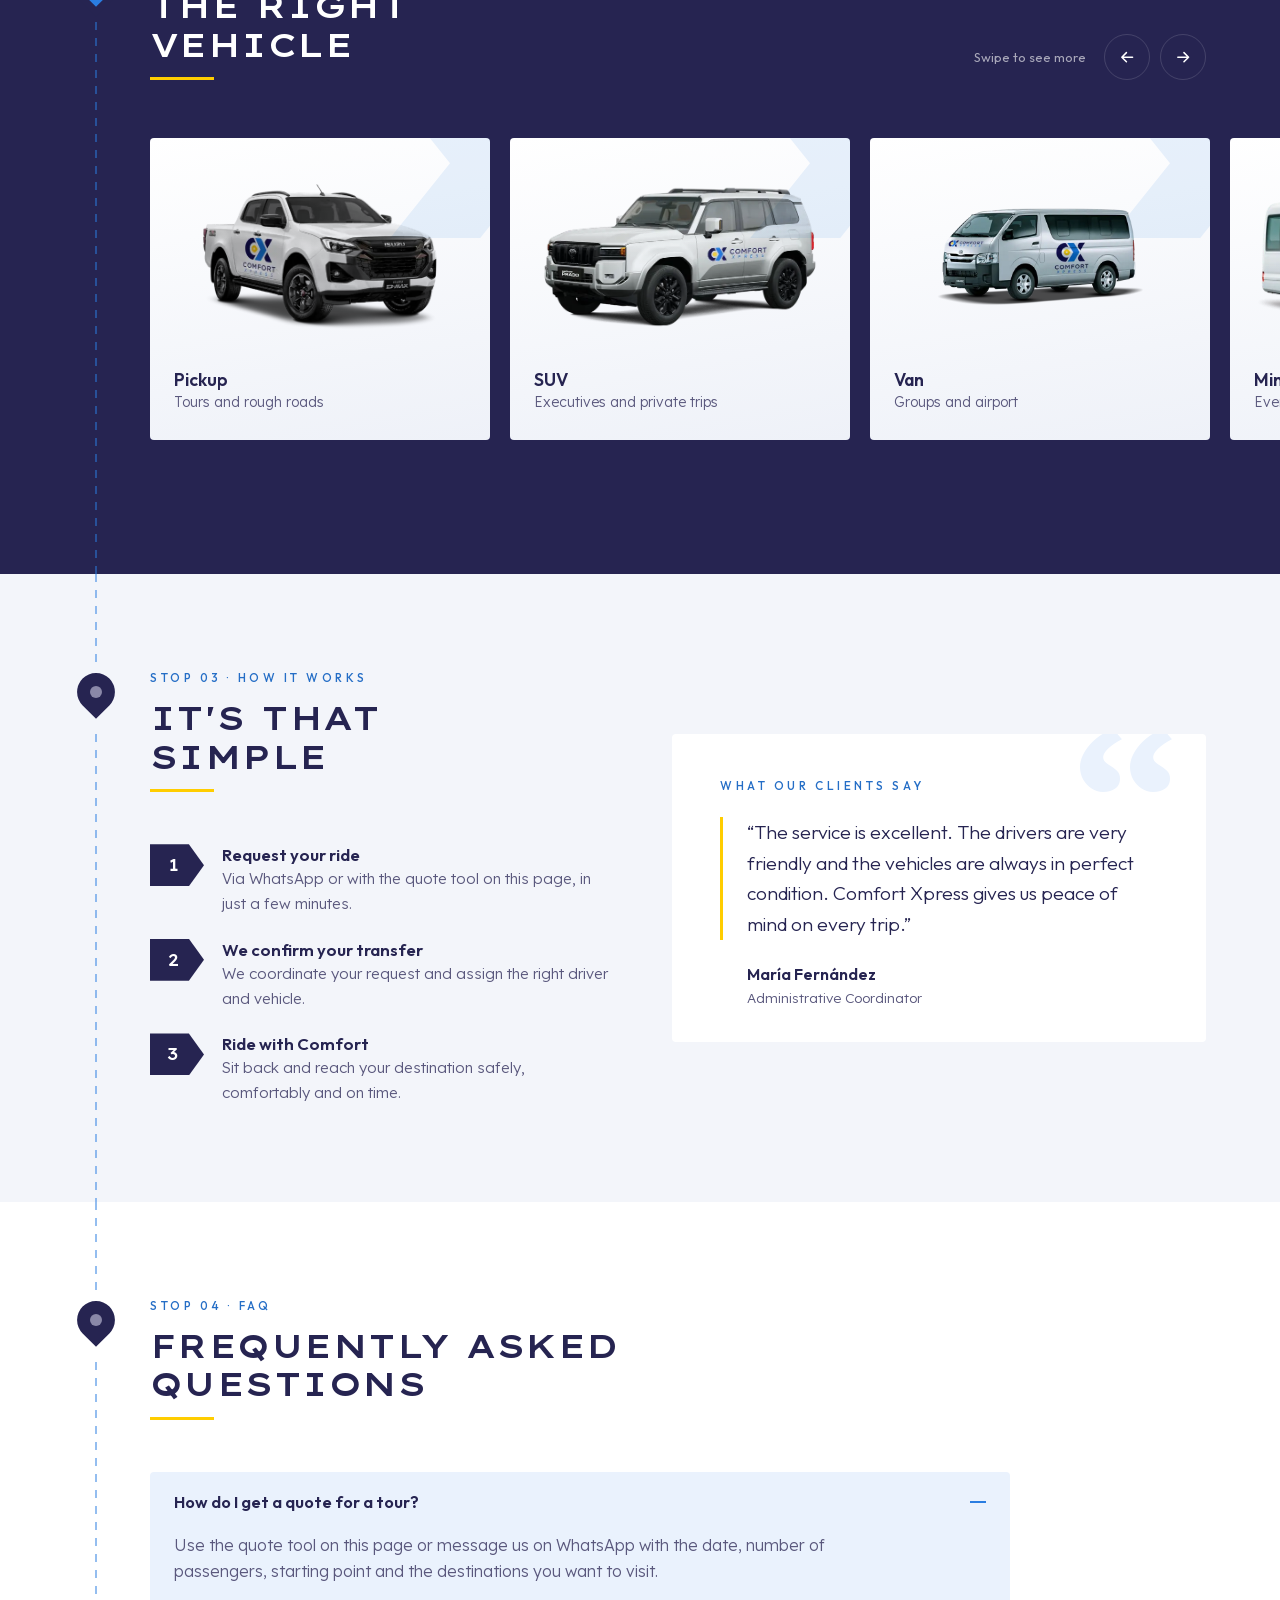
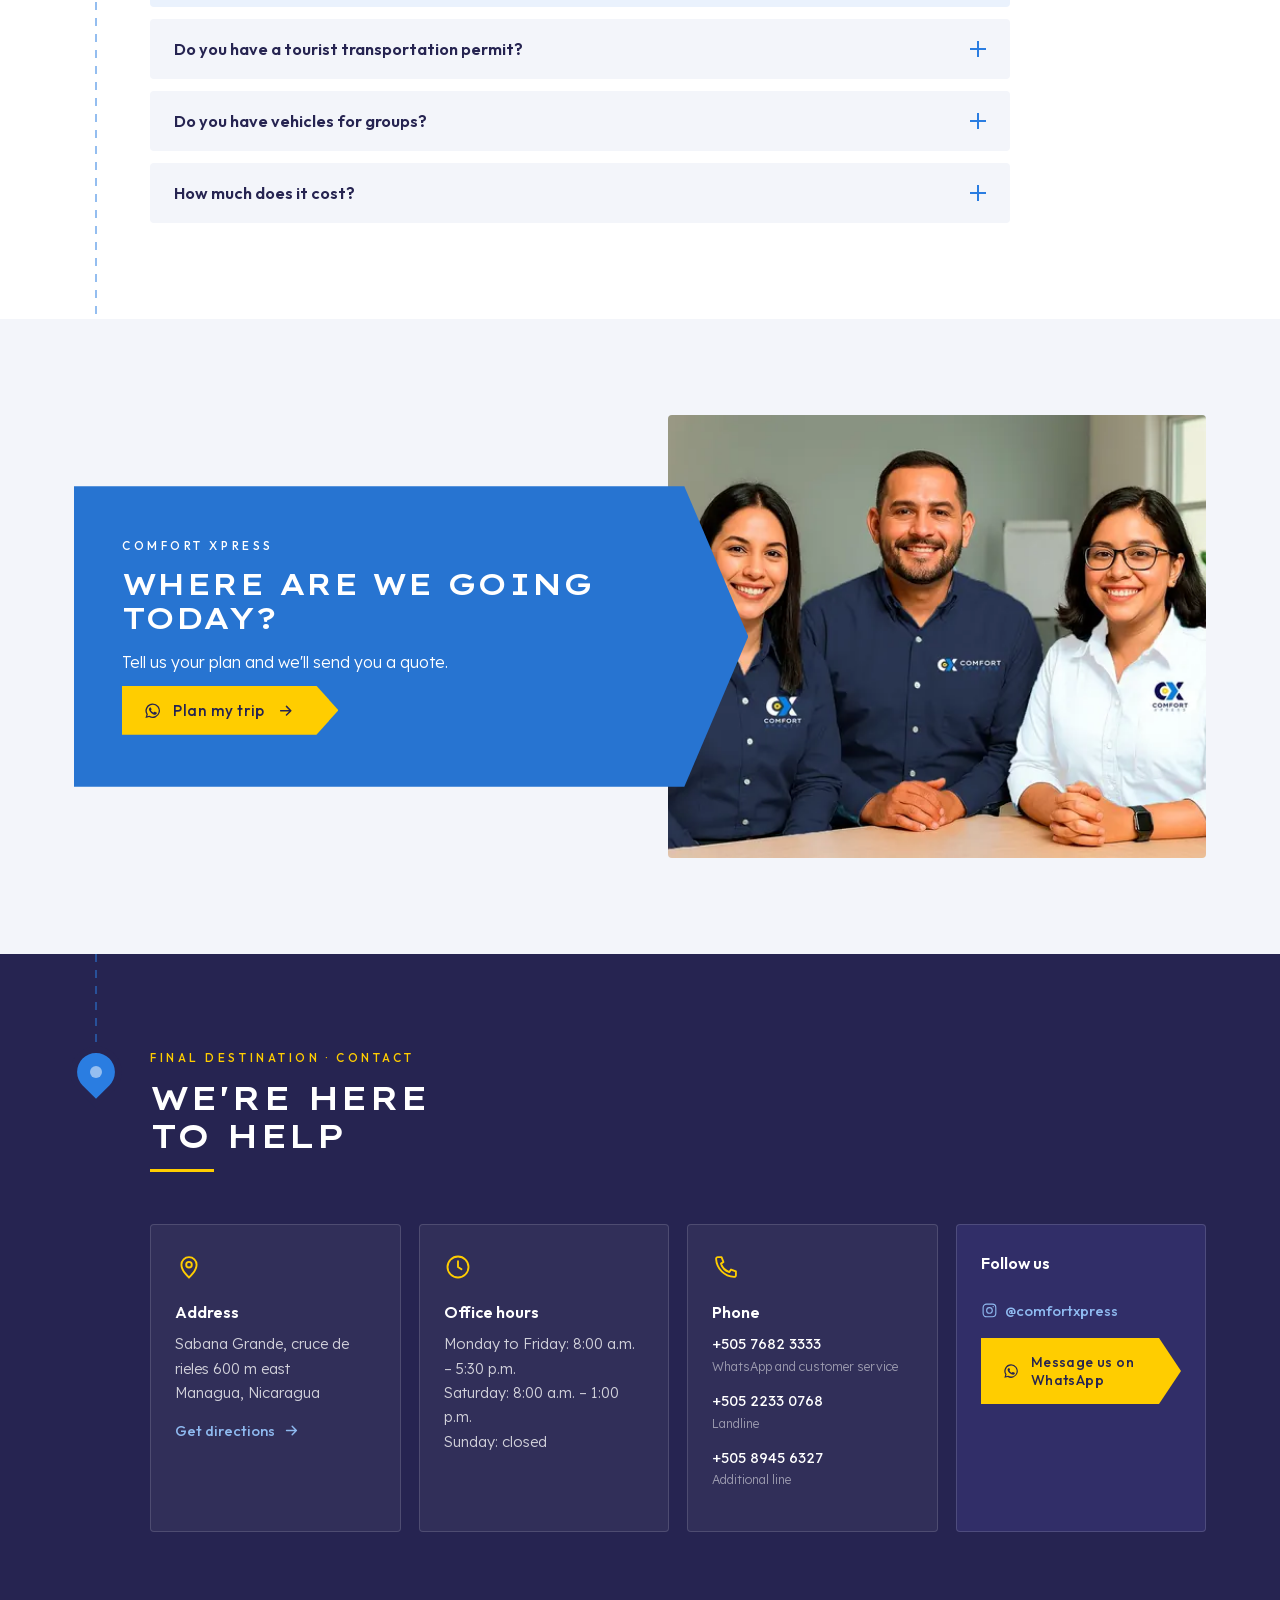
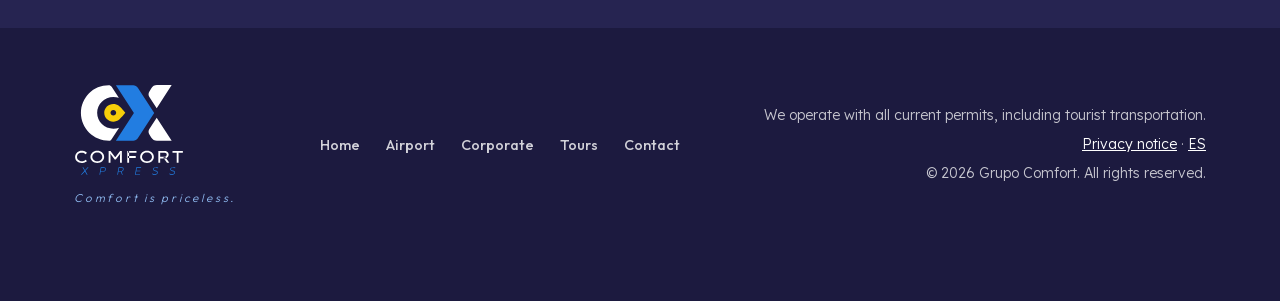
<file: en/tours/index.html>
<!doctype html>
<html lang="en" class="no-js">
<head>
<meta charset="utf-8">
<meta name="viewport" content="width=device-width, initial-scale=1">
<title>Tourist Transportation &amp; Private Trips in Nicaragua | Comfort Xpress</title>
<meta name="description" content="Explore Nicaragua with tourist transportation and private trips: comfortable vehicles, professional drivers and a valid tourist transportation permit. Get a quote on WhatsApp.">
<meta name="theme-color" content="#262451">
<link rel="canonical" href="https://jorgeeke-source.github.io/comfort-xpress/en/tours/">
<link rel="alternate" hreflang="es" href="https://jorgeeke-source.github.io/comfort-xpress/turismo/">
<link rel="alternate" hreflang="en" href="https://jorgeeke-source.github.io/comfort-xpress/en/tours/">
<link rel="alternate" hreflang="x-default" href="https://jorgeeke-source.github.io/comfort-xpress/turismo/">
<meta property="og:type" content="website">
<meta property="og:locale" content="en_US">
<meta property="og:title" content="Tourist Transportation &amp; Private Trips in Nicaragua | Comfort Xpress">
<meta property="og:description" content="Explore Nicaragua with tourist transportation and private trips: comfortable vehicles, professional drivers and a valid tourist transportation permit. Get a quote on WhatsApp.">
<meta property="og:image" content="https://jorgeeke-source.github.io/comfort-xpress/img/auto-corolla-costa-1200.webp">
<link rel="icon" href="../../favicon.svg" type="image/svg+xml">
<link rel="apple-touch-icon" href="../../apple-touch-icon.png">
<link rel="preload" href="../../fonts/lexend.woff2" as="font" type="font/woff2" crossorigin>
<link rel="preload" href="../../fonts/lexend-peta.woff2" as="font" type="font/woff2" crossorigin>
<link rel="preload" as="image" href="../../img/auto-corolla-costa-1200.webp" imagesrcset="../../img/auto-corolla-costa-640.webp 640w, ../../img/auto-corolla-costa-1200.webp 1200w" imagesizes="100vw">
<link rel="stylesheet" href="../../css/estilos.css?v=20261024">
<script>document.documentElement.className='js';</script>

</head>
<body>
<a class="saltar" href="#contenido">Skip to content</a>

<svg width="0" height="0" style="position:absolute" aria-hidden="true">
  <symbol id="i-wa" viewBox="0 0 24 24"><path fill="currentColor" d="M12 2a10 10 0 0 0-8.6 15.1L2 22l5-1.3A10 10 0 1 0 12 2Zm0 18.2a8.2 8.2 0 0 1-4.2-1.2l-.3-.2-3 .8.8-2.9-.2-.3A8.2 8.2 0 1 1 12 20.2Zm4.5-6.1c-.2-.1-1.5-.7-1.7-.8-.2-.1-.4-.1-.6.1l-.8 1c-.1.2-.3.2-.5.1a6.7 6.7 0 0 1-3.3-2.9c-.3-.4.2-.4.7-1.4.1-.2 0-.3 0-.4l-.8-1.8c-.2-.5-.4-.4-.6-.4h-.5a1 1 0 0 0-.7.3 3 3 0 0 0-.9 2.2 5.2 5.2 0 0 0 1.1 2.7 11.8 11.8 0 0 0 4.5 4c1.7.7 2.4.8 3.2.6a2.8 2.8 0 0 0 1.8-1.3c.2-.6.2-1.1.2-1.3-.1-.1-.3-.2-.5-.3Z"/></symbol>
  <symbol id="i-empresa" viewBox="0 0 24 24"><g fill="none" stroke="currentColor" stroke-width="1.6" stroke-linejoin="round"><rect x="3" y="7" width="18" height="13" rx="1.5"/><path d="M9 7V5a1 1 0 0 1 1-1h4a1 1 0 0 1 1 1v2M3 12.5h18M10.5 12.5v2h3v-2"/></g></symbol>
  <symbol id="i-ejecutivo" viewBox="0 0 24 24"><g fill="none" stroke="currentColor" stroke-width="1.6" stroke-linejoin="round" stroke-linecap="round"><circle cx="12" cy="7" r="3.5"/><path d="M5 21c.6-4 3.3-6.5 7-6.5s6.4 2.5 7 6.5"/><path d="m12 14.5 1.2 2.2L12 21l-1.2-4.3z"/></g></symbol>
  <symbol id="i-aeropuerto" viewBox="0 0 24 24"><path fill="none" stroke="currentColor" stroke-width="1.6" stroke-linejoin="round" d="M10.5 3.5c0-.8.7-1.5 1.5-1.5s1.5.7 1.5 1.5V9l7.5 4.5v2L13.5 13v4.5l2.5 2V21L12 20l-4 1v-1.5l2.5-2V13L3 15.5v-2L10.5 9z"/></symbol>
  <symbol id="i-turismo" viewBox="0 0 24 24"><g fill="none" stroke="currentColor" stroke-width="1.6" stroke-linecap="round" stroke-linejoin="round"><path d="M12 21s-6.5-5.6-6.5-11a6.5 6.5 0 0 1 13 0c0 5.4-6.5 11-6.5 11Z"/><circle cx="12" cy="10" r="2.4"/></g></symbol>
  <symbol id="i-privado" viewBox="0 0 24 24"><g fill="none" stroke="currentColor" stroke-width="1.6" stroke-linejoin="round"><path d="M12 3 4.5 6v5.5c0 4.6 3.2 8.2 7.5 9.5 4.3-1.3 7.5-4.9 7.5-9.5V6z"/><path d="m8.8 12 2.2 2.2 4.2-4.4" stroke-linecap="round"/></g></symbol>
  <symbol id="i-grupo" viewBox="0 0 24 24"><g fill="none" stroke="currentColor" stroke-width="1.6" stroke-linecap="round"><circle cx="9" cy="8" r="3"/><circle cx="17" cy="9" r="2.4"/><path d="M3 19c.5-3.3 2.8-5.2 6-5.2s5.5 1.9 6 5.2M15.5 13.9c2.8.1 4.6 1.8 5 4.6"/></g></symbol>
  <symbol id="i-flecha" viewBox="0 0 24 24"><path fill="none" stroke="currentColor" stroke-width="2" stroke-linecap="round" stroke-linejoin="round" d="M5 12h14m-6-6 6 6-6 6"/></symbol>
  <symbol id="i-ig" viewBox="0 0 24 24"><g fill="none" stroke="currentColor" stroke-width="1.6"><rect x="3" y="3" width="18" height="18" rx="5"/><circle cx="12" cy="12" r="4"/><circle cx="17.3" cy="6.7" r=".9" fill="currentColor" stroke="none"/></g></symbol>
  <symbol id="i-pin" viewBox="0 0 24 24"><g fill="none" stroke="currentColor" stroke-width="1.6"><path d="M12 21s-6.5-5.6-6.5-11a6.5 6.5 0 0 1 13 0c0 5.4-6.5 11-6.5 11Z"/><circle cx="12" cy="10" r="2.4"/></g></symbol>
  <symbol id="i-reloj" viewBox="0 0 24 24"><g fill="none" stroke="currentColor" stroke-width="1.6" stroke-linecap="round"><circle cx="12" cy="12" r="9"/><path d="M12 7v5l3 2"/></g></symbol>
  <symbol id="i-tel" viewBox="0 0 24 24"><path fill="none" stroke="currentColor" stroke-width="1.6" stroke-linejoin="round" d="M5 3.5h3.2l1.6 4.2-2.1 1.4a11 11 0 0 0 7.2 7.2l1.4-2.1 4.2 1.6V19a1.5 1.5 0 0 1-1.6 1.5A16.5 16.5 0 0 1 3.5 5.1 1.5 1.5 0 0 1 5 3.5Z"/></symbol>
  <symbol id="i-estrella" viewBox="0 0 24 24"><path fill="currentColor" d="m12 2.8 2.8 5.8 6.3.9-4.6 4.4 1.1 6.3L12 17.2l-5.6 3 1.1-6.3-4.6-4.4 6.3-.9z"/></symbol>
</svg>

<!-- ============ BARRA ============ -->
<header class="barra" id="barra">
  <div class="wrap barra-in">
    <a class="barra-logo" href="../../en/./" aria-label="Comfort Xpress">
      <img src="../../img/cx-horizontal-color-negativo.svg" alt="Comfort Xpress" width="146" height="33">
    </a>
    <nav class="menu" id="menu" aria-label="Principal">
      <a href="../../en/#servicios">Services</a>
      <a href="../../en/#flota">Fleet</a>
      <a href="../../en/airport/">Airport</a>
      <a href="../../en/corporate/">Corporate</a>
      <a href="../../en/tours/">Tours</a>
      <a href="#contacto">Contact</a>
      <a class="menu-idioma" href="../../turismo/" hreflang="es" lang="es">Español</a>
    </nav>
    <div class="barra-acciones">
      <div class="idioma" role="group" aria-label="Switch language to Spanish">
        <span class="on" aria-current="true">EN</span>
        <a href="../../turismo/" hreflang="es" lang="es">ES</a>
      </div>
      <a class="btn btn-amarillo btn-sm" href="https://wa.me/50576823333?text=Hello%2C%20Comfort%20Xpress.%20I%27d%20like%20information%20about%20your%20transportation%20services." target="_blank" rel="noopener">
        <svg class="ico"><use href="#i-wa"/></svg><span class="solo-escritorio">WhatsApp</span>
      </a>
      <button class="hamburguesa" id="hamburguesa" aria-expanded="false" aria-controls="menu" aria-label="Open menu" data-abrir="Open menu" data-cerrar="Close menu"><span></span><span></span></button>
    </div>
  </div>
</header>

<main id="contenido">

<!-- ============ HERO DE SERVICIO ============ -->
<section class="hero hero-sub" id="inicio">
  <picture class="hero-foto">
    <source type="image/webp" srcset="../../img/auto-corolla-costa-640.webp 640w, ../../img/auto-corolla-costa-1200.webp 1200w" sizes="100vw">
    <img src="../../img/auto-corolla-costa-1200.webp" alt="White Comfort Xpress sedan on a seaside road" width="1200" height="800" fetchpriority="high">
  </picture>
  <div class="hero-velo" aria-hidden="true"></div>
  <div class="wrap hero-grid">
    <div class="hero-txt">
      <nav class="migas" aria-label="Breadcrumb"><a href="../../en/./">Home</a><span aria-hidden="true">›</span><span aria-current="page">Tours</span></nav>
      <p class="etq etq-claro">Tourist transportation · Private trips</p>
      <h1 class="titulo hero-titulo">The perfect<br><em>getaway</em></h1>
      <p class="hero-lead">Explore Nicaragua&#x27;s destinations with a reliable, comfortable service tailored to your travel plans, on your own or as a group.</p>
      <ul class="confianza">
        <li><svg class="ico ico-amarillo"><use href="#i-estrella"/></svg><b>4.9</b> on Google</li>
        <li><b>+15</b> years</li>
        <li>Fully <b>licensed</b></li>
      </ul>
    </div>

    <!-- Cotizador -->
    <form class="cotizador" id="cotizador" novalidate aria-labelledby="cot-titulo">
      <div class="cot-cab">
        <p class="etq" id="cot-titulo">Get a quote in 1 minute</p>
        <p class="cot-contador" aria-live="polite"><span>Step</span> <b id="cot-n">1</b> of 5</p>
      </div>
      <div class="cot-barra" aria-hidden="true"><span></span><span></span><span></span><span></span><span></span></div>

      <div class="cot-fallback">
        <p>Message us on WhatsApp and we&#x27;ll quote you in minutes.</p>
        <a class="btn" href="https://wa.me/50576823333?text=Hello%2C%20Comfort%20Xpress.%20I%27d%20like%20information%20about%20your%20transportation%20services." target="_blank" rel="noopener"><svg class="ico"><use href="#i-wa"/></svg>Send via WhatsApp</a>
      </div>

      <fieldset class="cot-paso activo" data-paso="1">
        <legend class="cot-pregunta">What kind of transfer do you need?</legend>
        <div class="cot-opciones">
          <label class="cot-op"><input type="radio" name="servicio" value="Airport"><span><i aria-hidden="true"></i>Airport</span></label><label class="cot-op"><input type="radio" name="servicio" value="Executive"><span><i aria-hidden="true"></i>Executive</span></label><label class="cot-op"><input type="radio" name="servicio" value="Corporate"><span><i aria-hidden="true"></i>Corporate</span></label><label class="cot-op"><input type="radio" name="servicio" value="Tourism" checked><span><i aria-hidden="true"></i>Tourism</span></label><label class="cot-op"><input type="radio" name="servicio" value="Events &amp; groups"><span><i aria-hidden="true"></i>Events &amp; groups</span></label><label class="cot-op"><input type="radio" name="servicio" value="Private trip"><span><i aria-hidden="true"></i>Private trip</span></label>
        </div>
      </fieldset>

      <fieldset class="cot-paso" data-paso="2" hidden>
        <legend class="cot-pregunta">When do you need it?</legend>
        <div class="cot-fila">
          <label class="campo"><span>Date</span><input type="date" name="fecha" required></label>
          <label class="campo"><span>Time</span><input type="time" name="hora" required></label>
        </div>
        <div class="cot-opciones cot-opciones-2">
          <label class="cot-op"><input type="radio" name="tipo" value="One way" checked><span><i aria-hidden="true"></i>One way</span></label>
          <label class="cot-op"><input type="radio" name="tipo" value="Round trip"><span><i aria-hidden="true"></i>Round trip</span></label>
        </div>
      </fieldset>

      <fieldset class="cot-paso" data-paso="3" hidden>
        <legend class="cot-pregunta">How many people are traveling?</legend>
        <div class="contador">
          <button type="button" class="contador-btn" data-delta="-1" aria-label="Remove one passenger">−</button>
          <label class="contador-campo"><span class="sr">Passengers</span><input type="number" name="pasajeros" value="1" min="1" max="60" inputmode="numeric"></label>
          <button type="button" class="contador-btn" data-delta="1" aria-label="Add one passenger">+</button>
        </div>
        <p class="contador-txt">Passengers</p>
      </fieldset>

      <fieldset class="cot-paso" data-paso="4" hidden>
        <legend class="cot-pregunta">From where, and to where?</legend>
        <label class="campo"><span>Pick-up</span><input type="text" name="origen" placeholder="e.g. Augusto C. Sandino Airport" required autocomplete="off"></label>
        <label class="campo"><span>Drop-off</span><input type="text" name="destino" placeholder="e.g. Hotel in Managua" required autocomplete="off"></label>
      </fieldset>

      <fieldset class="cot-paso" data-paso="5" hidden>
        <legend class="cot-pregunta">Who is the booking for?</legend>
        <label class="campo"><span>Name</span><input type="text" name="nombre" required autocomplete="name"></label>
        <label class="campo"><span>Company (optional)</span><input type="text" name="empresa" autocomplete="organization"></label>
      </fieldset>

      <p class="cot-error" id="cot-error" role="alert" hidden>Please complete this step to continue.</p>

      <div class="cot-acciones">
        <button type="button" class="btn-texto" id="cot-atras" hidden>← Back</button>
        <button type="submit" class="btn" id="cot-siguiente"><span>Continue</span><svg class="ico flecha"><use href="#i-flecha"/></svg></button>
      </div>
      <p class="cot-nota">WhatsApp opens at the end with your request ready. We don&#x27;t store your data.</p>
    </form>
  </div>
</section>

<!-- ============ PARADA 01 · QUÉ INCLUYE ============ -->
<section class="tramo" id="servicios">
  <div class="wrap">
    <header class="cabeza">
      <span class="pin" aria-hidden="true"></span>
      <div>
        <p class="etq">Stop 01 · What&#x27;s included</p>
        <h2 class="titulo subraya">Travel at your pace,<br>we'll drive</h2>
        <p class="cabeza-intro">You enjoy the scenery; we take care of the road.</p>
      </div>
    </header>
    <div class="servicios-grid">
      <article class="servicio aparece">
        <svg class="servicio-ico" aria-hidden="true"><use href="#i-turismo"/></svg>
        <h3>Tailored routes</h3>
        <p>Share your itinerary and we&#x27;ll arrange transportation for every stop.</p>
      </article><article class="servicio aparece">
        <svg class="servicio-ico" aria-hidden="true"><use href="#i-privado"/></svg>
        <h3>Private trips</h3>
        <p>Personalized transfers with privacy, comfort and dedicated attention.</p>
      </article><article class="servicio aparece">
        <svg class="servicio-ico" aria-hidden="true"><use href="#i-grupo"/></svg>
        <h3>Families and groups</h3>
        <p>Vans and minibuses so everyone travels together in comfort.</p>
      </article><article class="servicio aparece">
        <svg class="servicio-ico" aria-hidden="true"><use href="#i-aeropuerto"/></svg>
        <h3>Arrival and departure</h3>
        <p>We pick you up at the airport and take you back at the end of your trip.</p>
      </article><article class="servicio aparece">
        <svg class="servicio-ico" aria-hidden="true"><use href="#i-ejecutivo"/></svg>
        <h3>Professional drivers</h3>
        <p>Friendly, professional drivers on every route.</p>
      </article><article class="servicio aparece">
        <svg class="servicio-ico" aria-hidden="true"><use href="#i-reloj"/></svg>
        <h3>Valid permit</h3>
        <p>We operate with a valid tourist transportation permit.</p>
      </article>
    </div>
  </div>
</section>

<!-- ============ PARADA 02 · VEHÍCULOS ============ -->
<section class="tramo tramo-oscuro" id="flota">
  <div class="wrap">
    <header class="cabeza cabeza-fila">
      <span class="pin" aria-hidden="true"></span>
      <div>
        <p class="etq etq-amarillo">Stop 02 · Vehicles</p>
        <h2 class="titulo subraya">The right<br>vehicle</h2>
      </div>
      <div class="carril-ctrl">
        <span class="carril-ayuda">Swipe to see more</span>
        <button type="button" class="redondo" data-carril="-1" aria-label="Previous vehicle"><svg class="ico" style="transform:scaleX(-1)"><use href="#i-flecha"/></svg></button>
        <button type="button" class="redondo" data-carril="1" aria-label="Next vehicle"><svg class="ico"><use href="#i-flecha"/></svg></button>
      </div>
    </header>
  </div>
  <div class="carril" id="carril" tabindex="0" aria-label="Fleet">
    <article class="auto">
      <div class="auto-img"><img src="../../img/vehiculo-pickup-isuzu-640.webp" alt="White pickup truck with the Comfort Xpress logo" loading="lazy" width="640" height="420"></div>
      <h3>Pickup</h3>
      <p>Tours and rough roads</p>
    </article><article class="auto">
      <div class="auto-img"><img src="../../img/vehiculo-suv-toyota-prado-640.webp" alt="White SUV with the Comfort Xpress logo" loading="lazy" width="640" height="420"></div>
      <h3>SUV</h3>
      <p>Executives and private trips</p>
    </article><article class="auto">
      <div class="auto-img"><img src="../../img/vehiculo-van-toyota-hiace-640.webp" alt="White van with the Comfort Xpress logo" loading="lazy" width="640" height="420"></div>
      <h3>Van</h3>
      <p>Groups and airport</p>
    </article><article class="auto">
      <div class="auto-img"><img src="../../img/vehiculo-microbus-toyota-coaster-640.webp" alt="White minibus with the Comfort Xpress logo" loading="lazy" width="640" height="420"></div>
      <h3>Minibus</h3>
      <p>Events and staff</p>
    </article>
  </div>
</section>

<!-- ============ PARADA 03 · CÓMO FUNCIONA ============ -->
<section class="tramo" id="como">
  <div class="wrap como-grid">
    <div>
      <header class="cabeza">
        <span class="pin" aria-hidden="true"></span>
        <div>
          <p class="etq">Stop 03 · How it works</p>
          <h2 class="titulo subraya">It's that<br>simple</h2>
        </div>
      </header>
      <ol class="pasos">
        <li class="paso aparece"><span class="paso-n">1</span><div><h3>Request your ride</h3><p>Via WhatsApp or with the quote tool on this page, in just a few minutes.</p></div></li><li class="paso aparece"><span class="paso-n">2</span><div><h3>We confirm your transfer</h3><p>We coordinate your request and assign the right driver and vehicle.</p></div></li><li class="paso aparece"><span class="paso-n">3</span><div><h3>Ride with Comfort</h3><p>Sit back and reach your destination safely, comfortably and on time.</p></div></li>
      </ol>
    </div>
    <figure class="testi testi-solo aparece">
      <p class="etq">What our clients say</p>
      <blockquote>“The service is excellent. The drivers are very friendly and the vehicles are always in perfect condition. Comfort Xpress gives us peace of mind on every trip.”</blockquote>
      <figcaption><b>María Fernández</b><span>Administrative Coordinator</span></figcaption>
    </figure>
  </div>
</section>

<!-- ============ PARADA 04 · PREGUNTAS ============ -->
<section class="tramo tramo-blanco" id="preguntas">
  <div class="wrap">
    <header class="cabeza">
      <span class="pin" aria-hidden="true"></span>
      <div>
        <p class="etq">Stop 04 · FAQ</p>
        <h2 class="titulo subraya">Frequently asked<br>questions</h2>
      </div>
    </header>
    <div class="faq">
      <details class="faq-item aparece" open>
        <summary>How do I get a quote for a tour?<span class="faq-mas" aria-hidden="true"></span></summary>
        <p>Use the quote tool on this page or message us on WhatsApp with the date, number of passengers, starting point and the destinations you want to visit.</p>
      </details><details class="faq-item aparece">
        <summary>Do you have a tourist transportation permit?<span class="faq-mas" aria-hidden="true"></span></summary>
        <p>Yes. We operate with all current permits, including tourist transportation.</p>
      </details><details class="faq-item aparece">
        <summary>Do you have vehicles for groups?<span class="faq-mas" aria-hidden="true"></span></summary>
        <p>Yes. We have vans and minibuses for groups, and SUVs or sedans for private trips.</p>
      </details><details class="faq-item aparece">
        <summary>How much does it cost?<span class="faq-mas" aria-hidden="true"></span></summary>
        <p>Each trip is quoted based on the route, date and number of passengers. Request your no-obligation quote.</p>
      </details>
    </div>
  </div>
</section>

<!-- ============ LLAMADO A LA ACCIÓN ============ -->
<section class="empresas" id="reservar">
  <div class="wrap empresas-in">
    <div class="empresas-cinta aparece">
      <p class="etq etq-claro">Comfort Xpress</p>
      <h2 class="titulo">Where are we going today?</h2>
      <p>Tell us your plan and we&#x27;ll send you a quote.</p>
      <p class="cta-espacio"></p>
      <a class="btn btn-amarillo" href="https://wa.me/50576823333?text=Hello%2C%20Comfort%20Xpress.%20I%27d%20like%20a%20quote%20for%20tourist%20transportation." target="_blank" rel="noopener"><svg class="ico"><use href="#i-wa"/></svg><span>Plan my trip</span><svg class="ico flecha"><use href="#i-flecha"/></svg></a>
    </div>
    <figure class="empresas-foto">
      <img src="../../img/equipo-trio-oficina-1200.webp" srcset="../../img/equipo-trio-oficina-640.webp 640w, ../../img/equipo-trio-oficina-1200.webp 1200w" sizes="(max-width: 860px) 100vw, 600px" alt="Comfort Xpress team at the office" loading="lazy" width="1200" height="800">
    </figure>
  </div>
</section>

<!-- ============ DESTINO · CONTACTO ============ -->
<section class="tramo tramo-oscuro tramo-final" id="contacto">
  <div class="wrap">
    <header class="cabeza">
      <span class="pin pin-final" aria-hidden="true"></span>
      <div>
        <p class="etq etq-amarillo">Final destination · Contact</p>
        <h2 class="titulo subraya">We're here<br>to help</h2>
      </div>
    </header>
    <div class="contacto-grid">
      <div class="dato aparece">
        <svg class="ico dato-ico"><use href="#i-pin"/></svg>
        <h3>Address</h3>
        <p>Sabana Grande, cruce de rieles 600 m east<br>Managua, Nicaragua</p>
        <a class="enlace" href="https://www.google.com/maps/search/?api=1&amp;query=Comfort+Xpress+Sabana+Grande+Managua" target="_blank" rel="noopener">Get directions <svg class="ico flecha"><use href="#i-flecha"/></svg></a>
      </div>
      <div class="dato aparece">
        <svg class="ico dato-ico"><use href="#i-reloj"/></svg>
        <h3>Office hours</h3>
        <p>Monday to Friday: 8:00 a.m. – 5:30 p.m.<br>Saturday: 8:00 a.m. – 1:00 p.m.<br>Sunday: closed</p>
      </div>
      <div class="dato aparece">
        <svg class="ico dato-ico"><use href="#i-tel"/></svg>
        <h3>Phone</h3>
        <p><a href="https://wa.me/50576823333" target="_blank" rel="noopener">+505 7682 3333</a><small>WhatsApp and customer service</small></p>
        <p><a href="tel:+50522330768">+505 2233 0768</a><small>Landline</small></p>
        <p><a href="tel:+50589456327">+505 8945 6327</a><small>Additional line</small></p>
      </div>
      <div class="dato dato-cta aparece">
        <h3>Follow us</h3>
        <a class="enlace" href="https://www.instagram.com/comfortxpress" target="_blank" rel="noopener"><svg class="ico"><use href="#i-ig"/></svg> @comfortxpress</a>
        <a class="btn btn-amarillo" href="https://wa.me/50576823333?text=Hello%2C%20Comfort%20Xpress.%20I%27d%20like%20information%20about%20your%20transportation%20services." target="_blank" rel="noopener"><svg class="ico"><use href="#i-wa"/></svg><span>Message us on WhatsApp</span></a>
      </div>
    </div>
  </div>
</section>

</main>

<!-- ============ PIE ============ -->
<footer class="pie">
  <div class="wrap pie-in">
    <div class="pie-marca">
      <img src="../../img/cx-vertical-color-negativo.svg" alt="Comfort Xpress" width="120" height="100" loading="lazy">
      <p class="sub">Comfort is priceless.</p>
    </div>
    <nav class="pie-nav" aria-label="Pie">
      <a href="../../en/./">Home</a>
      <a href="../../en/airport/">Airport</a>
      <a href="../../en/corporate/">Corporate</a>
      <a href="../../en/tours/">Tours</a>
      <a href="#contacto">Contact</a>
    </nav>
    <div class="pie-legal">
      <p>We operate with all current permits, including tourist transportation.</p>
      <p><a href="../../en/privacy/">Privacy notice</a> · <a href="../../turismo/" hreflang="es" lang="es">ES</a></p>
      <p>© 2026 Grupo Comfort. All rights reserved.</p>
    </div>
  </div>
</footer>

<a class="flotante" href="https://wa.me/50576823333?text=Hello%2C%20Comfort%20Xpress.%20I%27d%20like%20information%20about%20your%20transportation%20services." target="_blank" rel="noopener" aria-label="Message us on WhatsApp">
  <svg class="ico"><use href="#i-wa"/></svg>
</a>

<script type="application/json" id="i18n">{"wa": "50576823333", "lang": "en", "etq": "Get a quote in 1 minute", "paso": "Step", "de": "of", "p1": "What kind of transfer do you need?", "p2": "When do you need it?", "p3": "How many people are traveling?", "p4": "From where, and to where?", "p5": "Who is the booking for?", "servicios": ["Airport", "Executive", "Corporate", "Tourism", "Events & groups", "Private trip"], "fecha": "Date", "hora": "Time", "ida": "One way", "idavuelta": "Round trip", "pasajeros": "Passengers", "menos": "Remove one passenger", "mas": "Add one passenger", "origen": "Pick-up", "origen_ph": "e.g. Augusto C. Sandino Airport", "destino": "Drop-off", "destino_ph": "e.g. Hotel in Managua", "nombre": "Name", "empresa": "Company (optional)", "siguiente": "Continue", "atras": "Back", "enviar": "Send via WhatsApp", "falta": "Please complete this step to continue.", "nota": "WhatsApp opens at the end with your request ready. We don't store your data.", "fallback": "Message us on WhatsApp and we'll quote you in minutes.", "msg_saludo": "Hello, Comfort Xpress. I'd like a quote for a transfer:", "msg_servicio": "Service", "msg_fecha": "Date", "msg_tipo": "Type", "msg_pasajeros": "Passengers", "msg_origen": "Pick-up", "msg_destino": "Drop-off", "msg_nombre": "Name", "msg_empresa": "Company"}</script>
<script src="../../js/main.js?v=20261024" defer></script>
</body>
</html>
</file>
<file: css/estilos.css>
/* Comfort Xpress · estilos
   Marca: ver MARCA.md. Concepto "La ruta": línea celeste, pines amarillos, chevrons. */

@font-face{font-family:"Lexend Peta";src:url(../fonts/lexend-peta.woff2) format("woff2");font-weight:400 600;font-display:swap}
@font-face{font-family:"Lexend";src:url(../fonts/lexend.woff2) format("woff2");font-weight:300 500;font-display:swap}
@font-face{font-family:"Outfit";src:url(../fonts/outfit.woff2) format("woff2");font-weight:300 600;font-display:swap}
/* Subtítulos: Artegra Sans Alt cuando haya licencia web. Cambiar solo --f-sub. */

:root{
  --azul:#262451; --azul-2:#1c1a3f; --azul-3:#312e68;
  --celeste:#2a7de1; --celeste-2:#1f68c2; --celeste-claro:#eaf2fd;
  /* Variantes accesibles (contraste AA ≥ 4.5) del Celeste Xpress: ui = fondos con texto blanco; texto = texto pequeño sobre fondos claros */
  --celeste-ui:#2774d1; --celeste-texto:#256ec6;
  --amarillo:#ffcd00; --amarillo-2:#f0bf00;
  --blanco:#fff; --niebla:#f3f5fa; --borde:#e2e6f0;
  --tinta:#262451; --tinta-suave:#5a587d;
  --linea-oscura:rgba(255,255,255,.14);
  --f-titulo:"Lexend Peta",system-ui,sans-serif;
  --f-sub:"Outfit",system-ui,sans-serif;
  --f-texto:"Lexend",system-ui,sans-serif;
  --ancho:1180px; --gutter:24px;
  --pin:44px; --sangria:76px;
  --ruta-x:calc(max(var(--gutter),(100vw - var(--ancho))/2 + var(--gutter)) + var(--pin)/2);
  --chev:polygon(0 0,calc(100% - 22px) 0,100% 50%,calc(100% - 22px) 100%,0 100%);
  --suave:cubic-bezier(.2,.7,.2,1);
  --barra-h:76px;
}

*,*::before,*::after{box-sizing:border-box}
*{margin:0}
html{scroll-behavior:smooth;scroll-padding-top:calc(var(--barra-h) + 8px);-webkit-text-size-adjust:100%}
body{font-family:var(--f-texto);font-weight:300;font-size:1rem;line-height:1.65;color:var(--tinta);background:var(--niebla);overflow-x:hidden}
img{max-width:100%;height:auto;display:block}
a{color:inherit}
button,input{font:inherit;color:inherit}
ul,ol{padding:0;list-style:none}
fieldset{border:0;padding:0;min-width:0}
:focus-visible{outline:3px solid var(--celeste-texto);outline-offset:3px}
:is(.barra,.hero,.cifras,.tramo-oscuro,.camino-empresa,.empresas-cinta,.pie,.error) :focus-visible{outline-color:var(--amarillo)}
.btn:focus-visible,.camino:focus-visible{clip-path:none;border-radius:2px}
.sr{position:absolute;width:1px;height:1px;overflow:hidden;clip:rect(0 0 0 0);white-space:nowrap}
.saltar{position:absolute;left:12px;top:-60px;z-index:100;background:var(--amarillo);color:var(--azul);padding:10px 16px;font:600 .9rem var(--f-sub)}
.saltar:focus{top:12px}
.wrap{max-width:var(--ancho);margin:0 auto;padding:0 var(--gutter)}
.ico{width:1.15em;height:1.15em;flex:none;fill:currentColor}
.ico-amarillo{color:var(--amarillo)}

/* ---------- tipografía ---------- */
.etq{font:500 .74rem/1.4 var(--f-sub);letter-spacing:.3em;text-transform:uppercase;color:var(--celeste-texto)}
.etq-claro{color:#8fbaf0}
.etq-amarillo{color:var(--amarillo)}
.titulo{font-family:var(--f-titulo);font-weight:600;text-transform:uppercase;letter-spacing:.015em;line-height:1.16;font-size:clamp(1.35rem,2.6vw,2.1rem);margin-top:12px}
.titulo em{font-style:normal;color:var(--amarillo)}
.sub{font:300 italic .95rem var(--f-sub);letter-spacing:.32em;color:var(--celeste-texto)}
.subraya{position:relative;padding-bottom:16px}
.subraya::after{content:"";position:absolute;left:0;bottom:0;width:64px;height:3px;background:var(--amarillo);transform-origin:left;transition:transform 1s .2s var(--suave)}
.js .subraya:not(.visto)::after{transform:scaleX(0)}

/* ---------- botones ---------- */
.btn{--bg:var(--celeste-ui);--bg-h:var(--celeste-2);--tx:#fff;display:inline-flex;align-items:center;gap:12px;background:var(--bg);color:var(--tx);border:0;cursor:pointer;text-decoration:none;font:500 .95rem var(--f-sub);letter-spacing:.03em;padding:15px 44px 15px 22px;clip-path:var(--chev);transition:background .3s,padding .35s var(--suave)}
.btn:hover{background:var(--bg-h);padding-right:50px}
.btn .flecha{transition:transform .35s var(--suave)}
.btn:hover .flecha{transform:translateX(5px)}
.btn-amarillo{--bg:var(--amarillo);--bg-h:var(--amarillo-2);--tx:var(--azul)}
.btn-sm{padding:10px 32px 10px 16px;font-size:.88rem}
.btn-sm:hover{padding-right:36px}
.btn-texto{background:none;border:0;cursor:pointer;color:var(--tinta-suave);font:500 .9rem var(--f-sub);padding:10px 4px}
.btn-texto:hover{color:var(--tinta)}
.redondo{width:46px;height:46px;border-radius:50%;border:1.5px solid var(--linea-oscura);background:transparent;color:#fff;display:grid;place-items:center;cursor:pointer;transition:background .25s,border-color .25s}
.redondo:hover{background:var(--celeste);border-color:var(--celeste)}
.redondo-claro{border-color:var(--borde);color:var(--tinta)}
.redondo-claro:hover{color:#fff}
.enlace{display:inline-flex;align-items:center;gap:8px;font:500 .92rem var(--f-sub);text-decoration:none;color:var(--celeste-texto)}
.enlace .flecha{transition:transform .3s var(--suave)}
.enlace:hover .flecha{transform:translateX(4px)}

/* ---------- barra ---------- */
.barra{position:fixed;inset:0 0 auto;z-index:50;height:var(--barra-h);display:flex;align-items:center;transition:background .35s,box-shadow .35s,height .35s}
.barra.solida{background:rgba(28,26,63,.94);backdrop-filter:blur(10px);-webkit-backdrop-filter:blur(10px);box-shadow:0 10px 30px -18px rgba(0,0,0,.6);--barra-h:64px}
.barra-in{display:flex;align-items:center;justify-content:space-between;gap:24px;width:100%}
.barra-logo img{height:33px;width:auto}
.menu{display:flex;gap:30px;font:500 .9rem var(--f-sub);letter-spacing:.04em}
.menu a{color:#fff;text-decoration:none;opacity:.8;position:relative;padding:6px 0;transition:opacity .2s}
.menu a::after{content:"";position:absolute;left:0;right:0;bottom:0;height:2px;background:var(--amarillo);transform:scaleX(0);transform-origin:left;transition:transform .35s var(--suave)}
.menu a:hover,.menu a.activo{opacity:1}
.menu a:hover::after,.menu a.activo::after{transform:scaleX(1)}
.menu-idioma{display:none}
.barra-acciones{display:flex;align-items:center;gap:16px}
.idioma{display:flex;font:500 .78rem var(--f-sub);letter-spacing:.12em;border:1px solid var(--linea-oscura);border-radius:2px;overflow:hidden;color:#fff}
.idioma>*{padding:6px 10px}
.idioma .on{background:rgba(255,255,255,.14)}
.idioma a{text-decoration:none;opacity:.65}
.idioma a:hover{opacity:1}
.hamburguesa{display:none;width:44px;height:44px;background:none;border:0;cursor:pointer;position:relative}
.hamburguesa span{position:absolute;left:11px;right:11px;height:2px;background:#fff;transition:transform .3s var(--suave),top .3s}
.hamburguesa span:first-child{top:17px}.hamburguesa span:last-child{top:25px}
.hamburguesa[aria-expanded="true"] span:first-child{top:21px;transform:rotate(45deg)}
.hamburguesa[aria-expanded="true"] span:last-child{top:21px;transform:rotate(-45deg)}

/* ---------- hero ---------- */
.hero{position:relative;background:var(--azul);color:#fff;overflow:hidden;min-height:min(100svh,900px);display:flex;align-items:center;padding:calc(var(--barra-h) + 40px) 0 64px}
.hero-foto img{position:absolute;inset:0;width:100%;height:100%;object-fit:cover;object-position:60% 62%;transform:scale(1.06);animation:acercar 14s var(--suave) forwards}
@keyframes acercar{to{transform:scale(1)}}
.hero-velo{position:absolute;inset:0;background:linear-gradient(90deg,rgba(38,36,81,.97) 0%,rgba(38,36,81,.88) 42%,rgba(38,36,81,.4) 100%),linear-gradient(0deg,rgba(28,26,63,.9) 0%,transparent 40%)}
.hero-grid{position:relative;display:grid;grid-template-columns:1.12fr .88fr;gap:56px;align-items:center;width:100%}
.hero-titulo{font-size:clamp(1.9rem,4vw,3.3rem);margin:18px 0 22px}
.hero-lead{font-size:1.08rem;max-width:31em;opacity:.88}
.confianza{display:flex;flex-wrap:wrap;gap:12px 28px;margin-top:34px;font:400 .92rem var(--f-sub);opacity:.92}
.confianza li{display:flex;align-items:center;gap:6px}
.confianza b{color:var(--amarillo);font-weight:600}

/* ---------- cotizador ---------- */
.cotizador{position:relative;background:#fff;color:var(--tinta);padding:26px 28px 24px 34px;border-radius:4px;box-shadow:0 40px 80px -30px rgba(0,0,0,.6)}
.cotizador::before{content:"";position:absolute;left:0;top:0;bottom:0;width:6px;background:var(--celeste);border-radius:4px 0 0 4px}
.cot-cab{display:flex;justify-content:space-between;align-items:baseline;gap:12px}
.cot-contador{font:400 .8rem var(--f-sub);color:var(--tinta-suave)}
.cot-contador b{color:var(--tinta);font-weight:600}
.cot-barra{display:flex;gap:5px;margin:12px 0 20px}
.cot-barra span{flex:1;height:3px;background:var(--borde);transition:background .4s}
.cot-barra span.on{background:var(--celeste)}
.cot-pregunta{font:600 1.14rem/1.35 var(--f-sub);margin-bottom:16px;padding:0}
.cot-paso{animation:entra .45s var(--suave)}
@keyframes entra{from{opacity:0;transform:translateX(14px)}}
.cot-opciones{display:grid;grid-template-columns:1fr 1fr;gap:10px}
.cot-opciones-2{margin-top:12px}
.cot-op{position:relative;cursor:pointer}
.cot-op input{position:absolute;opacity:0;pointer-events:none}
.cot-op span{display:flex;align-items:center;gap:10px;border:1.5px solid var(--borde);border-radius:3px;padding:12px 14px;font:500 .9rem var(--f-sub);transition:border-color .2s,background .2s;min-height:48px}
.cot-op span i{width:9px;height:9px;border-radius:50%;background:#d3d8e6;flex:none;transition:background .2s,box-shadow .2s}
.cot-op:hover span{border-color:var(--celeste)}
.cot-op input:checked+span{border-color:var(--celeste);background:var(--celeste-claro)}
.cot-op input:checked+span i{background:var(--amarillo);box-shadow:0 0 0 3px rgba(255,205,0,.35)}
.cot-op input:focus-visible+span{outline:3px solid var(--amarillo);outline-offset:2px}
.campo{display:block;margin-bottom:12px}
.campo span{display:block;font:500 .8rem var(--f-sub);color:var(--tinta-suave);margin-bottom:5px}
.campo input{width:100%;border:1.5px solid var(--borde);border-radius:3px;padding:12px 14px;font-size:.95rem;background:#fff;transition:border-color .2s;min-height:48px}
.campo input:focus{outline:0;border-color:var(--celeste);box-shadow:0 0 0 3px rgba(42,125,225,.15)}
.campo input.error{border-color:#d64545}
.cot-fila{display:grid;grid-template-columns:1fr 1fr;gap:10px}
.contador{display:flex;align-items:center;gap:14px}
.contador-btn{width:52px;height:52px;border-radius:50%;border:1.5px solid var(--borde);background:#fff;font-size:1.5rem;cursor:pointer;transition:border-color .2s,background .2s}
.contador-btn:hover{border-color:var(--celeste);background:var(--celeste-claro)}
.contador-campo input{width:96px;text-align:center;font:600 2rem var(--f-titulo);border:0;background:none;-moz-appearance:textfield}
.contador-campo input::-webkit-inner-spin-button{-webkit-appearance:none}
.contador-txt{font:400 .85rem var(--f-sub);color:var(--tinta-suave);margin:6px 0 0 70px}
.cot-error{color:#c13b3b;font:500 .85rem var(--f-sub);margin-top:10px}
.cot-acciones{display:flex;justify-content:space-between;align-items:center;margin-top:20px;gap:12px}
.cot-acciones .btn{margin-left:auto}
.cot-nota{font-size:.76rem;color:var(--tinta-suave);margin-top:14px}
.cot-fallback{display:none}
.no-js .cot-fallback{display:block}
.no-js .cot-fallback p{margin-bottom:14px}
.no-js .cot-paso,.no-js .cot-acciones,.no-js .cot-barra,.no-js .cot-contador{display:none}

/* ---------- cifras ---------- */
.cifras{background:var(--azul-2);color:#fff}
.cifras-in{display:grid;grid-template-columns:repeat(3,1fr)}
.cifra{padding:34px 24px 32px;border-left:1px solid var(--linea-oscura)}
.cifra:first-child{border-left:0;padding-left:0}
.cifra b{display:block;font:600 clamp(1.7rem,3.2vw,2.5rem)/1.1 var(--f-titulo);color:var(--amarillo);margin-bottom:6px;font-variant-numeric:tabular-nums}
.cifra>span{font:400 .95rem var(--f-sub);opacity:.8}

/* ---------- dos caminos ---------- */
.caminos{padding:72px 0 8px}
.caminos-in{display:grid;grid-template-columns:1fr 1fr;gap:20px}
.camino{display:block;text-decoration:none;background:#fff;padding:36px 70px 34px 36px;clip-path:polygon(0 0,calc(100% - 40px) 0,100% 50%,calc(100% - 40px) 100%,0 100%);transition:transform .45s var(--suave),background .3s}
.camino:hover{transform:translateX(6px)}
.camino-titulo{font:600 1.35rem/1.3 var(--f-sub);margin:10px 0 10px}
.camino p:not(.etq){color:var(--tinta-suave);max-width:30em}
.camino-cta{display:inline-flex;align-items:center;gap:8px;margin-top:18px;font:500 .92rem var(--f-sub);color:var(--celeste-texto)}
.camino-cta .flecha{transition:transform .3s var(--suave)}
.camino:hover .camino-cta .flecha{transform:translateX(5px)}
.camino-empresa{background:var(--azul);color:#fff}
.camino-empresa p:not(.etq){color:rgba(255,255,255,.75)}
.camino-empresa .etq{color:var(--amarillo)}
.camino-empresa .camino-cta{color:#8fbaf0}

/* ---------- tramos de la ruta ---------- */
.tramo{position:relative;padding:96px 0}
.tramo::before,.tramo::after{content:"";position:absolute;top:0;bottom:0;left:var(--ruta-x);width:2px;margin-left:-1px}
.tramo::before{background:repeating-linear-gradient(to bottom,rgba(42,125,225,.5) 0 8px,transparent 8px 16px)}
.tramo::after{background:var(--celeste);transform-origin:top;transform:scaleY(var(--p,0))}
.no-js .tramo::after{transform:none}
.tramo-oscuro{background:var(--azul);color:#fff}
.tramo-blanco{background:#fff}
.tramo-final::before,.tramo-final::after{bottom:auto;height:110px}
.tramo>.wrap{position:relative;z-index:1}
.cabeza{display:grid;grid-template-columns:var(--pin) 1fr;gap:0 calc(var(--sangria) - var(--pin));align-items:start;margin-bottom:52px}
.cabeza-fila{grid-template-columns:var(--pin) 1fr auto}
.cabeza-fila .carril-ctrl{align-self:end}
.cabeza-intro{color:var(--tinta-suave);max-width:36em;margin-top:18px}
.tramo-oscuro .cabeza-intro{color:rgba(255,255,255,.72)}
.pin{width:var(--pin);height:var(--pin);border-radius:50% 50% 50% 0;transform:rotate(-45deg) scale(.86);background:var(--azul);display:grid;place-items:center;box-shadow:0 0 0 8px var(--niebla);transition:transform .6s var(--suave),background .4s}
.pin::after{content:"";width:14px;height:14px;border-radius:50%;background:#8a88a8;transition:background .4s,box-shadow .4s}
.pin.on{transform:rotate(-45deg) scale(1)}
.pin.on::after{background:var(--amarillo);box-shadow:0 0 0 5px rgba(255,205,0,.25)}
.tramo-blanco .pin{box-shadow:0 0 0 8px #fff}
.tramo-oscuro .pin{background:var(--celeste);box-shadow:0 0 0 8px var(--azul)}
.tramo-oscuro .pin::after{background:rgba(255,255,255,.5)}
.tramo-oscuro .pin.on::after{background:var(--amarillo)}
.no-js .pin::after{background:var(--amarillo)}
.tramo .wrap:not(.como-grid)>*:not(.cabeza){margin-left:var(--sangria)}

/* aparición suave */
.js .aparece{opacity:0;transform:translateY(22px);transition:opacity .8s var(--suave),transform .8s var(--suave)}
.js .aparece.visto{opacity:1;transform:none}

/* ---------- servicios ---------- */
.servicios-grid{display:grid;grid-template-columns:repeat(3,1fr);gap:18px}
.servicio{position:relative;background:#fff;padding:30px 28px 30px;border-radius:4px;overflow:hidden;transition:transform .45s var(--suave),box-shadow .45s}
.servicio::before{content:"";position:absolute;left:0;top:0;height:3px;width:100%;background:var(--celeste);transform:scaleX(0);transform-origin:left;transition:transform .5s var(--suave)}
.servicio:hover{transform:translateY(-6px);box-shadow:0 26px 40px -26px rgba(38,36,81,.45)}
.servicio:hover::before{transform:scaleX(1)}
.servicio-ico{width:36px;height:36px;color:var(--celeste);margin-bottom:20px}
.servicio h3{font:600 1.1rem var(--f-sub);margin-bottom:8px}
.servicio p{color:var(--tinta-suave);font-size:.94rem}

/* ---------- flota ---------- */
.tramo#flota{padding-bottom:110px;overflow:hidden}
.carril-ctrl{display:flex;align-items:center;gap:10px}
.carril-ayuda{font:400 .82rem var(--f-sub);opacity:.6;margin-right:8px}
.carril{position:relative;z-index:1;display:flex;gap:20px;overflow-x:auto;scroll-snap-type:x mandatory;scroll-behavior:smooth;padding:6px var(--gutter) 24px calc(var(--ruta-x) + var(--sangria) - var(--pin)/2);scroll-padding-left:calc(var(--ruta-x) + var(--sangria) - var(--pin)/2);scrollbar-width:none;cursor:grab}
.carril::-webkit-scrollbar{display:none}
.carril.arrastrando{cursor:grabbing;scroll-snap-type:none;scroll-behavior:auto}
.auto{flex:0 0 min(340px,78vw);scroll-snap-align:start;background:linear-gradient(170deg,#fff 0%,#eef1f8 100%);color:var(--tinta);border-radius:4px;padding:24px 24px 26px;position:relative;overflow:hidden;transition:transform .5s var(--suave)}
.auto::before{content:"";position:absolute;right:-50px;top:-50px;width:150px;height:150px;background:var(--celeste);opacity:.1;clip-path:polygon(0 0,60% 0,100% 50%,60% 100%,0 100%,40% 50%)}
.auto:hover{transform:translateY(-6px)}
.auto-img{height:190px;display:grid;place-items:center;margin-bottom:16px}
.auto-img img{max-height:190px;width:auto;object-fit:contain;mix-blend-mode:multiply;transition:transform .6s var(--suave)}
.auto:hover .auto-img img{transform:translateX(10px)}
.auto h3{font:600 1.1rem var(--f-sub)}
.auto p{font-size:.88rem;color:var(--tinta-suave)}
.js .auto{opacity:0;transform:translateX(40px);transition:opacity .7s var(--suave),transform .7s var(--suave)}
.js .carril.visto .auto{opacity:1;transform:none}
.js .carril.visto .auto:hover{transform:translateY(-6px)}

/* ---------- cómo funciona ---------- */
.como-grid{display:grid;grid-template-columns:1fr 1fr;gap:64px;align-items:center}
.como-grid .pasos{margin-left:var(--sangria)}
.pasos{display:grid;gap:22px}
.paso{display:grid;grid-template-columns:54px 1fr;gap:18px;align-items:start}
.paso-n{width:54px;height:42px;display:grid;place-items:center;background:var(--azul);color:#fff;font:600 1rem var(--f-titulo);clip-path:polygon(0 0,72% 0,100% 50%,72% 100%,0 100%);padding-right:8px}
.paso h3{font:600 1.05rem var(--f-sub);margin-bottom:2px}
.paso p{color:var(--tinta-suave);font-size:.94rem}
.foto-chevron{position:relative}
.foto-chevron img{width:100%;aspect-ratio:4/4.4;object-fit:cover;clip-path:polygon(16% 0,100% 0,100% 100%,16% 100%,0 50%);border-radius:0 4px 4px 0}
.foto-chevron::after{content:"";position:absolute;left:-14px;top:50%;width:46px;height:46px;background:var(--amarillo);clip-path:polygon(0 0,50% 0,100% 50%,50% 100%,0 100%,50% 50%);transform:translateY(-50%)}

/* ---------- equipo ---------- */
.equipo-grid{display:grid;grid-template-columns:1.1fr .9fr;gap:56px;align-items:center}
.equipo-foto img{width:100%;border-radius:4px;aspect-ratio:3/2;object-fit:cover}
.equipo-mision{font:300 1.18rem/1.6 var(--f-sub);margin-bottom:30px}
.valores{display:grid;grid-template-columns:1fr 1fr;gap:22px 26px}
.valores li{padding-left:16px;border-left:3px solid var(--amarillo)}
.valores b{display:block;font:600 1rem var(--f-sub)}
.valores span{font-size:.88rem;color:var(--tinta-suave)}
.lema{margin-top:34px;font:300 italic 1.05rem var(--f-sub);letter-spacing:.22em;color:var(--celeste-texto);text-transform:uppercase}

/* ---------- empresas ---------- */
.empresas{background:var(--niebla);padding:24px 0 96px;position:relative}
.empresas-in{display:grid;grid-template-columns:1.05fr .95fr;align-items:center}
.empresas-cinta{position:relative;z-index:2;background:var(--celeste-ui);color:#fff;padding:52px 96px 52px 48px;clip-path:polygon(0 0,calc(100% - 64px) 0,100% 50%,calc(100% - 64px) 100%,0 100%);margin-right:-80px}
.empresas-cinta .titulo{font-size:clamp(1.3rem,2.4vw,1.85rem);margin:12px 0 14px}
.empresas-cinta>p{max-width:32em}
.empresas-cinta .etq{color:#fff}
.empresas-puntos{margin:22px 0 28px;display:grid;gap:8px;font:500 .95rem var(--f-sub)}
.empresas-puntos li{display:flex;gap:10px;align-items:center}
.empresas-puntos li::before{content:"";width:8px;height:8px;background:var(--amarillo);clip-path:polygon(0 0,60% 0,100% 50%,60% 100%,0 100%)}
.empresas-foto img{width:100%;aspect-ratio:4/3.3;object-fit:cover;border-radius:4px}

/* ---------- testimonios ---------- */
.testi-grid{display:grid;grid-template-columns:1fr 280px;gap:28px;align-items:stretch}
.testi{background:#fff;border-radius:4px;padding:44px 48px 32px;position:relative;overflow:hidden}
.testi::before{content:"“";position:absolute;right:30px;top:-28px;font:600 11rem/1 var(--f-titulo);color:var(--celeste-claro)}
.testi>*{position:relative}
.testi-pista{display:grid}
.testi-item{grid-area:1/1;opacity:0;visibility:hidden;transform:translateX(24px);transition:opacity .6s var(--suave),transform .6s var(--suave),visibility .6s;position:relative}
.testi-item.activo{opacity:1;visibility:visible;transform:none}
.no-js .testi-item:first-child{opacity:1;visibility:visible;transform:none}
.testi blockquote{font:300 clamp(1.08rem,1.7vw,1.32rem)/1.6 var(--f-sub);padding-left:24px;border-left:3px solid var(--amarillo);margin-bottom:24px;max-width:40em}
.testi figcaption{padding-left:27px}
.testi figcaption b{display:block;font:600 1rem var(--f-sub)}
.testi figcaption span{font-size:.86rem;color:var(--tinta-suave)}
.testi-ctrl{display:flex;align-items:center;gap:16px;margin-top:30px}
.testi-puntos{display:flex;gap:6px}
.testi-puntos button{width:28px;height:20px;border:0;background:none;cursor:pointer;position:relative;padding:0}
.testi-puntos button::after{content:"";position:absolute;left:0;right:0;top:9px;height:3px;background:var(--borde);transition:background .3s}
.testi-puntos button.on::after{background:var(--celeste)}
.google{display:flex;flex-direction:column;justify-content:center;gap:6px;background:var(--azul);color:#fff;border-radius:4px;padding:34px 30px;text-decoration:none;transition:transform .45s var(--suave)}
.google:hover{transform:translateY(-5px)}
.google-nota{font:600 3rem/1 var(--f-titulo);color:var(--amarillo)}
.google-estrellas{display:flex;gap:3px;color:var(--amarillo);margin:4px 0 6px}
.google>span:nth-child(3){font:400 .95rem var(--f-sub);opacity:.85}
.google .camino-cta{color:#8fbaf0;margin-top:10px}

/* ---------- contacto ---------- */
.contacto-grid{display:grid;grid-template-columns:repeat(4,1fr);gap:18px}
.dato{background:rgba(255,255,255,.05);border:1px solid var(--linea-oscura);border-radius:4px;padding:28px 24px}
.dato-ico{width:28px;height:28px;color:var(--amarillo);margin-bottom:14px}
.dato h3{font:600 1rem var(--f-sub);margin-bottom:10px}
.dato p{font-size:.92rem;color:rgba(255,255,255,.78);margin-bottom:12px}
.dato p a{color:#fff;text-decoration:none;font-weight:400}
.dato p a:hover{color:var(--amarillo)}
.dato small{display:block;font-size:.78rem;opacity:.65}
.dato .enlace{color:#8fbaf0}
.dato-cta{display:flex;flex-direction:column;gap:18px;align-items:flex-start;background:var(--azul-3)}
.dato-cta .btn{font-size:.88rem}

/* ---------- pie ---------- */
.pie{background:var(--azul-2);color:rgba(255,255,255,.75);padding:56px 0 96px;font-size:.88rem}
.pie .sub{color:#8fbaf0}
.pie-in{display:grid;grid-template-columns:auto 1fr auto;gap:40px;align-items:center}
.pie-marca img{width:110px;height:auto}
.pie-marca .sub{margin-top:14px;font-size:.72rem;letter-spacing:.24em}
.pie-nav{display:flex;flex-wrap:wrap;gap:10px 26px;justify-content:center;font:500 .9rem var(--f-sub)}
.pie-nav a{text-decoration:none;color:#fff;opacity:.8}
.pie-nav a:hover{opacity:1;color:var(--amarillo)}
.pie-legal{text-align:right;display:grid;gap:6px}
.pie-legal a{color:#fff}

/* ---------- páginas de servicio ---------- */
.hero-sub{min-height:auto;padding-bottom:80px}
.hero-sub .hero-titulo{font-size:clamp(1.7rem,3.4vw,2.8rem)}
.migas{display:flex;flex-wrap:wrap;gap:8px;font:400 .82rem var(--f-sub);margin-bottom:22px;color:rgba(255,255,255,.65)}
.migas a{color:#fff;text-decoration:none}
.migas a:hover{color:var(--amarillo)}
.servicio-enlace{margin-top:16px}
.testi-solo{align-self:center}
.testi-solo .etq{margin-bottom:22px}
.testi-solo blockquote{font-size:clamp(1.05rem,1.5vw,1.2rem)}
.faq{display:grid;gap:12px;max-width:860px}
.faq-item{background:var(--niebla);border-radius:4px;transition:background .3s}
.faq-item[open]{background:var(--celeste-claro)}
.faq-item summary{list-style:none;cursor:pointer;display:flex;justify-content:space-between;align-items:center;gap:20px;padding:20px 24px;font:600 1.02rem var(--f-sub)}
.faq-item summary::-webkit-details-marker{display:none}
.faq-mas{position:relative;width:16px;height:16px;flex:none}
.faq-mas::before,.faq-mas::after{content:"";position:absolute;left:0;right:0;top:7px;height:2px;background:var(--celeste);transition:transform .3s var(--suave)}
.faq-mas::after{transform:rotate(90deg)}
.faq-item[open] .faq-mas::after{transform:rotate(0)}
.faq-item p{padding:0 24px 22px;color:var(--tinta-suave);max-width:46em}
#reservar{padding-top:96px}
.cta-espacio{height:10px}

/* ---------- aviso legal ---------- */
.legal-cab{background:var(--azul);color:#fff;padding:calc(var(--barra-h) + 56px) 0 56px}
.legal-cab .titulo{font-size:clamp(1.5rem,3vw,2.4rem)}
.legal-fecha{margin-top:18px;font:400 .88rem var(--f-sub);opacity:.7}
.legal{background:#fff;padding:72px 0 88px}
.legal-in{max-width:820px}
.legal section+section{margin-top:36px}
.legal h2{font:600 1.2rem var(--f-sub);margin-bottom:10px}
.legal p{color:var(--tinta-suave)}

/* ---------- 404 ---------- */
.pagina-404{background:var(--azul);color:#fff}
.error{min-height:100svh;display:grid;place-items:center;text-align:center;padding:48px 0}
.error-in{display:grid;justify-items:center;gap:18px;max-width:640px}
.error-logo img{height:40px;width:auto;margin-bottom:28px}
.error .pin{box-shadow:none}
.error-num{font:600 clamp(4rem,12vw,7rem)/1 var(--f-titulo);color:var(--amarillo);letter-spacing:.06em}
.error p{opacity:.85}
.error-en{font-size:.9rem;margin-top:12px}
.error-en a{color:#8fbaf0}

/* ---------- WhatsApp flotante ---------- */
.flotante{position:fixed;right:20px;bottom:20px;z-index:40;width:58px;height:58px;border-radius:50%;background:var(--celeste);color:#fff;display:grid;place-items:center;box-shadow:0 14px 30px -10px rgba(38,36,81,.6);transition:transform .35s var(--suave),background .3s}
.flotante .ico{width:28px;height:28px}
.flotante:hover{transform:scale(1.08);background:var(--celeste-2)}
.flotante::before{content:"";position:absolute;inset:0;border-radius:50%;border:2px solid var(--celeste);animation:onda 2.8s ease-out infinite}
@keyframes onda{from{transform:scale(1);opacity:.7}to{transform:scale(1.6);opacity:0}}

/* ---------- responsive ---------- */
@media (max-width:1080px){
  .menu{gap:20px}
  .servicios-grid{grid-template-columns:1fr 1fr}
  .contacto-grid{grid-template-columns:1fr 1fr}
  .testi-grid{grid-template-columns:1fr}
  .google{flex-direction:row;flex-wrap:wrap;align-items:center;gap:8px 18px}
  .google .camino-cta{margin-top:0;margin-left:auto}
}
@media (max-width:900px){
  :root{--pin:36px;--sangria:0px;--gutter:20px;--barra-h:64px}
  .solo-escritorio{display:none}
  .btn-sm{padding:10px 26px 10px 14px}
  .hamburguesa{display:block}
  .idioma{display:none}
  .menu{position:fixed;inset:var(--barra-h) 0 auto;flex-direction:column;gap:0;background:var(--azul-2);padding:8px var(--gutter) 22px;transform:translateY(-8px);opacity:0;visibility:hidden;transition:opacity .3s,transform .3s var(--suave),visibility .3s;box-shadow:0 30px 40px -20px rgba(0,0,0,.5)}
  .menu.abierto{opacity:1;visibility:visible;transform:none}
  .menu a{padding:14px 0;border-bottom:1px solid var(--linea-oscura);font-size:1rem}
  .menu a::after{display:none}
  .menu-idioma{display:block;color:var(--amarillo)!important}
  .hero{min-height:auto;padding-top:calc(var(--barra-h) + 36px)}
  .hero-grid{grid-template-columns:1fr;gap:40px}
  .hero-velo{background:linear-gradient(180deg,rgba(38,36,81,.92) 0%,rgba(38,36,81,.85) 50%,rgba(28,26,63,.98) 100%)}
  .cotizador{padding:24px 20px 20px 26px}
  .cifras-in{grid-template-columns:1fr}
  .cifra{border-left:0;border-top:1px solid var(--linea-oscura);padding:22px 0}
  .cifra:first-child{border-top:0}
  .caminos{padding-top:48px}
  .caminos-in{grid-template-columns:1fr}
  .camino{padding:30px 56px 30px 26px}
  .tramo{padding:72px 0}
  .tramo::before,.tramo::after{left:calc(var(--gutter) + var(--pin)/2)}
  .cabeza{grid-template-columns:var(--pin) 1fr;gap:0 18px;margin-bottom:36px}
  .cabeza-fila{grid-template-columns:var(--pin) 1fr}
  .carril-ctrl{grid-column:2;margin-top:20px}
  .carril-ayuda{display:none}
  .carril{padding-left:var(--gutter);scroll-padding-left:var(--gutter)}
  .tramo .wrap:not(.como-grid)>*:not(.cabeza){margin-left:0}
  .servicios-grid{grid-template-columns:1fr}
  .servicio{padding:24px 22px}
  .como-grid{grid-template-columns:1fr;gap:40px}
  .como-grid .pasos{margin-left:0}
  .foto-chevron img{aspect-ratio:4/3}
  .equipo-grid{grid-template-columns:1fr;gap:32px}
  .valores{grid-template-columns:1fr}
  .empresas-in{grid-template-columns:1fr}
  .empresas-cinta{margin-right:0;padding:40px 64px 40px 26px;clip-path:polygon(0 0,calc(100% - 40px) 0,100% 50%,calc(100% - 40px) 100%,0 100%)}
  .empresas-foto{margin-top:-20px;padding:0 20px}
  .testi{padding:32px 24px 26px}
  .testi::before{font-size:7rem;top:-14px}
  .contacto-grid{grid-template-columns:1fr}
  .hero-sub{padding-bottom:56px}
  .faq-item summary{padding:18px 18px;font-size:.98rem}
  .faq-item p{padding:0 18px 20px}
  #reservar{padding-top:64px}
  .legal{padding:48px 0 64px}
  .pie-in{grid-template-columns:1fr;text-align:center;justify-items:center}
  .pie-legal{text-align:center}
  .flotante{right:14px;bottom:14px;width:54px;height:54px}
}
@media (max-width:420px){
  .cot-opciones{grid-template-columns:1fr 1fr}
  .cot-op span{padding:10px 10px;font-size:.84rem;gap:8px}
  .contador-campo input{width:72px}
}

@media (prefers-reduced-motion:reduce){
  html{scroll-behavior:auto}
  *,*::before,*::after{animation:none!important;transition:none!important}
  .js .aparece,.js .auto{opacity:1!important;transform:none!important}
  .js .subraya:not(.visto)::after{transform:none}
  .tramo::after{transform:none}
  .hero-foto img{transform:none}
}
</file>
